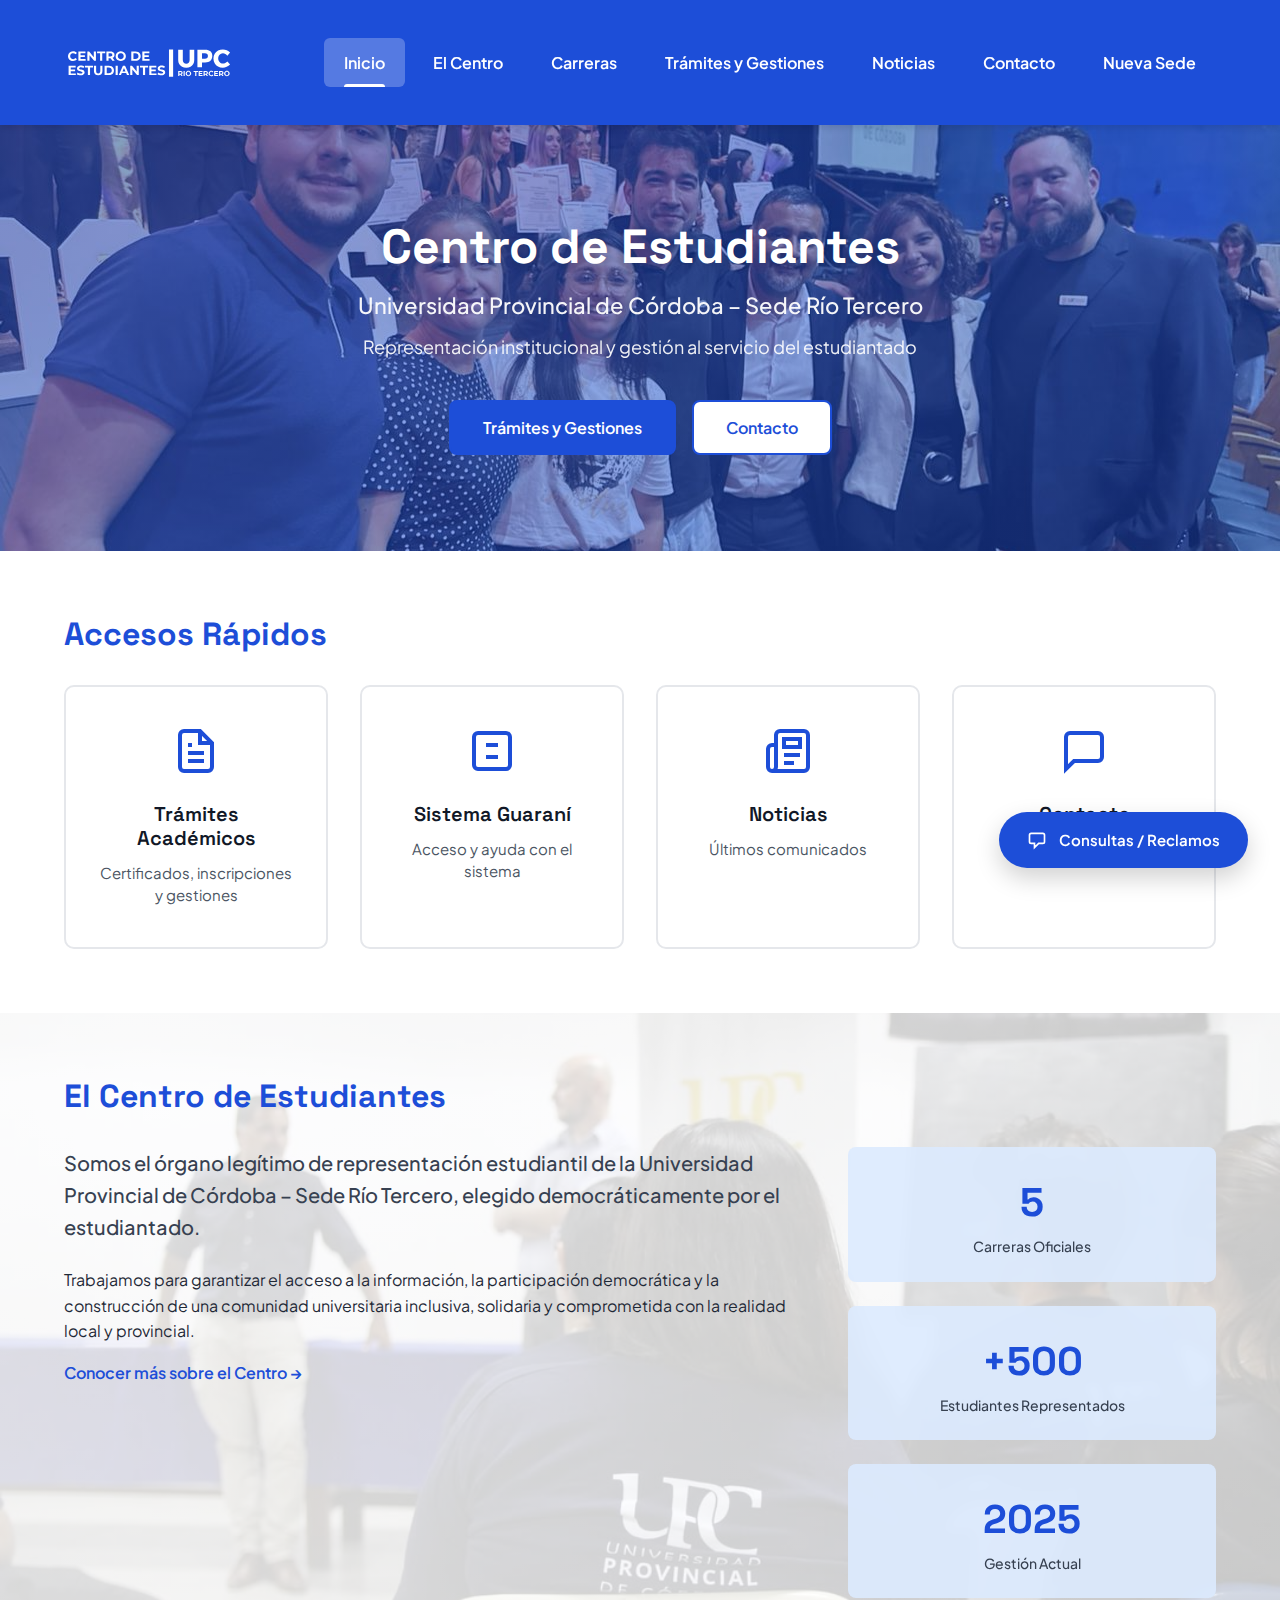
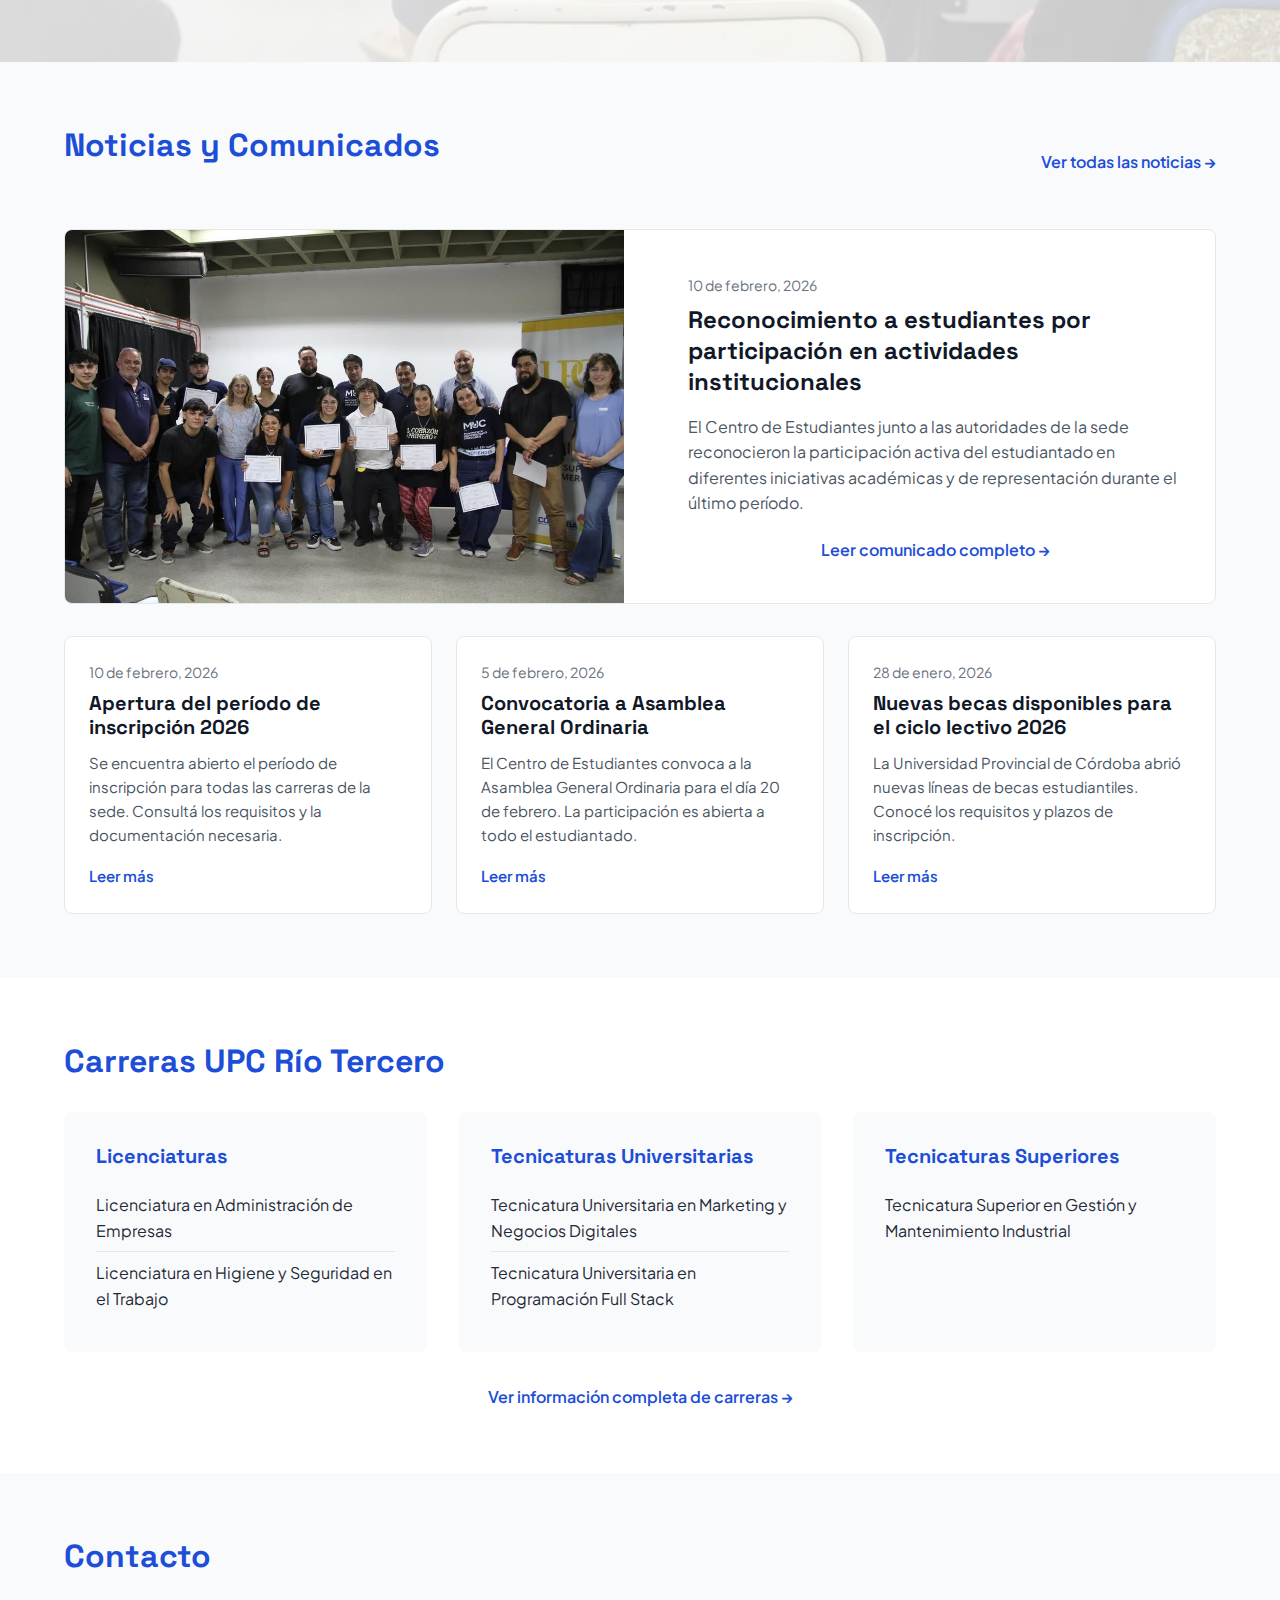
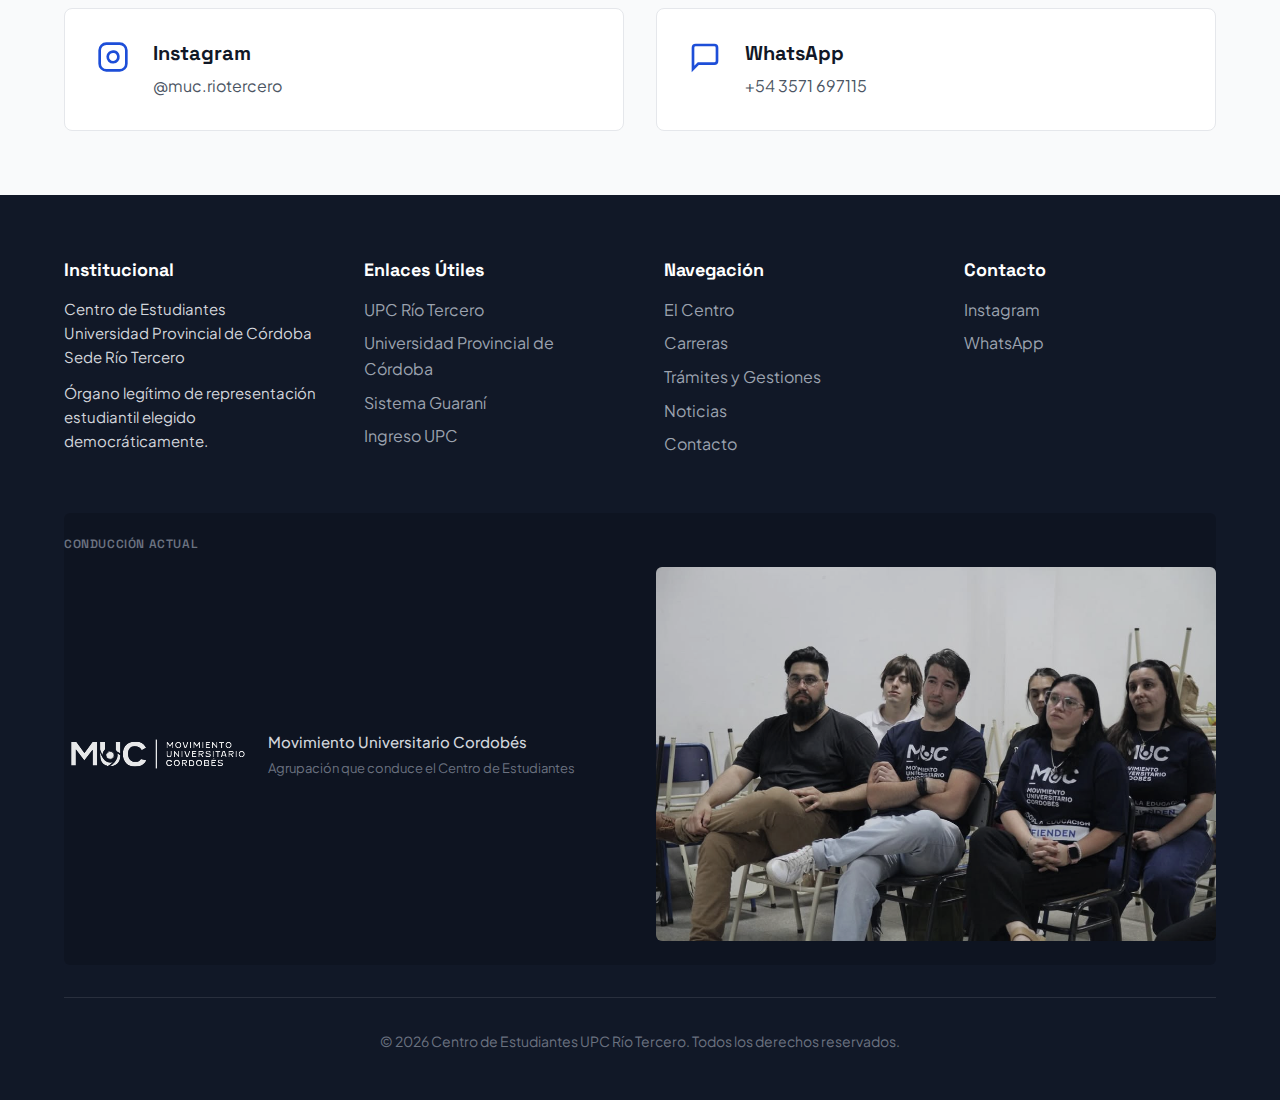
<file: index.html>
<!DOCTYPE html>
<html lang="es">
<head>
    <meta charset="UTF-8">
    <meta name="viewport" content="width=device-width, initial-scale=1.0">
    <meta name="description" content="Centro de Estudiantes de la Universidad Provincial de Córdoba - Sede Río Tercero. Representación institucional y gestión al servicio del estudiantado.">
    <title>Centro de Estudiantes UPC Río Tercero - Inicio</title>
    <link rel="preconnect" href="https://fonts.googleapis.com">
    <link rel="preconnect" href="https://fonts.gstatic.com" crossorigin>
    <link href="https://fonts.googleapis.com/css2?family=Plus+Jakarta+Sans:wght@400;500;600;700;800&family=Space+Grotesk:wght@600;700&display=swap" rel="stylesheet">
    <link rel="stylesheet" href="css/styles.css">
</head>
<body>
    <!-- Header Corregido -->
    <header class="site-header">
        <div class="container">
            <div class="header-content">
                <!-- Logo -->
                <div class="logo-container">
                    <a href="index.html">
                        <img src="images/logo-centro-estudiantes.svg" alt="Centro de Estudiantes UPC Río Tercero" class="logo-principal">
                    </a>
                </div>
                
                <!-- Mobile Menu Toggle -->
                <button class="mobile-menu-toggle" aria-label="Abrir menú de navegación" aria-expanded="false">
                    <span class="hamburger"></span>
                </button>

                <!-- Navegación Principal -->
                <nav class="main-nav" aria-label="Navegación principal">
                    <ul class="nav-list">
                        <li><a href="index.html" class="nav-link active" aria-current="page">Inicio</a></li>
                        <li><a href="el-centro.html" class="nav-link">El Centro</a></li>
                        <li><a href="carreras.html" class="nav-link">Carreras</a></li>
                        <li><a href="tramites.html" class="nav-link">Trámites y Gestiones</a></li>
                        <li><a href="noticias.html" class="nav-link">Noticias</a></li>
                        <li><a href="contacto.html" class="nav-link">Contacto</a></li>
                        <!-- CTA Nueva Sede -->
                        <li><a href="nueva-sede.html" class="nav-link">Nueva Sede</a></li>
                    </ul>
                </nav>
            </div>
        </div>
    </header>

    <!-- Main Content -->
    <main>
        <!-- Hero Section -->
        <section class="hero hero-with-image">
            <div class="hero-overlay"></div>
            <div class="container">
                <div class="hero-content">
                    <h1 class="hero-title">Centro de Estudiantes</h1>
                    <p class="hero-subtitle">Universidad Provincial de Córdoba – Sede Río Tercero</p>
                    <p class="hero-description">Representación institucional y gestión al servicio del estudiantado</p>
                    <div class="hero-actions">
                        <a href="tramites.html" class="btn btn-primary">Trámites y Gestiones</a>
                        <a href="contacto.html" class="btn btn-secondary">Contacto</a>
                    </div>
                </div>
            </div>
        </section>

        <!-- Accesos Rápidos -->
        <section class="quick-access">
            <div class="container">
                <h2 class="section-title">Accesos Rápidos</h2>
                <div class="quick-access-grid">
                    <a href="tramites.html#academicos" class="access-card">
                        <div class="access-icon">
                            <svg width="48" height="48" viewBox="0 0 24 24" fill="none" stroke="currentColor" stroke-width="2">
                                <path d="M14 2H6a2 2 0 0 0-2 2v16a2 2 0 0 0 2 2h12a2 2 0 0 0 2-2V8z"/>
                                <polyline points="14 2 14 8 20 8"/>
                                <line x1="16" y1="13" x2="8" y2="13"/>
                                <line x1="16" y1="17" x2="8" y2="17"/>
                                <polyline points="10 9 9 9 8 9"/>
                            </svg>
                        </div>
                        <h3 class="access-title">Trámites Académicos</h3>
                        <p class="access-description">Certificados, inscripciones y gestiones</p>
                    </a>

                    <a href="tramites.html#guarani" class="access-card">
                        <div class="access-icon">
                            <svg width="48" height="48" viewBox="0 0 24 24" fill="none" stroke="currentColor" stroke-width="2">
                                <rect x="3" y="3" width="18" height="18" rx="2" ry="2"/>
                                <line x1="9" y1="9" x2="15" y2="9"/>
                                <line x1="9" y1="15" x2="15" y2="15"/>
                            </svg>
                        </div>
                        <h3 class="access-title">Sistema Guaraní</h3>
                        <p class="access-description">Acceso y ayuda con el sistema</p>
                    </a>

                    <a href="noticias.html" class="access-card">
                        <div class="access-icon">
                            <svg width="48" height="48" viewBox="0 0 24 24" fill="none" stroke="currentColor" stroke-width="2">
                                <path d="M4 22h16a2 2 0 0 0 2-2V4a2 2 0 0 0-2-2H8a2 2 0 0 0-2 2v16a2 2 0 0 1-2 2Zm0 0a2 2 0 0 1-2-2v-9c0-1.1.9-2 2-2h2"/>
                                <path d="M18 14h-8"/>
                                <path d="M15 18h-5"/>
                                <path d="M10 6h8v4h-8V6Z"/>
                            </svg>
                        </div>
                        <h3 class="access-title">Noticias</h3>
                        <p class="access-description">Últimos comunicados</p>
                    </a>

                    <a href="contacto.html" class="access-card">
                        <div class="access-icon">
                            <svg width="48" height="48" viewBox="0 0 24 24" fill="none" stroke="currentColor" stroke-width="2">
                                <path d="M21 15a2 2 0 0 1-2 2H7l-4 4V5a2 2 0 0 1 2-2h14a2 2 0 0 1 2 2z"/>
                            </svg>
                        </div>
                        <h3 class="access-title">Contacto</h3>
                        <p class="access-description">Canales oficiales</p>
                    </a>
                </div>
            </div>
        </section>

        <!-- Quiénes Somos (Resumen) -->
        <section class="about-summary about-with-image">
            <div class="about-background-overlay"></div>
            <div class="container">
                <h2 class="section-title">El Centro de Estudiantes</h2>
                <div class="about-content">
                    <div class="about-text">
                        <p class="lead">
                            Somos el órgano legítimo de representación estudiantil de la Universidad Provincial de Córdoba – Sede Río Tercero, 
                            elegido democráticamente por el estudiantado.
                        </p>
                        <p>
                            Trabajamos para garantizar el acceso a la información, la participación democrática y la construcción 
                            de una comunidad universitaria inclusiva, solidaria y comprometida con la realidad local y provincial.
                        </p>
                        <a href="el-centro.html" class="btn btn-text">Conocer más sobre el Centro →</a>
                    </div>
                    <div class="about-data">
                        <div class="data-item">
                            <strong class="data-number">5</strong>
                            <span class="data-label">Carreras Oficiales</span>
                        </div>
                        <div class="data-item">
                            <strong class="data-number">+500</strong>
                            <span class="data-label">Estudiantes Representados</span>
                        </div>
                        <div class="data-item">
                            <strong class="data-number">2025</strong>
                            <span class="data-label">Gestión Actual</span>
                        </div>
                    </div>
                </div>
            </div>
        </section>

        <!-- Últimas Noticias -->
        <section class="latest-news">
            <div class="container">
                <div class="section-header">
                    <h2 class="section-title">Noticias y Comunicados</h2>
                    <a href="noticias.html" class="btn btn-text">Ver todas las noticias →</a>
                </div>
                
                <!-- Noticia Destacada con Imagen -->
                <article class="news-featured">
                    <div class="news-featured-image">
                        <img src="images/entrega-certificados.jpg" alt="Entrega de certificados de participación estudiantil">
                    </div>
                    <div class="news-featured-content">
                        <time class="news-date" datetime="2026-02-10">10 de febrero, 2026</time>
                        <h3 class="news-title-large">Reconocimiento a estudiantes por participación en actividades institucionales</h3>
                        <p class="news-excerpt-large">
                            El Centro de Estudiantes junto a las autoridades de la sede reconocieron la participación activa 
                            del estudiantado en diferentes iniciativas académicas y de representación durante el último período.
                        </p>
                        <a href="noticias.html#noticia-1" class="btn btn-text">Leer comunicado completo →</a>
                    </div>
                </article>

                <div class="news-grid">
                    <article class="news-card">
                        <time class="news-date" datetime="2026-02-10">10 de febrero, 2026</time>
                        <h3 class="news-title">Apertura del período de inscripción 2026</h3>
                        <p class="news-excerpt">
                            Se encuentra abierto el período de inscripción para todas las carreras de la sede. 
                            Consultá los requisitos y la documentación necesaria.
                        </p>
                        <a href="noticias.html#noticia-2" class="news-link">Leer más</a>
                    </article>

                    <article class="news-card">
                        <time class="news-date" datetime="2026-02-05">5 de febrero, 2026</time>
                        <h3 class="news-title">Convocatoria a Asamblea General Ordinaria</h3>
                        <p class="news-excerpt">
                            El Centro de Estudiantes convoca a la Asamblea General Ordinaria para el día 20 de febrero. 
                            La participación es abierta a todo el estudiantado.
                        </p>
                        <a href="noticias.html#noticia-3" class="news-link">Leer más</a>
                    </article>

                    <article class="news-card">
                        <time class="news-date" datetime="2026-01-28">28 de enero, 2026</time>
                        <h3 class="news-title">Nuevas becas disponibles para el ciclo lectivo 2026</h3>
                        <p class="news-excerpt">
                            La Universidad Provincial de Córdoba abrió nuevas líneas de becas estudiantiles. 
                            Conocé los requisitos y plazos de inscripción.
                        </p>
                        <a href="noticias.html#noticia-4" class="news-link">Leer más</a>
                    </article>
                </div>
            </div>
        </section>

        <!-- Carreras Overview -->
        <section class="careers-section">
            <div class="container">
                <h2 class="section-title">Carreras UPC Río Tercero</h2>
                <div class="careers-overview">
                    <div class="career-category">
                        <h3 class="category-title">Licenciaturas</h3>
                        <ul class="career-list">
                            <li>Licenciatura en Administración de Empresas</li>
                            <li>Licenciatura en Higiene y Seguridad en el Trabajo</li>
                        </ul>
                    </div>
                    <div class="career-category">
                        <h3 class="category-title">Tecnicaturas Universitarias</h3>
                        <ul class="career-list">
                            <li>Tecnicatura Universitaria en Marketing y Negocios Digitales</li>
                            <li>Tecnicatura Universitaria en Programación Full Stack</li>
                        </ul>
                    </div>
                    <div class="career-category">
                        <h3 class="category-title">Tecnicaturas Superiores</h3>
                        <ul class="career-list">
                            <li>Tecnicatura Superior en Gestión y Mantenimiento Industrial</li>
                        </ul>
                    </div>
                </div>
                <div style="text-align: center; margin-top: 2rem;">
                    <a href="carreras.html" class="btn btn-text">Ver información completa de carreras →</a>
                </div>
            </div>
        </section>

        <!-- Contacto Summary -->
        <section class="contact-summary">
            <div class="container">
                <h2 class="section-title">Contacto</h2>
                <div class="contact-grid">
                    <a href="https://www.instagram.com/muc.riotercero" target="_blank" rel="noopener noreferrer" class="contact-card">
                        <div class="contact-icon">
                            <svg width="32" height="32" viewBox="0 0 24 24" fill="none" stroke="currentColor" stroke-width="2">
                                <rect x="2" y="2" width="20" height="20" rx="5" ry="5"/>
                                <path d="M16 11.37A4 4 0 1 1 12.63 8 4 4 0 0 1 16 11.37z"/>
                                <line x1="17.5" y1="6.5" x2="17.51" y2="6.5"/>
                            </svg>
                        </div>
                        <div class="contact-info">
                            <h3 class="contact-method">Instagram</h3>
                            <p class="contact-detail">@muc.riotercero</p>
                        </div>
                    </a>

                    <a href="https://wa.me/543571697115" target="_blank" rel="noopener noreferrer" class="contact-card">
                        <div class="contact-icon">
                            <svg width="32" height="32" viewBox="0 0 24 24" fill="none" stroke="currentColor" stroke-width="2">
                                <path d="M21 15a2 2 0 0 1-2 2H7l-4 4V5a2 2 0 0 1 2-2h14a2 2 0 0 1 2 2z"/>
                            </svg>
                        </div>
                        <div class="contact-info">
                            <h3 class="contact-method">WhatsApp</h3>
                            <p class="contact-detail">+54 3571 697115</p>
                        </div>
                    </a>
                </div>
            </div>
        </section>
    </main>

    <!-- Footer -->
    <footer class="site-footer">
        <div class="container">
            <div class="footer-content">
                <div class="footer-section">
                    <h3 class="footer-title">Institucional</h3>
                    <p class="footer-text">
                        Centro de Estudiantes<br>
                        Universidad Provincial de Córdoba<br>
                        Sede Río Tercero
                    </p>
                    <p class="footer-text">
                        Órgano legítimo de representación estudiantil elegido democráticamente.
                    </p>
                </div>

                <div class="footer-section">
                    <h3 class="footer-title">Enlaces Útiles</h3>
                    <ul class="footer-links">
                        <li><a href="https://www.upc.edu.ar/sede-rio-tercero/" target="_blank" rel="noopener noreferrer">UPC Río Tercero</a></li>
                        <li><a href="https://www.upc.edu.ar/" target="_blank" rel="noopener noreferrer">Universidad Provincial de Córdoba</a></li>
                        <li><a href="https://upc.psi.unc.edu.ar/autogestion/" target="_blank" rel="noopener noreferrer">Sistema Guaraní</a></li>
                        <li><a href="https://ingreso.upc.edu.ar/" target="_blank" rel="noopener noreferrer">Ingreso UPC</a></li>
                    </ul>
                </div>

                <div class="footer-section">
                    <h3 class="footer-title">Navegación</h3>
                    <ul class="footer-links">
                        <li><a href="el-centro.html">El Centro</a></li>
                        <li><a href="carreras.html">Carreras</a></li>
                        <li><a href="tramites.html">Trámites y Gestiones</a></li>
                        <li><a href="noticias.html">Noticias</a></li>
                        <li><a href="contacto.html">Contacto</a></li>
                    </ul>
                </div>

                <div class="footer-section">
                    <h3 class="footer-title">Contacto</h3>
                    <ul class="footer-links">
                        <li><a href="https://www.instagram.com/muc.riotercero" target="_blank" rel="noopener noreferrer">Instagram</a></li>
                        <li><a href="https://wa.me/543571697115" target="_blank" rel="noopener noreferrer">WhatsApp</a></li>
                    </ul>
                </div>
            </div>

            <div class="footer-governance">
                <div class="governance-content">
                    <h4 class="governance-label">Conducción Actual</h4>
                    <div class="governance-main">
                        <div class="governance-info">
                            <img src="images/logo-muc.svg" alt="MUC" class="logo-conduccion">
                            <div class="governance-text">
                                <p class="governance-name">Movimiento Universitario Cordobés</p>
                                <p class="governance-description">Agrupación que conduce el Centro de Estudiantes</p>
                            </div>
                        </div>
                        <div class="governance-photo">
                            <img src="images/integrantes-conduccion.jpg" alt="Integrantes de la conducción del Centro de Estudiantes">
                        </div>
                    </div>
                </div>
            </div>

            <div class="footer-bottom">
                <p>&copy; 2026 Centro de Estudiantes UPC Río Tercero. Todos los derechos reservados.</p>
            </div>
        </div>
    </footer>

    <!-- Botón Flotante de Consultas/Reclamos -->
    <a href="reclamos.html" class="floating-button">
        <svg fill="none" stroke="currentColor" stroke-width="2" viewBox="0 0 24 24">
            <path d="M8 10h.01M12 10h.01M16 10h.01M9 16H5a2 2 0 01-2-2V6a2 2 0 012-2h14a2 2 0 012 2v8a2 2 0 01-2 2h-5l-5 5v-5z"/>
        </svg>
        <span>Consultas / Reclamos</span>
    </a>

    <script src="js/main.js"></script>
</body>
</html>
</file>
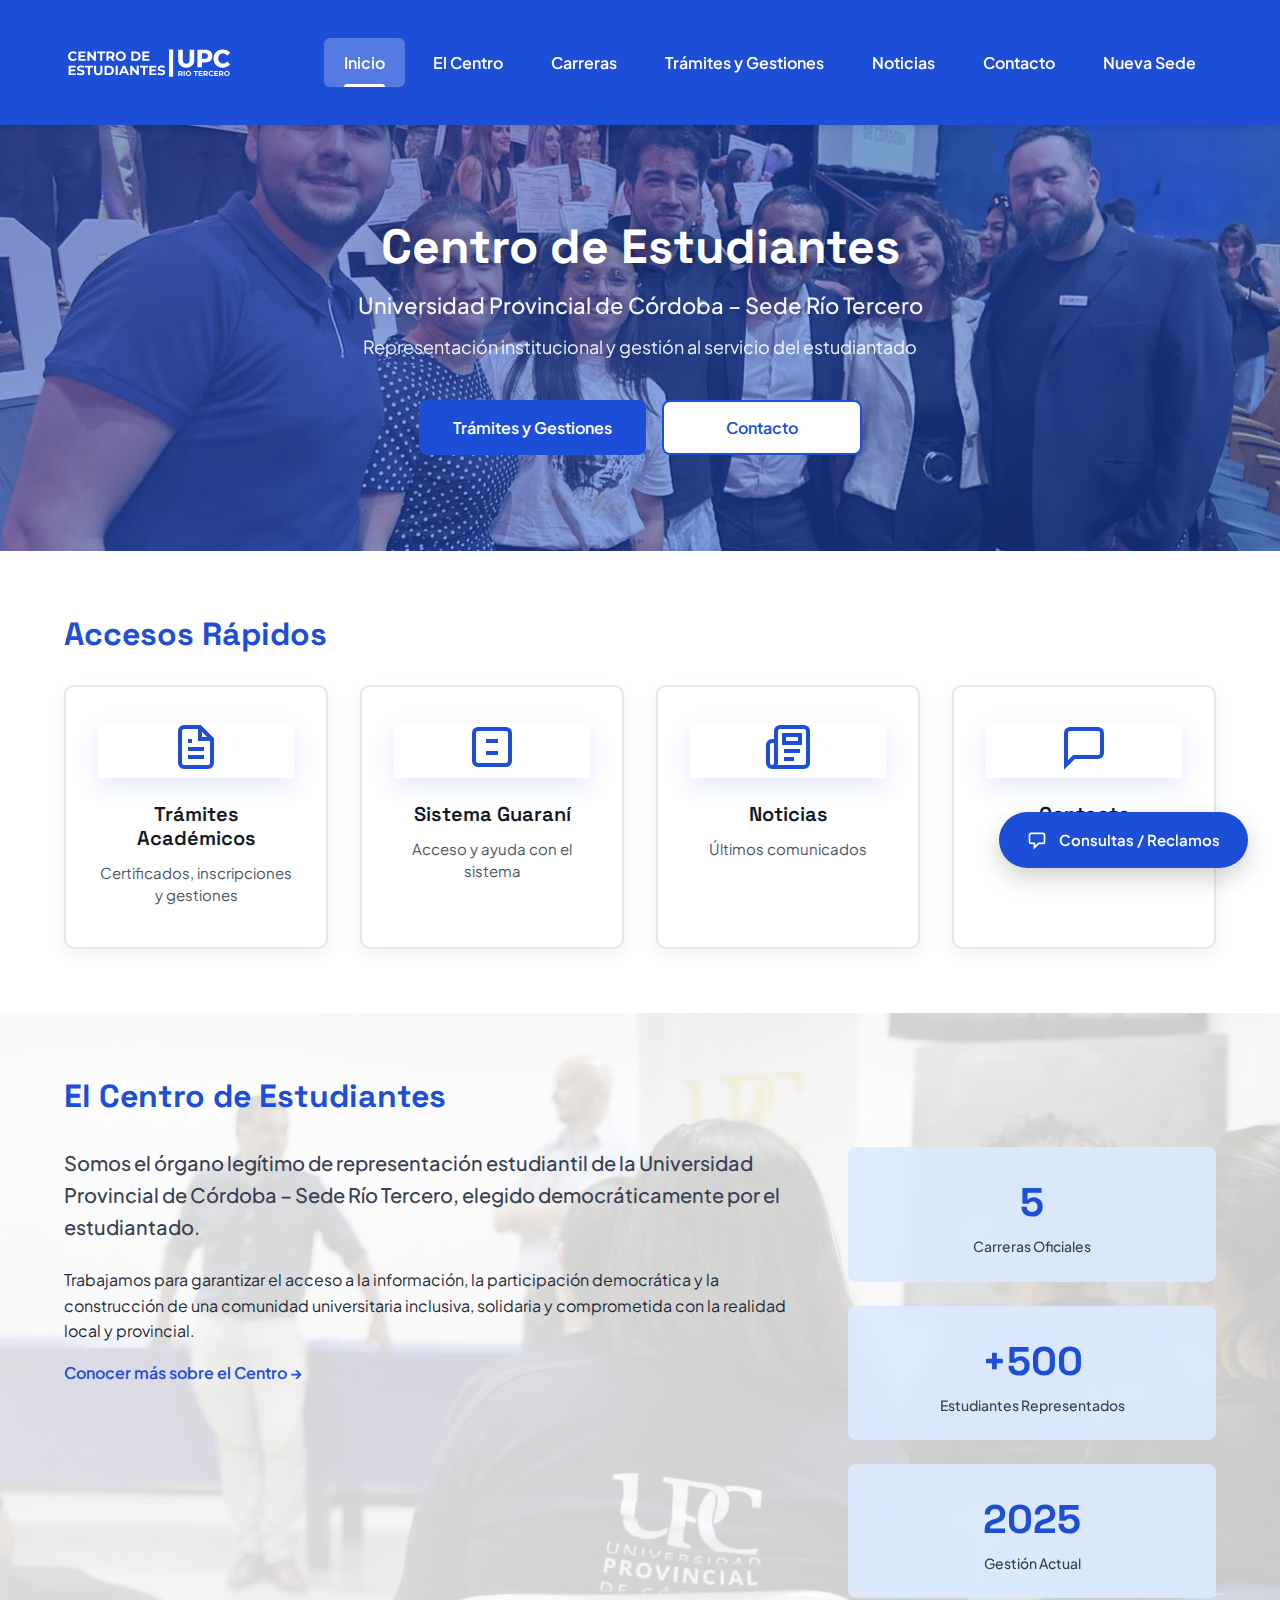
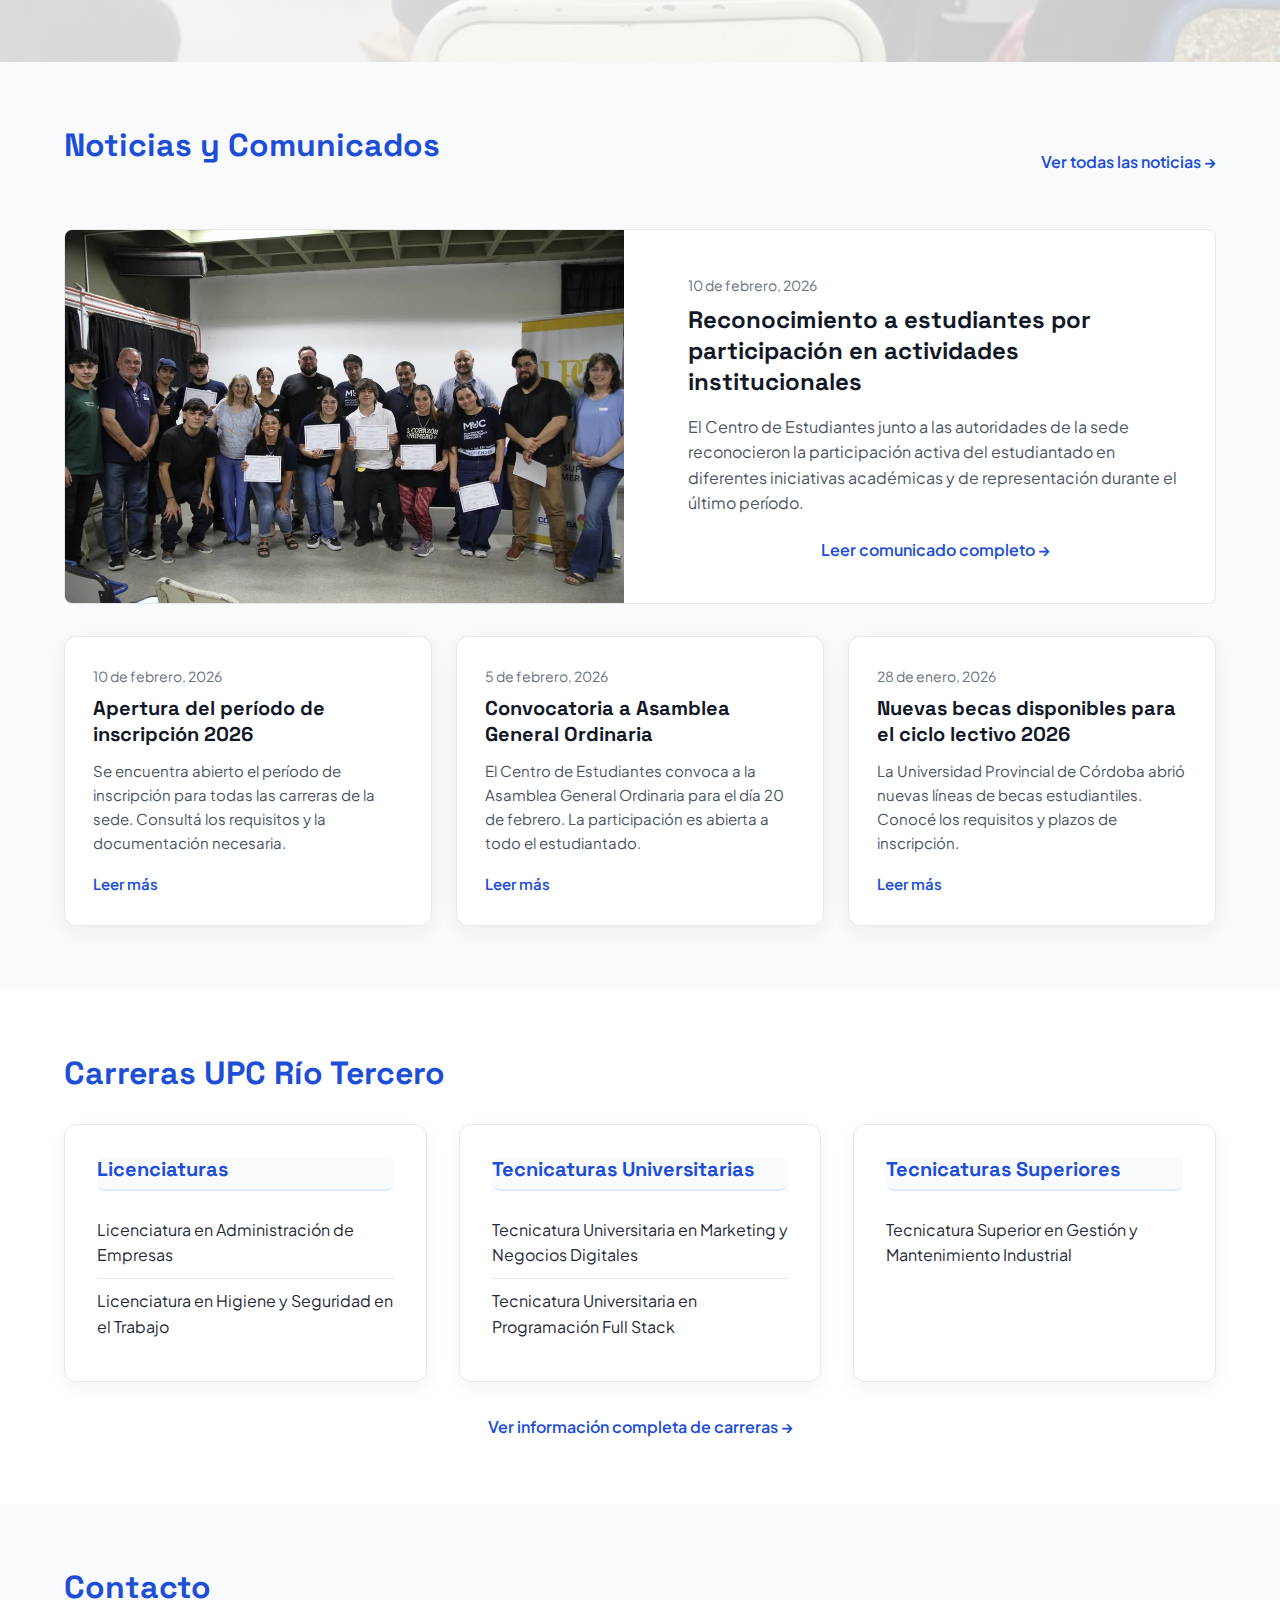
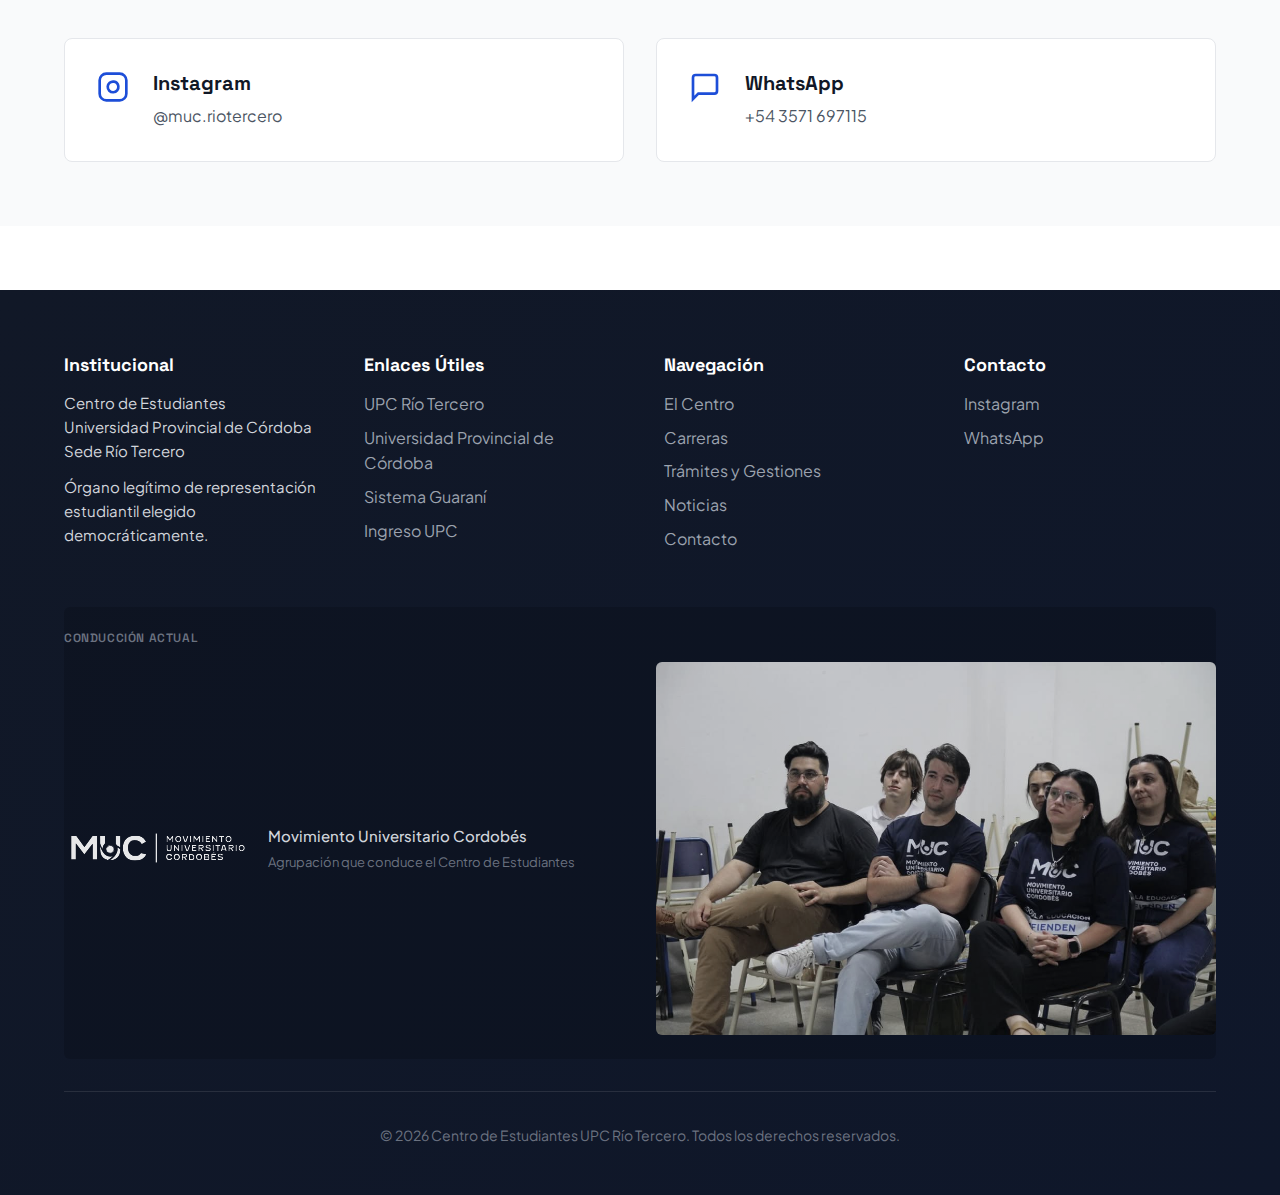
<file: CENTRO-ESTUDIANTES-UPC-SEDE-RIO-TERCERO-main/index.html>
<!DOCTYPE html>
<html lang="es">
<head>
    <meta charset="UTF-8">
    <meta name="viewport" content="width=device-width, initial-scale=1.0">
    <meta name="description" content="Centro de Estudiantes de la Universidad Provincial de Córdoba - Sede Río Tercero. Representación institucional y gestión al servicio del estudiantado.">
    <title>Centro de Estudiantes UPC Río Tercero - Inicio</title>
    <link rel="preconnect" href="https://fonts.googleapis.com">
    <link rel="preconnect" href="https://fonts.gstatic.com" crossorigin>
    <link href="https://fonts.googleapis.com/css2?family=Plus+Jakarta+Sans:wght@400;500;600;700;800&family=Space+Grotesk:wght@600;700&display=swap" rel="stylesheet">
    <link rel="stylesheet" href="css/styles.css">
</head>
<body>
    <!-- Header Corregido -->
    <header class="site-header">
        <div class="container">
            <div class="header-content">
                <!-- Logo -->
                <div class="logo-container">
                    <a href="index.html">
                        <img src="images/logo-centro-estudiantes.svg" alt="Centro de Estudiantes UPC Río Tercero" class="logo-principal">
                    </a>
                </div>
                
                <!-- Mobile Menu Toggle -->
                <button class="mobile-menu-toggle" aria-expanded="false">
                    <span></span>
                    <span></span>
                    <span></span>
                </button>

                <!-- Navegación Principal -->
                <nav class="main-nav" aria-label="Navegación principal">
                    <ul class="nav-list">
                        <li><a href="index.html" class="nav-link active" aria-current="page">Inicio</a></li>
                        <li><a href="el-centro.html" class="nav-link">El Centro</a></li>
                        <li><a href="carreras.html" class="nav-link">Carreras</a></li>
                        <li><a href="tramites.html" class="nav-link">Trámites y Gestiones</a></li>
                        <li><a href="noticias.html" class="nav-link">Noticias</a></li>
                        <li><a href="contacto.html" class="nav-link">Contacto</a></li>
                        <!-- CTA Nueva Sede -->
                        <li><a href="nueva-sede.html" class="nav-link">Nueva Sede</a></li>
                    </ul>
                </nav>
            </div>
        </div>
    </header>

    <!-- Main Content -->
    <main>
        <!-- Hero Section -->
        <section class="hero hero-with-image">
            <div class="hero-overlay"></div>
            <div class="container">
                <div class="hero-content">
                    <h1 class="hero-title">Centro de Estudiantes</h1>
                    <p class="hero-subtitle">Universidad Provincial de Córdoba – Sede Río Tercero</p>
                    <p class="hero-description">Representación institucional y gestión al servicio del estudiantado</p>
                    <div class="hero-actions">
                        <a href="tramites.html" class="btn btn-primary">Trámites y Gestiones</a>
                        <a href="contacto.html" class="btn btn-secondary">Contacto</a>
                    </div>
                </div>
            </div>
        </section>

        <!-- Accesos Rápidos -->
        <section class="quick-access">
            <div class="container">
                <h2 class="section-title">Accesos Rápidos</h2>
                <div class="quick-access-grid">
                    <a href="tramites.html#academicos" class="access-card">
                        <div class="access-icon">
                            <svg width="48" height="48" viewBox="0 0 24 24" fill="none" stroke="currentColor" stroke-width="2">
                                <path d="M14 2H6a2 2 0 0 0-2 2v16a2 2 0 0 0 2 2h12a2 2 0 0 0 2-2V8z"/>
                                <polyline points="14 2 14 8 20 8"/>
                                <line x1="16" y1="13" x2="8" y2="13"/>
                                <line x1="16" y1="17" x2="8" y2="17"/>
                                <polyline points="10 9 9 9 8 9"/>
                            </svg>
                        </div>
                        <h3 class="access-title">Trámites Académicos</h3>
                        <p class="access-description">Certificados, inscripciones y gestiones</p>
                    </a>

                    <a href="tramites.html#guarani" class="access-card">
                        <div class="access-icon">
                            <svg width="48" height="48" viewBox="0 0 24 24" fill="none" stroke="currentColor" stroke-width="2">
                                <rect x="3" y="3" width="18" height="18" rx="2" ry="2"/>
                                <line x1="9" y1="9" x2="15" y2="9"/>
                                <line x1="9" y1="15" x2="15" y2="15"/>
                            </svg>
                        </div>
                        <h3 class="access-title">Sistema Guaraní</h3>
                        <p class="access-description">Acceso y ayuda con el sistema</p>
                    </a>

                    <a href="noticias.html" class="access-card">
                        <div class="access-icon">
                            <svg width="48" height="48" viewBox="0 0 24 24" fill="none" stroke="currentColor" stroke-width="2">
                                <path d="M4 22h16a2 2 0 0 0 2-2V4a2 2 0 0 0-2-2H8a2 2 0 0 0-2 2v16a2 2 0 0 1-2 2Zm0 0a2 2 0 0 1-2-2v-9c0-1.1.9-2 2-2h2"/>
                                <path d="M18 14h-8"/>
                                <path d="M15 18h-5"/>
                                <path d="M10 6h8v4h-8V6Z"/>
                            </svg>
                        </div>
                        <h3 class="access-title">Noticias</h3>
                        <p class="access-description">Últimos comunicados</p>
                    </a>

                    <a href="contacto.html" class="access-card">
                        <div class="access-icon">
                            <svg width="48" height="48" viewBox="0 0 24 24" fill="none" stroke="currentColor" stroke-width="2">
                                <path d="M21 15a2 2 0 0 1-2 2H7l-4 4V5a2 2 0 0 1 2-2h14a2 2 0 0 1 2 2z"/>
                            </svg>
                        </div>
                        <h3 class="access-title">Contacto</h3>
                        <p class="access-description">Canales oficiales</p>
                    </a>
                </div>
            </div>
        </section>

        <!-- Quiénes Somos (Resumen) -->
        <section class="about-summary about-with-image">
            <div class="about-background-overlay"></div>
            <div class="container">
                <h2 class="section-title">El Centro de Estudiantes</h2>
                <div class="about-content">
                    <div class="about-text">
                        <p class="lead">
                            Somos el órgano legítimo de representación estudiantil de la Universidad Provincial de Córdoba – Sede Río Tercero, 
                            elegido democráticamente por el estudiantado.
                        </p>
                        <p>
                            Trabajamos para garantizar el acceso a la información, la participación democrática y la construcción 
                            de una comunidad universitaria inclusiva, solidaria y comprometida con la realidad local y provincial.
                        </p>
                        <a href="el-centro.html" class="btn btn-text">Conocer más sobre el Centro →</a>
                    </div>
                    <div class="about-data">
                        <div class="data-item">
                            <strong class="data-number">5</strong>
                            <span class="data-label">Carreras Oficiales</span>
                        </div>
                        <div class="data-item">
                            <strong class="data-number">+500</strong>
                            <span class="data-label">Estudiantes Representados</span>
                        </div>
                        <div class="data-item">
                            <strong class="data-number">2025</strong>
                            <span class="data-label">Gestión Actual</span>
                        </div>
                    </div>
                </div>
            </div>
        </section>

        <!-- Últimas Noticias -->
        <section class="latest-news">
            <div class="container">
                <div class="section-header">
                    <h2 class="section-title">Noticias y Comunicados</h2>
                    <a href="noticias.html" class="btn btn-text">Ver todas las noticias →</a>
                </div>
                
                <!-- Noticia Destacada con Imagen -->
                <article class="news-featured">
                    <div class="news-featured-image">
                        <img src="images/entrega-certificados.jpg" alt="Entrega de certificados de participación estudiantil">
                    </div>
                    <div class="news-featured-content">
                        <time class="news-date" datetime="2026-02-10">10 de febrero, 2026</time>
                        <h3 class="news-title-large">Reconocimiento a estudiantes por participación en actividades institucionales</h3>
                        <p class="news-excerpt-large">
                            El Centro de Estudiantes junto a las autoridades de la sede reconocieron la participación activa 
                            del estudiantado en diferentes iniciativas académicas y de representación durante el último período.
                        </p>
                        <a href="noticias.html#noticia-1" class="btn btn-text">Leer comunicado completo →</a>
                    </div>
                </article>

                <div class="news-grid">
                    <article class="news-card">
                        <time class="news-date" datetime="2026-02-10">10 de febrero, 2026</time>
                        <h3 class="news-title">Apertura del período de inscripción 2026</h3>
                        <p class="news-excerpt">
                            Se encuentra abierto el período de inscripción para todas las carreras de la sede. 
                            Consultá los requisitos y la documentación necesaria.
                        </p>
                        <a href="noticias.html#noticia-2" class="news-link">Leer más</a>
                    </article>

                    <article class="news-card">
                        <time class="news-date" datetime="2026-02-05">5 de febrero, 2026</time>
                        <h3 class="news-title">Convocatoria a Asamblea General Ordinaria</h3>
                        <p class="news-excerpt">
                            El Centro de Estudiantes convoca a la Asamblea General Ordinaria para el día 20 de febrero. 
                            La participación es abierta a todo el estudiantado.
                        </p>
                        <a href="noticias.html#noticia-3" class="news-link">Leer más</a>
                    </article>

                    <article class="news-card">
                        <time class="news-date" datetime="2026-01-28">28 de enero, 2026</time>
                        <h3 class="news-title">Nuevas becas disponibles para el ciclo lectivo 2026</h3>
                        <p class="news-excerpt">
                            La Universidad Provincial de Córdoba abrió nuevas líneas de becas estudiantiles. 
                            Conocé los requisitos y plazos de inscripción.
                        </p>
                        <a href="noticias.html#noticia-4" class="news-link">Leer más</a>
                    </article>
                </div>
            </div>
        </section>

        <!-- Carreras Overview -->
        <section class="careers-section">
            <div class="container">
                <h2 class="section-title">Carreras UPC Río Tercero</h2>
                <div class="careers-overview">
                    <div class="career-category">
                        <h3 class="category-title">Licenciaturas</h3>
                        <ul class="career-list">
                            <li>Licenciatura en Administración de Empresas</li>
                            <li>Licenciatura en Higiene y Seguridad en el Trabajo</li>
                        </ul>
                    </div>
                    <div class="career-category">
                        <h3 class="category-title">Tecnicaturas Universitarias</h3>
                        <ul class="career-list">
                            <li>Tecnicatura Universitaria en Marketing y Negocios Digitales</li>
                            <li>Tecnicatura Universitaria en Programación Full Stack</li>
                        </ul>
                    </div>
                    <div class="career-category">
                        <h3 class="category-title">Tecnicaturas Superiores</h3>
                        <ul class="career-list">
                            <li>Tecnicatura Superior en Gestión y Mantenimiento Industrial</li>
                        </ul>
                    </div>
                </div>
                <div style="text-align: center; margin-top: 2rem;">
                    <a href="carreras.html" class="btn btn-text">Ver información completa de carreras →</a>
                </div>
            </div>
        </section>

        <!-- Contacto Summary -->
        <section class="contact-summary">
            <div class="container">
                <h2 class="section-title">Contacto</h2>
                <div class="contact-grid">
                    <a href="https://www.instagram.com/muc.riotercero" target="_blank" rel="noopener noreferrer" class="contact-card">
                        <div class="contact-icon">
                            <svg width="32" height="32" viewBox="0 0 24 24" fill="none" stroke="currentColor" stroke-width="2">
                                <rect x="2" y="2" width="20" height="20" rx="5" ry="5"/>
                                <path d="M16 11.37A4 4 0 1 1 12.63 8 4 4 0 0 1 16 11.37z"/>
                                <line x1="17.5" y1="6.5" x2="17.51" y2="6.5"/>
                            </svg>
                        </div>
                        <div class="contact-info">
                            <h3 class="contact-method">Instagram</h3>
                            <p class="contact-detail">@muc.riotercero</p>
                        </div>
                    </a>

                    <a href="https://wa.me/543571697115" target="_blank" rel="noopener noreferrer" class="contact-card">
                        <div class="contact-icon">
                            <svg width="32" height="32" viewBox="0 0 24 24" fill="none" stroke="currentColor" stroke-width="2">
                                <path d="M21 15a2 2 0 0 1-2 2H7l-4 4V5a2 2 0 0 1 2-2h14a2 2 0 0 1 2 2z"/>
                            </svg>
                        </div>
                        <div class="contact-info">
                            <h3 class="contact-method">WhatsApp</h3>
                            <p class="contact-detail">+54 3571 697115</p>
                        </div>
                    </a>
                </div>
            </div>
        </section>
    </main>

    <!-- Footer -->
    <footer class="site-footer">
        <div class="container">
            <div class="footer-content">
                <div class="footer-section">
                    <h3 class="footer-title">Institucional</h3>
                    <p class="footer-text">
                        Centro de Estudiantes<br>
                        Universidad Provincial de Córdoba<br>
                        Sede Río Tercero
                    </p>
                    <p class="footer-text">
                        Órgano legítimo de representación estudiantil elegido democráticamente.
                    </p>
                </div>

                <div class="footer-section">
                    <h3 class="footer-title">Enlaces Útiles</h3>
                    <ul class="footer-links">
                        <li><a href="https://www.upc.edu.ar/sede-rio-tercero/" target="_blank" rel="noopener noreferrer">UPC Río Tercero</a></li>
                        <li><a href="https://www.upc.edu.ar/" target="_blank" rel="noopener noreferrer">Universidad Provincial de Córdoba</a></li>
                        <li><a href="https://upc.psi.unc.edu.ar/autogestion/" target="_blank" rel="noopener noreferrer">Sistema Guaraní</a></li>
                        <li><a href="https://ingreso.upc.edu.ar/" target="_blank" rel="noopener noreferrer">Ingreso UPC</a></li>
                    </ul>
                </div>

                <div class="footer-section">
                    <h3 class="footer-title">Navegación</h3>
                    <ul class="footer-links">
                        <li><a href="el-centro.html">El Centro</a></li>
                        <li><a href="carreras.html">Carreras</a></li>
                        <li><a href="tramites.html">Trámites y Gestiones</a></li>
                        <li><a href="noticias.html">Noticias</a></li>
                        <li><a href="contacto.html">Contacto</a></li>
                    </ul>
                </div>

                <div class="footer-section">
                    <h3 class="footer-title">Contacto</h3>
                    <ul class="footer-links">
                        <li><a href="https://www.instagram.com/muc.riotercero" target="_blank" rel="noopener noreferrer">Instagram</a></li>
                        <li><a href="https://wa.me/543571697115" target="_blank" rel="noopener noreferrer">WhatsApp</a></li>
                    </ul>
                </div>
            </div>

            <div class="footer-governance">
                <div class="governance-content">
                    <h4 class="governance-label">Conducción Actual</h4>
                    <div class="governance-main">
                        <div class="governance-info">
                            <img src="images/logo-muc.svg" alt="MUC" class="logo-conduccion">
                            <div class="governance-text">
                                <p class="governance-name">Movimiento Universitario Cordobés</p>
                                <p class="governance-description">Agrupación que conduce el Centro de Estudiantes</p>
                            </div>
                        </div>
                        <div class="governance-photo">
                            <img src="images/integrantes-conduccion.jpg" alt="Integrantes de la conducción del Centro de Estudiantes">
                        </div>
                    </div>
                </div>
            </div>

            <div class="footer-bottom">
                <p>&copy; 2026 Centro de Estudiantes UPC Río Tercero. Todos los derechos reservados.</p>
            </div>
        </div>
    </footer>

    <!-- Botón Flotante de Consultas/Reclamos -->
    <a href="reclamos.html" class="floating-button">
        <svg fill="none" stroke="currentColor" stroke-width="2" viewBox="0 0 24 24">
            <path d="M8 10h.01M12 10h.01M16 10h.01M9 16H5a2 2 0 01-2-2V6a2 2 0 012-2h14a2 2 0 012 2v8a2 2 0 01-2 2h-5l-5 5v-5z"/>
        </svg>
        <span>Consultas / Reclamos</span>
    </a>

    <script src="js/main.js"></script>
</body>
</html>
</file>
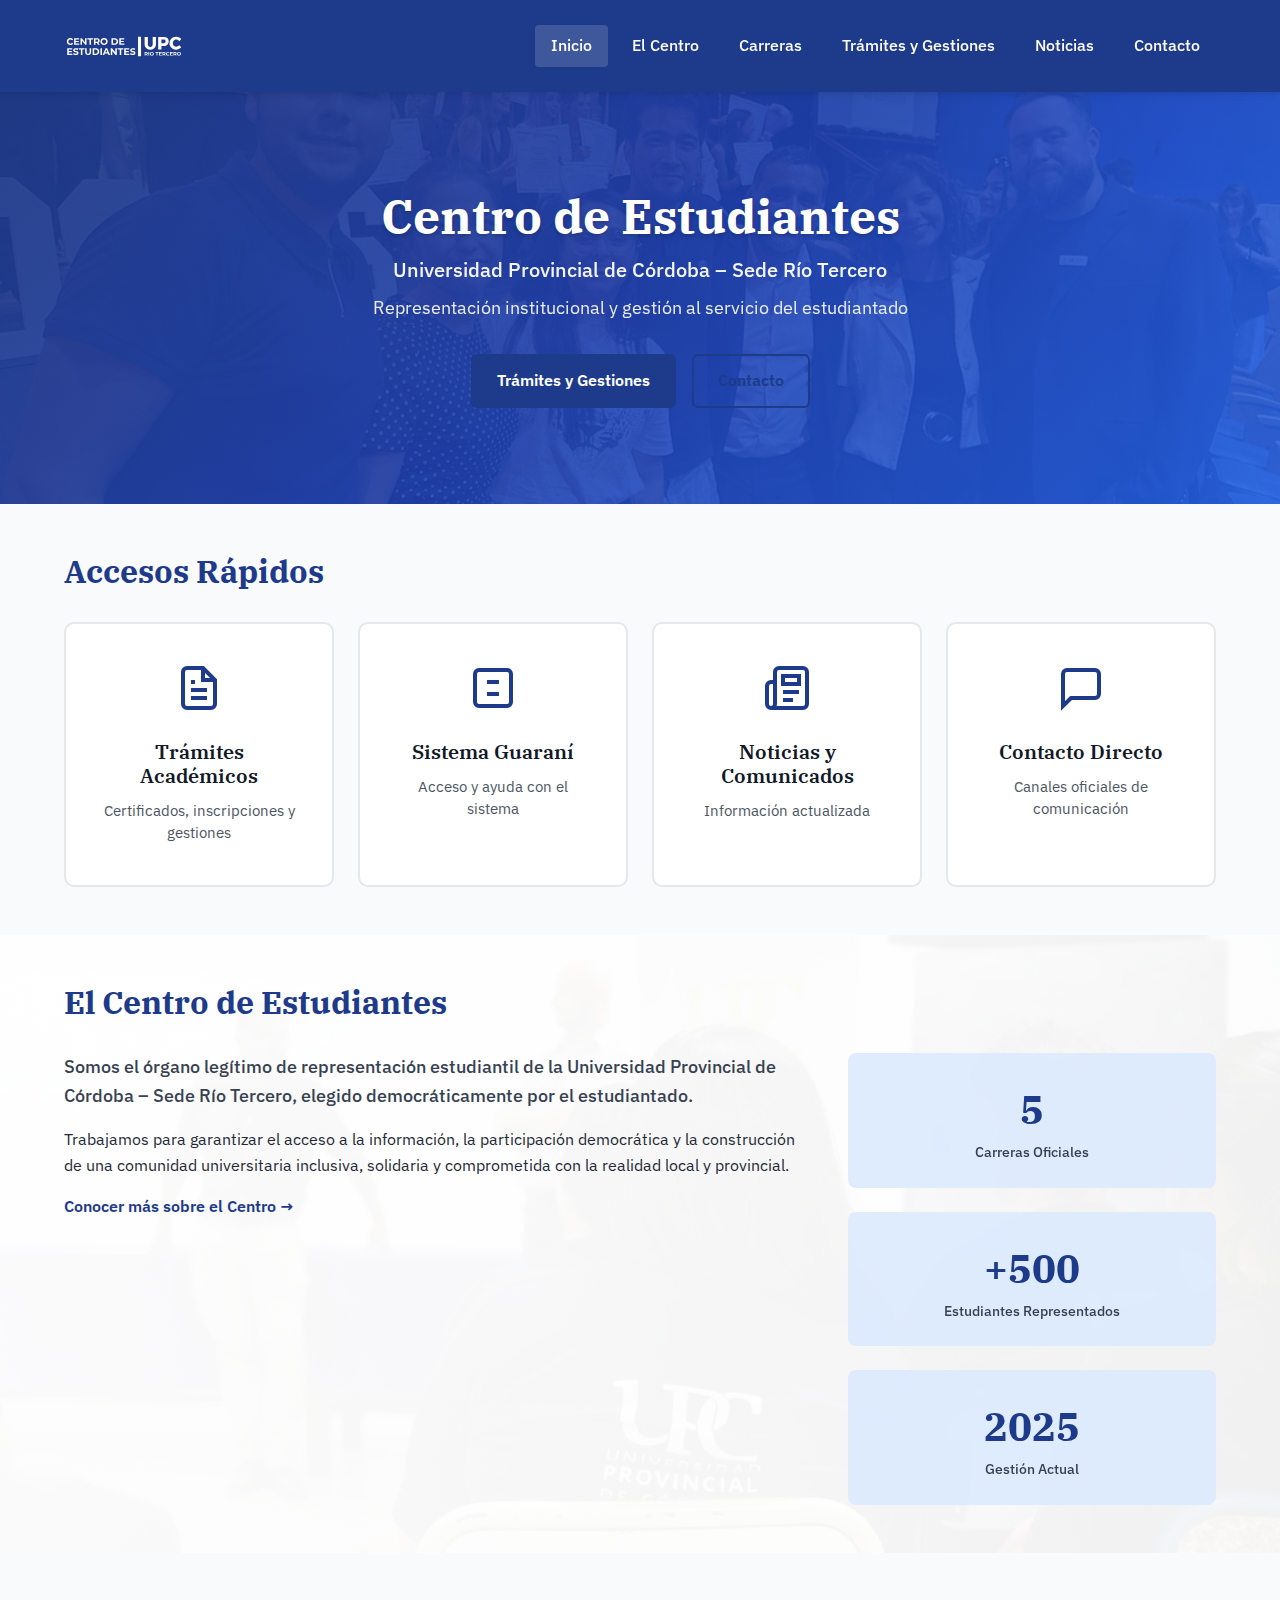
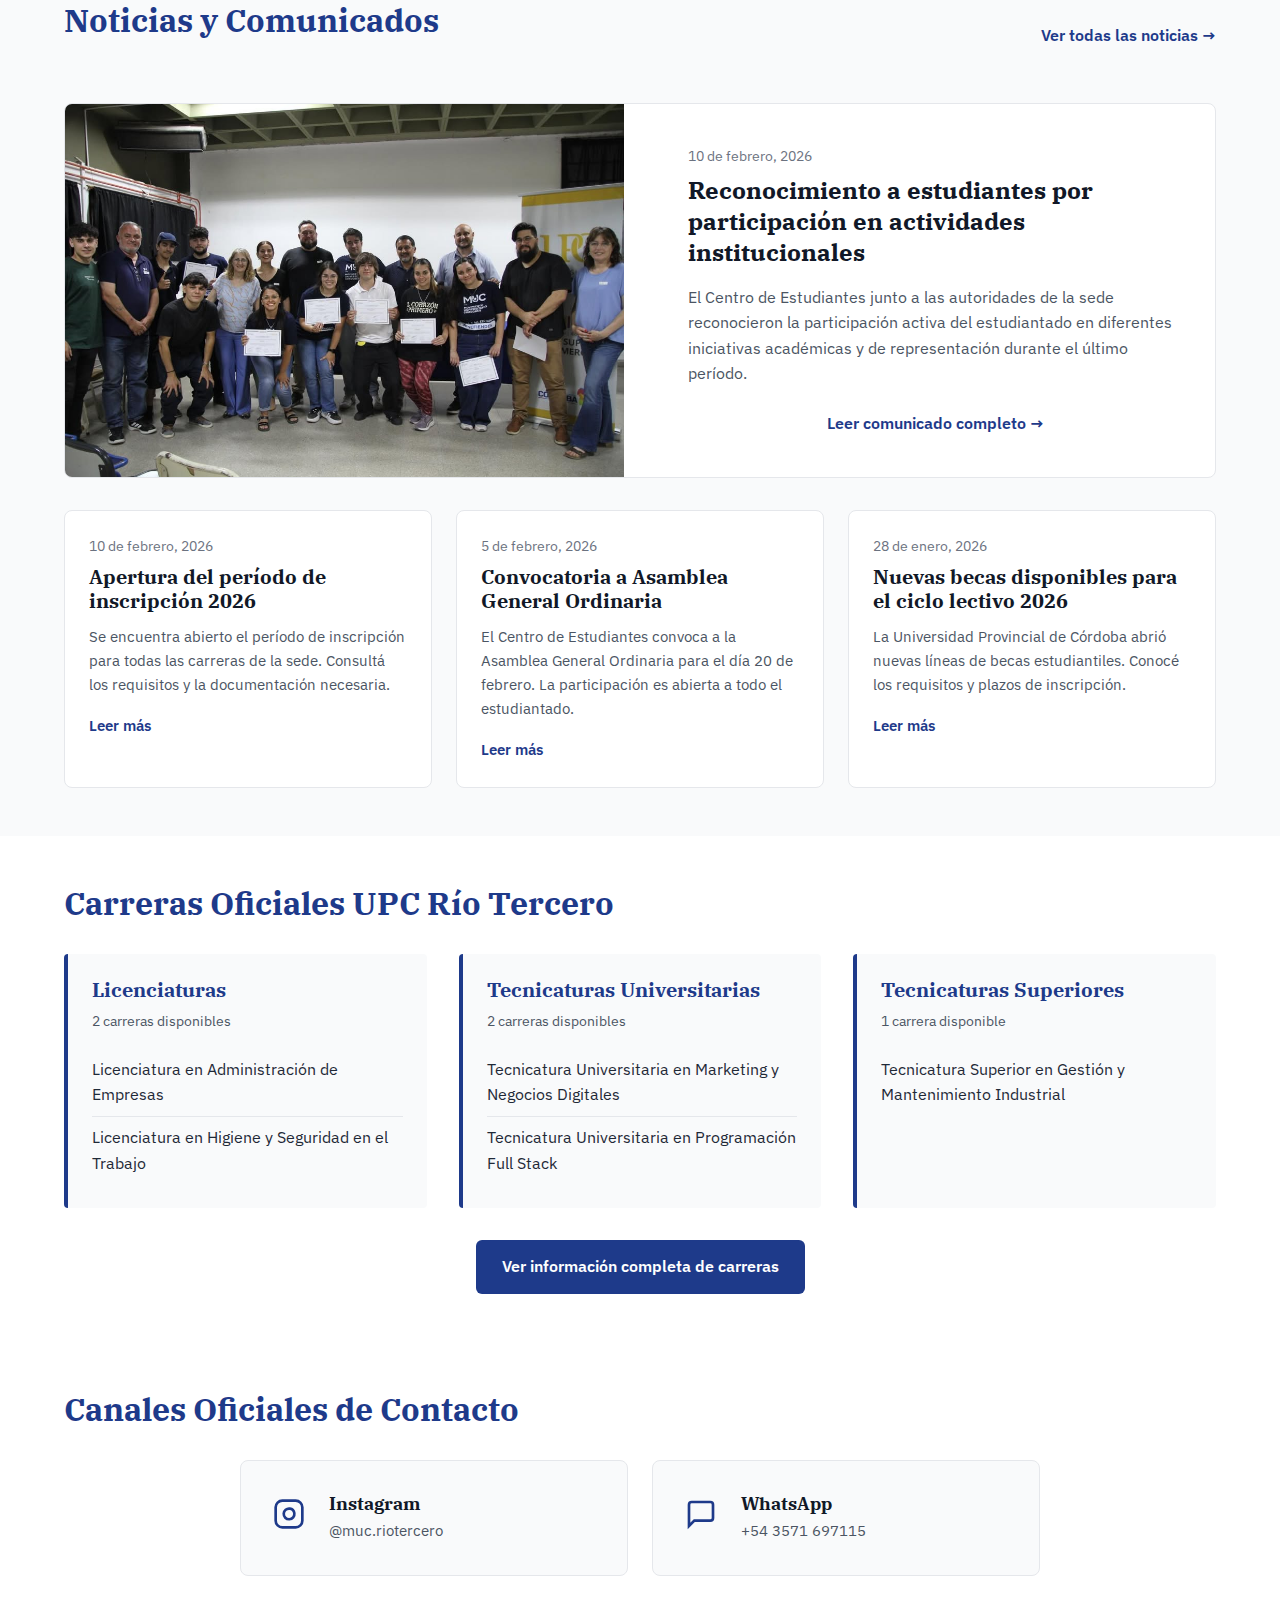
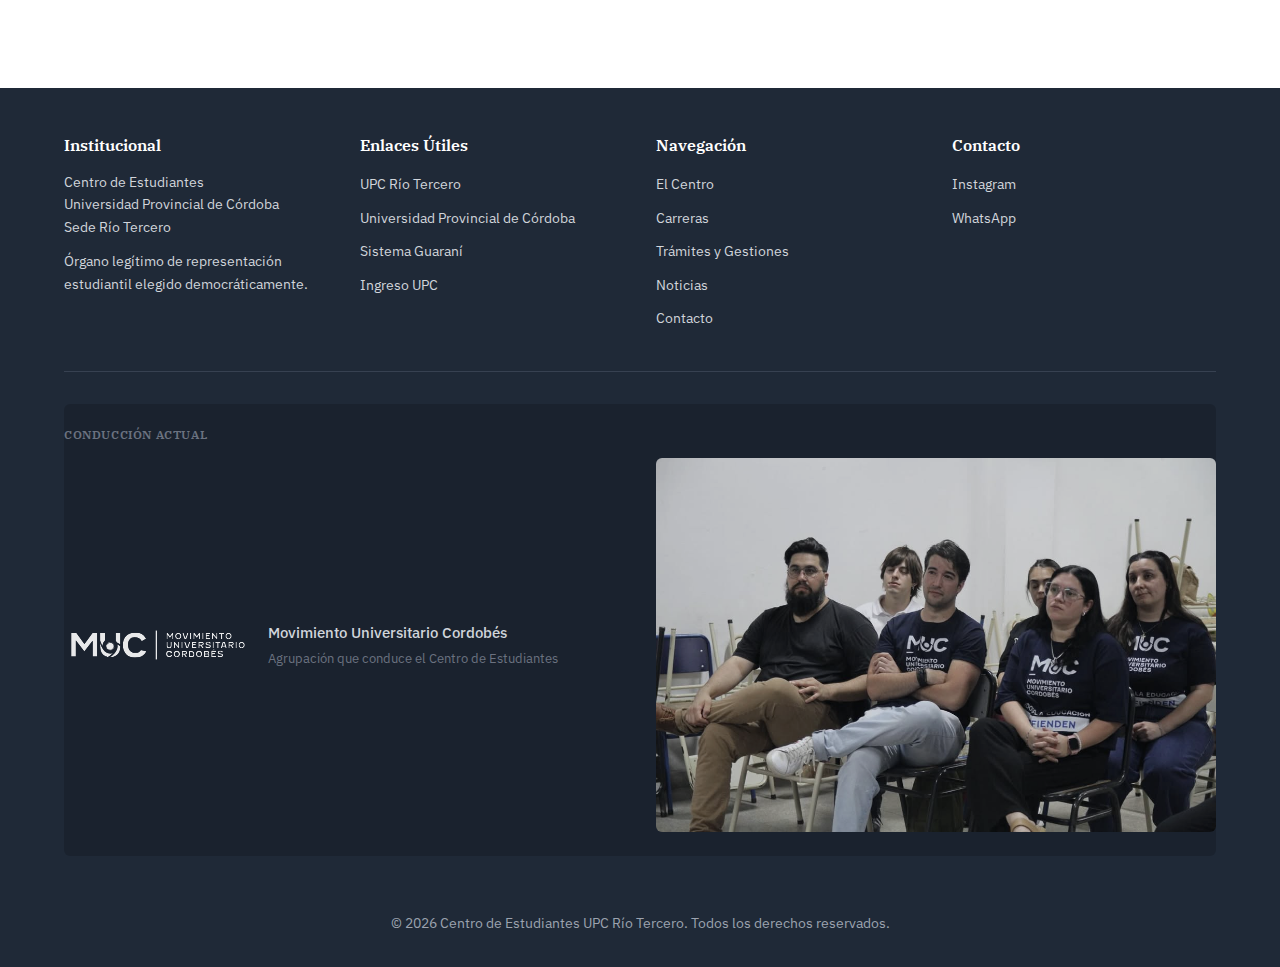
<file: centro-estudiantes-web/index.html>
<!DOCTYPE html>
<html lang="es">
<head>
    <meta charset="UTF-8">
    <meta name="viewport" content="width=device-width, initial-scale=1.0">
    <meta name="description" content="Centro de Estudiantes de la Universidad Provincial de Córdoba - Sede Río Tercero. Representación institucional y gestión al servicio del estudiantado.">
    <title>Centro de Estudiantes UPC Río Tercero - Inicio</title>
    <link rel="preconnect" href="https://fonts.googleapis.com">
    <link rel="preconnect" href="https://fonts.gstatic.com" crossorigin>
    <link href="https://fonts.googleapis.com/css2?family=IBM+Plex+Sans:wght@400;500;600;700&family=IBM+Plex+Serif:wght@600;700&display=swap" rel="stylesheet">
    <link rel="stylesheet" href="css/styles.css">
</head>
<body>
    <!-- Header -->
    <header class="site-header">
        <div class="container">
            <div class="header-content">
                <div class="logo-container">
                    <a href="index.html">
                        <img src="images/logo-centro-estudiantes.svg" alt="Centro de Estudiantes UPC Río Tercero" class="logo-principal">
                    </a>
                </div>
                
                <button class="mobile-menu-toggle" aria-label="Abrir menú de navegación" aria-expanded="false">
                    <span class="hamburger"></span>
                </button>

                <nav class="main-nav" aria-label="Navegación principal">
                    <ul class="nav-list">
                        <li><a href="index.html" class="nav-link active" aria-current="page">Inicio</a></li>
                        <li><a href="el-centro.html" class="nav-link">El Centro</a></li>
                        <li><a href="carreras.html" class="nav-link">Carreras</a></li>
                        <li><a href="tramites.html" class="nav-link">Trámites y Gestiones</a></li>
                        <li><a href="noticias.html" class="nav-link">Noticias</a></li>
                        <li><a href="contacto.html" class="nav-link">Contacto</a></li>
                    </ul>
                </nav>
            </div>
        </div>
    </header>

    <!-- Main Content -->
    <main>
        <!-- Hero Section -->
        <section class="hero hero-with-image">
            <div class="hero-overlay"></div>
            <div class="container">
                <div class="hero-content">
                    <h1 class="hero-title">Centro de Estudiantes</h1>
                    <p class="hero-subtitle">Universidad Provincial de Córdoba – Sede Río Tercero</p>
                    <p class="hero-description">Representación institucional y gestión al servicio del estudiantado</p>
                    <div class="hero-actions">
                        <a href="tramites.html" class="btn btn-primary">Trámites y Gestiones</a>
                        <a href="contacto.html" class="btn btn-secondary">Contacto</a>
                    </div>
                </div>
            </div>
        </section>

        <!-- Accesos Rápidos -->
        <section class="quick-access">
            <div class="container">
                <h2 class="section-title">Accesos Rápidos</h2>
                <div class="quick-access-grid">
                    <a href="tramites.html#academicos" class="access-card">
                        <div class="access-icon">
                            <svg width="48" height="48" viewBox="0 0 24 24" fill="none" stroke="currentColor" stroke-width="2">
                                <path d="M14 2H6a2 2 0 0 0-2 2v16a2 2 0 0 0 2 2h12a2 2 0 0 0 2-2V8z"/>
                                <polyline points="14 2 14 8 20 8"/>
                                <line x1="16" y1="13" x2="8" y2="13"/>
                                <line x1="16" y1="17" x2="8" y2="17"/>
                                <polyline points="10 9 9 9 8 9"/>
                            </svg>
                        </div>
                        <h3 class="access-title">Trámites Académicos</h3>
                        <p class="access-description">Certificados, inscripciones y gestiones</p>
                    </a>

                    <a href="tramites.html#guarani" class="access-card">
                        <div class="access-icon">
                            <svg width="48" height="48" viewBox="0 0 24 24" fill="none" stroke="currentColor" stroke-width="2">
                                <rect x="3" y="3" width="18" height="18" rx="2" ry="2"/>
                                <line x1="9" y1="9" x2="15" y2="9"/>
                                <line x1="9" y1="15" x2="15" y2="15"/>
                            </svg>
                        </div>
                        <h3 class="access-title">Sistema Guaraní</h3>
                        <p class="access-description">Acceso y ayuda con el sistema</p>
                    </a>

                    <a href="noticias.html" class="access-card">
                        <div class="access-icon">
                            <svg width="48" height="48" viewBox="0 0 24 24" fill="none" stroke="currentColor" stroke-width="2">
                                <path d="M4 22h16a2 2 0 0 0 2-2V4a2 2 0 0 0-2-2H8a2 2 0 0 0-2 2v16a2 2 0 0 1-2 2Zm0 0a2 2 0 0 1-2-2v-9c0-1.1.9-2 2-2h2"/>
                                <path d="M18 14h-8"/>
                                <path d="M15 18h-5"/>
                                <path d="M10 6h8v4h-8V6Z"/>
                            </svg>
                        </div>
                        <h3 class="access-title">Noticias y Comunicados</h3>
                        <p class="access-description">Información actualizada</p>
                    </a>

                    <a href="contacto.html" class="access-card">
                        <div class="access-icon">
                            <svg width="48" height="48" viewBox="0 0 24 24" fill="none" stroke="currentColor" stroke-width="2">
                                <path d="M21 15a2 2 0 0 1-2 2H7l-4 4V5a2 2 0 0 1 2-2h14a2 2 0 0 1 2 2z"/>
                            </svg>
                        </div>
                        <h3 class="access-title">Contacto Directo</h3>
                        <p class="access-description">Canales oficiales de comunicación</p>
                    </a>
                </div>
            </div>
        </section>

        <!-- Quiénes Somos (Resumen) -->
        <section class="about-summary about-with-image">
            <div class="about-background-overlay"></div>
            <div class="container">
                <h2 class="section-title">El Centro de Estudiantes</h2>
                <div class="about-content">
                    <div class="about-text">
                        <p class="lead">
                            Somos el órgano legítimo de representación estudiantil de la Universidad Provincial de Córdoba – Sede Río Tercero, 
                            elegido democráticamente por el estudiantado.
                        </p>
                        <p>
                            Trabajamos para garantizar el acceso a la información, la participación democrática y la construcción 
                            de una comunidad universitaria inclusiva, solidaria y comprometida con la realidad local y provincial.
                        </p>
                        <a href="el-centro.html" class="btn btn-text">Conocer más sobre el Centro →</a>
                    </div>
                    <div class="about-data">
                        <div class="data-item">
                            <strong class="data-number">5</strong>
                            <span class="data-label">Carreras Oficiales</span>
                        </div>
                        <div class="data-item">
                            <strong class="data-number">+500</strong>
                            <span class="data-label">Estudiantes Representados</span>
                        </div>
                        <div class="data-item">
                            <strong class="data-number">2025</strong>
                            <span class="data-label">Gestión Actual</span>
                        </div>
                    </div>
                </div>
            </div>
        </section>

        <!-- Últimas Noticias -->
        <section class="latest-news">
            <div class="container">
                <div class="section-header">
                    <h2 class="section-title">Noticias y Comunicados</h2>
                    <a href="noticias.html" class="btn btn-text">Ver todas las noticias →</a>
                </div>
                
                <!-- Noticia Destacada con Imagen -->
                <article class="news-featured">
                    <div class="news-featured-image">
                        <img src="images/entrega-certificados.jpg" alt="Entrega de certificados de participación estudiantil">
                    </div>
                    <div class="news-featured-content">
                        <time class="news-date" datetime="2026-02-10">10 de febrero, 2026</time>
                        <h3 class="news-title-large">Reconocimiento a estudiantes por participación en actividades institucionales</h3>
                        <p class="news-excerpt-large">
                            El Centro de Estudiantes junto a las autoridades de la sede reconocieron la participación activa 
                            del estudiantado en diferentes iniciativas académicas y de representación durante el último período.
                        </p>
                        <a href="noticias.html#noticia-1" class="btn btn-text">Leer comunicado completo →</a>
                    </div>
                </article>

                <div class="news-grid">
                    <article class="news-card">
                        <time class="news-date" datetime="2026-02-10">10 de febrero, 2026</time>
                        <h3 class="news-title">Apertura del período de inscripción 2026</h3>
                        <p class="news-excerpt">
                            Se encuentra abierto el período de inscripción para todas las carreras de la sede. 
                            Consultá los requisitos y la documentación necesaria.
                        </p>
                        <a href="noticias.html#noticia-2" class="news-link">Leer más</a>
                    </article>

                    <article class="news-card">
                        <time class="news-date" datetime="2026-02-05">5 de febrero, 2026</time>
                        <h3 class="news-title">Convocatoria a Asamblea General Ordinaria</h3>
                        <p class="news-excerpt">
                            El Centro de Estudiantes convoca a la Asamblea General Ordinaria para el día 20 de febrero. 
                            La participación es abierta a todo el estudiantado.
                        </p>
                        <a href="noticias.html#noticia-3" class="news-link">Leer más</a>
                    </article>

                    <article class="news-card">
                        <time class="news-date" datetime="2026-01-28">28 de enero, 2026</time>
                        <h3 class="news-title">Nuevas becas disponibles para el ciclo lectivo 2026</h3>
                        <p class="news-excerpt">
                            La Universidad Provincial de Córdoba abrió nuevas líneas de becas estudiantiles. 
                            Conocé los requisitos y plazos de inscripción.
                        </p>
                        <a href="noticias.html#noticia-4" class="news-link">Leer más</a>
                    </article>
                </div>
            </div>
        </section>

        <!-- Carreras -->
        <section class="careers-summary">
            <div class="container">
                <h2 class="section-title">Carreras Oficiales UPC Río Tercero</h2>
                <div class="careers-overview">
                    <div class="career-category">
                        <h3 class="category-title">Licenciaturas</h3>
                        <p class="category-count">2 carreras disponibles</p>
                        <ul class="career-list">
                            <li>Licenciatura en Administración de Empresas</li>
                            <li>Licenciatura en Higiene y Seguridad en el Trabajo</li>
                        </ul>
                    </div>
                    <div class="career-category">
                        <h3 class="category-title">Tecnicaturas Universitarias</h3>
                        <p class="category-count">2 carreras disponibles</p>
                        <ul class="career-list">
                            <li>Tecnicatura Universitaria en Marketing y Negocios Digitales</li>
                            <li>Tecnicatura Universitaria en Programación Full Stack</li>
                        </ul>
                    </div>
                    <div class="career-category">
                        <h3 class="category-title">Tecnicaturas Superiores</h3>
                        <p class="category-count">1 carrera disponible</p>
                        <ul class="career-list">
                            <li>Tecnicatura Superior en Gestión y Mantenimiento Industrial</li>
                        </ul>
                    </div>
                </div>
                <div class="careers-cta">
                    <a href="carreras.html" class="btn btn-primary">Ver información completa de carreras</a>
                </div>
            </div>
        </section>

        <!-- Contacto -->
        <section class="contact-summary">
            <div class="container">
                <h2 class="section-title">Canales Oficiales de Contacto</h2>
                <div class="contact-grid">
                    <a href="https://www.instagram.com/muc.riotercero" target="_blank" rel="noopener noreferrer" class="contact-card">
                        <div class="contact-icon">
                            <svg width="32" height="32" viewBox="0 0 24 24" fill="none" stroke="currentColor" stroke-width="2">
                                <rect x="2" y="2" width="20" height="20" rx="5" ry="5"/>
                                <path d="M16 11.37A4 4 0 1 1 12.63 8 4 4 0 0 1 16 11.37z"/>
                                <line x1="17.5" y1="6.5" x2="17.51" y2="6.5"/>
                            </svg>
                        </div>
                        <div class="contact-info">
                            <h3 class="contact-method">Instagram</h3>
                            <p class="contact-detail">@muc.riotercero</p>
                        </div>
                    </a>

                    <a href="https://wa.me/543571697115" target="_blank" rel="noopener noreferrer" class="contact-card">
                        <div class="contact-icon">
                            <svg width="32" height="32" viewBox="0 0 24 24" fill="none" stroke="currentColor" stroke-width="2">
                                <path d="M21 15a2 2 0 0 1-2 2H7l-4 4V5a2 2 0 0 1 2-2h14a2 2 0 0 1 2 2z"/>
                            </svg>
                        </div>
                        <div class="contact-info">
                            <h3 class="contact-method">WhatsApp</h3>
                            <p class="contact-detail">+54 3571 697115</p>
                        </div>
                    </a>
                </div>
            </div>
        </section>
    </main>

    <!-- Footer -->
    <footer class="site-footer">
        <div class="container">
            <div class="footer-content">
                <div class="footer-section">
                    <h3 class="footer-title">Institucional</h3>
                    <p class="footer-text">
                        Centro de Estudiantes<br>
                        Universidad Provincial de Córdoba<br>
                        Sede Río Tercero
                    </p>
                    <p class="footer-text">
                        Órgano legítimo de representación estudiantil elegido democráticamente.
                    </p>
                </div>

                <div class="footer-section">
                    <h3 class="footer-title">Enlaces Útiles</h3>
                    <ul class="footer-links">
                        <li><a href="https://www.upc.edu.ar/sede-rio-tercero/" target="_blank" rel="noopener noreferrer">UPC Río Tercero</a></li>
                        <li><a href="https://www.upc.edu.ar/" target="_blank" rel="noopener noreferrer">Universidad Provincial de Córdoba</a></li>
                        <li><a href="https://upc.psi.unc.edu.ar/autogestion/" target="_blank" rel="noopener noreferrer">Sistema Guaraní</a></li>
                        <li><a href="https://ingreso.upc.edu.ar/" target="_blank" rel="noopener noreferrer">Ingreso UPC</a></li>
                    </ul>
                </div>

                <div class="footer-section">
                    <h3 class="footer-title">Navegación</h3>
                    <ul class="footer-links">
                        <li><a href="el-centro.html">El Centro</a></li>
                        <li><a href="carreras.html">Carreras</a></li>
                        <li><a href="tramites.html">Trámites y Gestiones</a></li>
                        <li><a href="noticias.html">Noticias</a></li>
                        <li><a href="contacto.html">Contacto</a></li>
                    </ul>
                </div>

                <div class="footer-section">
                    <h3 class="footer-title">Contacto</h3>
                    <ul class="footer-links">
                        <li><a href="https://www.instagram.com/muc.riotercero" target="_blank" rel="noopener noreferrer">Instagram</a></li>
                        <li><a href="https://wa.me/543571697115" target="_blank" rel="noopener noreferrer">WhatsApp</a></li>
                    </ul>
                </div>
            </div>

            <div class="footer-governance">
                <div class="governance-content">
                    <h4 class="governance-label">Conducción Actual</h4>
                    <div class="governance-main">
                        <div class="governance-info">
                            <img src="images/logo-muc.svg" alt="MUC" class="logo-conduccion">
                            <div class="governance-text">
                                <p class="governance-name">Movimiento Universitario Cordobés</p>
                                <p class="governance-description">Agrupación que conduce el Centro de Estudiantes</p>
                            </div>
                        </div>
                        <div class="governance-photo">
                            <img src="images/integrantes-conduccion.jpg" alt="Integrantes de la conducción del Centro de Estudiantes">
                        </div>
                    </div>
                </div>
            </div>

            <div class="footer-bottom">
                <p>&copy; 2026 Centro de Estudiantes UPC Río Tercero. Todos los derechos reservados.</p>
            </div>
        </div>
    </footer>

    <script src="js/main.js"></script>
</body>
</html>
</file>
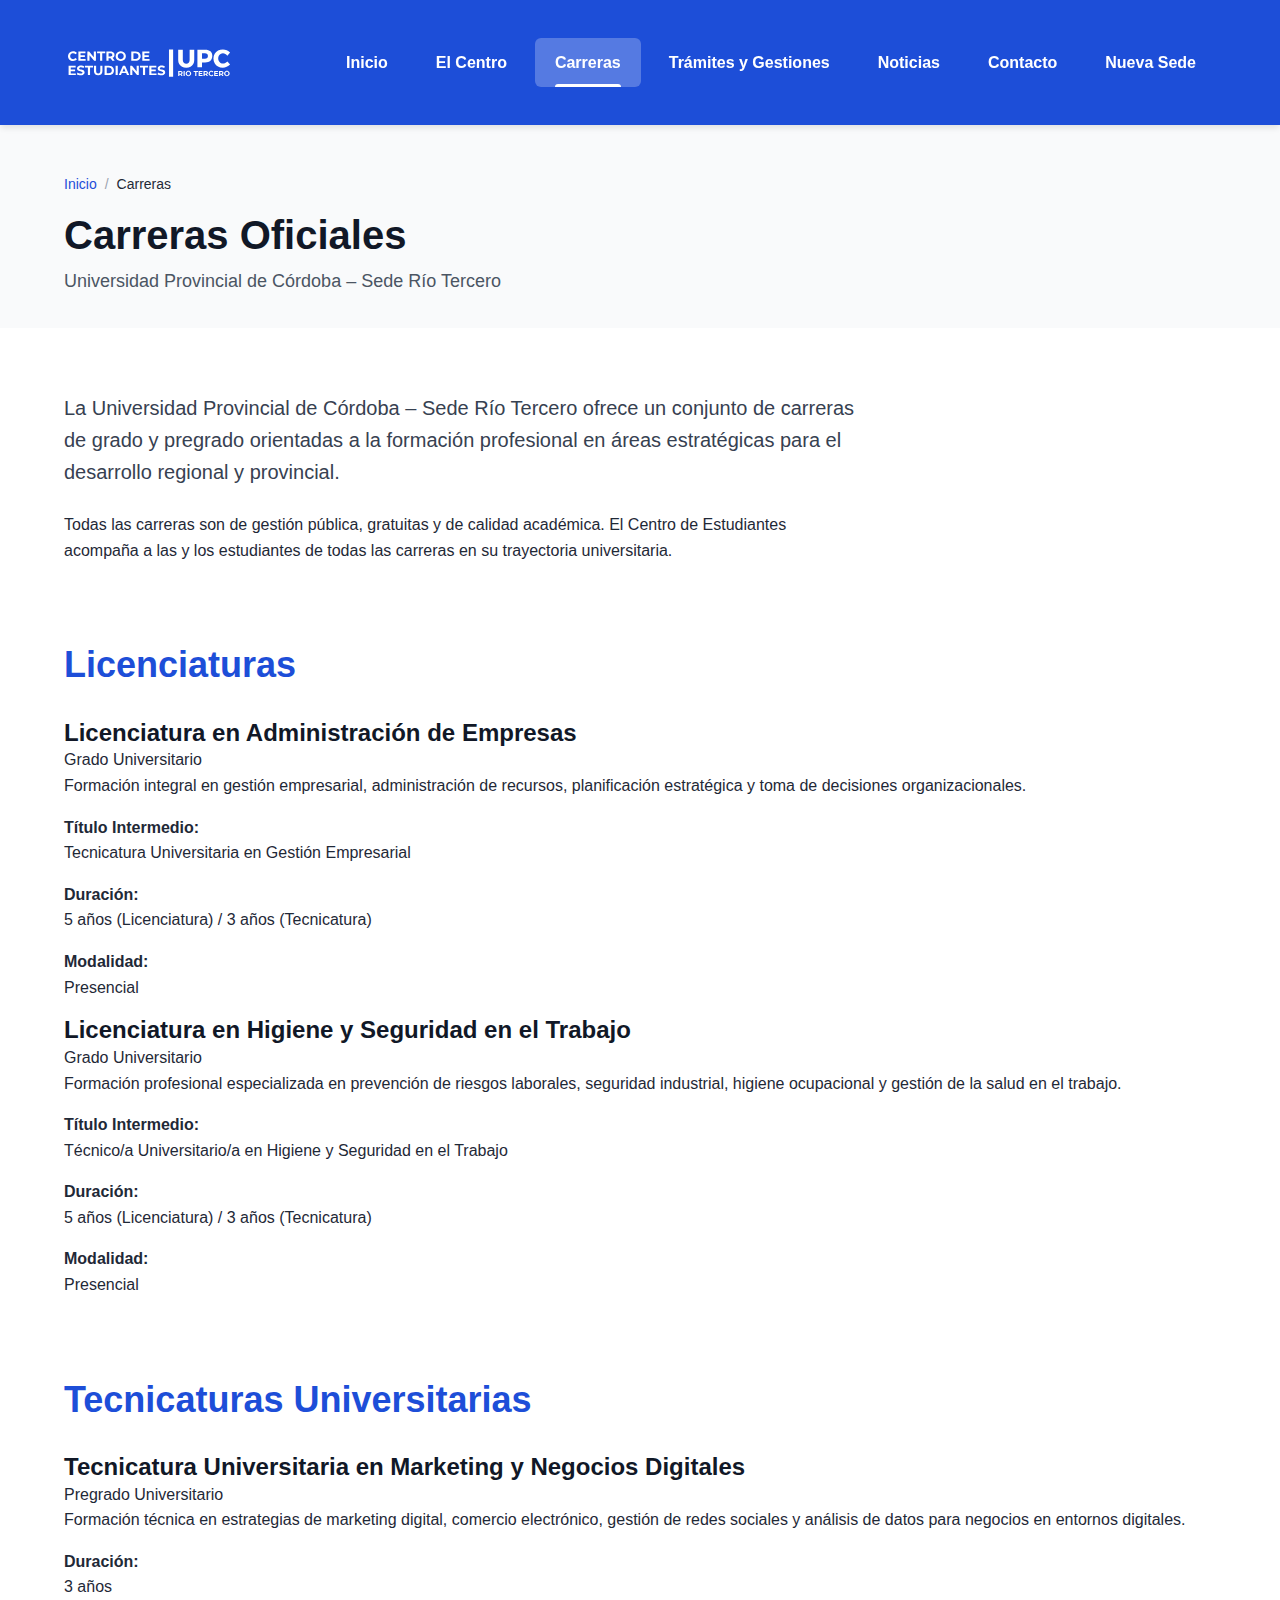
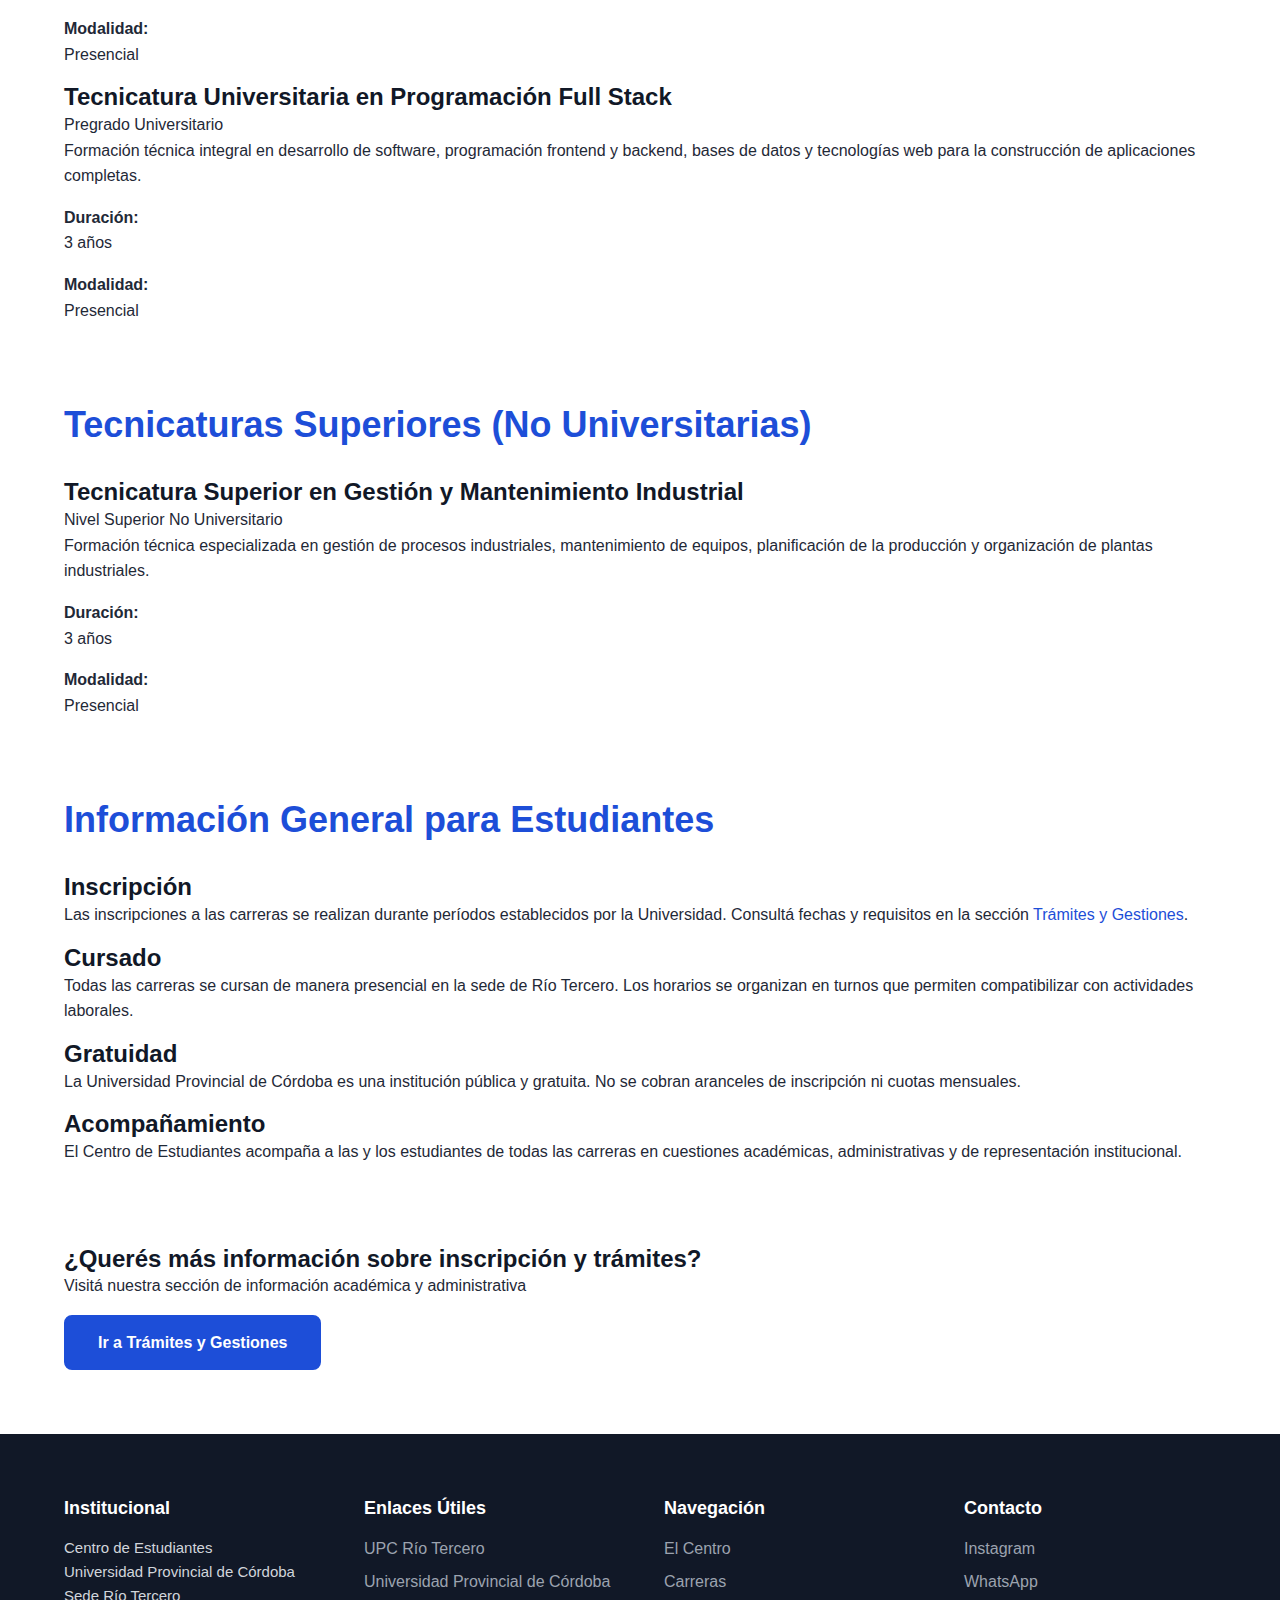
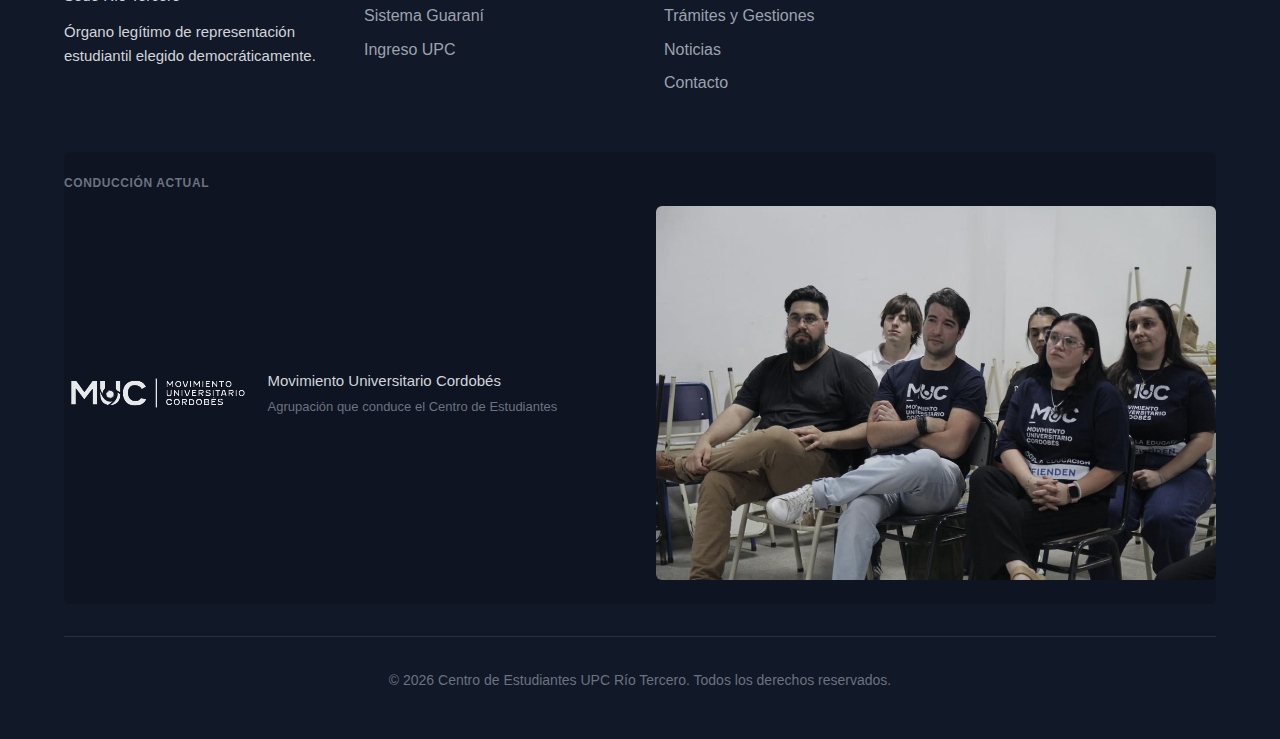
<file: carreras.html>
<!DOCTYPE html>
<html lang="es">
<head>
    <meta charset="UTF-8">
    <meta name="viewport" content="width=device-width, initial-scale=1.0">
    <meta name="description" content="Conocé todas las carreras oficiales de la Universidad Provincial de Córdoba - Sede Río Tercero: licenciaturas, tecnicaturas universitarias y tecnicaturas superiores.">
    <title>Carreras - Centro de Estudiantes UPC Río Tercero</title>
    <link rel="preconnect" href="https://fonts.googleapis.com">
    <link rel="preconnect" href="https://fonts.gstatic.com" crossorigin>
    <link href="https://fonts.googleapis.com/css2?family=IBM+Plex+Sans:wght@400;500;600;700&family=IBM+Plex+Serif:wght@600;700&display=swap" rel="stylesheet">
    <link rel="stylesheet" href="css/styles.css">
</head>
<body>
    <!-- Header -->
    <header class="site-header">
        <div class="container">
            <div class="header-content">
                <div class="logo-container">
                    <a href="index.html">
                        <img src="images/logo-centro-estudiantes.svg" alt="Centro de Estudiantes UPC Río Tercero" class="logo-principal">
                    </a>
                </div>
                
                <button class="mobile-menu-toggle" aria-label="Abrir menú de navegación" aria-expanded="false">
                    <span class="hamburger"></span>
                </button>

                <nav class="main-nav" aria-label="Navegación principal">
                    <ul class="nav-list">
                        <li><a href="index.html" class="nav-link">Inicio</a></li>
                        <li><a href="el-centro.html" class="nav-link">El Centro</a></li>
                        <li><a href="carreras.html" class="nav-link active" aria-current="page">Carreras</a></li>
                        <li><a href="tramites.html" class="nav-link">Trámites y Gestiones</a></li>
                        <li><a href="noticias.html" class="nav-link">Noticias</a></li>
                        <li><a href="contacto.html" class="nav-link">Contacto</a></li>
                        <li><a href="nueva-sede.html" class="nav-link">Nueva Sede</a></li>
                    </ul>
                </nav>
            </div>
        </div>
    </header>

    <!-- Main Content -->
    <main>
        <!-- Page Header -->
        <section class="page-header">
            <div class="container">
                <nav class="breadcrumb" aria-label="Ruta de navegación">
                    <ol>
                        <li><a href="index.html">Inicio</a></li>
                        <li aria-current="page">Carreras</li>
                    </ol>
                </nav>
                <h1 class="page-title">Carreras Oficiales</h1>
                <p class="page-description">Universidad Provincial de Córdoba – Sede Río Tercero</p>
            </div>
        </section>

        <!-- Carreras Content -->
        <section class="page-content">
            <div class="container">
                <div class="content-section">
                    <div class="content-text">
                        <p class="lead">
                            La Universidad Provincial de Córdoba – Sede Río Tercero ofrece un conjunto de carreras de grado y pregrado 
                            orientadas a la formación profesional en áreas estratégicas para el desarrollo regional y provincial.
                        </p>
                        <p>
                            Todas las carreras son de gestión pública, gratuitas y de calidad académica. El Centro de Estudiantes 
                            acompaña a las y los estudiantes de todas las carreras en su trayectoria universitaria.
                        </p>
                    </div>
                </div>

                <!-- Licenciaturas -->
                <div class="content-section">
                    <h2 class="content-title">Licenciaturas</h2>
                    <div class="career-detailed-grid">
                        <div class="career-detailed-card">
                            <div class="career-header">
                                <h3 class="career-name">Licenciatura en Administración de Empresas</h3>
                                <span class="career-type">Grado Universitario</span>
                            </div>
                            <div class="career-body">
                                <p class="career-description">
                                    Formación integral en gestión empresarial, administración de recursos, planificación estratégica 
                                    y toma de decisiones organizacionales.
                                </p>
                                <div class="career-info">
                                    <div class="info-item">
                                        <strong>Título Intermedio:</strong>
                                        <p>Tecnicatura Universitaria en Gestión Empresarial</p>
                                    </div>
                                    <div class="info-item">
                                        <strong>Duración:</strong>
                                        <p>5 años (Licenciatura) / 3 años (Tecnicatura)</p>
                                    </div>
                                    <div class="info-item">
                                        <strong>Modalidad:</strong>
                                        <p>Presencial</p>
                                    </div>
                                </div>
                            </div>
                        </div>

                        <div class="career-detailed-card">
                            <div class="career-header">
                                <h3 class="career-name">Licenciatura en Higiene y Seguridad en el Trabajo</h3>
                                <span class="career-type">Grado Universitario</span>
                            </div>
                            <div class="career-body">
                                <p class="career-description">
                                    Formación profesional especializada en prevención de riesgos laborales, seguridad industrial, 
                                    higiene ocupacional y gestión de la salud en el trabajo.
                                </p>
                                <div class="career-info">
                                    <div class="info-item">
                                        <strong>Título Intermedio:</strong>
                                        <p>Técnico/a Universitario/a en Higiene y Seguridad en el Trabajo</p>
                                    </div>
                                    <div class="info-item">
                                        <strong>Duración:</strong>
                                        <p>5 años (Licenciatura) / 3 años (Tecnicatura)</p>
                                    </div>
                                    <div class="info-item">
                                        <strong>Modalidad:</strong>
                                        <p>Presencial</p>
                                    </div>
                                </div>
                            </div>
                        </div>
                    </div>
                </div>

                <!-- Tecnicaturas Universitarias -->
                <div class="content-section">
                    <h2 class="content-title">Tecnicaturas Universitarias</h2>
                    <div class="career-detailed-grid">
                        <div class="career-detailed-card">
                            <div class="career-header">
                                <h3 class="career-name">Tecnicatura Universitaria en Marketing y Negocios Digitales</h3>
                                <span class="career-type">Pregrado Universitario</span>
                            </div>
                            <div class="career-body">
                                <p class="career-description">
                                    Formación técnica en estrategias de marketing digital, comercio electrónico, gestión de redes sociales 
                                    y análisis de datos para negocios en entornos digitales.
                                </p>
                                <div class="career-info">
                                    <div class="info-item">
                                        <strong>Duración:</strong>
                                        <p>3 años</p>
                                    </div>
                                    <div class="info-item">
                                        <strong>Modalidad:</strong>
                                        <p>Presencial</p>
                                    </div>
                                </div>
                            </div>
                        </div>

                        <div class="career-detailed-card">
                            <div class="career-header">
                                <h3 class="career-name">Tecnicatura Universitaria en Programación Full Stack</h3>
                                <span class="career-type">Pregrado Universitario</span>
                            </div>
                            <div class="career-body">
                                <p class="career-description">
                                    Formación técnica integral en desarrollo de software, programación frontend y backend, bases de datos 
                                    y tecnologías web para la construcción de aplicaciones completas.
                                </p>
                                <div class="career-info">
                                    <div class="info-item">
                                        <strong>Duración:</strong>
                                        <p>3 años</p>
                                    </div>
                                    <div class="info-item">
                                        <strong>Modalidad:</strong>
                                        <p>Presencial</p>
                                    </div>
                                </div>
                            </div>
                        </div>
                    </div>
                </div>

                <!-- Tecnicaturas Superiores -->
                <div class="content-section">
                    <h2 class="content-title">Tecnicaturas Superiores (No Universitarias)</h2>
                    <div class="career-detailed-grid">
                        <div class="career-detailed-card">
                            <div class="career-header">
                                <h3 class="career-name">Tecnicatura Superior en Gestión y Mantenimiento Industrial</h3>
                                <span class="career-type">Nivel Superior No Universitario</span>
                            </div>
                            <div class="career-body">
                                <p class="career-description">
                                    Formación técnica especializada en gestión de procesos industriales, mantenimiento de equipos, 
                                    planificación de la producción y organización de plantas industriales.
                                </p>
                                <div class="career-info">
                                    <div class="info-item">
                                        <strong>Duración:</strong>
                                        <p>3 años</p>
                                    </div>
                                    <div class="info-item">
                                        <strong>Modalidad:</strong>
                                        <p>Presencial</p>
                                    </div>
                                </div>
                            </div>
                        </div>
                    </div>
                </div>

                <!-- Información General -->
                <div class="content-section">
                    <h2 class="content-title">Información General para Estudiantes</h2>
                    <div class="info-boxes-grid">
                        <div class="info-box">
                            <h3>Inscripción</h3>
                            <p>
                                Las inscripciones a las carreras se realizan durante períodos establecidos por la Universidad. 
                                Consultá fechas y requisitos en la sección <a href="tramites.html">Trámites y Gestiones</a>.
                            </p>
                        </div>
                        <div class="info-box">
                            <h3>Cursado</h3>
                            <p>
                                Todas las carreras se cursan de manera presencial en la sede de Río Tercero. Los horarios se 
                                organizan en turnos que permiten compatibilizar con actividades laborales.
                            </p>
                        </div>
                        <div class="info-box">
                            <h3>Gratuidad</h3>
                            <p>
                                La Universidad Provincial de Córdoba es una institución pública y gratuita. No se cobran aranceles 
                                de inscripción ni cuotas mensuales.
                            </p>
                        </div>
                        <div class="info-box">
                            <h3>Acompañamiento</h3>
                            <p>
                                El Centro de Estudiantes acompaña a las y los estudiantes de todas las carreras en cuestiones académicas, 
                                administrativas y de representación institucional.
                            </p>
                        </div>
                    </div>
                </div>

                <!-- CTA Final -->
                <div class="content-cta">
                    <h3>¿Querés más información sobre inscripción y trámites?</h3>
                    <p>Visitá nuestra sección de información académica y administrativa</p>
                    <a href="tramites.html" class="btn btn-primary">Ir a Trámites y Gestiones</a>
                </div>
            </div>
        </section>
    </main>

    <!-- Footer -->
    <footer class="site-footer">
        <div class="container">
            <div class="footer-content">
                <div class="footer-section">
                    <h3 class="footer-title">Institucional</h3>
                    <p class="footer-text">
                        Centro de Estudiantes<br>
                        Universidad Provincial de Córdoba<br>
                        Sede Río Tercero
                    </p>
                    <p class="footer-text">
                        Órgano legítimo de representación estudiantil elegido democráticamente.
                    </p>
                </div>

                <div class="footer-section">
                    <h3 class="footer-title">Enlaces Útiles</h3>
                    <ul class="footer-links">
                        <li><a href="https://www.upc.edu.ar/sede-rio-tercero/" target="_blank" rel="noopener noreferrer">UPC Río Tercero</a></li>
                        <li><a href="https://www.upc.edu.ar/" target="_blank" rel="noopener noreferrer">Universidad Provincial de Córdoba</a></li>
                        <li><a href="https://upc.psi.unc.edu.ar/autogestion/" target="_blank" rel="noopener noreferrer">Sistema Guaraní</a></li>
                        <li><a href="https://ingreso.upc.edu.ar/" target="_blank" rel="noopener noreferrer">Ingreso UPC</a></li>
                    </ul>
                </div>

                <div class="footer-section">
                    <h3 class="footer-title">Navegación</h3>
                    <ul class="footer-links">
                        <li><a href="el-centro.html">El Centro</a></li>
                        <li><a href="carreras.html">Carreras</a></li>
                        <li><a href="tramites.html">Trámites y Gestiones</a></li>
                        <li><a href="noticias.html">Noticias</a></li>
                        <li><a href="contacto.html">Contacto</a></li>
                    </ul>
                </div>

                <div class="footer-section">
                    <h3 class="footer-title">Contacto</h3>
                    <ul class="footer-links">
                        <li><a href="https://www.instagram.com/muc.riotercero" target="_blank" rel="noopener noreferrer">Instagram</a></li>
                        <li><a href="https://wa.me/543571697115" target="_blank" rel="noopener noreferrer">WhatsApp</a></li>
                    </ul>
                </div>
            </div>

            <div class="footer-governance">
                <div class="governance-content">
                    <h4 class="governance-label">Conducción Actual</h4>
                    <div class="governance-main">
                        <div class="governance-info">
                            <img src="images/logo-muc.svg" alt="MUC" class="logo-conduccion">
                            <div class="governance-text">
                                <p class="governance-name">Movimiento Universitario Cordobés</p>
                                <p class="governance-description">Agrupación que conduce el Centro de Estudiantes</p>
                            </div>
                        </div>
                        <div class="governance-photo">
                            <img src="images/integrantes-conduccion.jpg" alt="Integrantes de la conducción del Centro de Estudiantes">
                        </div>
                    </div>
                </div>
            </div>

            <div class="footer-bottom">
                <p>&copy; 2026 Centro de Estudiantes UPC Río Tercero. Todos los derechos reservados.</p>
            </div>
        </div>
    </footer>

    <script src="js/main.js"></script>
</body>
</html>
</file>
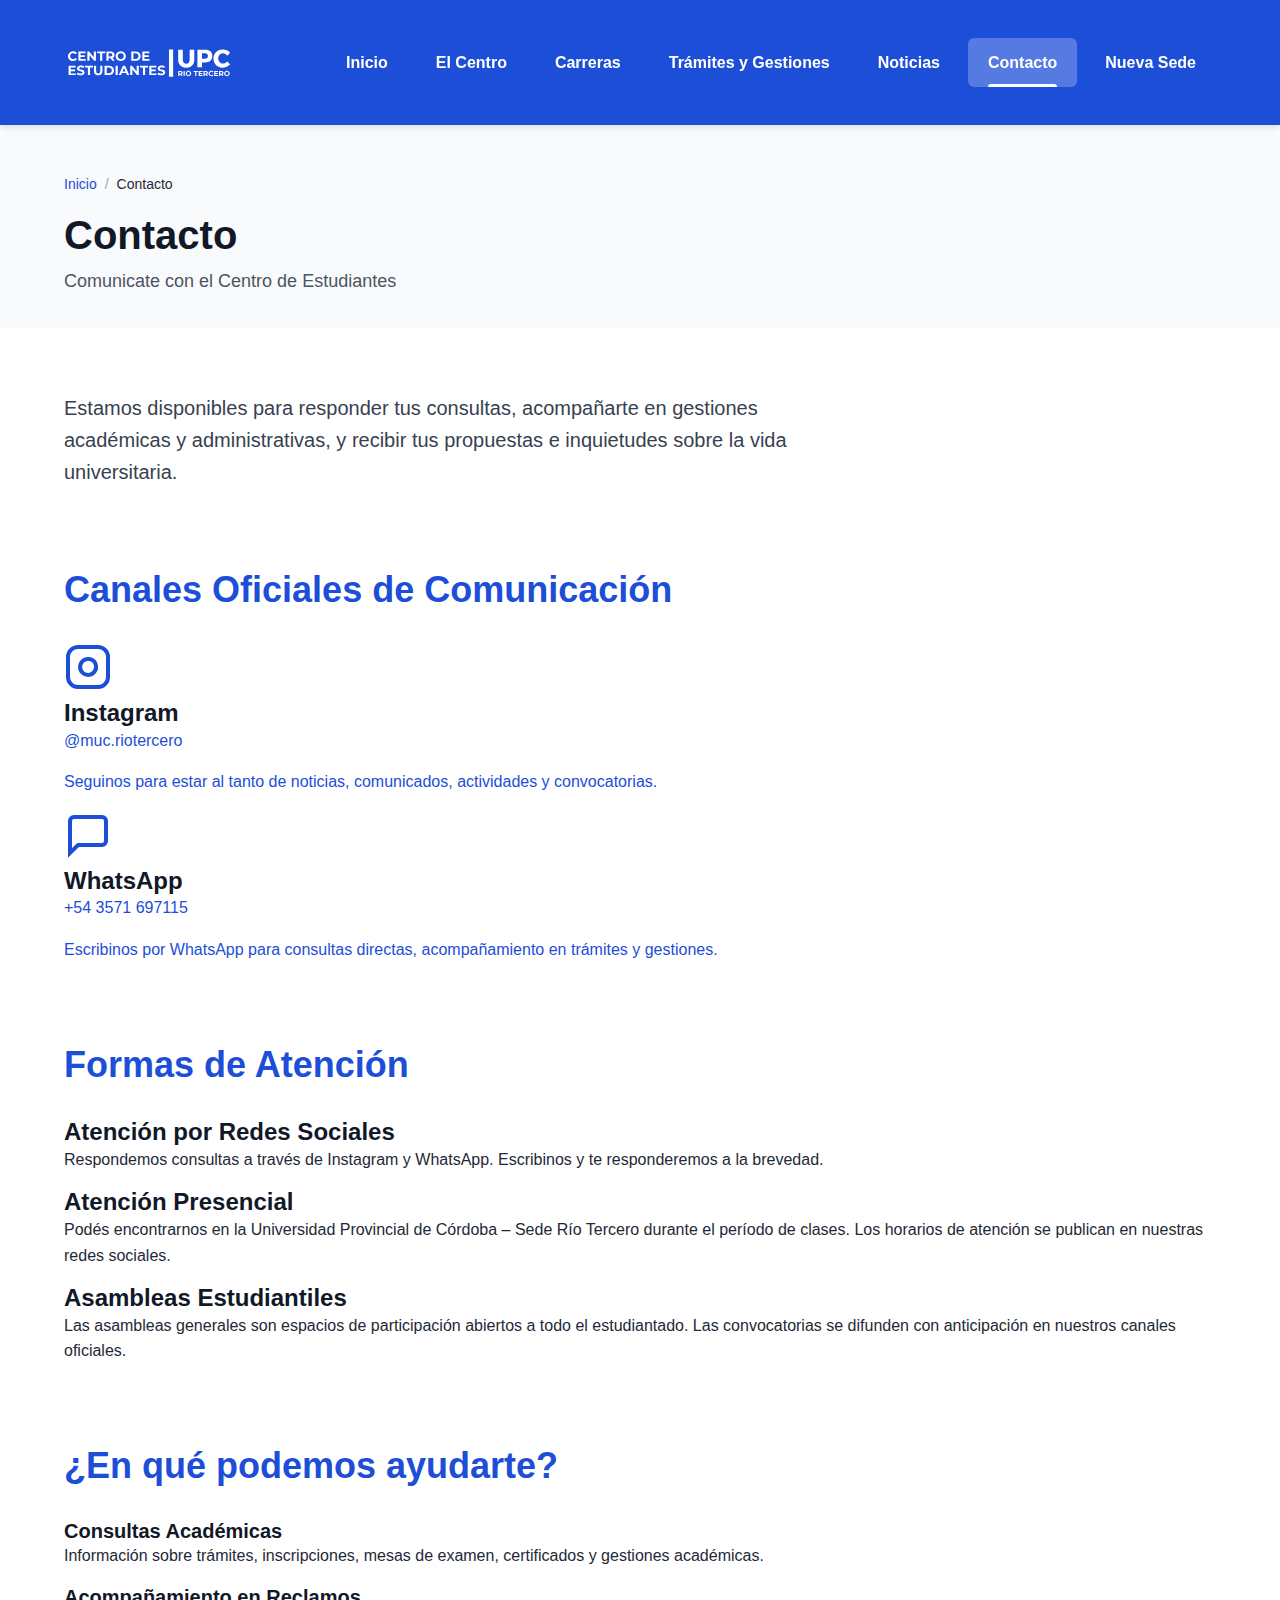
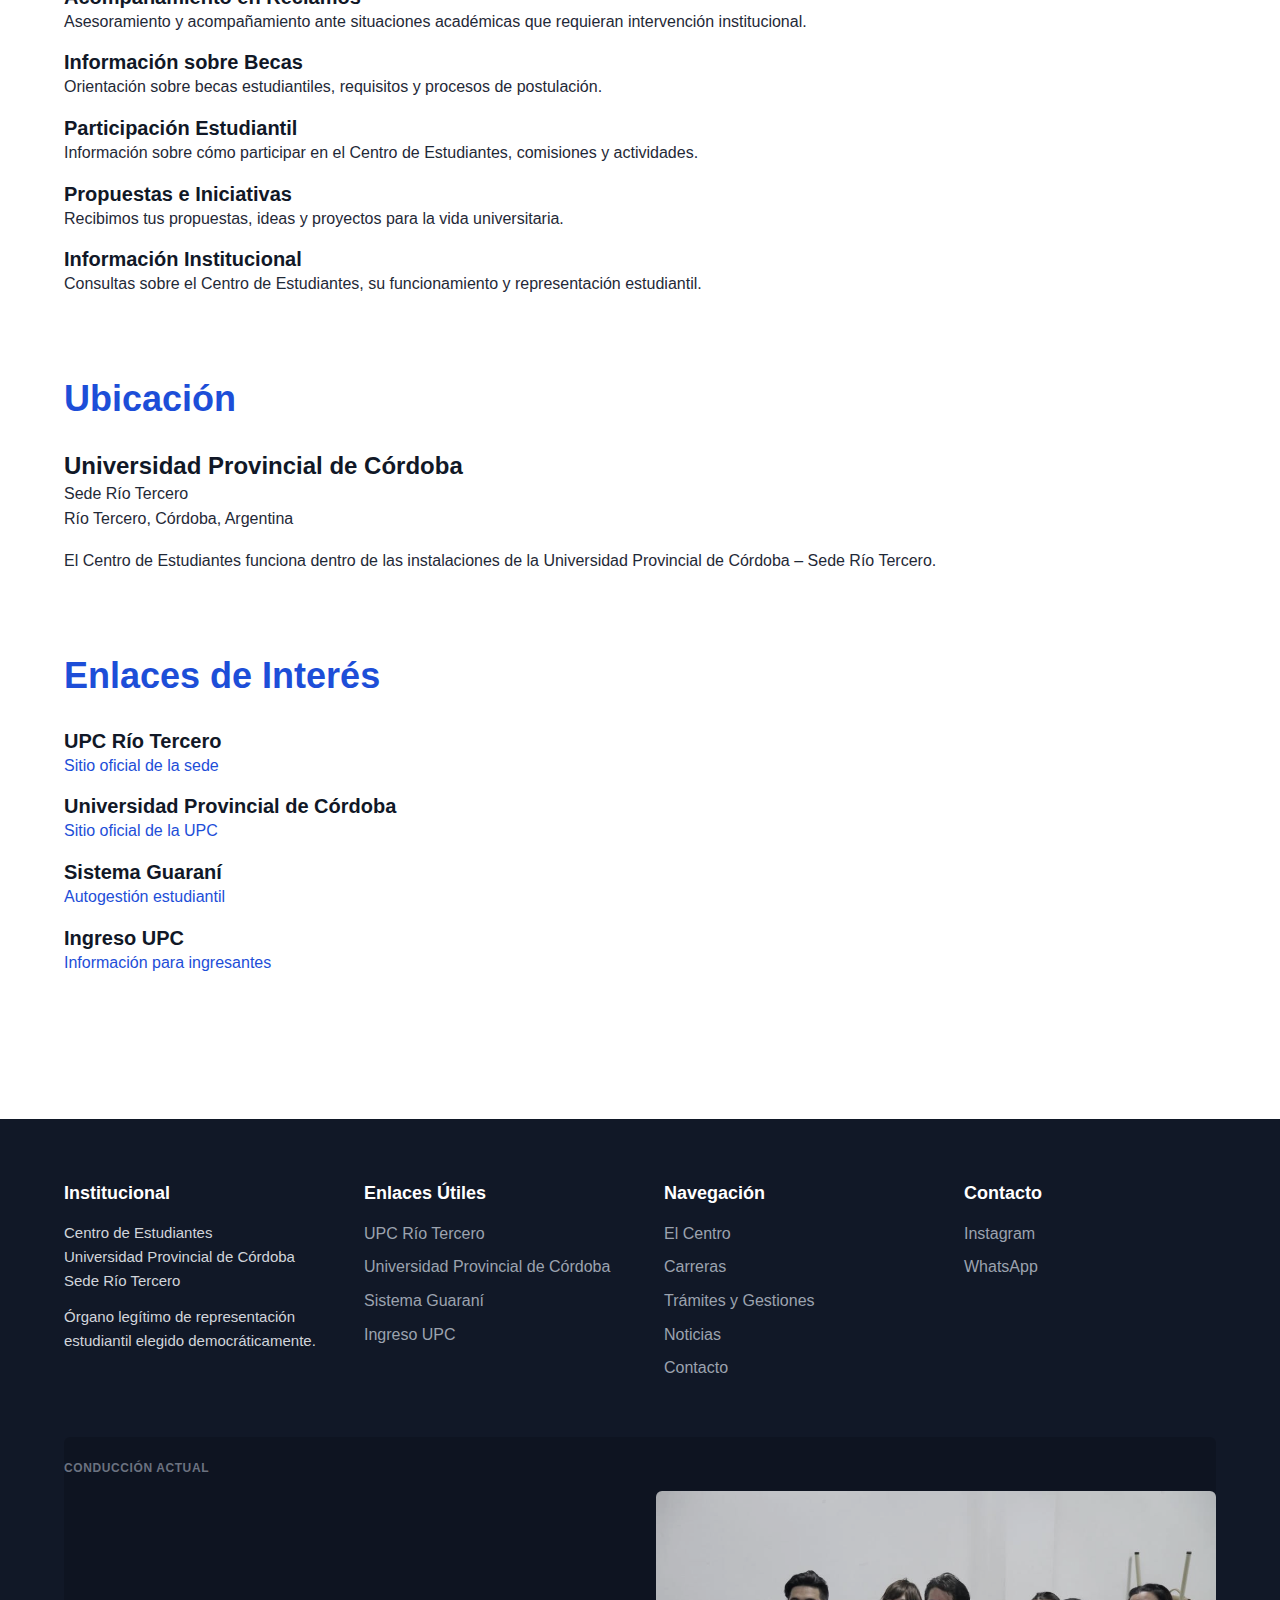
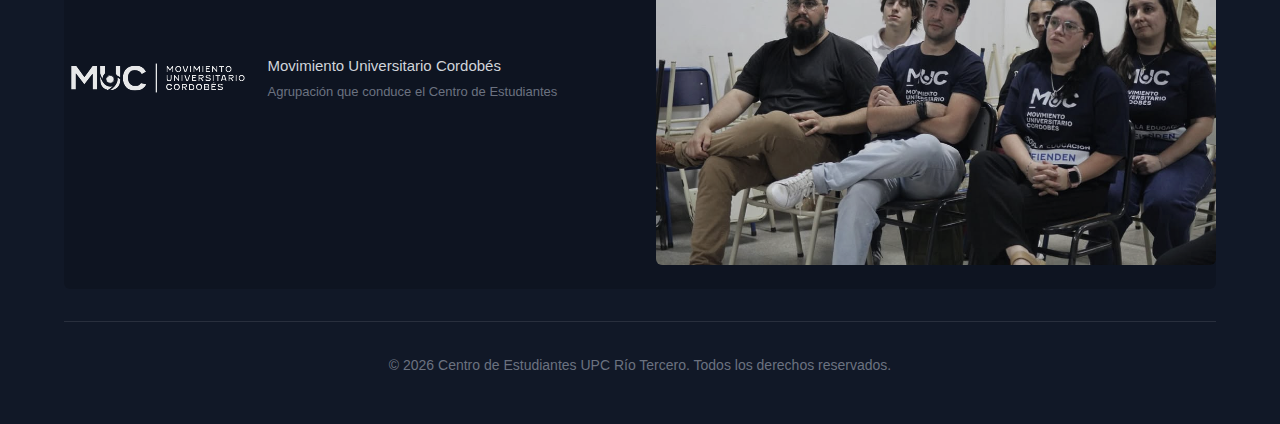
<file: contacto.html>
<!DOCTYPE html>
<html lang="es">
<head>
    <meta charset="UTF-8">
    <meta name="viewport" content="width=device-width, initial-scale=1.0">
    <meta name="description" content="Contactá al Centro de Estudiantes UPC Río Tercero. Canales oficiales: Instagram, WhatsApp. Horarios de atención y formas de comunicación.">
    <title>Contacto - Centro de Estudiantes UPC Río Tercero</title>
    <link rel="preconnect" href="https://fonts.googleapis.com">
    <link rel="preconnect" href="https://fonts.gstatic.com" crossorigin>
    <link href="https://fonts.googleapis.com/css2?family=IBM+Plex+Sans:wght@400;500;600;700&family=IBM+Plex+Serif:wght@600;700&display=swap" rel="stylesheet">
    <link rel="stylesheet" href="css/styles.css">
</head>
<body>
    <header class="site-header">
        <div class="container">
            <div class="header-content">
                <div class="logo-container">
                    <a href="index.html">
                        <img src="images/logo-centro-estudiantes.svg" alt="Centro de Estudiantes UPC Río Tercero" class="logo-principal">
                    </a>
                </div>
                <button class="mobile-menu-toggle" aria-label="Abrir menú de navegación" aria-expanded="false">
                    <span class="hamburger"></span>
                </button>
                <nav class="main-nav" aria-label="Navegación principal">
                    <ul class="nav-list">
                        <li><a href="index.html" class="nav-link">Inicio</a></li>
                        <li><a href="el-centro.html" class="nav-link">El Centro</a></li>
                        <li><a href="carreras.html" class="nav-link">Carreras</a></li>
                        <li><a href="tramites.html" class="nav-link">Trámites y Gestiones</a></li>
                        <li><a href="noticias.html" class="nav-link">Noticias</a></li>
                        <li><a href="contacto.html" class="nav-link active" aria-current="page">Contacto</a></li>
                        <li><a href="nueva-sede.html" class="nav-link">Nueva Sede</a></li>
                    </ul>
                </nav>
            </div>
        </div>
    </header>

    <main>
        <section class="page-header">
            <div class="container">
                <nav class="breadcrumb" aria-label="Ruta de navegación">
                    <ol>
                        <li><a href="index.html">Inicio</a></li>
                        <li aria-current="page">Contacto</li>
                    </ol>
                </nav>
                <h1 class="page-title">Contacto</h1>
                <p class="page-description">Comunicate con el Centro de Estudiantes</p>
            </div>
        </section>

        <section class="page-content">
            <div class="container">
                <div class="content-section">
                    <div class="content-text">
                        <p class="lead">
                            Estamos disponibles para responder tus consultas, acompañarte en gestiones académicas y administrativas, 
                            y recibir tus propuestas e inquietudes sobre la vida universitaria.
                        </p>
                    </div>
                </div>

                <!-- Canales Oficiales -->
                <div class="content-section">
                    <h2 class="content-title">Canales Oficiales de Comunicación</h2>
                    <div class="contact-channels-grid">
                        <a href="https://www.instagram.com/muc.riotercero" target="_blank" rel="noopener noreferrer" class="contact-channel-card">
                            <div class="channel-icon">
                                <svg width="48" height="48" viewBox="0 0 24 24" fill="none" stroke="currentColor" stroke-width="2">
                                    <rect x="2" y="2" width="20" height="20" rx="5" ry="5"/>
                                    <path d="M16 11.37A4 4 0 1 1 12.63 8 4 4 0 0 1 16 11.37z"/>
                                    <line x1="17.5" y1="6.5" x2="17.51" y2="6.5"/>
                                </svg>
                            </div>
                            <div class="channel-info">
                                <h3>Instagram</h3>
                                <p class="channel-handle">@muc.riotercero</p>
                                <p class="channel-description">
                                    Seguinos para estar al tanto de noticias, comunicados, actividades y convocatorias.
                                </p>
                            </div>
                        </a>

                        <a href="https://wa.me/543571697115" target="_blank" rel="noopener noreferrer" class="contact-channel-card">
                            <div class="channel-icon">
                                <svg width="48" height="48" viewBox="0 0 24 24" fill="none" stroke="currentColor" stroke-width="2">
                                    <path d="M21 15a2 2 0 0 1-2 2H7l-4 4V5a2 2 0 0 1 2-2h14a2 2 0 0 1 2 2z"/>
                                </svg>
                            </div>
                            <div class="channel-info">
                                <h3>WhatsApp</h3>
                                <p class="channel-handle">+54 3571 697115</p>
                                <p class="channel-description">
                                    Escribinos por WhatsApp para consultas directas, acompañamiento en trámites y gestiones.
                                </p>
                            </div>
                        </a>
                    </div>
                </div>

                <!-- Horarios y Formas de Atención -->
                <div class="content-section">
                    <h2 class="content-title">Formas de Atención</h2>
                    <div class="attention-types-grid">
                        <div class="attention-card">
                            <h3>Atención por Redes Sociales</h3>
                            <p>
                                Respondemos consultas a través de Instagram y WhatsApp. Escribinos y te responderemos 
                                a la brevedad.
                            </p>
                        </div>
                        <div class="attention-card">
                            <h3>Atención Presencial</h3>
                            <p>
                                Podés encontrarnos en la Universidad Provincial de Córdoba – Sede Río Tercero durante 
                                el período de clases. Los horarios de atención se publican en nuestras redes sociales.
                            </p>
                        </div>
                        <div class="attention-card">
                            <h3>Asambleas Estudiantiles</h3>
                            <p>
                                Las asambleas generales son espacios de participación abiertos a todo el estudiantado. 
                                Las convocatorias se difunden con anticipación en nuestros canales oficiales.
                            </p>
                        </div>
                    </div>
                </div>

                <!-- Motivos de Consulta -->
                <div class="content-section">
                    <h2 class="content-title">¿En qué podemos ayudarte?</h2>
                    <div class="help-topics-grid">
                        <div class="help-topic">
                            <h4>Consultas Académicas</h4>
                            <p>Información sobre trámites, inscripciones, mesas de examen, certificados y gestiones académicas.</p>
                        </div>
                        <div class="help-topic">
                            <h4>Acompañamiento en Reclamos</h4>
                            <p>Asesoramiento y acompañamiento ante situaciones académicas que requieran intervención institucional.</p>
                        </div>
                        <div class="help-topic">
                            <h4>Información sobre Becas</h4>
                            <p>Orientación sobre becas estudiantiles, requisitos y procesos de postulación.</p>
                        </div>
                        <div class="help-topic">
                            <h4>Participación Estudiantil</h4>
                            <p>Información sobre cómo participar en el Centro de Estudiantes, comisiones y actividades.</p>
                        </div>
                        <div class="help-topic">
                            <h4>Propuestas e Iniciativas</h4>
                            <p>Recibimos tus propuestas, ideas y proyectos para la vida universitaria.</p>
                        </div>
                        <div class="help-topic">
                            <h4>Información Institucional</h4>
                            <p>Consultas sobre el Centro de Estudiantes, su funcionamiento y representación estudiantil.</p>
                        </div>
                    </div>
                </div>

                <!-- Ubicación -->
                <div class="content-section">
                    <h2 class="content-title">Ubicación</h2>
                    <div class="location-info">
                        <div class="location-text">
                            <h3>Universidad Provincial de Córdoba</h3>
                            <p class="location-address">Sede Río Tercero<br>Río Tercero, Córdoba, Argentina</p>
                            <p>
                                El Centro de Estudiantes funciona dentro de las instalaciones de la Universidad Provincial de Córdoba – Sede Río Tercero.
                            </p>
                        </div>
                    </div>
                </div>

                <!-- CTA Enlaces Útiles -->
                <div class="content-section">
                    <h2 class="content-title">Enlaces de Interés</h2>
                    <div class="useful-links-grid">
                        <a href="https://www.upc.edu.ar/sede-rio-tercero/" target="_blank" rel="noopener noreferrer" class="useful-link-card">
                            <h4>UPC Río Tercero</h4>
                            <p>Sitio oficial de la sede</p>
                        </a>
                        <a href="https://www.upc.edu.ar/" target="_blank" rel="noopener noreferrer" class="useful-link-card">
                            <h4>Universidad Provincial de Córdoba</h4>
                            <p>Sitio oficial de la UPC</p>
                        </a>
                        <a href="https://upc.psi.unc.edu.ar/autogestion/" target="_blank" rel="noopener noreferrer" class="useful-link-card">
                            <h4>Sistema Guaraní</h4>
                            <p>Autogestión estudiantil</p>
                        </a>
                        <a href="https://ingreso.upc.edu.ar/" target="_blank" rel="noopener noreferrer" class="useful-link-card">
                            <h4>Ingreso UPC</h4>
                            <p>Información para ingresantes</p>
                        </a>
                    </div>
                </div>
            </div>
        </section>
    </main>

    <footer class="site-footer">
        <div class="container">
            <div class="footer-content">
                <div class="footer-section">
                    <h3 class="footer-title">Institucional</h3>
                    <p class="footer-text">
                        Centro de Estudiantes<br>
                        Universidad Provincial de Córdoba<br>
                        Sede Río Tercero
                    </p>
                    <p class="footer-text">
                        Órgano legítimo de representación estudiantil elegido democráticamente.
                    </p>
                </div>
                <div class="footer-section">
                    <h3 class="footer-title">Enlaces Útiles</h3>
                    <ul class="footer-links">
                        <li><a href="https://www.upc.edu.ar/sede-rio-tercero/" target="_blank" rel="noopener noreferrer">UPC Río Tercero</a></li>
                        <li><a href="https://www.upc.edu.ar/" target="_blank" rel="noopener noreferrer">Universidad Provincial de Córdoba</a></li>
                        <li><a href="https://upc.psi.unc.edu.ar/autogestion/" target="_blank" rel="noopener noreferrer">Sistema Guaraní</a></li>
                        <li><a href="https://ingreso.upc.edu.ar/" target="_blank" rel="noopener noreferrer">Ingreso UPC</a></li>
                    </ul>
                </div>
                <div class="footer-section">
                    <h3 class="footer-title">Navegación</h3>
                    <ul class="footer-links">
                        <li><a href="el-centro.html">El Centro</a></li>
                        <li><a href="carreras.html">Carreras</a></li>
                        <li><a href="tramites.html">Trámites y Gestiones</a></li>
                        <li><a href="noticias.html">Noticias</a></li>
                        <li><a href="contacto.html">Contacto</a></li>
                    </ul>
                </div>
                <div class="footer-section">
                    <h3 class="footer-title">Contacto</h3>
                    <ul class="footer-links">
                        <li><a href="https://www.instagram.com/muc.riotercero" target="_blank" rel="noopener noreferrer">Instagram</a></li>
                        <li><a href="https://wa.me/543571697115" target="_blank" rel="noopener noreferrer">WhatsApp</a></li>
                    </ul>
                </div>
            </div>
            <div class="footer-governance">
                <div class="governance-content">
                    <h4 class="governance-label">Conducción Actual</h4>
                    <div class="governance-main">
                        <div class="governance-info">
                            <img src="images/logo-muc.svg" alt="MUC" class="logo-conduccion">
                            <div class="governance-text">
                                <p class="governance-name">Movimiento Universitario Cordobés</p>
                                <p class="governance-description">Agrupación que conduce el Centro de Estudiantes</p>
                            </div>
                        </div>
                        <div class="governance-photo">
                            <img src="images/integrantes-conduccion.jpg" alt="Integrantes de la conducción del Centro de Estudiantes">
                        </div>
                    </div>
                </div>
            </div>
            <div class="footer-bottom">
                <p>&copy; 2026 Centro de Estudiantes UPC Río Tercero. Todos los derechos reservados.</p>
            </div>
        </div>
    </footer>

    <script src="js/main.js"></script>
</body>
</html>
</file>
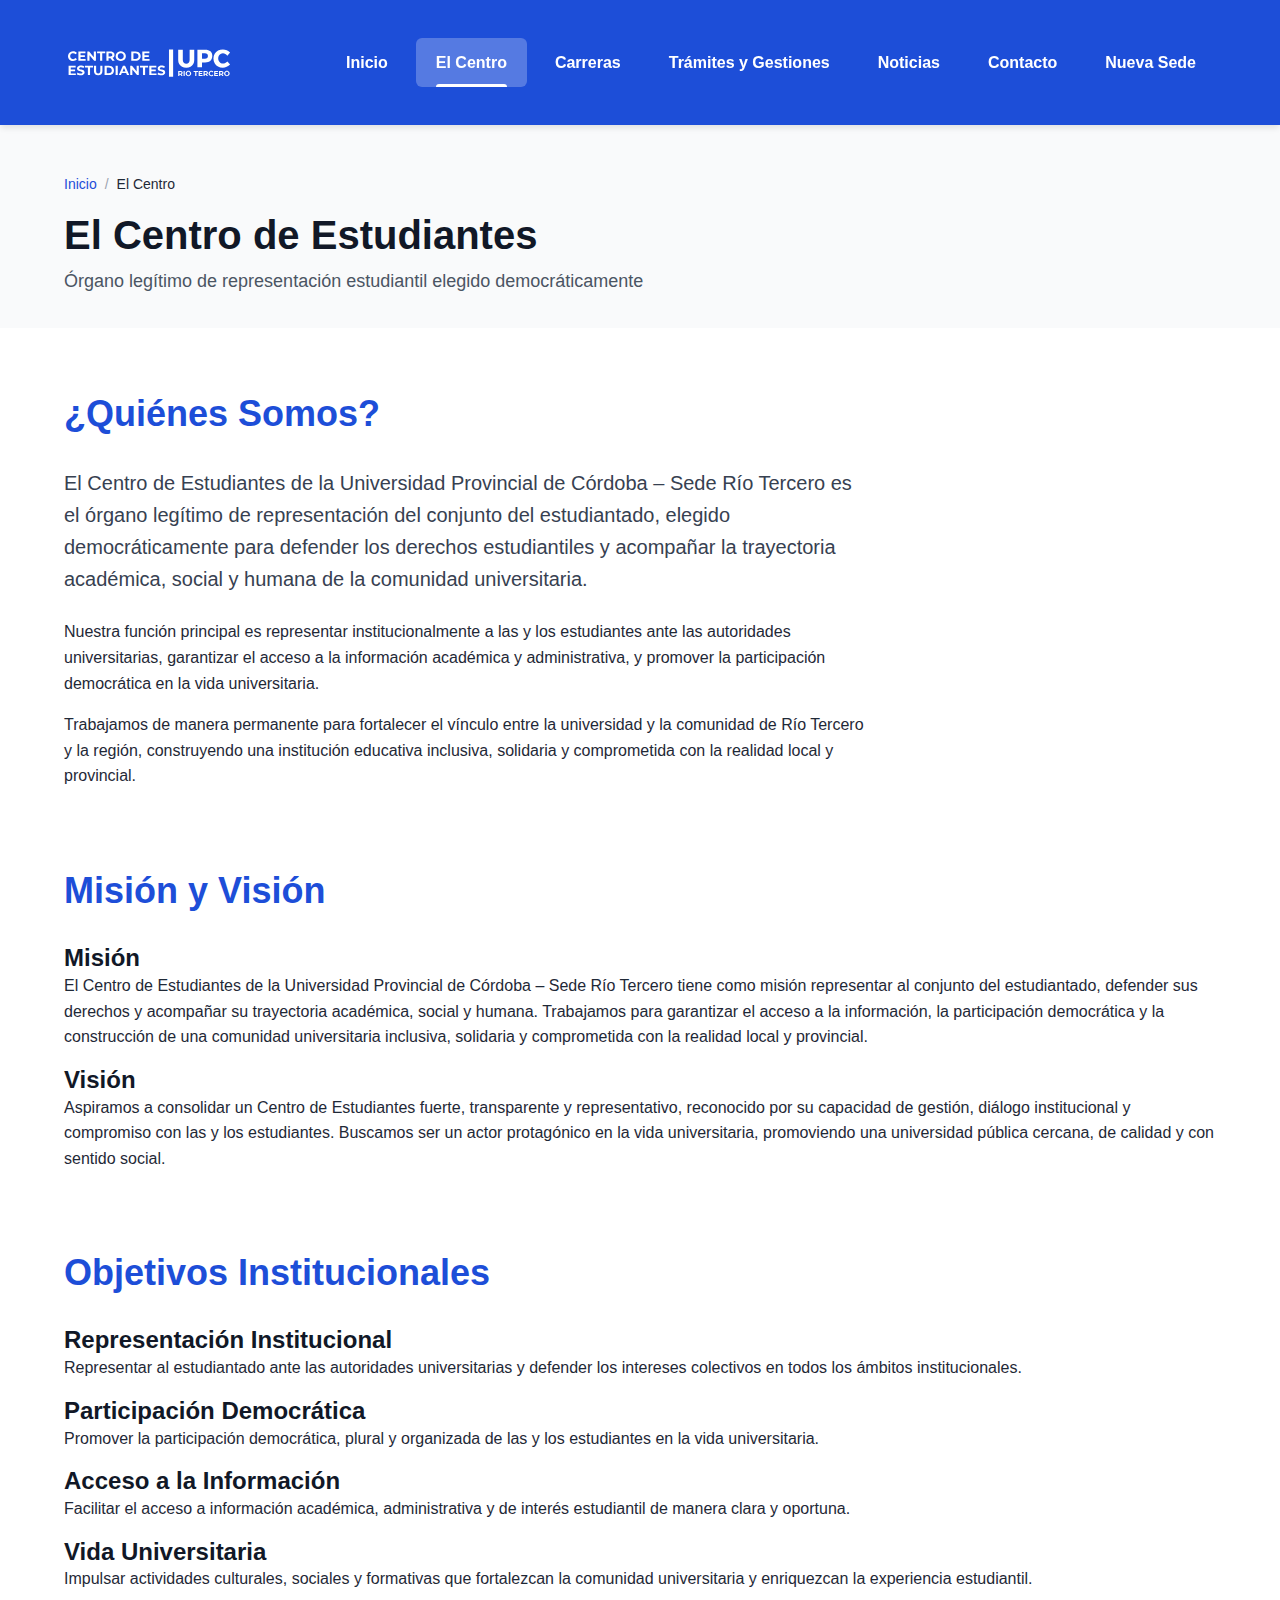
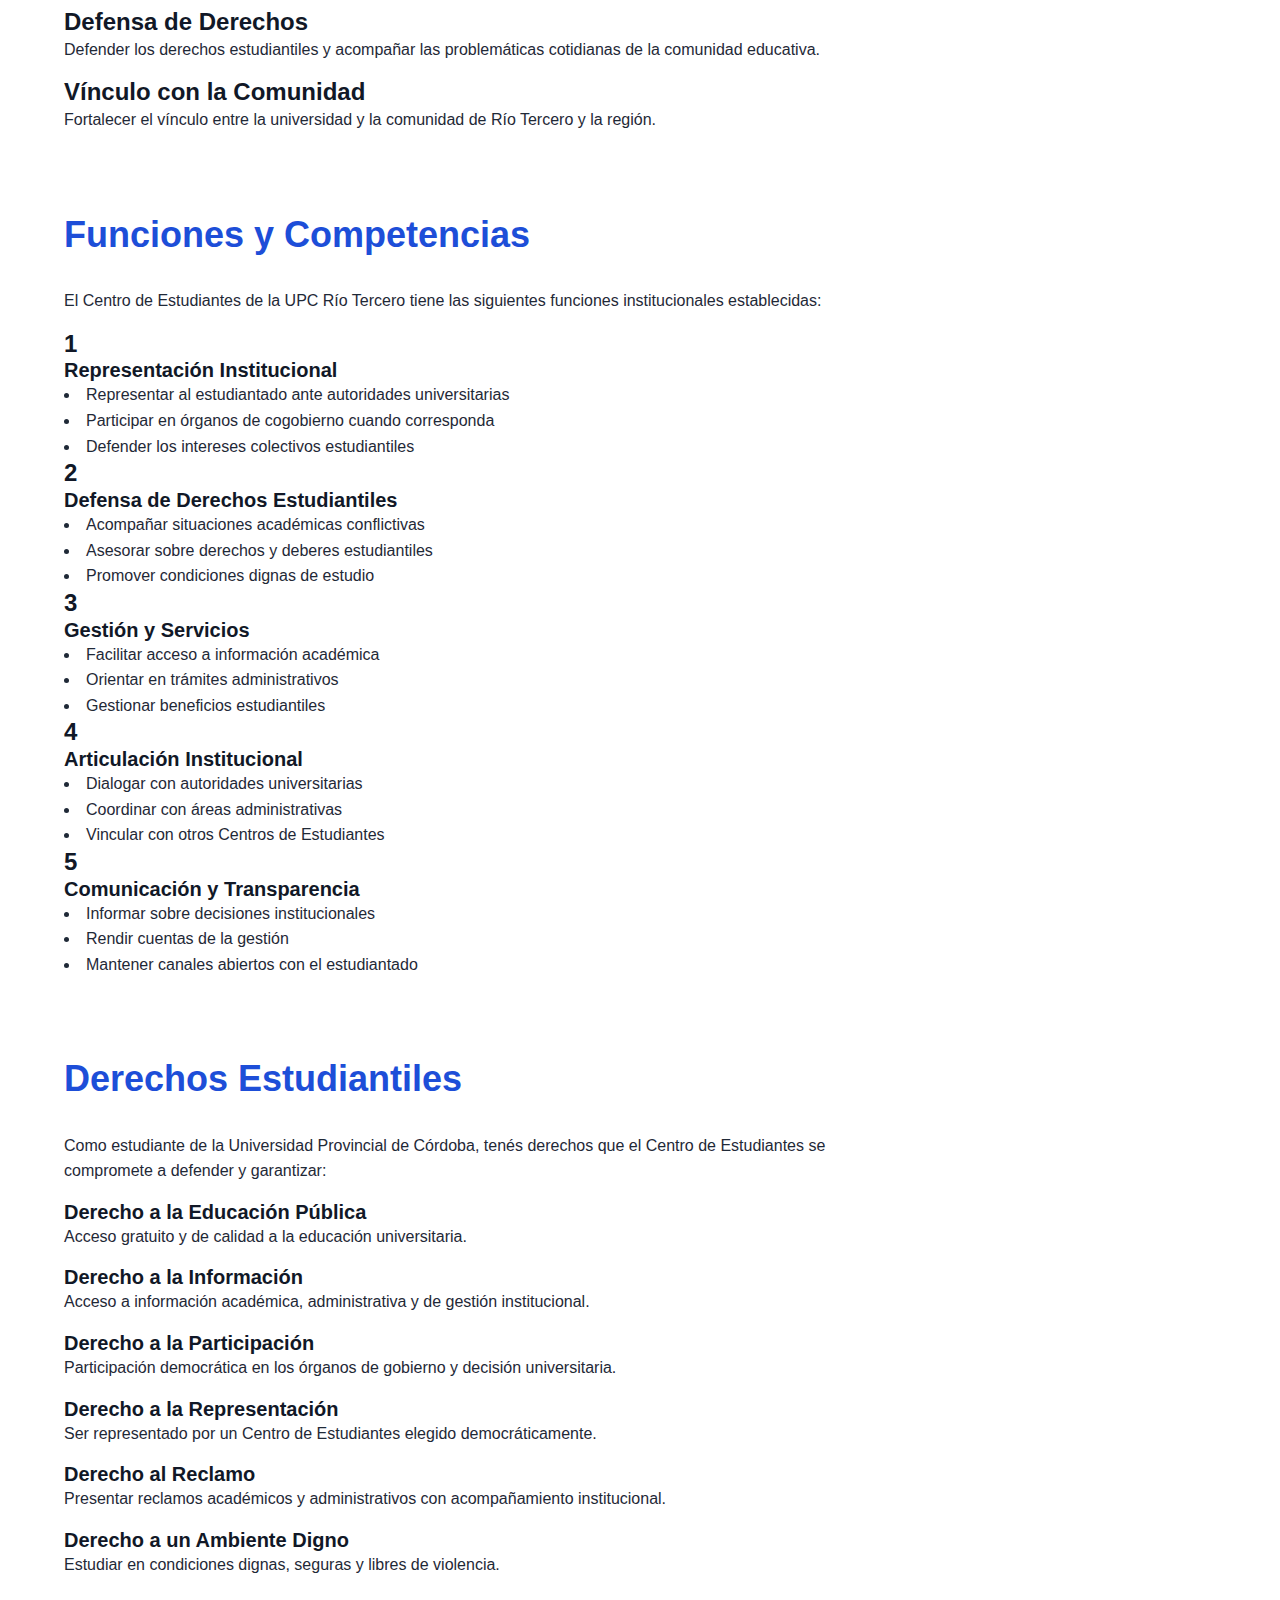
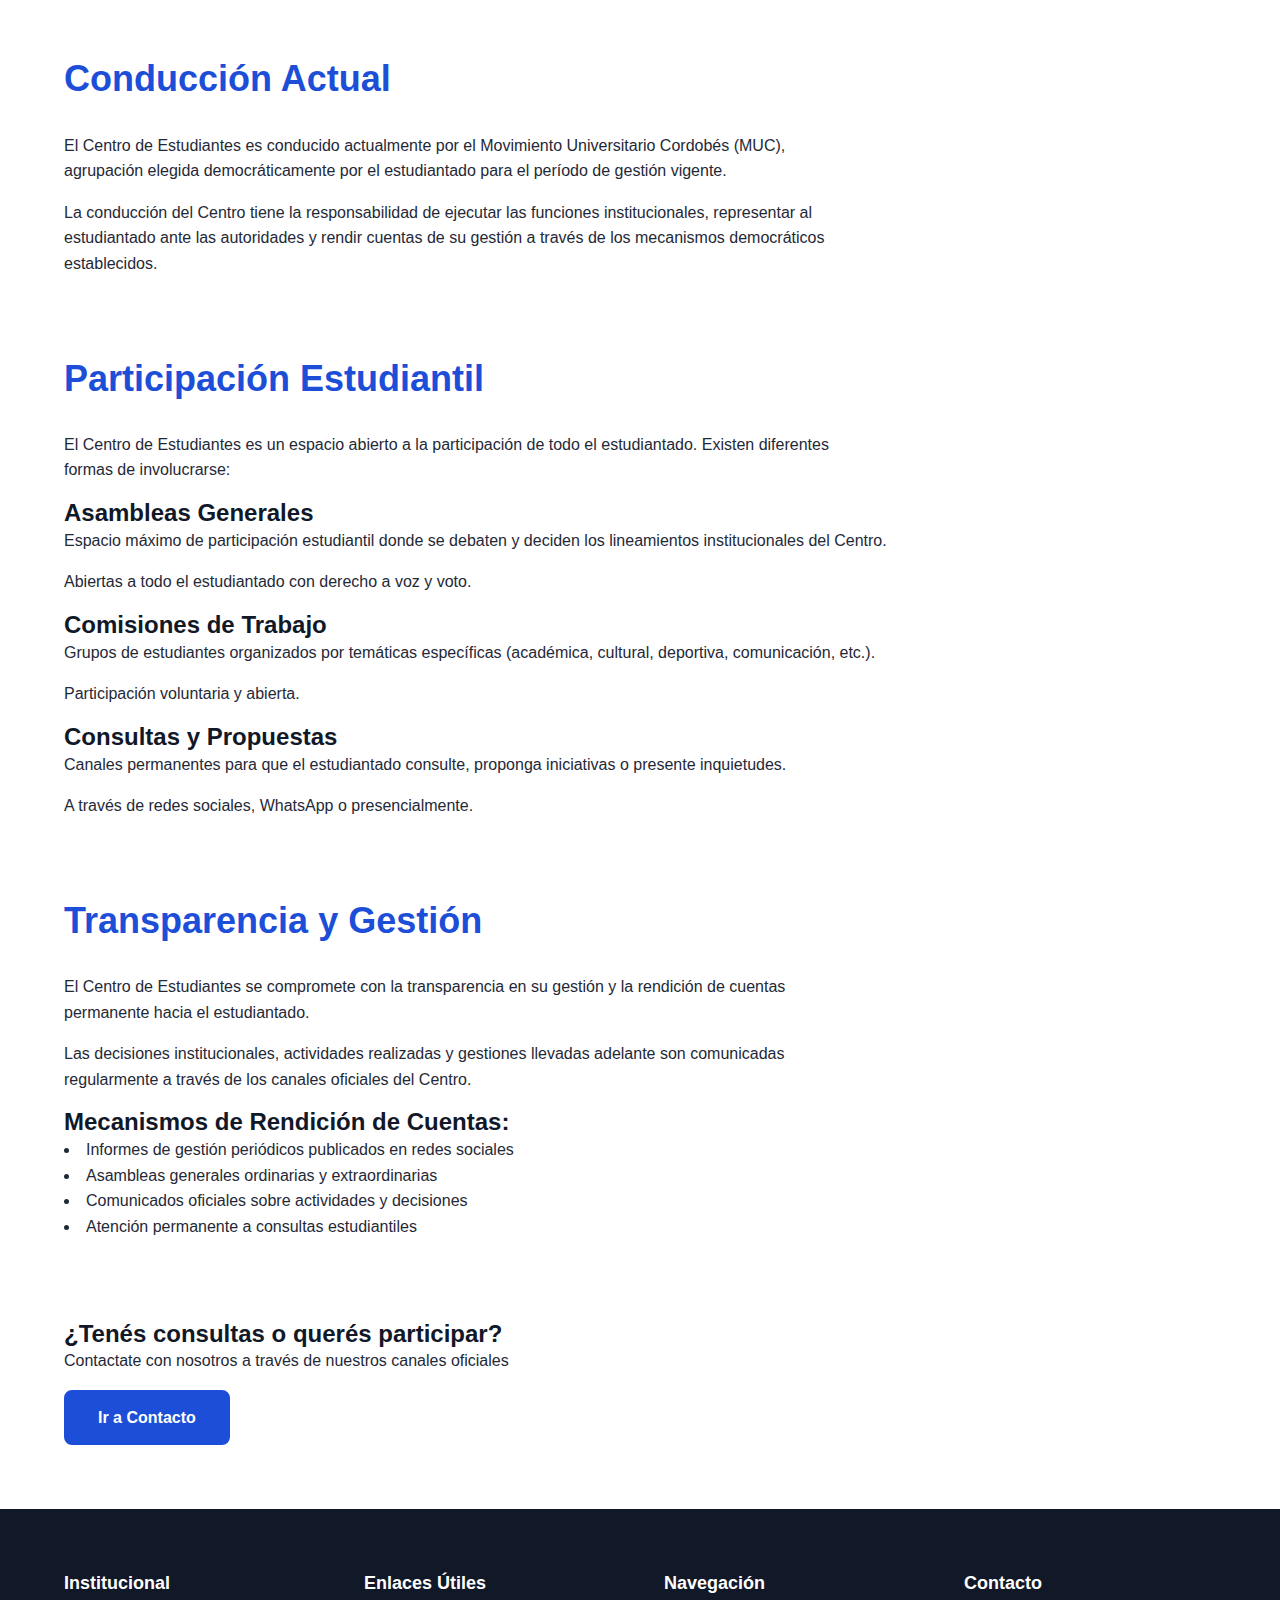
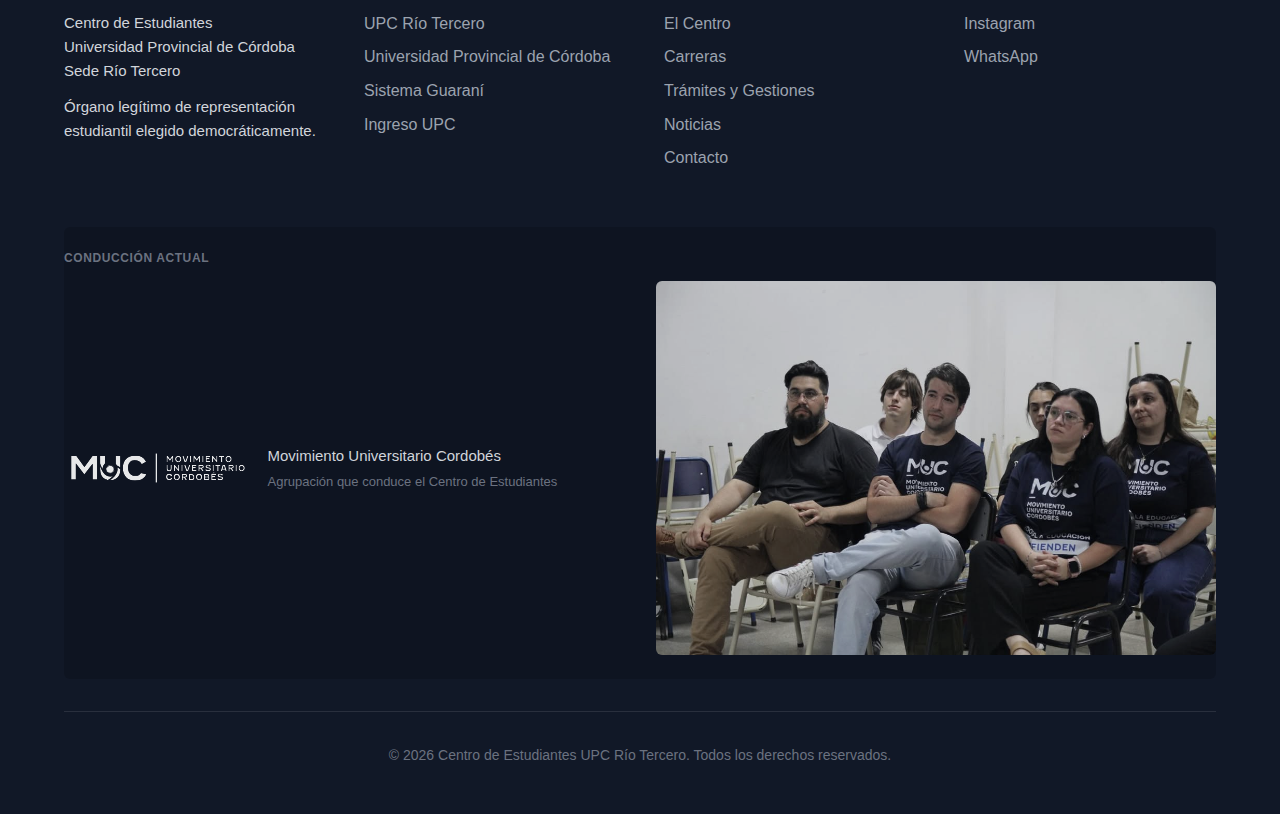
<file: el-centro.html>
<!DOCTYPE html>
<html lang="es">
<head>
    <meta charset="UTF-8">
    <meta name="viewport" content="width=device-width, initial-scale=1.0">
    <meta name="description" content="Conocé al Centro de Estudiantes de la UPC Río Tercero: misión, visión, objetivos, funciones, conducción actual y cómo participar.">
    <title>El Centro - Centro de Estudiantes UPC Río Tercero</title>
    <link rel="preconnect" href="https://fonts.googleapis.com">
    <link rel="preconnect" href="https://fonts.gstatic.com" crossorigin>
    <link href="https://fonts.googleapis.com/css2?family=IBM+Plex+Sans:wght@400;500;600;700&family=IBM+Plex+Serif:wght@600;700&display=swap" rel="stylesheet">
    <link rel="stylesheet" href="css/styles.css">
</head>
<body>
    <!-- Header -->
    <header class="site-header">
        <div class="container">
            <div class="header-content">
                <div class="logo-container">
                    <a href="index.html">
                        <img src="images/logo-centro-estudiantes.svg" alt="Centro de Estudiantes UPC Río Tercero" class="logo-principal">
                    </a>
                </div>
                
                <button class="mobile-menu-toggle" aria-label="Abrir menú de navegación" aria-expanded="false">
                    <span class="hamburger"></span>
                </button>

                <nav class="main-nav" aria-label="Navegación principal">
                    <ul class="nav-list">
                        <li><a href="index.html" class="nav-link">Inicio</a></li>
                        <li><a href="el-centro.html" class="nav-link active" aria-current="page">El Centro</a></li>
                        <li><a href="carreras.html" class="nav-link">Carreras</a></li>
                        <li><a href="tramites.html" class="nav-link">Trámites y Gestiones</a></li>
                        <li><a href="noticias.html" class="nav-link">Noticias</a></li>
                        <li><a href="contacto.html" class="nav-link">Contacto</a></li>
                        <li><a href="nueva-sede.html" class="nav-link">Nueva Sede</a></li>
                    </ul>
                </nav>
            </div>
        </div>
    </header>

    <!-- Main Content -->
    <main>
        <!-- Page Header -->
        <section class="page-header">
            <div class="container">
                <nav class="breadcrumb" aria-label="Ruta de navegación">
                    <ol>
                        <li><a href="index.html">Inicio</a></li>
                        <li aria-current="page">El Centro</li>
                    </ol>
                </nav>
                <h1 class="page-title">El Centro de Estudiantes</h1>
                <p class="page-description">Órgano legítimo de representación estudiantil elegido democráticamente</p>
            </div>
        </section>

        <!-- Quiénes Somos -->
        <section class="page-content">
            <div class="container">
                <div class="content-section">
                    <h2 class="content-title">¿Quiénes Somos?</h2>
                    <div class="content-text">
                        <p class="lead">
                            El Centro de Estudiantes de la Universidad Provincial de Córdoba – Sede Río Tercero es el órgano 
                            legítimo de representación del conjunto del estudiantado, elegido democráticamente para defender 
                            los derechos estudiantiles y acompañar la trayectoria académica, social y humana de la comunidad universitaria.
                        </p>
                        <p>
                            Nuestra función principal es representar institucionalmente a las y los estudiantes ante las autoridades 
                            universitarias, garantizar el acceso a la información académica y administrativa, y promover la participación 
                            democrática en la vida universitaria.
                        </p>
                        <p>
                            Trabajamos de manera permanente para fortalecer el vínculo entre la universidad y la comunidad de Río Tercero 
                            y la región, construyendo una institución educativa inclusiva, solidaria y comprometida con la realidad local y provincial.
                        </p>
                    </div>
                </div>

                <!-- Misión y Visión -->
                <div class="content-section">
                    <h2 class="content-title">Misión y Visión</h2>
                    <div class="mission-vision-grid">
                        <div class="mission-box">
                            <h3 class="box-title">Misión</h3>
                            <p>
                                El Centro de Estudiantes de la Universidad Provincial de Córdoba – Sede Río Tercero tiene como misión 
                                representar al conjunto del estudiantado, defender sus derechos y acompañar su trayectoria académica, 
                                social y humana. Trabajamos para garantizar el acceso a la información, la participación democrática 
                                y la construcción de una comunidad universitaria inclusiva, solidaria y comprometida con la realidad 
                                local y provincial.
                            </p>
                        </div>
                        <div class="vision-box">
                            <h3 class="box-title">Visión</h3>
                            <p>
                                Aspiramos a consolidar un Centro de Estudiantes fuerte, transparente y representativo, reconocido 
                                por su capacidad de gestión, diálogo institucional y compromiso con las y los estudiantes. Buscamos 
                                ser un actor protagónico en la vida universitaria, promoviendo una universidad pública cercana, 
                                de calidad y con sentido social.
                            </p>
                        </div>
                    </div>
                </div>

                <!-- Objetivos -->
                <div class="content-section">
                    <h2 class="content-title">Objetivos Institucionales</h2>
                    <div class="objectives-list">
                        <div class="objective-item">
                            <h3 class="objective-title">Representación Institucional</h3>
                            <p>Representar al estudiantado ante las autoridades universitarias y defender los intereses colectivos en todos los ámbitos institucionales.</p>
                        </div>
                        <div class="objective-item">
                            <h3 class="objective-title">Participación Democrática</h3>
                            <p>Promover la participación democrática, plural y organizada de las y los estudiantes en la vida universitaria.</p>
                        </div>
                        <div class="objective-item">
                            <h3 class="objective-title">Acceso a la Información</h3>
                            <p>Facilitar el acceso a información académica, administrativa y de interés estudiantil de manera clara y oportuna.</p>
                        </div>
                        <div class="objective-item">
                            <h3 class="objective-title">Vida Universitaria</h3>
                            <p>Impulsar actividades culturales, sociales y formativas que fortalezcan la comunidad universitaria y enriquezcan la experiencia estudiantil.</p>
                        </div>
                        <div class="objective-item">
                            <h3 class="objective-title">Defensa de Derechos</h3>
                            <p>Defender los derechos estudiantiles y acompañar las problemáticas cotidianas de la comunidad educativa.</p>
                        </div>
                        <div class="objective-item">
                            <h3 class="objective-title">Vínculo con la Comunidad</h3>
                            <p>Fortalecer el vínculo entre la universidad y la comunidad de Río Tercero y la región.</p>
                        </div>
                    </div>
                </div>

                <!-- Funciones y Competencias -->
                <div class="content-section">
                    <h2 class="content-title">Funciones y Competencias</h2>
                    <div class="content-text">
                        <p>
                            El Centro de Estudiantes de la UPC Río Tercero tiene las siguientes funciones institucionales establecidas:
                        </p>
                    </div>
                    <div class="functions-grid">
                        <div class="function-card">
                            <h3 class="function-number">1</h3>
                            <h4 class="function-title">Representación Institucional</h4>
                            <ul class="function-list">
                                <li>Representar al estudiantado ante autoridades universitarias</li>
                                <li>Participar en órganos de cogobierno cuando corresponda</li>
                                <li>Defender los intereses colectivos estudiantiles</li>
                            </ul>
                        </div>
                        <div class="function-card">
                            <h3 class="function-number">2</h3>
                            <h4 class="function-title">Defensa de Derechos Estudiantiles</h4>
                            <ul class="function-list">
                                <li>Acompañar situaciones académicas conflictivas</li>
                                <li>Asesorar sobre derechos y deberes estudiantiles</li>
                                <li>Promover condiciones dignas de estudio</li>
                            </ul>
                        </div>
                        <div class="function-card">
                            <h3 class="function-number">3</h3>
                            <h4 class="function-title">Gestión y Servicios</h4>
                            <ul class="function-list">
                                <li>Facilitar acceso a información académica</li>
                                <li>Orientar en trámites administrativos</li>
                                <li>Gestionar beneficios estudiantiles</li>
                            </ul>
                        </div>
                        <div class="function-card">
                            <h3 class="function-number">4</h3>
                            <h4 class="function-title">Articulación Institucional</h4>
                            <ul class="function-list">
                                <li>Dialogar con autoridades universitarias</li>
                                <li>Coordinar con áreas administrativas</li>
                                <li>Vincular con otros Centros de Estudiantes</li>
                            </ul>
                        </div>
                        <div class="function-card">
                            <h3 class="function-number">5</h3>
                            <h4 class="function-title">Comunicación y Transparencia</h4>
                            <ul class="function-list">
                                <li>Informar sobre decisiones institucionales</li>
                                <li>Rendir cuentas de la gestión</li>
                                <li>Mantener canales abiertos con el estudiantado</li>
                            </ul>
                        </div>
                    </div>
                </div>

                <!-- Derechos Estudiantiles -->
                <div class="content-section">
                    <h2 class="content-title">Derechos Estudiantiles</h2>
                    <div class="content-text">
                        <p>
                            Como estudiante de la Universidad Provincial de Córdoba, tenés derechos que el Centro de Estudiantes 
                            se compromete a defender y garantizar:
                        </p>
                    </div>
                    <div class="rights-grid">
                        <div class="right-item">
                            <h4>Derecho a la Educación Pública</h4>
                            <p>Acceso gratuito y de calidad a la educación universitaria.</p>
                        </div>
                        <div class="right-item">
                            <h4>Derecho a la Información</h4>
                            <p>Acceso a información académica, administrativa y de gestión institucional.</p>
                        </div>
                        <div class="right-item">
                            <h4>Derecho a la Participación</h4>
                            <p>Participación democrática en los órganos de gobierno y decisión universitaria.</p>
                        </div>
                        <div class="right-item">
                            <h4>Derecho a la Representación</h4>
                            <p>Ser representado por un Centro de Estudiantes elegido democráticamente.</p>
                        </div>
                        <div class="right-item">
                            <h4>Derecho al Reclamo</h4>
                            <p>Presentar reclamos académicos y administrativos con acompañamiento institucional.</p>
                        </div>
                        <div class="right-item">
                            <h4>Derecho a un Ambiente Digno</h4>
                            <p>Estudiar en condiciones dignas, seguras y libres de violencia.</p>
                        </div>
                    </div>
                </div>

                <!-- Conducción Actual -->
                <div class="content-section">
                    <h2 class="content-title">Conducción Actual</h2>
                    <div class="content-text">
                        <p>
                            El Centro de Estudiantes es conducido actualmente por el Movimiento Universitario Cordobés (MUC), 
                            agrupación elegida democráticamente por el estudiantado para el período de gestión vigente.
                        </p>
                        <p>
                            La conducción del Centro tiene la responsabilidad de ejecutar las funciones institucionales, representar 
                            al estudiantado ante las autoridades y rendir cuentas de su gestión a través de los mecanismos democráticos establecidos.
                        </p>
                    </div>
                </div>

                <!-- Participación Estudiantil -->
                <div class="content-section">
                    <h2 class="content-title">Participación Estudiantil</h2>
                    <div class="content-text">
                        <p>
                            El Centro de Estudiantes es un espacio abierto a la participación de todo el estudiantado. 
                            Existen diferentes formas de involucrarse:
                        </p>
                    </div>
                    <div class="participation-options">
                        <div class="participation-card">
                            <h3>Asambleas Generales</h3>
                            <p>Espacio máximo de participación estudiantil donde se debaten y deciden los lineamientos institucionales del Centro.</p>
                            <p class="participation-detail">Abiertas a todo el estudiantado con derecho a voz y voto.</p>
                        </div>
                        <div class="participation-card">
                            <h3>Comisiones de Trabajo</h3>
                            <p>Grupos de estudiantes organizados por temáticas específicas (académica, cultural, deportiva, comunicación, etc.).</p>
                            <p class="participation-detail">Participación voluntaria y abierta.</p>
                        </div>
                        <div class="participation-card">
                            <h3>Consultas y Propuestas</h3>
                            <p>Canales permanentes para que el estudiantado consulte, proponga iniciativas o presente inquietudes.</p>
                            <p class="participation-detail">A través de redes sociales, WhatsApp o presencialmente.</p>
                        </div>
                    </div>
                </div>

                <!-- Transparencia y Gestión -->
                <div class="content-section">
                    <h2 class="content-title">Transparencia y Gestión</h2>
                    <div class="content-text">
                        <p>
                            El Centro de Estudiantes se compromete con la transparencia en su gestión y la rendición de cuentas 
                            permanente hacia el estudiantado.
                        </p>
                        <p>
                            Las decisiones institucionales, actividades realizadas y gestiones llevadas adelante son comunicadas 
                            regularmente a través de los canales oficiales del Centro.
                        </p>
                    </div>
                    <div class="transparency-info">
                        <h3>Mecanismos de Rendición de Cuentas:</h3>
                        <ul>
                            <li>Informes de gestión periódicos publicados en redes sociales</li>
                            <li>Asambleas generales ordinarias y extraordinarias</li>
                            <li>Comunicados oficiales sobre actividades y decisiones</li>
                            <li>Atención permanente a consultas estudiantiles</li>
                        </ul>
                    </div>
                </div>

                <!-- CTA Final -->
                <div class="content-cta">
                    <h3>¿Tenés consultas o querés participar?</h3>
                    <p>Contactate con nosotros a través de nuestros canales oficiales</p>
                    <a href="contacto.html" class="btn btn-primary">Ir a Contacto</a>
                </div>
            </div>
        </section>
    </main>

    <!-- Footer -->
    <footer class="site-footer">
        <div class="container">
            <div class="footer-content">
                <div class="footer-section">
                    <h3 class="footer-title">Institucional</h3>
                    <p class="footer-text">
                        Centro de Estudiantes<br>
                        Universidad Provincial de Córdoba<br>
                        Sede Río Tercero
                    </p>
                    <p class="footer-text">
                        Órgano legítimo de representación estudiantil elegido democráticamente.
                    </p>
                </div>

                <div class="footer-section">
                    <h3 class="footer-title">Enlaces Útiles</h3>
                    <ul class="footer-links">
                        <li><a href="https://www.upc.edu.ar/sede-rio-tercero/" target="_blank" rel="noopener noreferrer">UPC Río Tercero</a></li>
                        <li><a href="https://www.upc.edu.ar/" target="_blank" rel="noopener noreferrer">Universidad Provincial de Córdoba</a></li>
                        <li><a href="https://upc.psi.unc.edu.ar/autogestion/" target="_blank" rel="noopener noreferrer">Sistema Guaraní</a></li>
                        <li><a href="https://ingreso.upc.edu.ar/" target="_blank" rel="noopener noreferrer">Ingreso UPC</a></li>
                    </ul>
                </div>

                <div class="footer-section">
                    <h3 class="footer-title">Navegación</h3>
                    <ul class="footer-links">
                        <li><a href="el-centro.html">El Centro</a></li>
                        <li><a href="carreras.html">Carreras</a></li>
                        <li><a href="tramites.html">Trámites y Gestiones</a></li>
                        <li><a href="noticias.html">Noticias</a></li>
                        <li><a href="contacto.html">Contacto</a></li>
                    </ul>
                </div>

                <div class="footer-section">
                    <h3 class="footer-title">Contacto</h3>
                    <ul class="footer-links">
                        <li><a href="https://www.instagram.com/muc.riotercero" target="_blank" rel="noopener noreferrer">Instagram</a></li>
                        <li><a href="https://wa.me/543571697115" target="_blank" rel="noopener noreferrer">WhatsApp</a></li>
                    </ul>
                </div>
            </div>

            <div class="footer-governance">
                <div class="governance-content">
                    <h4 class="governance-label">Conducción Actual</h4>
                    <div class="governance-main">
                        <div class="governance-info">
                            <img src="images/logo-muc.svg" alt="MUC" class="logo-conduccion">
                            <div class="governance-text">
                                <p class="governance-name">Movimiento Universitario Cordobés</p>
                                <p class="governance-description">Agrupación que conduce el Centro de Estudiantes</p>
                            </div>
                        </div>
                        <div class="governance-photo">
                            <img src="images/integrantes-conduccion.jpg" alt="Integrantes de la conducción del Centro de Estudiantes">
                        </div>
                    </div>
                </div>
            </div>

            <div class="footer-bottom">
                <p>&copy; 2026 Centro de Estudiantes UPC Río Tercero. Todos los derechos reservados.</p>
            </div>
        </div>
    </footer>

    <script src="js/main.js"></script>
</body>
</html>
</file>
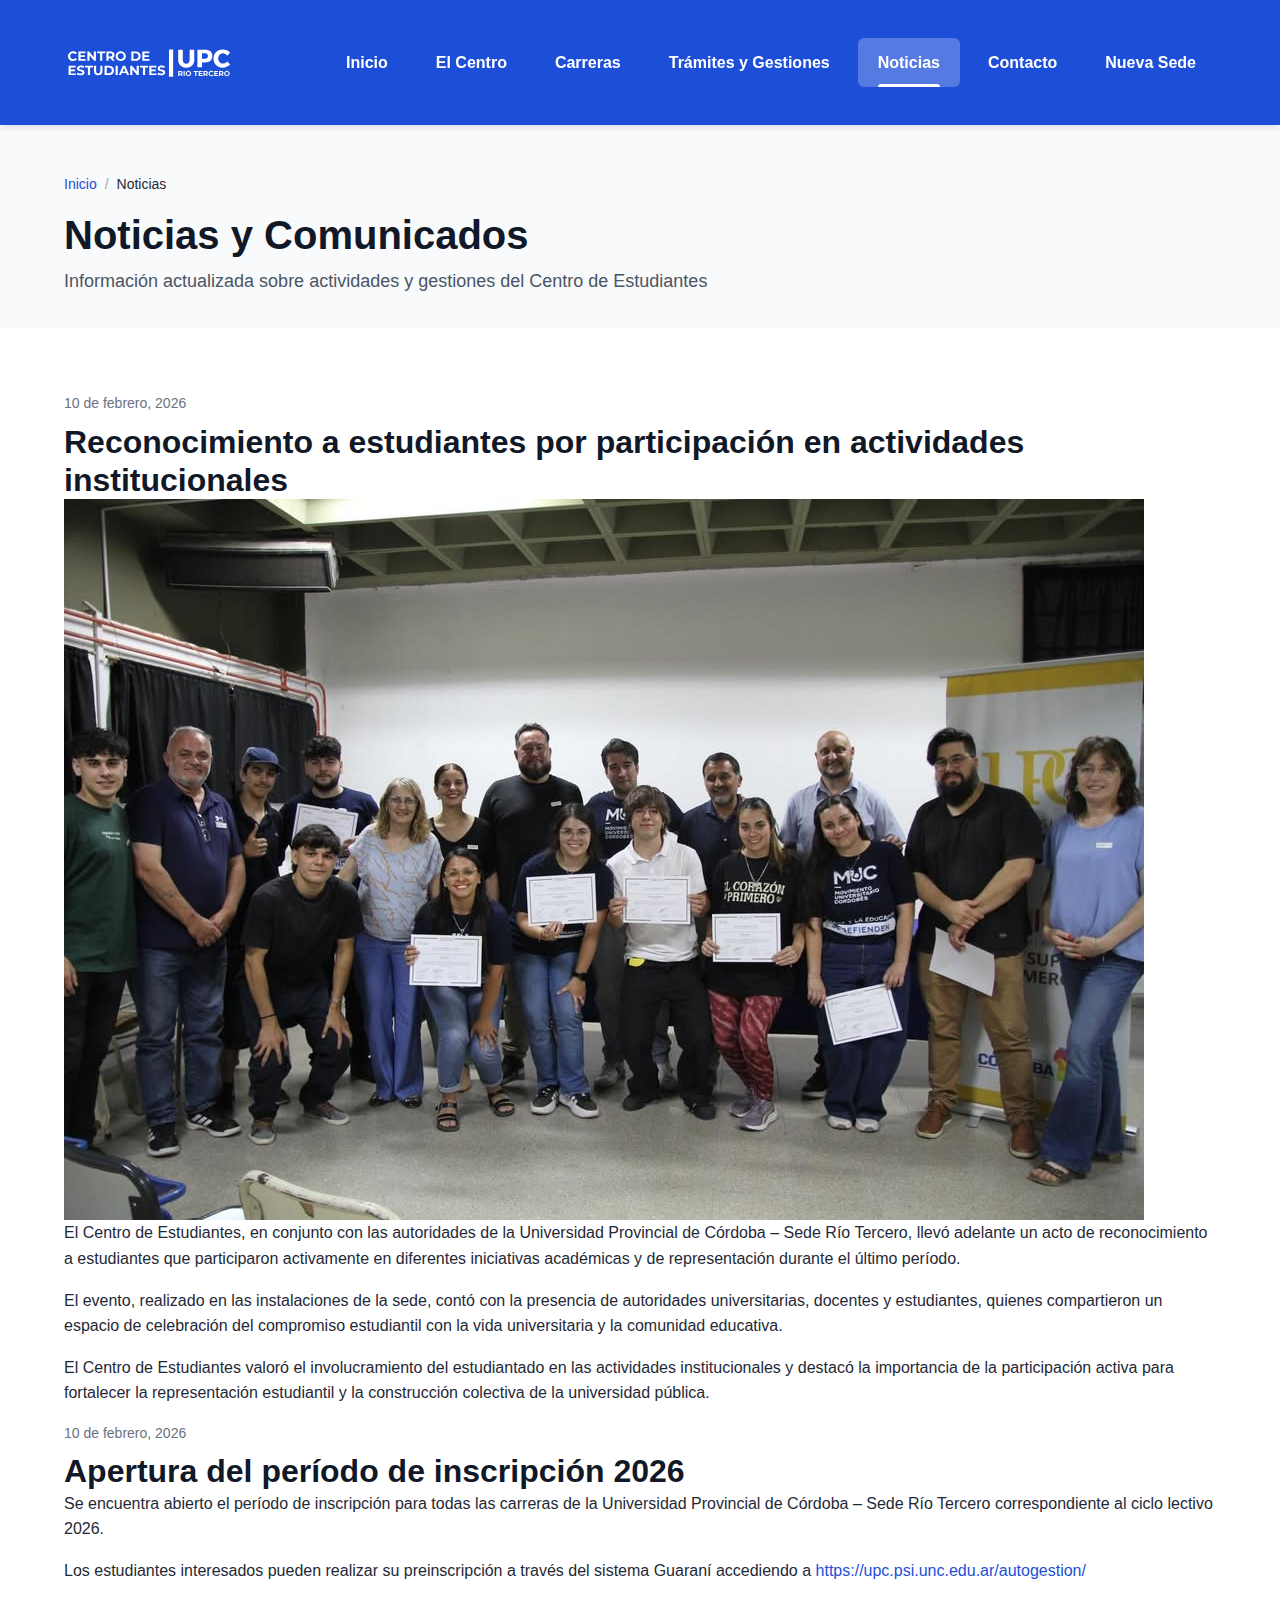
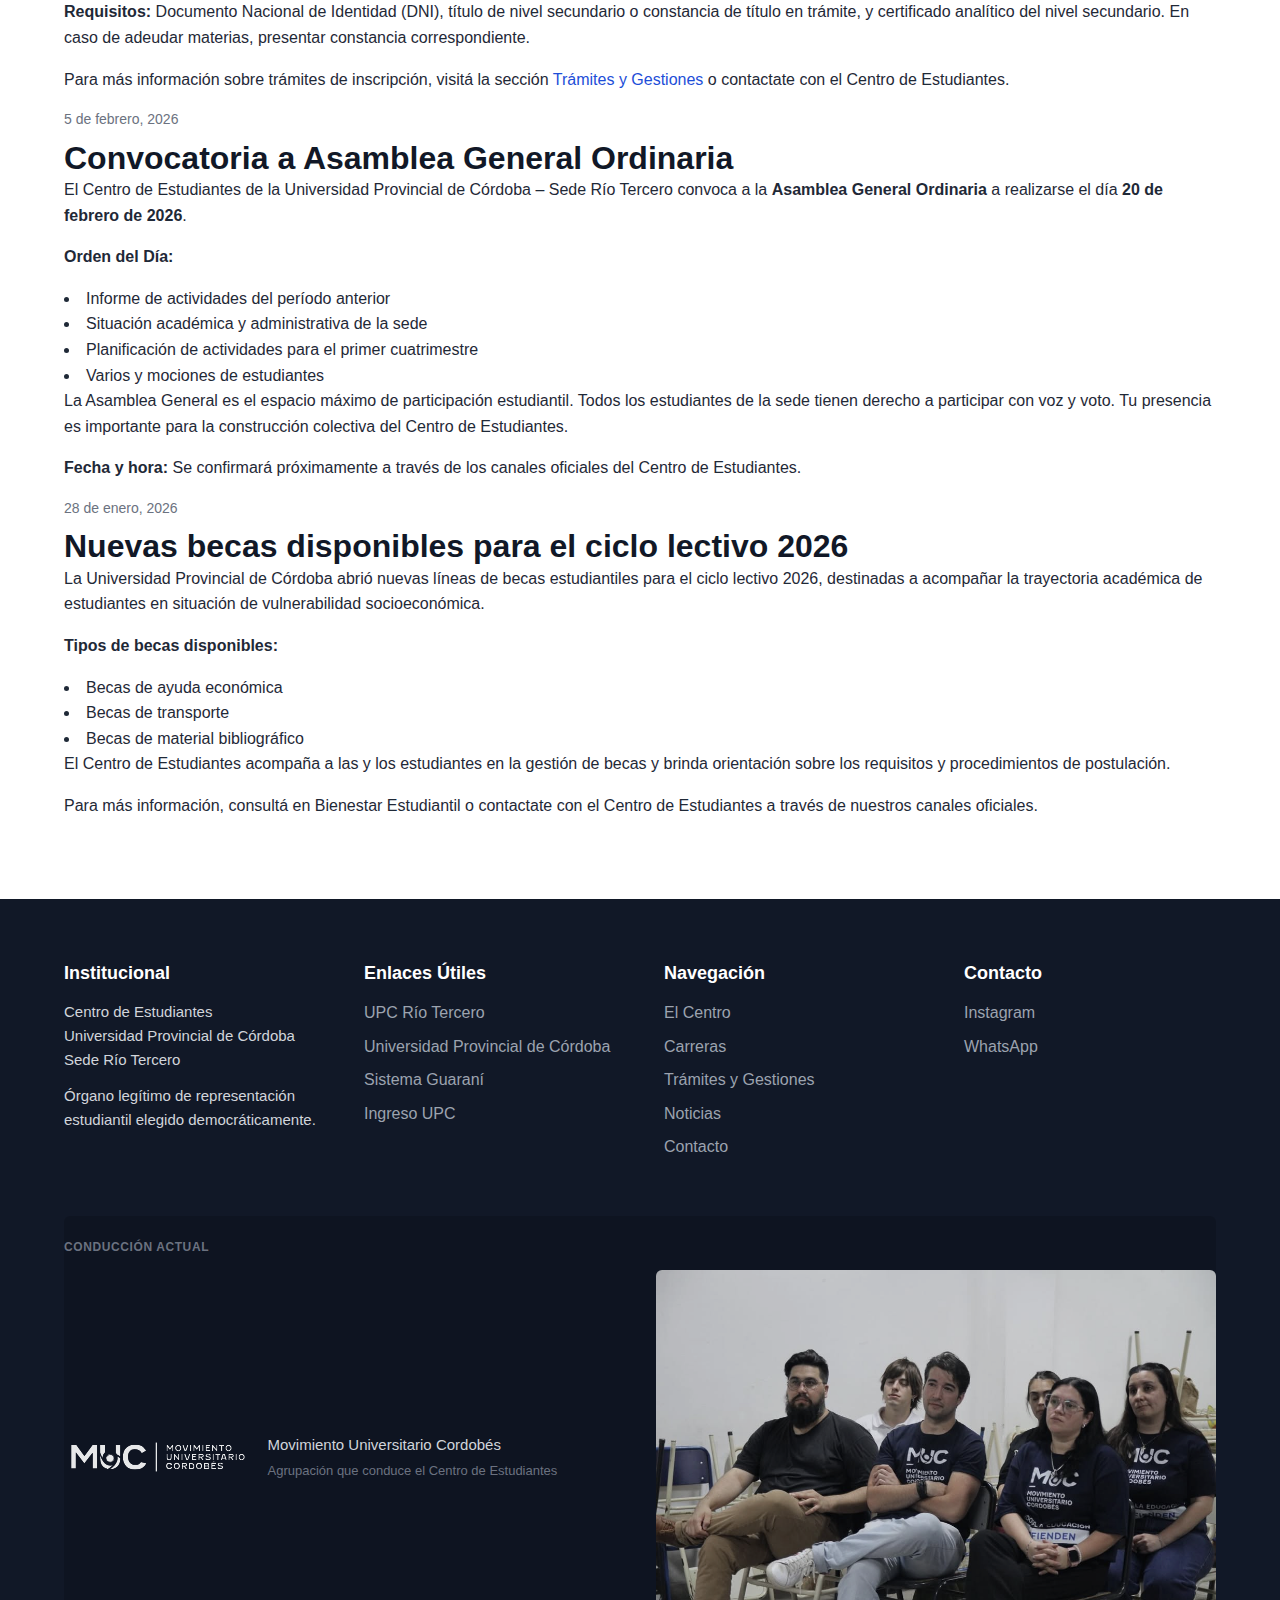
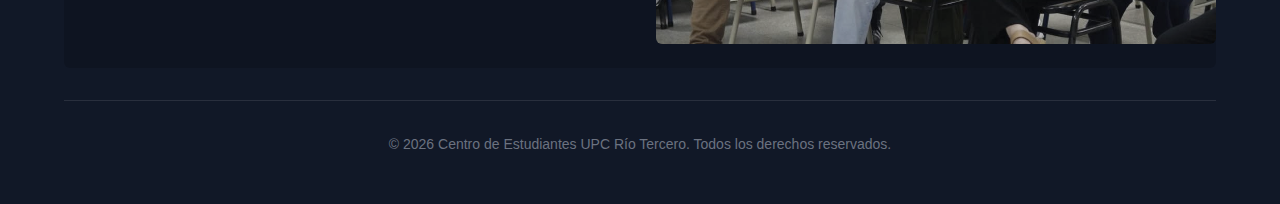
<file: noticias.html>
<!DOCTYPE html>
<html lang="es">
<head>
    <meta charset="UTF-8">
    <meta name="viewport" content="width=device-width, initial-scale=1.0">
    <meta name="description" content="Noticias, comunicados oficiales y actividades del Centro de Estudiantes UPC Río Tercero.">
    <title>Noticias - Centro de Estudiantes UPC Río Tercero</title>
    <link rel="preconnect" href="https://fonts.googleapis.com">
    <link rel="preconnect" href="https://fonts.gstatic.com" crossorigin>
    <link href="https://fonts.googleapis.com/css2?family=IBM+Plex+Sans:wght@400;500;600;700&family=IBM+Plex+Serif:wght@600;700&display=swap" rel="stylesheet">
    <link rel="stylesheet" href="css/styles.css">
</head>
<body>
    <header class="site-header">
        <div class="container">
            <div class="header-content">
                <div class="logo-container">
                    <a href="index.html">
                        <img src="images/logo-centro-estudiantes.svg" alt="Centro de Estudiantes UPC Río Tercero" class="logo-principal">
                    </a>
                </div>
                <button class="mobile-menu-toggle" aria-label="Abrir menú de navegación" aria-expanded="false">
                    <span class="hamburger"></span>
                </button>
                <nav class="main-nav" aria-label="Navegación principal">
                    <ul class="nav-list">
                        <li><a href="index.html" class="nav-link">Inicio</a></li>
                        <li><a href="el-centro.html" class="nav-link">El Centro</a></li>
                        <li><a href="carreras.html" class="nav-link">Carreras</a></li>
                        <li><a href="tramites.html" class="nav-link">Trámites y Gestiones</a></li>
                        <li><a href="noticias.html" class="nav-link active" aria-current="page">Noticias</a></li>
                        <li><a href="contacto.html" class="nav-link">Contacto</a></li>
                        <li><a href="nueva-sede.html" class="nav-link">Nueva Sede</a></li>
                    </ul>
                </nav>
            </div>
        </div>
    </header>

    <main>
        <section class="page-header">
            <div class="container">
                <nav class="breadcrumb" aria-label="Ruta de navegación">
                    <ol>
                        <li><a href="index.html">Inicio</a></li>
                        <li aria-current="page">Noticias</li>
                    </ol>
                </nav>
                <h1 class="page-title">Noticias y Comunicados</h1>
                <p class="page-description">Información actualizada sobre actividades y gestiones del Centro de Estudiantes</p>
            </div>
        </section>

        <section class="page-content">
            <div class="container">
                <div class="news-full-list">
                    <article class="news-full-item" id="noticia-1">
                        <time class="news-date" datetime="2026-02-10">10 de febrero, 2026</time>
                        <h2 class="news-full-title">Reconocimiento a estudiantes por participación en actividades institucionales</h2>
                        <div class="news-full-image">
                            <img src="images/entrega-certificados.jpg" alt="Entrega de certificados de participación estudiantil">
                        </div>
                        <div class="news-full-content">
                            <p>
                                El Centro de Estudiantes, en conjunto con las autoridades de la Universidad Provincial de Córdoba – Sede Río Tercero, 
                                llevó adelante un acto de reconocimiento a estudiantes que participaron activamente en diferentes iniciativas 
                                académicas y de representación durante el último período.
                            </p>
                            <p>
                                El evento, realizado en las instalaciones de la sede, contó con la presencia de autoridades universitarias, 
                                docentes y estudiantes, quienes compartieron un espacio de celebración del compromiso estudiantil con la vida 
                                universitaria y la comunidad educativa.
                            </p>
                            <p>
                                El Centro de Estudiantes valoró el involucramiento del estudiantado en las actividades institucionales y 
                                destacó la importancia de la participación activa para fortalecer la representación estudiantil y la construcción 
                                colectiva de la universidad pública.
                            </p>
                        </div>
                    </article>

                    <article class="news-full-item" id="noticia-2">
                        <time class="news-date" datetime="2026-02-10">10 de febrero, 2026</time>
                        <h2 class="news-full-title">Apertura del período de inscripción 2026</h2>
                        <div class="news-full-content">
                            <p>
                                Se encuentra abierto el período de inscripción para todas las carreras de la Universidad Provincial de Córdoba – 
                                Sede Río Tercero correspondiente al ciclo lectivo 2026.
                            </p>
                            <p>
                                Los estudiantes interesados pueden realizar su preinscripción a través del sistema Guaraní accediendo a 
                                <a href="https://upc.psi.unc.edu.ar/autogestion/" target="_blank" rel="noopener noreferrer">https://upc.psi.unc.edu.ar/autogestion/</a>
                            </p>
                            <p>
                                <strong>Requisitos:</strong> Documento Nacional de Identidad (DNI), título de nivel secundario o constancia 
                                de título en trámite, y certificado analítico del nivel secundario. En caso de adeudar materias, presentar 
                                constancia correspondiente.
                            </p>
                            <p>
                                Para más información sobre trámites de inscripción, visitá la sección <a href="tramites.html">Trámites y Gestiones</a> 
                                o contactate con el Centro de Estudiantes.
                            </p>
                        </div>
                    </article>

                    <article class="news-full-item" id="noticia-3">
                        <time class="news-date" datetime="2026-02-05">5 de febrero, 2026</time>
                        <h2 class="news-full-title">Convocatoria a Asamblea General Ordinaria</h2>
                        <div class="news-full-content">
                            <p>
                                El Centro de Estudiantes de la Universidad Provincial de Córdoba – Sede Río Tercero convoca a la 
                                <strong>Asamblea General Ordinaria</strong> a realizarse el día <strong>20 de febrero de 2026</strong>.
                            </p>
                            <p>
                                <strong>Orden del Día:</strong>
                            </p>
                            <ul>
                                <li>Informe de actividades del período anterior</li>
                                <li>Situación académica y administrativa de la sede</li>
                                <li>Planificación de actividades para el primer cuatrimestre</li>
                                <li>Varios y mociones de estudiantes</li>
                            </ul>
                            <p>
                                La Asamblea General es el espacio máximo de participación estudiantil. Todos los estudiantes de la sede 
                                tienen derecho a participar con voz y voto. Tu presencia es importante para la construcción colectiva 
                                del Centro de Estudiantes.
                            </p>
                            <p>
                                <strong>Fecha y hora:</strong> Se confirmará próximamente a través de los canales oficiales del Centro de Estudiantes.
                            </p>
                        </div>
                    </article>

                    <article class="news-full-item" id="noticia-4">
                        <time class="news-date" datetime="2026-01-28">28 de enero, 2026</time>
                        <h2 class="news-full-title">Nuevas becas disponibles para el ciclo lectivo 2026</h2>
                        <div class="news-full-content">
                            <p>
                                La Universidad Provincial de Córdoba abrió nuevas líneas de becas estudiantiles para el ciclo lectivo 2026, 
                                destinadas a acompañar la trayectoria académica de estudiantes en situación de vulnerabilidad socioeconómica.
                            </p>
                            <p>
                                <strong>Tipos de becas disponibles:</strong>
                            </p>
                            <ul>
                                <li>Becas de ayuda económica</li>
                                <li>Becas de transporte</li>
                                <li>Becas de material bibliográfico</li>
                            </ul>
                            <p>
                                El Centro de Estudiantes acompaña a las y los estudiantes en la gestión de becas y brinda orientación 
                                sobre los requisitos y procedimientos de postulación.
                            </p>
                            <p>
                                Para más información, consultá en Bienestar Estudiantil o contactate con el Centro de Estudiantes a través 
                                de nuestros canales oficiales.
                            </p>
                        </div>
                    </article>
                </div>
            </div>
        </section>
    </main>

    <footer class="site-footer">
        <div class="container">
            <div class="footer-content">
                <div class="footer-section">
                    <h3 class="footer-title">Institucional</h3>
                    <p class="footer-text">
                        Centro de Estudiantes<br>
                        Universidad Provincial de Córdoba<br>
                        Sede Río Tercero
                    </p>
                    <p class="footer-text">
                        Órgano legítimo de representación estudiantil elegido democráticamente.
                    </p>
                </div>
                <div class="footer-section">
                    <h3 class="footer-title">Enlaces Útiles</h3>
                    <ul class="footer-links">
                        <li><a href="https://www.upc.edu.ar/sede-rio-tercero/" target="_blank" rel="noopener noreferrer">UPC Río Tercero</a></li>
                        <li><a href="https://www.upc.edu.ar/" target="_blank" rel="noopener noreferrer">Universidad Provincial de Córdoba</a></li>
                        <li><a href="https://upc.psi.unc.edu.ar/autogestion/" target="_blank" rel="noopener noreferrer">Sistema Guaraní</a></li>
                        <li><a href="https://ingreso.upc.edu.ar/" target="_blank" rel="noopener noreferrer">Ingreso UPC</a></li>
                    </ul>
                </div>
                <div class="footer-section">
                    <h3 class="footer-title">Navegación</h3>
                    <ul class="footer-links">
                        <li><a href="el-centro.html">El Centro</a></li>
                        <li><a href="carreras.html">Carreras</a></li>
                        <li><a href="tramites.html">Trámites y Gestiones</a></li>
                        <li><a href="noticias.html">Noticias</a></li>
                        <li><a href="contacto.html">Contacto</a></li>
                    </ul>
                </div>
                <div class="footer-section">
                    <h3 class="footer-title">Contacto</h3>
                    <ul class="footer-links">
                        <li><a href="https://www.instagram.com/muc.riotercero" target="_blank" rel="noopener noreferrer">Instagram</a></li>
                        <li><a href="https://wa.me/543571697115" target="_blank" rel="noopener noreferrer">WhatsApp</a></li>
                    </ul>
                </div>
            </div>
            <div class="footer-governance">
                <div class="governance-content">
                    <h4 class="governance-label">Conducción Actual</h4>
                    <div class="governance-main">
                        <div class="governance-info">
                            <img src="images/logo-muc.svg" alt="MUC" class="logo-conduccion">
                            <div class="governance-text">
                                <p class="governance-name">Movimiento Universitario Cordobés</p>
                                <p class="governance-description">Agrupación que conduce el Centro de Estudiantes</p>
                            </div>
                        </div>
                        <div class="governance-photo">
                            <img src="images/integrantes-conduccion.jpg" alt="Integrantes de la conducción del Centro de Estudiantes">
                        </div>
                    </div>
                </div>
            </div>
            <div class="footer-bottom">
                <p>&copy; 2026 Centro de Estudiantes UPC Río Tercero. Todos los derechos reservados.</p>
            </div>
        </div>
    </footer>

    <script src="js/main.js"></script>
</body>
</html>
</file>
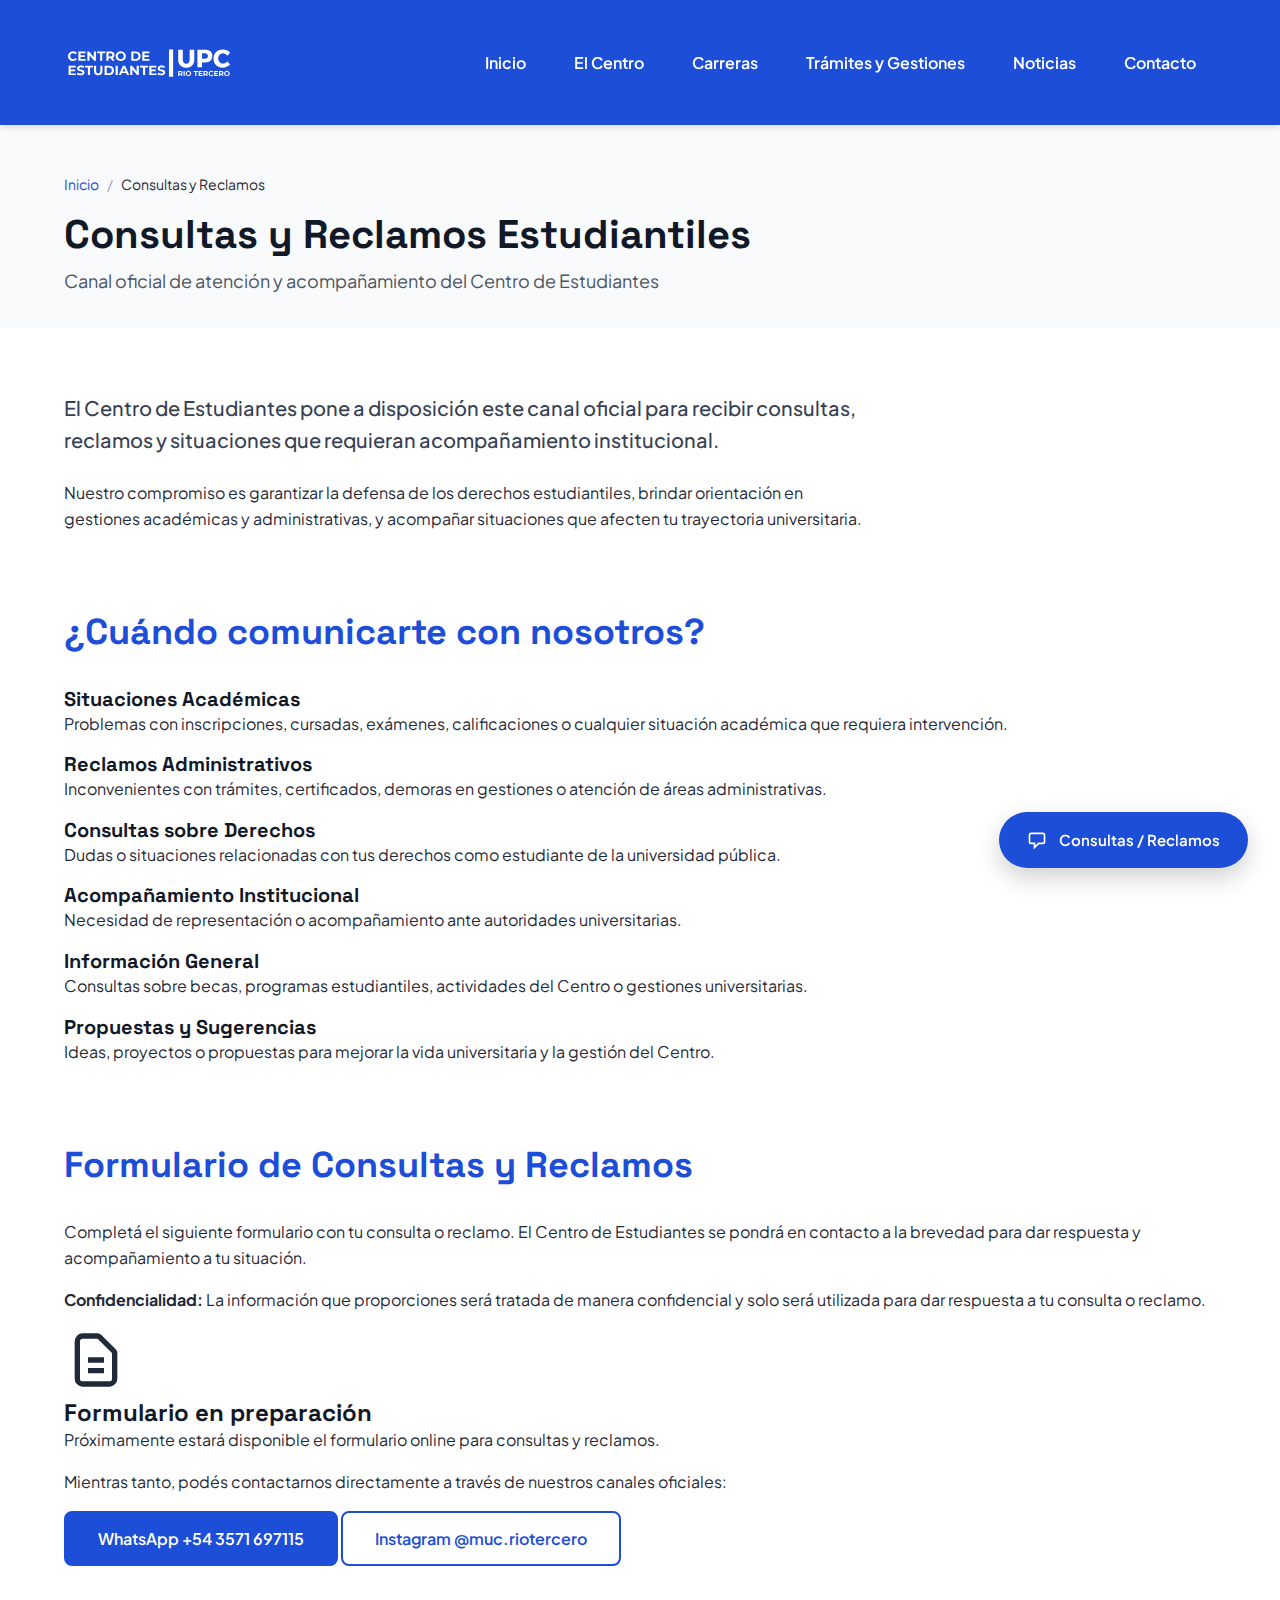
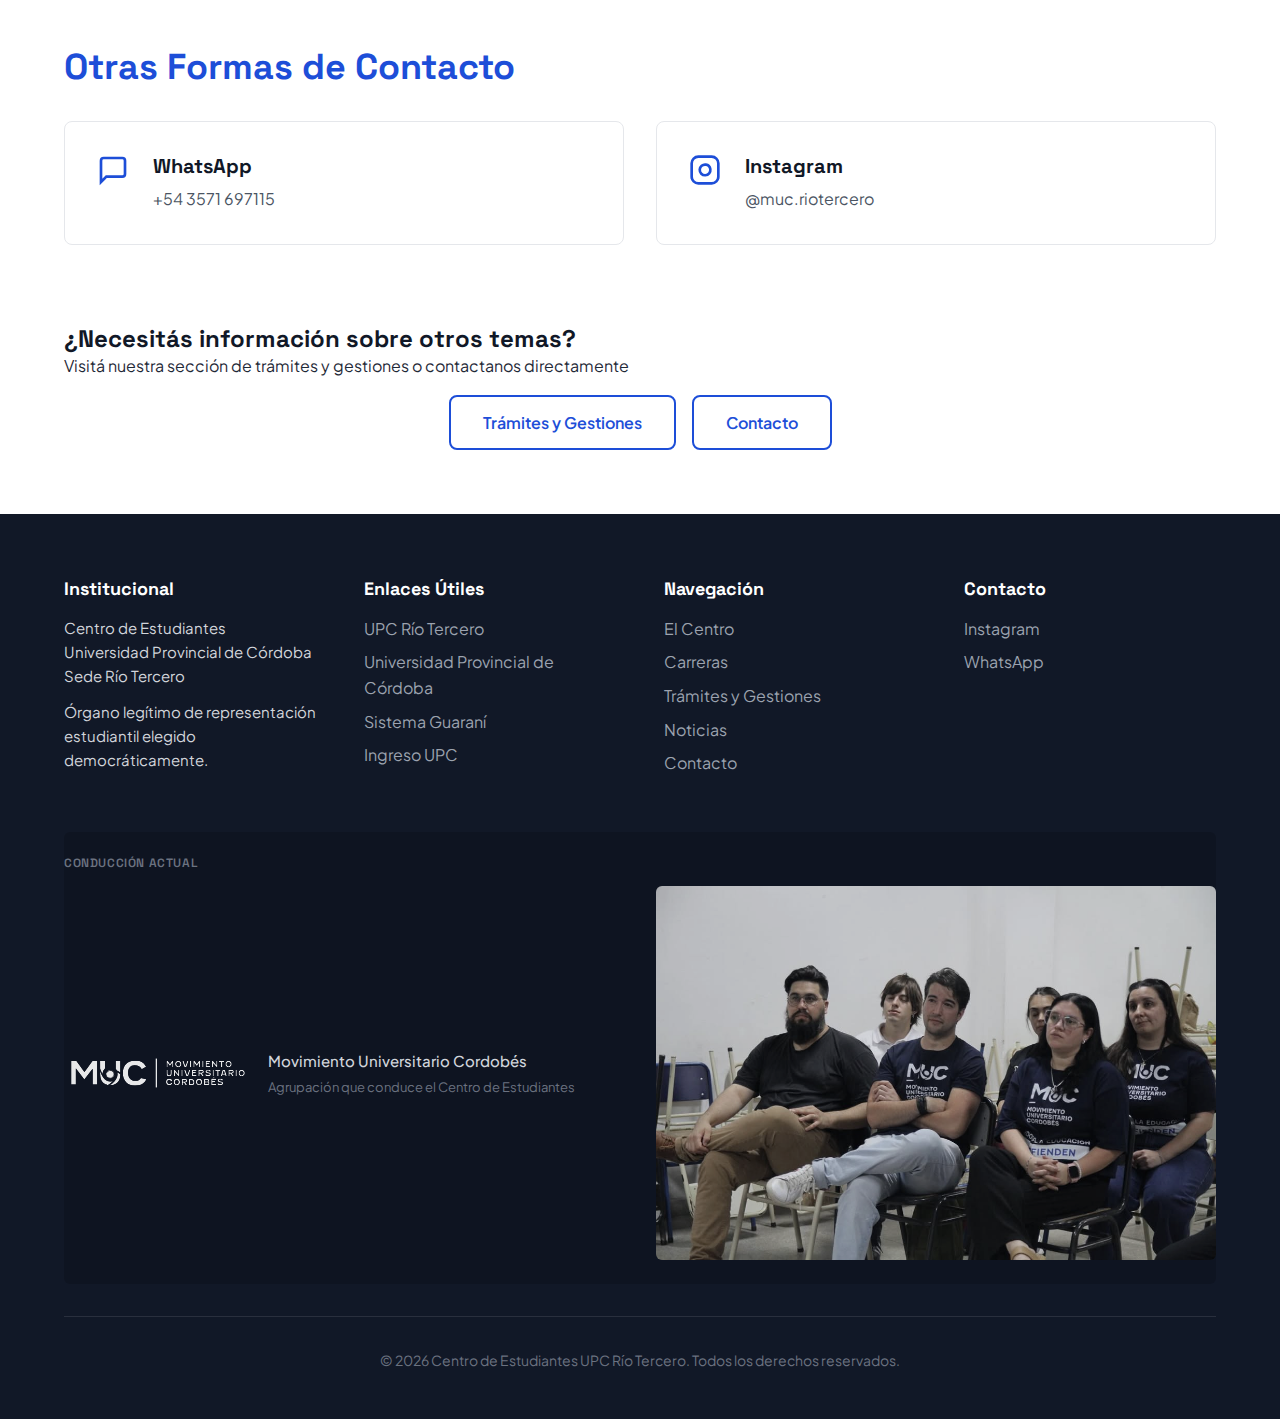
<file: reclamos.html>
<!DOCTYPE html>
<html lang="es">
<head>
    <meta charset="UTF-8">
    <meta name="viewport" content="width=device-width, initial-scale=1.0">
    <meta name="description" content="Canal de consultas y reclamos estudiantiles del Centro de Estudiantes UPC Río Tercero. Atención, acompañamiento y gestión de situaciones académicas.">
    <title>Consultas y Reclamos - Centro de Estudiantes UPC Río Tercero</title>
    <link rel="preconnect" href="https://fonts.googleapis.com">
    <link rel="preconnect" href="https://fonts.gstatic.com" crossorigin>
    <link href="https://fonts.googleapis.com/css2?family=Plus+Jakarta+Sans:wght@400;500;600;700;800&family=Space+Grotesk:wght@600;700&display=swap" rel="stylesheet">
    <link rel="stylesheet" href="css/styles.css">
</head>
<body>
    <header class="site-header">
        <div class="container">
            <div class="header-content">
                <div class="logo-container">
                    <a href="index.html">
                        <img src="images/logo-centro-estudiantes.svg" alt="Centro de Estudiantes UPC Río Tercero" class="logo-principal">
                    </a>
                </div>
                <button class="mobile-menu-toggle" aria-label="Abrir menú de navegación" aria-expanded="false">
                    <span class="hamburger"></span>
                </button>
                <nav class="main-nav" aria-label="Navegación principal">
                    <ul class="nav-list">
                        <li><a href="index.html" class="nav-link">Inicio</a></li>
                        <li><a href="el-centro.html" class="nav-link">El Centro</a></li>
                        <li><a href="carreras.html" class="nav-link">Carreras</a></li>
                        <li><a href="tramites.html" class="nav-link">Trámites y Gestiones</a></li>
                        <li><a href="noticias.html" class="nav-link">Noticias</a></li>
                        <li><a href="contacto.html" class="nav-link">Contacto</a></li>
                    </ul>
                </nav>
            </div>
        </div>
    </header>

    <main>
        <section class="page-header">
            <div class="container">
                <nav class="breadcrumb" aria-label="Ruta de navegación">
                    <ol>
                        <li><a href="index.html">Inicio</a></li>
                        <li aria-current="page">Consultas y Reclamos</li>
                    </ol>
                </nav>
                <h1 class="page-title">Consultas y Reclamos Estudiantiles</h1>
                <p class="page-description">Canal oficial de atención y acompañamiento del Centro de Estudiantes</p>
            </div>
        </section>

        <section class="page-content">
            <div class="container">
                <div class="content-section">
                    <div class="content-text">
                        <p class="lead">
                            El Centro de Estudiantes pone a disposición este canal oficial para recibir consultas, reclamos 
                            y situaciones que requieran acompañamiento institucional.
                        </p>
                        <p>
                            Nuestro compromiso es garantizar la defensa de los derechos estudiantiles, brindar orientación 
                            en gestiones académicas y administrativas, y acompañar situaciones que afecten tu trayectoria universitaria.
                        </p>
                    </div>
                </div>

                <div class="content-section">
                    <h2 class="content-title">¿Cuándo comunicarte con nosotros?</h2>
                    <div class="help-topics-grid">
                        <div class="help-topic">
                            <h4>Situaciones Académicas</h4>
                            <p>Problemas con inscripciones, cursadas, exámenes, calificaciones o cualquier situación académica que requiera intervención.</p>
                        </div>
                        <div class="help-topic">
                            <h4>Reclamos Administrativos</h4>
                            <p>Inconvenientes con trámites, certificados, demoras en gestiones o atención de áreas administrativas.</p>
                        </div>
                        <div class="help-topic">
                            <h4>Consultas sobre Derechos</h4>
                            <p>Dudas o situaciones relacionadas con tus derechos como estudiante de la universidad pública.</p>
                        </div>
                        <div class="help-topic">
                            <h4>Acompañamiento Institucional</h4>
                            <p>Necesidad de representación o acompañamiento ante autoridades universitarias.</p>
                        </div>
                        <div class="help-topic">
                            <h4>Información General</h4>
                            <p>Consultas sobre becas, programas estudiantiles, actividades del Centro o gestiones universitarias.</p>
                        </div>
                        <div class="help-topic">
                            <h4>Propuestas y Sugerencias</h4>
                            <p>Ideas, proyectos o propuestas para mejorar la vida universitaria y la gestión del Centro.</p>
                        </div>
                    </div>
                </div>

                <div class="content-section">
                    <h2 class="content-title">Formulario de Consultas y Reclamos</h2>
                    <div class="form-container">
                        <div class="form-intro">
                            <p>
                                Completá el siguiente formulario con tu consulta o reclamo. El Centro de Estudiantes 
                                se pondrá en contacto a la brevedad para dar respuesta y acompañamiento a tu situación.
                            </p>
                            <p>
                                <strong>Confidencialidad:</strong> La información que proporciones será tratada de manera 
                                confidencial y solo será utilizada para dar respuesta a tu consulta o reclamo.
                            </p>
                        </div>
                        
                        <!-- Espacio preparado para Google Forms u otro formulario -->
                        <div class="form-placeholder">
                            <div class="placeholder-message">
                                <svg width="64" height="64" viewBox="0 0 24 24" fill="none" stroke="currentColor" stroke-width="2">
                                    <path d="M9 12h6m-6 4h6m2 5H7a2 2 0 01-2-2V5a2 2 0 012-2h5.586a1 1 0 01.707.293l5.414 5.414a1 1 0 01.293.707V19a2 2 0 01-2 2z"/>
                                </svg>
                                <h3>Formulario en preparación</h3>
                                <p>
                                    Próximamente estará disponible el formulario online para consultas y reclamos.
                                </p>
                                <p>
                                    Mientras tanto, podés contactarnos directamente a través de nuestros canales oficiales:
                                </p>
                                <div class="temp-contact">
                                    <a href="https://wa.me/543571697115" class="btn btn-primary" target="_blank" rel="noopener noreferrer">
                                        WhatsApp +54 3571 697115
                                    </a>
                                    <a href="https://www.instagram.com/muc.riotercero" class="btn btn-secondary" target="_blank" rel="noopener noreferrer">
                                        Instagram @muc.riotercero
                                    </a>
                                </div>
                            </div>
                        </div>
                        
                        <!-- 
                        INSTRUCCIONES PARA AGREGAR GOOGLE FORMS:
                        
                        1. Creá tu formulario en Google Forms
                        2. Hacé clic en "Enviar" y seleccioná el ícono "<>"
                        3. Copiá el código iframe
                        4. Reemplazá todo el div con class="form-placeholder" por el iframe de Google Forms
                        
                        Ejemplo:
                        <iframe src="https://docs.google.com/forms/d/e/TU_ID_DE_FORMULARIO/viewform?embedded=true" 
                                width="100%" 
                                height="1200" 
                                frameborder="0" 
                                marginheight="0" 
                                marginwidth="0">
                            Cargando…
                        </iframe>
                        -->
                    </div>
                </div>

                <div class="content-section">
                    <h2 class="content-title">Otras Formas de Contacto</h2>
                    <div class="contact-grid">
                        <a href="https://wa.me/543571697115" target="_blank" rel="noopener noreferrer" class="contact-card">
                            <div class="contact-icon">
                                <svg width="32" height="32" viewBox="0 0 24 24" fill="none" stroke="currentColor" stroke-width="2">
                                    <path d="M21 15a2 2 0 0 1-2 2H7l-4 4V5a2 2 0 0 1 2-2h14a2 2 0 0 1 2 2z"/>
                                </svg>
                            </div>
                            <div class="contact-info">
                                <h3 class="contact-method">WhatsApp</h3>
                                <p class="contact-detail">+54 3571 697115</p>
                            </div>
                        </a>

                        <a href="https://www.instagram.com/muc.riotercero" target="_blank" rel="noopener noreferrer" class="contact-card">
                            <div class="contact-icon">
                                <svg width="32" height="32" viewBox="0 0 24 24" fill="none" stroke="currentColor" stroke-width="2">
                                    <rect x="2" y="2" width="20" height="20" rx="5" ry="5"/>
                                    <path d="M16 11.37A4 4 0 1 1 12.63 8 4 4 0 0 1 16 11.37z"/>
                                    <line x1="17.5" y1="6.5" x2="17.51" y2="6.5"/>
                                </svg>
                            </div>
                            <div class="contact-info">
                                <h3 class="contact-method">Instagram</h3>
                                <p class="contact-detail">@muc.riotercero</p>
                            </div>
                        </a>
                    </div>
                </div>

                <div class="content-cta">
                    <h3>¿Necesitás información sobre otros temas?</h3>
                    <p>Visitá nuestra sección de trámites y gestiones o contactanos directamente</p>
                    <div style="display: flex; gap: 1rem; justify-content: center; flex-wrap: wrap;">
                        <a href="tramites.html" class="btn btn-secondary">Trámites y Gestiones</a>
                        <a href="contacto.html" class="btn btn-secondary">Contacto</a>
                    </div>
                </div>
            </div>
        </section>
    </main>

    <footer class="site-footer">
        <div class="container">
            <div class="footer-content">
                <div class="footer-section">
                    <h3 class="footer-title">Institucional</h3>
                    <p class="footer-text">
                        Centro de Estudiantes<br>
                        Universidad Provincial de Córdoba<br>
                        Sede Río Tercero
                    </p>
                    <p class="footer-text">
                        Órgano legítimo de representación estudiantil elegido democráticamente.
                    </p>
                </div>
                <div class="footer-section">
                    <h3 class="footer-title">Enlaces Útiles</h3>
                    <ul class="footer-links">
                        <li><a href="https://www.upc.edu.ar/sede-rio-tercero/" target="_blank" rel="noopener noreferrer">UPC Río Tercero</a></li>
                        <li><a href="https://www.upc.edu.ar/" target="_blank" rel="noopener noreferrer">Universidad Provincial de Córdoba</a></li>
                        <li><a href="https://upc.psi.unc.edu.ar/autogestion/" target="_blank" rel="noopener noreferrer">Sistema Guaraní</a></li>
                        <li><a href="https://ingreso.upc.edu.ar/" target="_blank" rel="noopener noreferrer">Ingreso UPC</a></li>
                    </ul>
                </div>
                <div class="footer-section">
                    <h3 class="footer-title">Navegación</h3>
                    <ul class="footer-links">
                        <li><a href="el-centro.html">El Centro</a></li>
                        <li><a href="carreras.html">Carreras</a></li>
                        <li><a href="tramites.html">Trámites y Gestiones</a></li>
                        <li><a href="noticias.html">Noticias</a></li>
                        <li><a href="contacto.html">Contacto</a></li>
                    </ul>
                </div>
                <div class="footer-section">
                    <h3 class="footer-title">Contacto</h3>
                    <ul class="footer-links">
                        <li><a href="https://www.instagram.com/muc.riotercero" target="_blank" rel="noopener noreferrer">Instagram</a></li>
                        <li><a href="https://wa.me/543571697115" target="_blank" rel="noopener noreferrer">WhatsApp</a></li>
                    </ul>
                </div>
            </div>
            <div class="footer-governance">
                <div class="governance-content">
                    <h4 class="governance-label">Conducción Actual</h4>
                    <div class="governance-main">
                        <div class="governance-info">
                            <img src="images/logo-muc.svg" alt="MUC" class="logo-conduccion">
                            <div class="governance-text">
                                <p class="governance-name">Movimiento Universitario Cordobés</p>
                                <p class="governance-description">Agrupación que conduce el Centro de Estudiantes</p>
                            </div>
                        </div>
                        <div class="governance-photo">
                            <img src="images/integrantes-conduccion.jpg" alt="Integrantes de la conducción del Centro de Estudiantes">
                        </div>
                    </div>
                </div>
            </div>
            <div class="footer-bottom">
                <p>&copy; 2026 Centro de Estudiantes UPC Río Tercero. Todos los derechos reservados.</p>
            </div>
        </div>
    </footer>

    <a href="reclamos.html" class="floating-button">
        <svg fill="none" stroke="currentColor" stroke-width="2" viewBox="0 0 24 24">
            <path d="M8 10h.01M12 10h.01M16 10h.01M9 16H5a2 2 0 01-2-2V6a2 2 0 012-2h14a2 2 0 012 2v8a2 2 0 01-2 2h-5l-5 5v-5z"/>
        </svg>
        <span>Consultas / Reclamos</span>
    </a>

    <script src="js/main.js"></script>
</body>
</html>
</file>
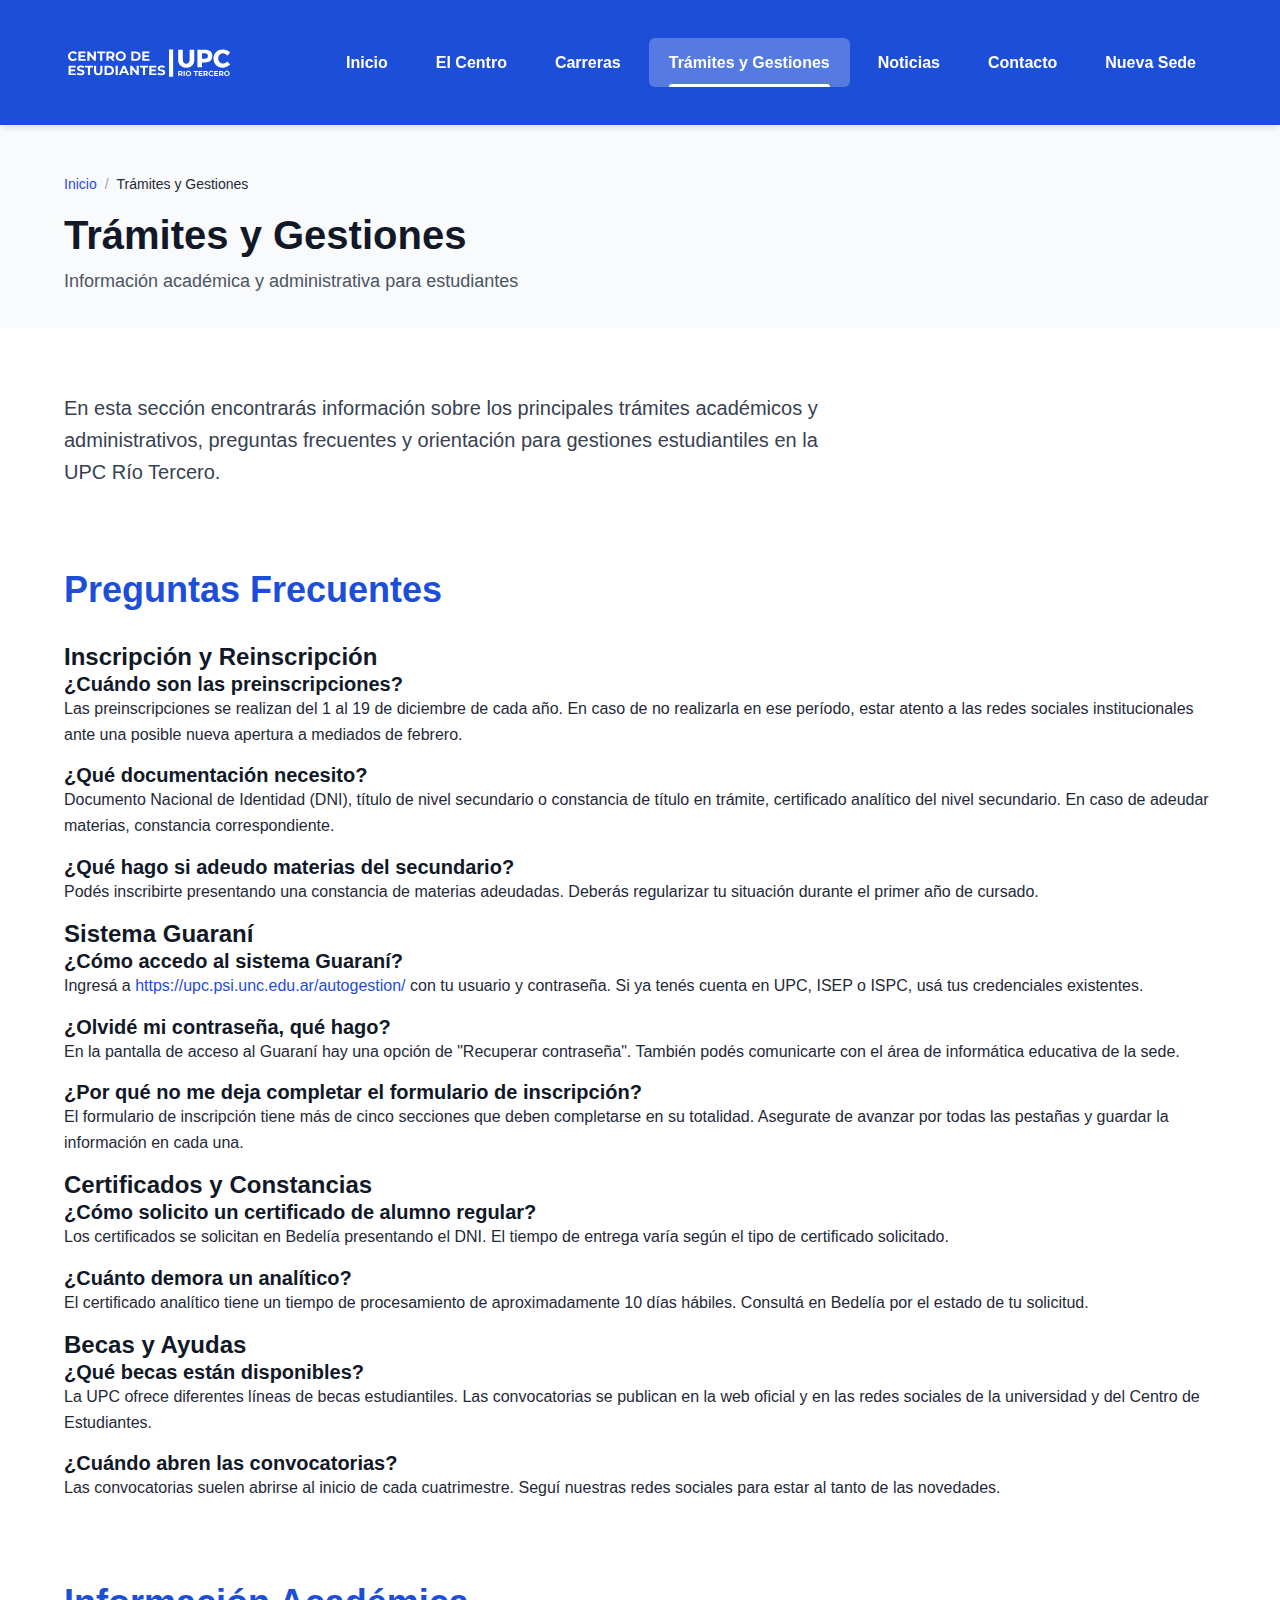
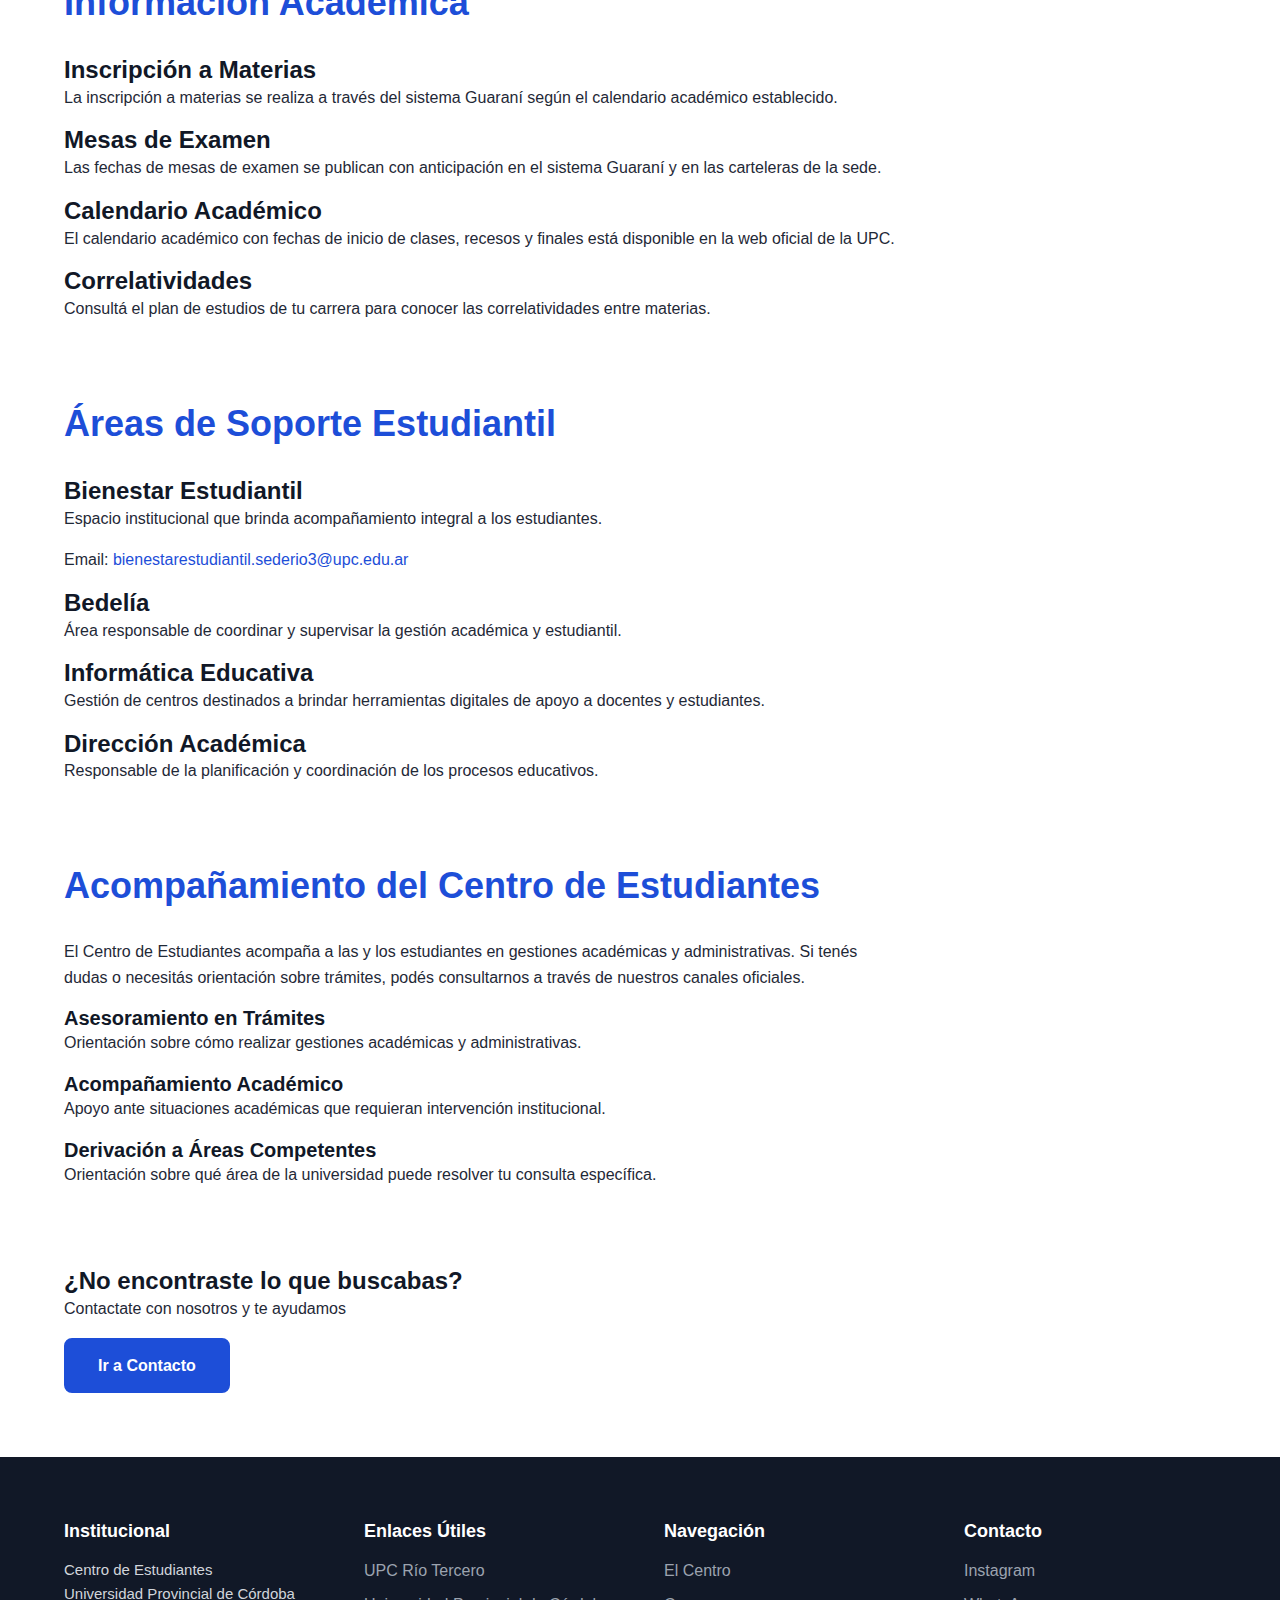
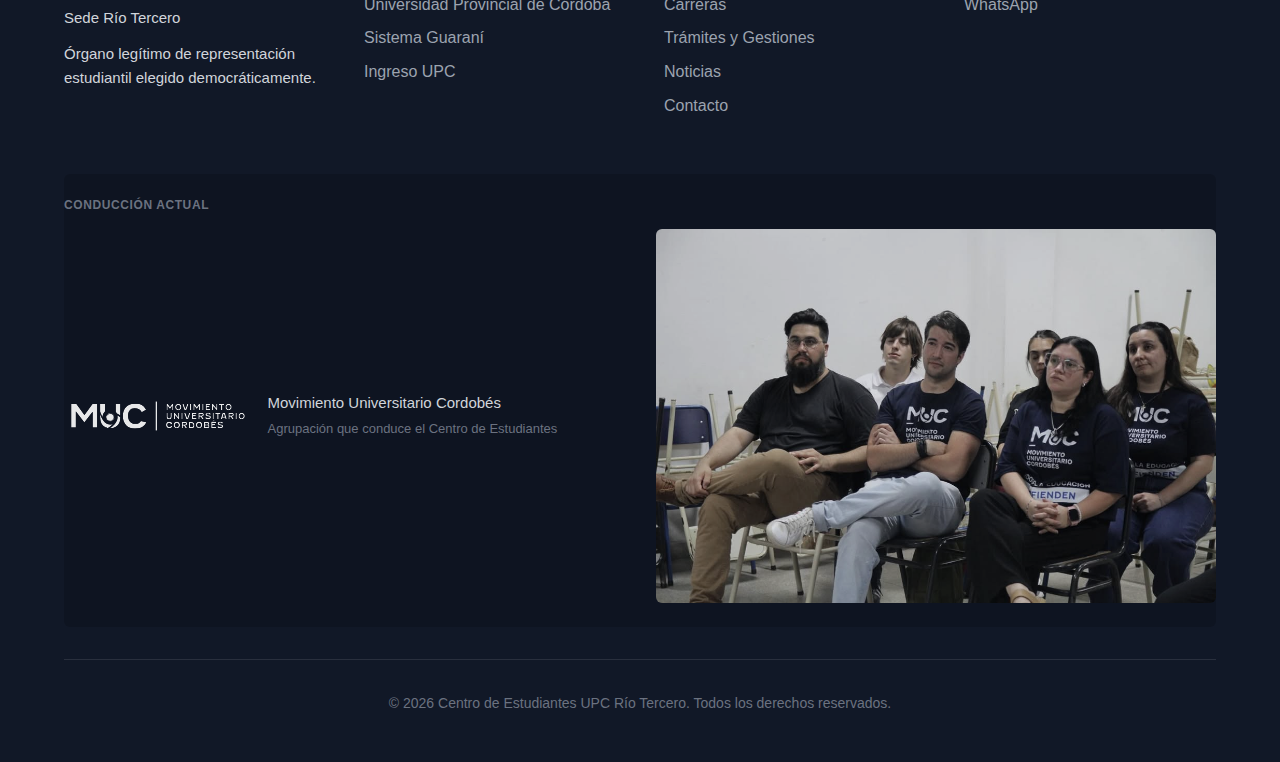
<file: tramites.html>
<!DOCTYPE html>
<html lang="es">
<head>
    <meta charset="UTF-8">
    <meta name="viewport" content="width=device-width, initial-scale=1.0">
    <meta name="description" content="Información sobre trámites académicos y administrativos de la UPC Río Tercero. Preguntas frecuentes, Sistema Guaraní, becas y gestiones estudiantiles.">
    <title>Trámites y Gestiones - Centro de Estudiantes UPC Río Tercero</title>
    <link rel="preconnect" href="https://fonts.googleapis.com">
    <link rel="preconnect" href="https://fonts.gstatic.com" crossorigin>
    <link href="https://fonts.googleapis.com/css2?family=IBM+Plex+Sans:wght@400;500;600;700&family=IBM+Plex+Serif:wght@600;700&display=swap" rel="stylesheet">
    <link rel="stylesheet" href="css/styles.css">
</head>
<body>
    <header class="site-header">
        <div class="container">
            <div class="header-content">
                <div class="logo-container">
                    <a href="index.html">
                        <img src="images/logo-centro-estudiantes.svg" alt="Centro de Estudiantes UPC Río Tercero" class="logo-principal">
                    </a>
                </div>
                <button class="mobile-menu-toggle" aria-label="Abrir menú de navegación" aria-expanded="false">
                    <span class="hamburger"></span>
                </button>
                <nav class="main-nav" aria-label="Navegación principal">
                    <ul class="nav-list">
                        <li><a href="index.html" class="nav-link">Inicio</a></li>
                        <li><a href="el-centro.html" class="nav-link">El Centro</a></li>
                        <li><a href="carreras.html" class="nav-link">Carreras</a></li>
                        <li><a href="tramites.html" class="nav-link active" aria-current="page">Trámites y Gestiones</a></li>
                        <li><a href="noticias.html" class="nav-link">Noticias</a></li>
                        <li><a href="contacto.html" class="nav-link">Contacto</a></li>
                        <li><a href="nueva-sede.html" class="nav-link">Nueva Sede</a></li>
                    </ul>
                </nav>
            </div>
        </div>
    </header>

    <main>
        <section class="page-header">
            <div class="container">
                <nav class="breadcrumb" aria-label="Ruta de navegación">
                    <ol>
                        <li><a href="index.html">Inicio</a></li>
                        <li aria-current="page">Trámites y Gestiones</li>
                    </ol>
                </nav>
                <h1 class="page-title">Trámites y Gestiones</h1>
                <p class="page-description">Información académica y administrativa para estudiantes</p>
            </div>
        </section>

        <section class="page-content">
            <div class="container">
                <div class="content-section">
                    <div class="content-text">
                        <p class="lead">
                            En esta sección encontrarás información sobre los principales trámites académicos y administrativos, 
                            preguntas frecuentes y orientación para gestiones estudiantiles en la UPC Río Tercero.
                        </p>
                    </div>
                </div>

                <!-- Preguntas Frecuentes -->
                <div class="content-section" id="faq">
                    <h2 class="content-title">Preguntas Frecuentes</h2>
                    <div class="faq-container">
                        <div class="faq-category">
                            <h3 class="faq-category-title">Inscripción y Reinscripción</h3>
                            <div class="faq-item">
                                <h4 class="faq-question">¿Cuándo son las preinscripciones?</h4>
                                <p class="faq-answer">
                                    Las preinscripciones se realizan del 1 al 19 de diciembre de cada año. En caso de no realizarla 
                                    en ese período, estar atento a las redes sociales institucionales ante una posible nueva apertura 
                                    a mediados de febrero.
                                </p>
                            </div>
                            <div class="faq-item">
                                <h4 class="faq-question">¿Qué documentación necesito?</h4>
                                <p class="faq-answer">
                                    Documento Nacional de Identidad (DNI), título de nivel secundario o constancia de título en trámite, 
                                    certificado analítico del nivel secundario. En caso de adeudar materias, constancia correspondiente.
                                </p>
                            </div>
                            <div class="faq-item">
                                <h4 class="faq-question">¿Qué hago si adeudo materias del secundario?</h4>
                                <p class="faq-answer">
                                    Podés inscribirte presentando una constancia de materias adeudadas. Deberás regularizar tu situación 
                                    durante el primer año de cursado.
                                </p>
                            </div>
                        </div>

                        <div class="faq-category">
                            <h3 class="faq-category-title">Sistema Guaraní</h3>
                            <div class="faq-item">
                                <h4 class="faq-question">¿Cómo accedo al sistema Guaraní?</h4>
                                <p class="faq-answer">
                                    Ingresá a <a href="https://upc.psi.unc.edu.ar/autogestion/" target="_blank" rel="noopener noreferrer">https://upc.psi.unc.edu.ar/autogestion/</a> 
                                    con tu usuario y contraseña. Si ya tenés cuenta en UPC, ISEP o ISPC, usá tus credenciales existentes.
                                </p>
                            </div>
                            <div class="faq-item">
                                <h4 class="faq-question">¿Olvidé mi contraseña, qué hago?</h4>
                                <p class="faq-answer">
                                    En la pantalla de acceso al Guaraní hay una opción de "Recuperar contraseña". También podés comunicarte 
                                    con el área de informática educativa de la sede.
                                </p>
                            </div>
                            <div class="faq-item">
                                <h4 class="faq-question">¿Por qué no me deja completar el formulario de inscripción?</h4>
                                <p class="faq-answer">
                                    El formulario de inscripción tiene más de cinco secciones que deben completarse en su totalidad. 
                                    Asegurate de avanzar por todas las pestañas y guardar la información en cada una.
                                </p>
                            </div>
                        </div>

                        <div class="faq-category">
                            <h3 class="faq-category-title">Certificados y Constancias</h3>
                            <div class="faq-item">
                                <h4 class="faq-question">¿Cómo solicito un certificado de alumno regular?</h4>
                                <p class="faq-answer">
                                    Los certificados se solicitan en Bedelía presentando el DNI. El tiempo de entrega varía según el tipo 
                                    de certificado solicitado.
                                </p>
                            </div>
                            <div class="faq-item">
                                <h4 class="faq-question">¿Cuánto demora un analítico?</h4>
                                <p class="faq-answer">
                                    El certificado analítico tiene un tiempo de procesamiento de aproximadamente 10 días hábiles. 
                                    Consultá en Bedelía por el estado de tu solicitud.
                                </p>
                            </div>
                        </div>

                        <div class="faq-category">
                            <h3 class="faq-category-title">Becas y Ayudas</h3>
                            <div class="faq-item">
                                <h4 class="faq-question">¿Qué becas están disponibles?</h4>
                                <p class="faq-answer">
                                    La UPC ofrece diferentes líneas de becas estudiantiles. Las convocatorias se publican en la web oficial 
                                    y en las redes sociales de la universidad y del Centro de Estudiantes.
                                </p>
                            </div>
                            <div class="faq-item">
                                <h4 class="faq-question">¿Cuándo abren las convocatorias?</h4>
                                <p class="faq-answer">
                                    Las convocatorias suelen abrirse al inicio de cada cuatrimestre. Seguí nuestras redes sociales para 
                                    estar al tanto de las novedades.
                                </p>
                            </div>
                        </div>
                    </div>
                </div>

                <!-- Información Académica -->
                <div class="content-section" id="academicos">
                    <h2 class="content-title">Información Académica</h2>
                    <div class="info-boxes-grid">
                        <div class="info-box">
                            <h3>Inscripción a Materias</h3>
                            <p>La inscripción a materias se realiza a través del sistema Guaraní según el calendario académico establecido.</p>
                        </div>
                        <div class="info-box">
                            <h3>Mesas de Examen</h3>
                            <p>Las fechas de mesas de examen se publican con anticipación en el sistema Guaraní y en las carteleras de la sede.</p>
                        </div>
                        <div class="info-box">
                            <h3>Calendario Académico</h3>
                            <p>El calendario académico con fechas de inicio de clases, recesos y finales está disponible en la web oficial de la UPC.</p>
                        </div>
                        <div class="info-box">
                            <h3>Correlatividades</h3>
                            <p>Consultá el plan de estudios de tu carrera para conocer las correlatividades entre materias.</p>
                        </div>
                    </div>
                </div>

                <!-- Áreas de Soporte -->
                <div class="content-section">
                    <h2 class="content-title">Áreas de Soporte Estudiantil</h2>
                    <div class="support-areas-grid">
                        <div class="support-card">
                            <h3>Bienestar Estudiantil</h3>
                            <p>Espacio institucional que brinda acompañamiento integral a los estudiantes.</p>
                            <p class="support-contact">Email: <a href="mailto:bienestarestudiantil.sederio3@upc.edu.ar">bienestarestudiantil.sederio3@upc.edu.ar</a></p>
                        </div>
                        <div class="support-card">
                            <h3>Bedelía</h3>
                            <p>Área responsable de coordinar y supervisar la gestión académica y estudiantil.</p>
                        </div>
                        <div class="support-card">
                            <h3>Informática Educativa</h3>
                            <p>Gestión de centros destinados a brindar herramientas digitales de apoyo a docentes y estudiantes.</p>
                        </div>
                        <div class="support-card">
                            <h3>Dirección Académica</h3>
                            <p>Responsable de la planificación y coordinación de los procesos educativos.</p>
                        </div>
                    </div>
                </div>

                <!-- Acompañamiento del Centro -->
                <div class="content-section">
                    <h2 class="content-title">Acompañamiento del Centro de Estudiantes</h2>
                    <div class="content-text">
                        <p>
                            El Centro de Estudiantes acompaña a las y los estudiantes en gestiones académicas y administrativas. 
                            Si tenés dudas o necesitás orientación sobre trámites, podés consultarnos a través de nuestros canales oficiales.
                        </p>
                    </div>
                    <div class="accompaniment-options">
                        <div class="accompaniment-card">
                            <h4>Asesoramiento en Trámites</h4>
                            <p>Orientación sobre cómo realizar gestiones académicas y administrativas.</p>
                        </div>
                        <div class="accompaniment-card">
                            <h4>Acompañamiento Académico</h4>
                            <p>Apoyo ante situaciones académicas que requieran intervención institucional.</p>
                        </div>
                        <div class="accompaniment-card">
                            <h4>Derivación a Áreas Competentes</h4>
                            <p>Orientación sobre qué área de la universidad puede resolver tu consulta específica.</p>
                        </div>
                    </div>
                </div>

                <div class="content-cta">
                    <h3>¿No encontraste lo que buscabas?</h3>
                    <p>Contactate con nosotros y te ayudamos</p>
                    <a href="contacto.html" class="btn btn-primary">Ir a Contacto</a>
                </div>
            </div>
        </section>
    </main>

    <footer class="site-footer">
        <div class="container">
            <div class="footer-content">
                <div class="footer-section">
                    <h3 class="footer-title">Institucional</h3>
                    <p class="footer-text">
                        Centro de Estudiantes<br>
                        Universidad Provincial de Córdoba<br>
                        Sede Río Tercero
                    </p>
                    <p class="footer-text">
                        Órgano legítimo de representación estudiantil elegido democráticamente.
                    </p>
                </div>
                <div class="footer-section">
                    <h3 class="footer-title">Enlaces Útiles</h3>
                    <ul class="footer-links">
                        <li><a href="https://www.upc.edu.ar/sede-rio-tercero/" target="_blank" rel="noopener noreferrer">UPC Río Tercero</a></li>
                        <li><a href="https://www.upc.edu.ar/" target="_blank" rel="noopener noreferrer">Universidad Provincial de Córdoba</a></li>
                        <li><a href="https://upc.psi.unc.edu.ar/autogestion/" target="_blank" rel="noopener noreferrer">Sistema Guaraní</a></li>
                        <li><a href="https://ingreso.upc.edu.ar/" target="_blank" rel="noopener noreferrer">Ingreso UPC</a></li>
                    </ul>
                </div>
                <div class="footer-section">
                    <h3 class="footer-title">Navegación</h3>
                    <ul class="footer-links">
                        <li><a href="el-centro.html">El Centro</a></li>
                        <li><a href="carreras.html">Carreras</a></li>
                        <li><a href="tramites.html">Trámites y Gestiones</a></li>
                        <li><a href="noticias.html">Noticias</a></li>
                        <li><a href="contacto.html">Contacto</a></li>
                    </ul>
                </div>
                <div class="footer-section">
                    <h3 class="footer-title">Contacto</h3>
                    <ul class="footer-links">
                        <li><a href="https://www.instagram.com/muc.riotercero" target="_blank" rel="noopener noreferrer">Instagram</a></li>
                        <li><a href="https://wa.me/543571697115" target="_blank" rel="noopener noreferrer">WhatsApp</a></li>
                    </ul>
                </div>
            </div>
            <div class="footer-governance">
                <div class="governance-content">
                    <h4 class="governance-label">Conducción Actual</h4>
                    <div class="governance-main">
                        <div class="governance-info">
                            <img src="images/logo-muc.svg" alt="MUC" class="logo-conduccion">
                            <div class="governance-text">
                                <p class="governance-name">Movimiento Universitario Cordobés</p>
                                <p class="governance-description">Agrupación que conduce el Centro de Estudiantes</p>
                            </div>
                        </div>
                        <div class="governance-photo">
                            <img src="images/integrantes-conduccion.jpg" alt="Integrantes de la conducción del Centro de Estudiantes">
                        </div>
                    </div>
                </div>
            </div>
            <div class="footer-bottom">
                <p>&copy; 2026 Centro de Estudiantes UPC Río Tercero. Todos los derechos reservados.</p>
            </div>
        </div>
    </footer>

    <script src="js/main.js"></script>
</body>
</html>
</file>
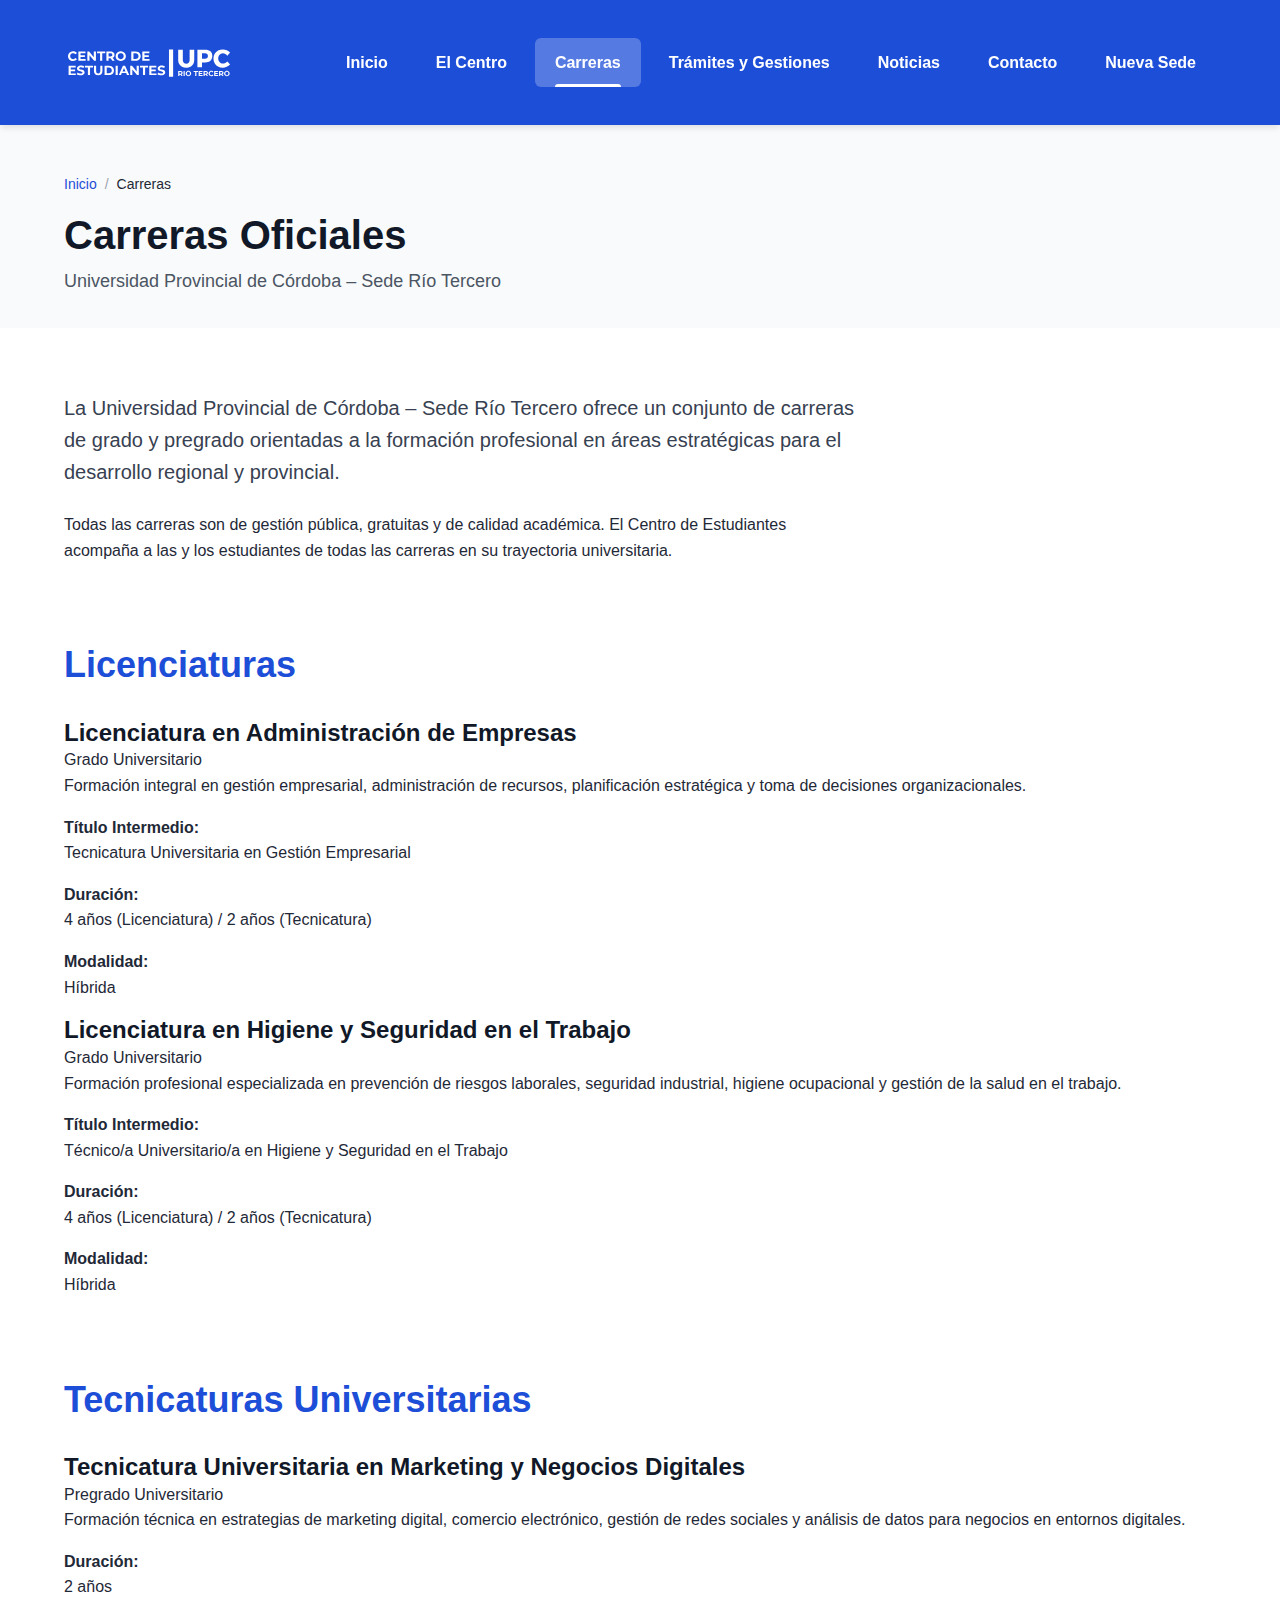
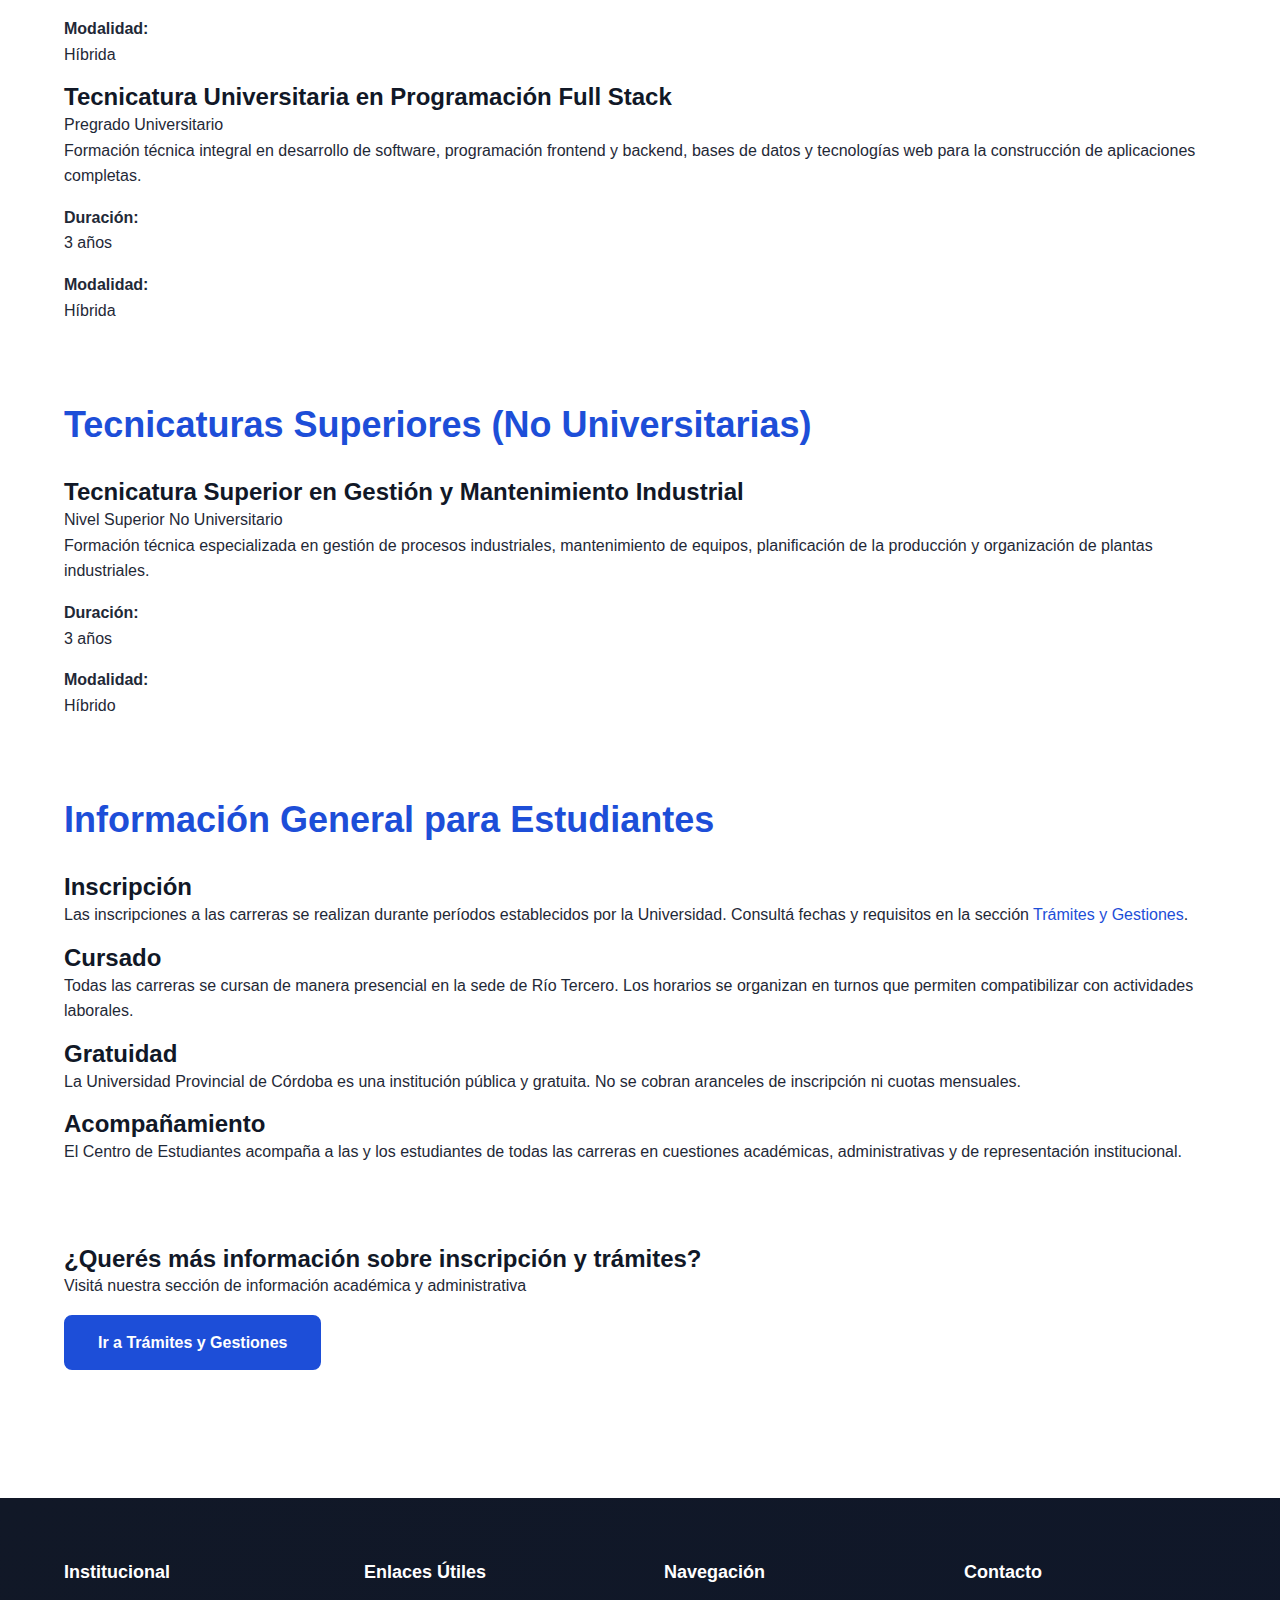
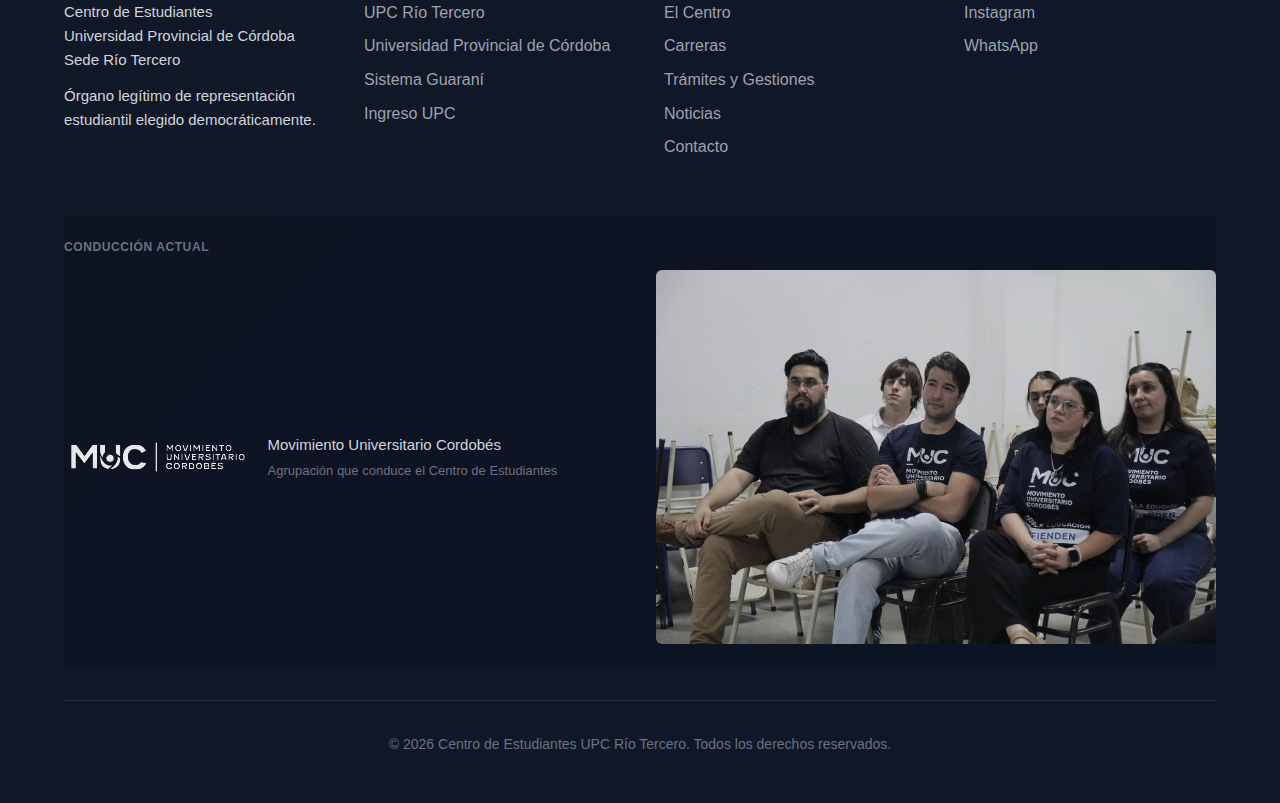
<file: CENTRO-ESTUDIANTES-UPC-SEDE-RIO-TERCERO-main/carreras.html>
<!DOCTYPE html>
<html lang="es">
<head>
    <meta charset="UTF-8">
    <meta name="viewport" content="width=device-width, initial-scale=1.0">
    <meta name="description" content="Conocé todas las carreras oficiales de la Universidad Provincial de Córdoba - Sede Río Tercero: licenciaturas, tecnicaturas universitarias y tecnicaturas superiores.">
    <title>Carreras - Centro de Estudiantes UPC Río Tercero</title>
    <link rel="preconnect" href="https://fonts.googleapis.com">
    <link rel="preconnect" href="https://fonts.gstatic.com" crossorigin>
    <link href="https://fonts.googleapis.com/css2?family=IBM+Plex+Sans:wght@400;500;600;700&family=IBM+Plex+Serif:wght@600;700&display=swap" rel="stylesheet">
    <link rel="stylesheet" href="css/styles.css">
</head>
<body>
    <!-- Header -->
    <header class="site-header">
        <div class="container">
            <div class="header-content">
                <div class="logo-container">
                    <a href="index.html">
                        <img src="images/logo-centro-estudiantes.svg" alt="Centro de Estudiantes UPC Río Tercero" class="logo-principal">
                    </a>
                </div>
                
                <button class="mobile-menu-toggle" aria-expanded="false">
                    <span></span>
                    <span></span>
                    <span></span>
                </button>

                <nav class="main-nav" aria-label="Navegación principal">
                    <ul class="nav-list">
                        <li><a href="index.html" class="nav-link">Inicio</a></li>
                        <li><a href="el-centro.html" class="nav-link">El Centro</a></li>
                        <li><a href="carreras.html" class="nav-link active" aria-current="page">Carreras</a></li>
                        <li><a href="tramites.html" class="nav-link">Trámites y Gestiones</a></li>
                        <li><a href="noticias.html" class="nav-link">Noticias</a></li>
                        <li><a href="contacto.html" class="nav-link">Contacto</a></li>
                        <li><a href="nueva-sede.html" class="nav-link">Nueva Sede</a></li>
                    </ul>
                </nav>
            </div>
        </div>
    </header>

    <!-- Main Content -->
    <main>
        <!-- Page Header -->
        <section class="page-header">
            <div class="container">
                <nav class="breadcrumb" aria-label="Ruta de navegación">
                    <ol>
                        <li><a href="index.html">Inicio</a></li>
                        <li aria-current="page">Carreras</li>
                    </ol>
                </nav>
                <h1 class="page-title">Carreras Oficiales</h1>
                <p class="page-description">Universidad Provincial de Córdoba – Sede Río Tercero</p>
            </div>
        </section>

        <!-- Carreras Content -->
        <section class="page-content">
            <div class="container">
                <div class="content-section">
                    <div class="content-text">
                        <p class="lead">
                            La Universidad Provincial de Córdoba – Sede Río Tercero ofrece un conjunto de carreras de grado y pregrado 
                            orientadas a la formación profesional en áreas estratégicas para el desarrollo regional y provincial.
                        </p>
                        <p>
                            Todas las carreras son de gestión pública, gratuitas y de calidad académica. El Centro de Estudiantes 
                            acompaña a las y los estudiantes de todas las carreras en su trayectoria universitaria.
                        </p>
                    </div>
                </div>

                <!-- Licenciaturas -->
                <div class="content-section">
                    <h2 class="content-title">Licenciaturas</h2>
                    <div class="career-detailed-grid">
                        <div class="career-detailed-card">
                            <div class="career-header">
                                <h3 class="career-name">Licenciatura en Administración de Empresas</h3>
                                <span class="career-type">Grado Universitario</span>
                            </div>
                            <div class="career-body">
                                <p class="career-description">
                                    Formación integral en gestión empresarial, administración de recursos, planificación estratégica 
                                    y toma de decisiones organizacionales.
                                </p>
                                <div class="career-info">
                                    <div class="info-item">
                                        <strong>Título Intermedio:</strong>
                                        <p>Tecnicatura Universitaria en Gestión Empresarial</p>
                                    </div>
                                    <div class="info-item">
                                        <strong>Duración:</strong>
                                        <p>4 años (Licenciatura) / 2 años (Tecnicatura)</p>
                                    </div>
                                    <div class="info-item">
                                        <strong>Modalidad:</strong>
                                        <p>Híbrida</p>
                                    </div>
                                </div>
                            </div>
                        </div>

                        <div class="career-detailed-card">
                            <div class="career-header">
                                <h3 class="career-name">Licenciatura en Higiene y Seguridad en el Trabajo</h3>
                                <span class="career-type">Grado Universitario</span>
                            </div>
                            <div class="career-body">
                                <p class="career-description">
                                    Formación profesional especializada en prevención de riesgos laborales, seguridad industrial, 
                                    higiene ocupacional y gestión de la salud en el trabajo.
                                </p>
                                <div class="career-info">
                                    <div class="info-item">
                                        <strong>Título Intermedio:</strong>
                                        <p>Técnico/a Universitario/a en Higiene y Seguridad en el Trabajo</p>
                                    </div>
                                    <div class="info-item">
                                        <strong>Duración:</strong>
                                        <p>4 años (Licenciatura) / 2 años (Tecnicatura)</p>
                                    </div>
                                    <div class="info-item">
                                        <strong>Modalidad:</strong>
                                        <p>Híbrida</p>
                                    </div>
                                </div>
                            </div>
                        </div>
                    </div>
                </div>

                <!-- Tecnicaturas Universitarias -->
                <div class="content-section">
                    <h2 class="content-title">Tecnicaturas Universitarias</h2>
                    <div class="career-detailed-grid">
                        <div class="career-detailed-card">
                            <div class="career-header">
                                <h3 class="career-name">Tecnicatura Universitaria en Marketing y Negocios Digitales</h3>
                                <span class="career-type">Pregrado Universitario</span>
                            </div>
                            <div class="career-body">
                                <p class="career-description">
                                    Formación técnica en estrategias de marketing digital, comercio electrónico, gestión de redes sociales 
                                    y análisis de datos para negocios en entornos digitales.
                                </p>
                                <div class="career-info">
                                    <div class="info-item">
                                        <strong>Duración:</strong>
                                        <p>2 años</p>
                                    </div>
                                    <div class="info-item">
                                        <strong>Modalidad:</strong>
                                        <p>Híbrida</p>
                                    </div>
                                </div>
                            </div>
                        </div>

                        <div class="career-detailed-card">
                            <div class="career-header">
                                <h3 class="career-name">Tecnicatura Universitaria en Programación Full Stack</h3>
                                <span class="career-type">Pregrado Universitario</span>
                            </div>
                            <div class="career-body">
                                <p class="career-description">
                                    Formación técnica integral en desarrollo de software, programación frontend y backend, bases de datos 
                                    y tecnologías web para la construcción de aplicaciones completas.
                                </p>
                                <div class="career-info">
                                    <div class="info-item">
                                        <strong>Duración:</strong>
                                        <p>3 años</p>
                                    </div>
                                    <div class="info-item">
                                        <strong>Modalidad:</strong>
                                        <p>Híbrida</p>
                                    </div>
                                </div>
                            </div>
                        </div>
                    </div>
                </div>

                <!-- Tecnicaturas Superiores -->
                <div class="content-section">
                    <h2 class="content-title">Tecnicaturas Superiores (No Universitarias)</h2>
                    <div class="career-detailed-grid">
                        <div class="career-detailed-card">
                            <div class="career-header">
                                <h3 class="career-name">Tecnicatura Superior en Gestión y Mantenimiento Industrial</h3>
                                <span class="career-type">Nivel Superior No Universitario</span>
                            </div>
                            <div class="career-body">
                                <p class="career-description">
                                    Formación técnica especializada en gestión de procesos industriales, mantenimiento de equipos, 
                                    planificación de la producción y organización de plantas industriales.
                                </p>
                                <div class="career-info">
                                    <div class="info-item">
                                        <strong>Duración:</strong>
                                        <p>3 años</p>
                                    </div>
                                    <div class="info-item">
                                        <strong>Modalidad:</strong>
                                        <p>Híbrido</p>
                                    </div>
                                </div>
                            </div>
                        </div>
                    </div>
                </div>

                <!-- Información General -->
                <div class="content-section">
                    <h2 class="content-title">Información General para Estudiantes</h2>
                    <div class="info-boxes-grid">
                        <div class="info-box">
                            <h3>Inscripción</h3>
                            <p>
                                Las inscripciones a las carreras se realizan durante períodos establecidos por la Universidad. 
                                Consultá fechas y requisitos en la sección <a href="tramites.html">Trámites y Gestiones</a>.
                            </p>
                        </div>
                        <div class="info-box">
                            <h3>Cursado</h3>
                            <p>
                                Todas las carreras se cursan de manera presencial en la sede de Río Tercero. Los horarios se 
                                organizan en turnos que permiten compatibilizar con actividades laborales.
                            </p>
                        </div>
                        <div class="info-box">
                            <h3>Gratuidad</h3>
                            <p>
                                La Universidad Provincial de Córdoba es una institución pública y gratuita. No se cobran aranceles 
                                de inscripción ni cuotas mensuales.
                            </p>
                        </div>
                        <div class="info-box">
                            <h3>Acompañamiento</h3>
                            <p>
                                El Centro de Estudiantes acompaña a las y los estudiantes de todas las carreras en cuestiones académicas, 
                                administrativas y de representación institucional.
                            </p>
                        </div>
                    </div>
                </div>

                <!-- CTA Final -->
                <div class="content-cta">
                    <h3>¿Querés más información sobre inscripción y trámites?</h3>
                    <p>Visitá nuestra sección de información académica y administrativa</p>
                    <a href="tramites.html" class="btn btn-primary">Ir a Trámites y Gestiones</a>
                </div>
            </div>
        </section>
    </main>

    <!-- Footer -->
    <footer class="site-footer">
        <div class="container">
            <div class="footer-content">
                <div class="footer-section">
                    <h3 class="footer-title">Institucional</h3>
                    <p class="footer-text">
                        Centro de Estudiantes<br>
                        Universidad Provincial de Córdoba<br>
                        Sede Río Tercero
                    </p>
                    <p class="footer-text">
                        Órgano legítimo de representación estudiantil elegido democráticamente.
                    </p>
                </div>

                <div class="footer-section">
                    <h3 class="footer-title">Enlaces Útiles</h3>
                    <ul class="footer-links">
                        <li><a href="https://www.upc.edu.ar/sede-rio-tercero/" target="_blank" rel="noopener noreferrer">UPC Río Tercero</a></li>
                        <li><a href="https://www.upc.edu.ar/" target="_blank" rel="noopener noreferrer">Universidad Provincial de Córdoba</a></li>
                        <li><a href="https://upc.psi.unc.edu.ar/autogestion/" target="_blank" rel="noopener noreferrer">Sistema Guaraní</a></li>
                        <li><a href="https://ingreso.upc.edu.ar/" target="_blank" rel="noopener noreferrer">Ingreso UPC</a></li>
                    </ul>
                </div>

                <div class="footer-section">
                    <h3 class="footer-title">Navegación</h3>
                    <ul class="footer-links">
                        <li><a href="el-centro.html">El Centro</a></li>
                        <li><a href="carreras.html">Carreras</a></li>
                        <li><a href="tramites.html">Trámites y Gestiones</a></li>
                        <li><a href="noticias.html">Noticias</a></li>
                        <li><a href="contacto.html">Contacto</a></li>
                    </ul>
                </div>

                <div class="footer-section">
                    <h3 class="footer-title">Contacto</h3>
                    <ul class="footer-links">
                        <li><a href="https://www.instagram.com/muc.riotercero" target="_blank" rel="noopener noreferrer">Instagram</a></li>
                        <li><a href="https://wa.me/543571697115" target="_blank" rel="noopener noreferrer">WhatsApp</a></li>
                    </ul>
                </div>
            </div>

            <div class="footer-governance">
                <div class="governance-content">
                    <h4 class="governance-label">Conducción Actual</h4>
                    <div class="governance-main">
                        <div class="governance-info">
                            <img src="images/logo-muc.svg" alt="MUC" class="logo-conduccion">
                            <div class="governance-text">
                                <p class="governance-name">Movimiento Universitario Cordobés</p>
                                <p class="governance-description">Agrupación que conduce el Centro de Estudiantes</p>
                            </div>
                        </div>
                        <div class="governance-photo">
                            <img src="images/integrantes-conduccion.jpg" alt="Integrantes de la conducción del Centro de Estudiantes">
                        </div>
                    </div>
                </div>
            </div>

            <div class="footer-bottom">
                <p>&copy; 2026 Centro de Estudiantes UPC Río Tercero. Todos los derechos reservados.</p>
            </div>
        </div>
    </footer>

    <script src="js/main.js"></script>
</body>
</html>
</file>
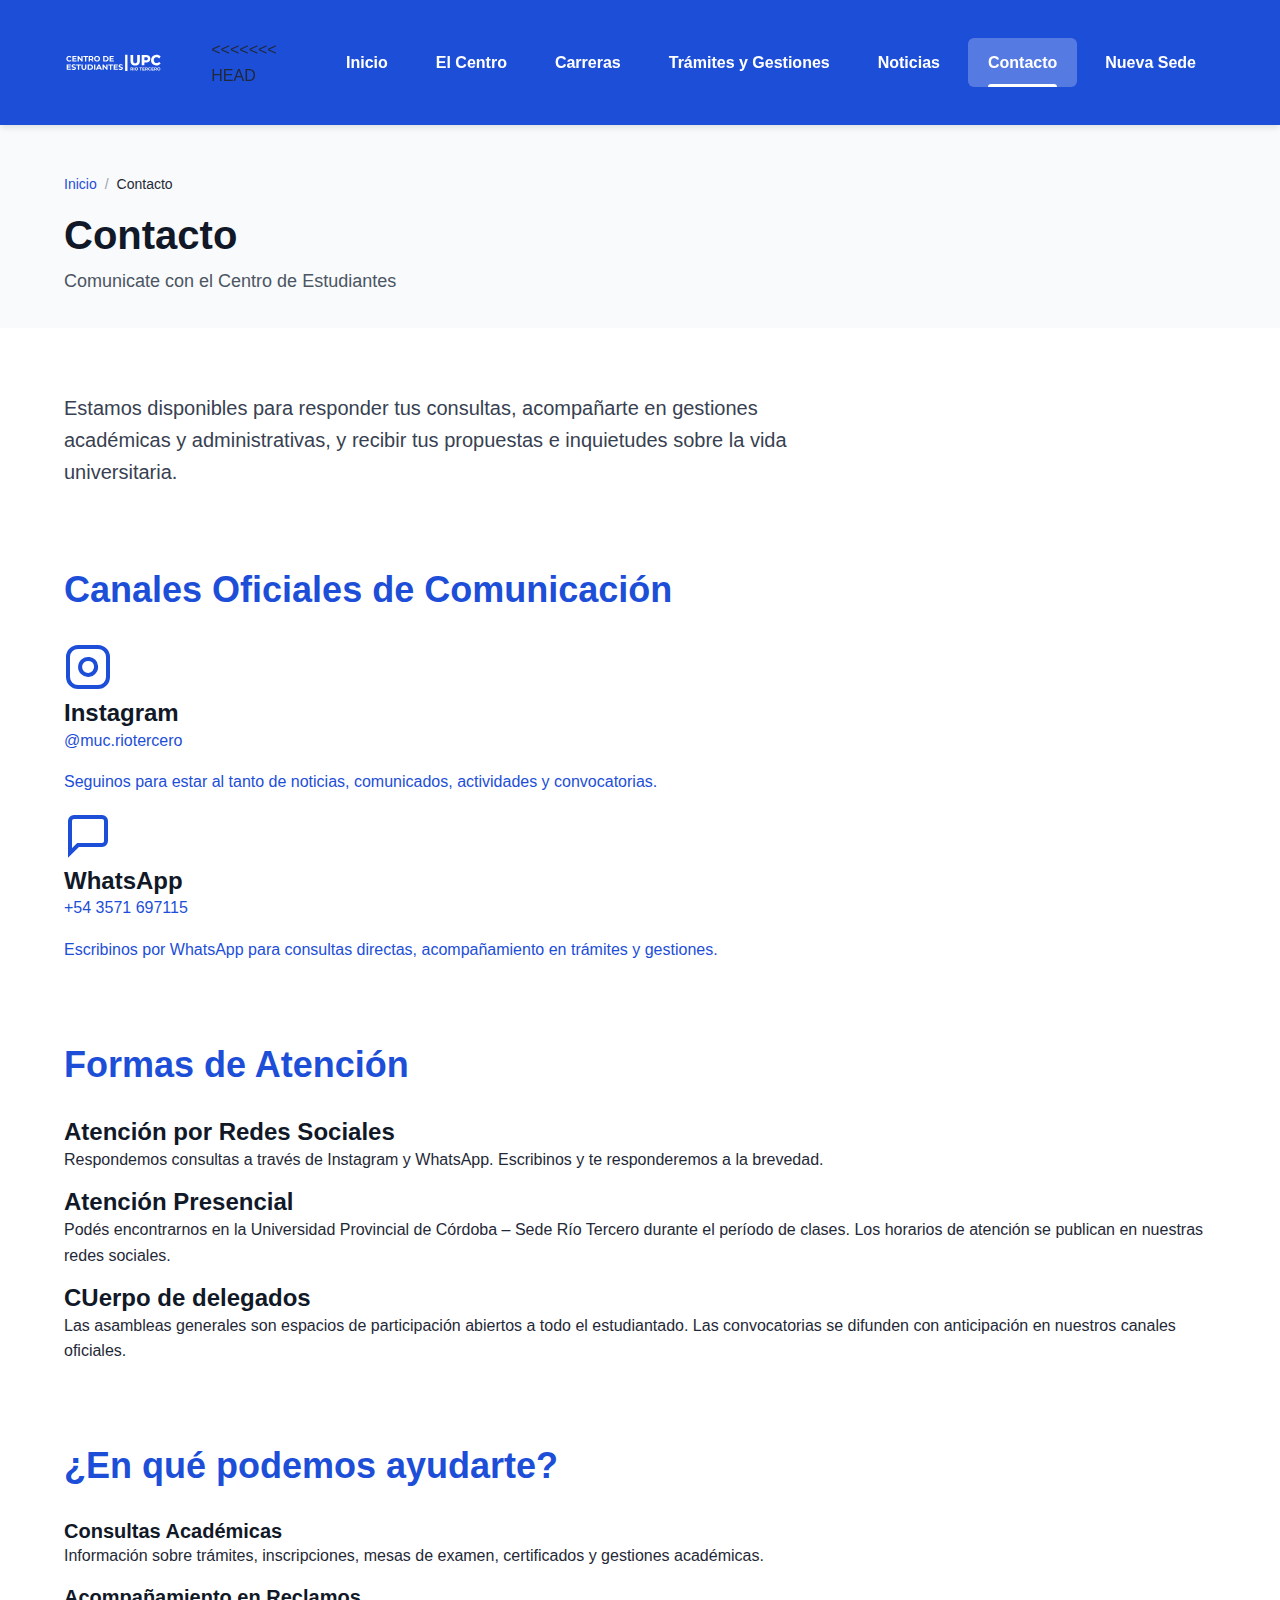
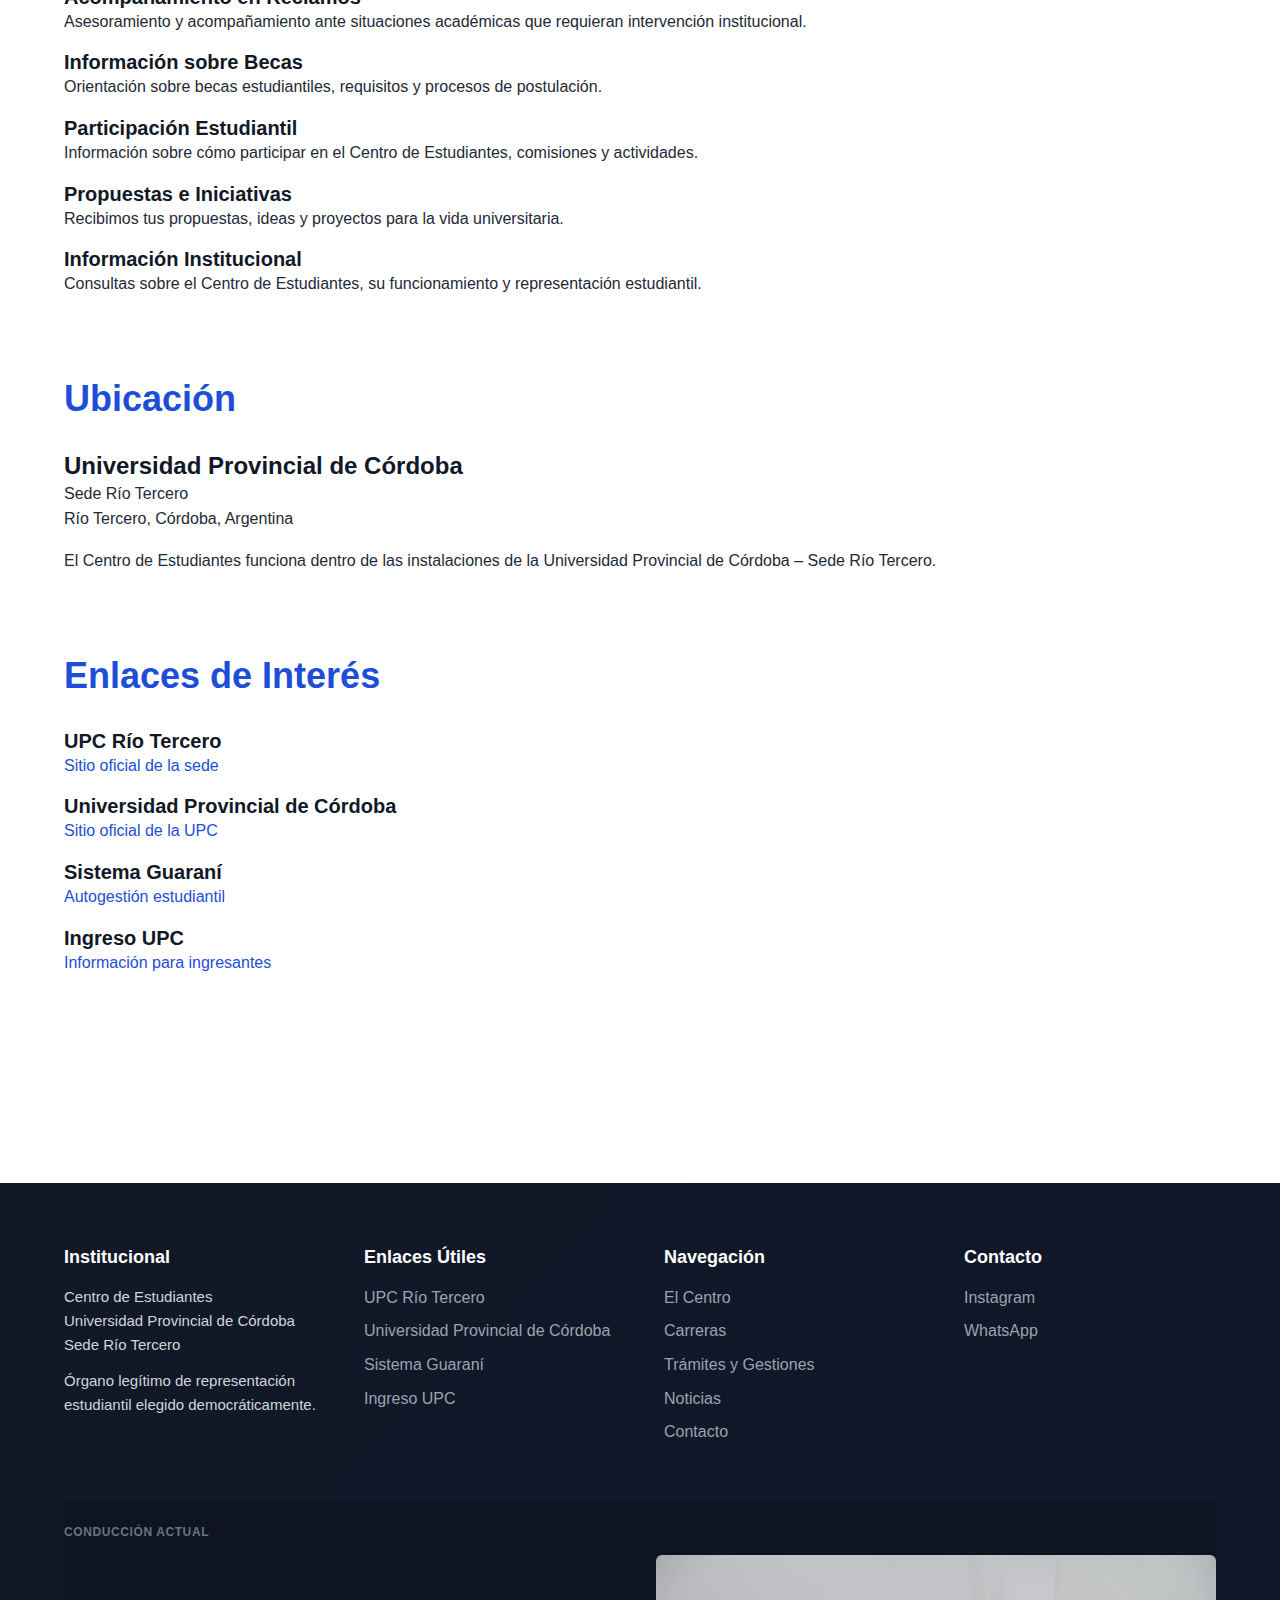
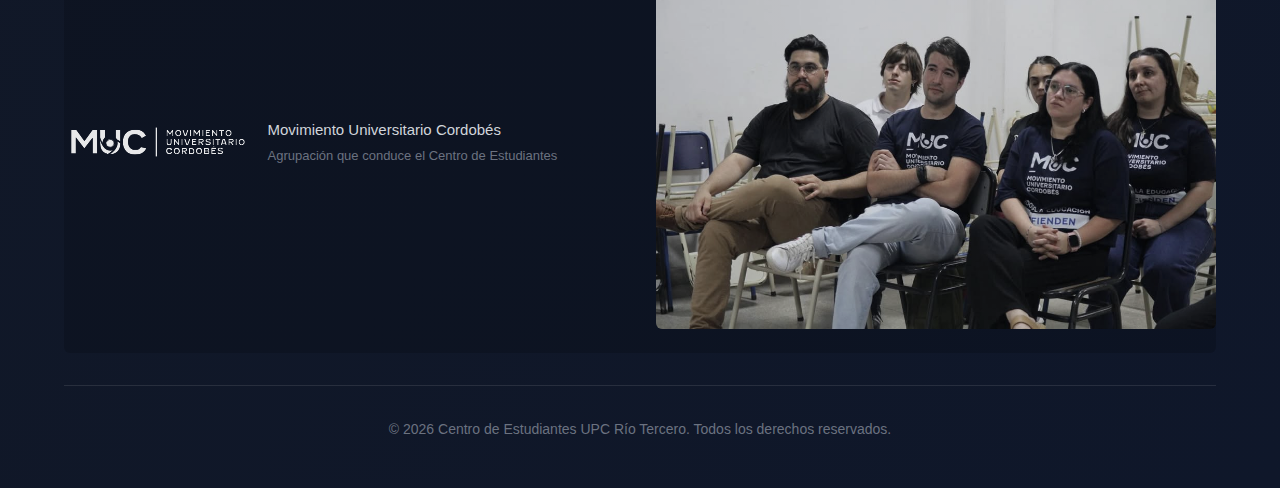
<file: CENTRO-ESTUDIANTES-UPC-SEDE-RIO-TERCERO-main/contacto.html>
<!DOCTYPE html>
<html lang="es">
<head>
    <meta charset="UTF-8">
    <meta name="viewport" content="width=device-width, initial-scale=1.0">
    <meta name="description" content="Contactá al Centro de Estudiantes UPC Río Tercero. Canales oficiales: Instagram, WhatsApp. Horarios de atención y formas de comunicación.">
    <title>Contacto - Centro de Estudiantes UPC Río Tercero</title>
    <link rel="preconnect" href="https://fonts.googleapis.com">
    <link rel="preconnect" href="https://fonts.gstatic.com" crossorigin>
    <link href="https://fonts.googleapis.com/css2?family=IBM+Plex+Sans:wght@400;500;600;700&family=IBM+Plex+Serif:wght@600;700&display=swap" rel="stylesheet">
    <link rel="stylesheet" href="css/styles.css">
</head>
<body>
    <header class="site-header">
        <div class="container">
            <div class="header-content">
                <div class="logo-container">
                    <a href="index.html">
                        <img src="images/logo-centro-estudiantes.svg" alt="Centro de Estudiantes UPC Río Tercero" class="logo-principal">
                    </a>
                </div>
<<<<<<< HEAD
                <button class="mobile-menu-toggle" aria-expanded="false">
                    <span></span>
                    <span></span>
                    <span></span>
=======
                <button class="mobile-menu-toggle" aria-label="Abrir menú de navegación" aria-expanded="false">
                    <span></span>
                    <span></span>
                    <span></span>
                    <span class="hamburger"></span>
>>>>>>> abcb87cabe1e2ee6663beb9c99a37a5d7f9d0822
                </button>
                <nav class="main-nav" aria-label="Navegación principal">
                    <ul class="nav-list">
                        <li><a href="index.html" class="nav-link">Inicio</a></li>
                        <li><a href="el-centro.html" class="nav-link">El Centro</a></li>
                        <li><a href="carreras.html" class="nav-link">Carreras</a></li>
                        <li><a href="tramites.html" class="nav-link">Trámites y Gestiones</a></li>
                        <li><a href="noticias.html" class="nav-link">Noticias</a></li>
                        <li><a href="contacto.html" class="nav-link active" aria-current="page">Contacto</a></li>
                        <li><a href="nueva-sede.html" class="nav-link">Nueva Sede</a></li>
                    </ul>
                </nav>
            </div>
        </div>
    </header>

    <main>
        <section class="page-header">
            <div class="container">
                <nav class="breadcrumb" aria-label="Ruta de navegación">
                    <ol>
                        <li><a href="index.html">Inicio</a></li>
                        <li aria-current="page">Contacto</li>
                    </ol>
                </nav>
                <h1 class="page-title">Contacto</h1>
                <p class="page-description">Comunicate con el Centro de Estudiantes</p>
            </div>
        </section>

        <section class="page-content">
            <div class="container">
                <div class="content-section">
                    <div class="content-text">
                        <p class="lead">
                            Estamos disponibles para responder tus consultas, acompañarte en gestiones académicas y administrativas, 
                            y recibir tus propuestas e inquietudes sobre la vida universitaria.
                        </p>
                    </div>
                </div>

                <!-- Canales Oficiales -->
                <div class="content-section">
                    <h2 class="content-title">Canales Oficiales de Comunicación</h2>
                    <div class="contact-channels-grid">
                        <a href="https://www.instagram.com/muc.riotercero" target="_blank" rel="noopener noreferrer" class="contact-channel-card">
                            <div class="channel-icon">
                                <svg width="48" height="48" viewBox="0 0 24 24" fill="none" stroke="currentColor" stroke-width="2">
                                    <rect x="2" y="2" width="20" height="20" rx="5" ry="5"/>
                                    <path d="M16 11.37A4 4 0 1 1 12.63 8 4 4 0 0 1 16 11.37z"/>
                                    <line x1="17.5" y1="6.5" x2="17.51" y2="6.5"/>
                                </svg>
                            </div>
                            <div class="channel-info">
                                <h3>Instagram</h3>
                                <p class="channel-handle">@muc.riotercero</p>
                                <p class="channel-description">
                                    Seguinos para estar al tanto de noticias, comunicados, actividades y convocatorias.
                                </p>
                            </div>
                        </a>

                        <a href="https://wa.me/543571697115" target="_blank" rel="noopener noreferrer" class="contact-channel-card">
                            <div class="channel-icon">
                                <svg width="48" height="48" viewBox="0 0 24 24" fill="none" stroke="currentColor" stroke-width="2">
                                    <path d="M21 15a2 2 0 0 1-2 2H7l-4 4V5a2 2 0 0 1 2-2h14a2 2 0 0 1 2 2z"/>
                                </svg>
                            </div>
                            <div class="channel-info">
                                <h3>WhatsApp</h3>
                                <p class="channel-handle">+54 3571 697115</p>
                                <p class="channel-description">
                                    Escribinos por WhatsApp para consultas directas, acompañamiento en trámites y gestiones.
                                </p>
                            </div>
                        </a>
                    </div>
                </div>

                <!-- Horarios y Formas de Atención -->
                <div class="content-section">
                    <h2 class="content-title">Formas de Atención</h2>
                    <div class="attention-types-grid">
                        <div class="attention-card">
                            <h3>Atención por Redes Sociales</h3>
                            <p>
                                Respondemos consultas a través de Instagram y WhatsApp. Escribinos y te responderemos 
                                a la brevedad.
                            </p>
                        </div>
                        <div class="attention-card">
                            <h3>Atención Presencial</h3>
                            <p>
                                Podés encontrarnos en la Universidad Provincial de Córdoba – Sede Río Tercero durante 
                                el período de clases. Los horarios de atención se publican en nuestras redes sociales.
                            </p>
                        </div>
                        <div class="attention-card">
                            <h3>CUerpo de delegados</h3>
                            <p>
                                Las asambleas generales son espacios de participación abiertos a todo el estudiantado. 
                                Las convocatorias se difunden con anticipación en nuestros canales oficiales.
                            </p>
                        </div>
                    </div>
                </div>

                <!-- Motivos de Consulta -->
                <div class="content-section">
                    <h2 class="content-title">¿En qué podemos ayudarte?</h2>
                    <div class="help-topics-grid">
                        <div class="help-topic">
                            <h4>Consultas Académicas</h4>
                            <p>Información sobre trámites, inscripciones, mesas de examen, certificados y gestiones académicas.</p>
                        </div>
                        <div class="help-topic">
                            <h4>Acompañamiento en Reclamos</h4>
                            <p>Asesoramiento y acompañamiento ante situaciones académicas que requieran intervención institucional.</p>
                        </div>
                        <div class="help-topic">
                            <h4>Información sobre Becas</h4>
                            <p>Orientación sobre becas estudiantiles, requisitos y procesos de postulación.</p>
                        </div>
                        <div class="help-topic">
                            <h4>Participación Estudiantil</h4>
                            <p>Información sobre cómo participar en el Centro de Estudiantes, comisiones y actividades.</p>
                        </div>
                        <div class="help-topic">
                            <h4>Propuestas e Iniciativas</h4>
                            <p>Recibimos tus propuestas, ideas y proyectos para la vida universitaria.</p>
                        </div>
                        <div class="help-topic">
                            <h4>Información Institucional</h4>
                            <p>Consultas sobre el Centro de Estudiantes, su funcionamiento y representación estudiantil.</p>
                        </div>
                    </div>
                </div>

                <!-- Ubicación -->
                <div class="content-section">
                    <h2 class="content-title">Ubicación</h2>
                    <div class="location-info">
                        <div class="location-text">
                            <h3>Universidad Provincial de Córdoba</h3>
                            <p class="location-address">Sede Río Tercero<br>Río Tercero, Córdoba, Argentina</p>
                            <p>
                                El Centro de Estudiantes funciona dentro de las instalaciones de la Universidad Provincial de Córdoba – Sede Río Tercero.
                            </p>
                        </div>
                    </div>
                </div>

                <!-- CTA Enlaces Útiles -->
                <div class="content-section">
                    <h2 class="content-title">Enlaces de Interés</h2>
                    <div class="useful-links-grid">
                        <a href="https://www.upc.edu.ar/sede-rio-tercero/" target="_blank" rel="noopener noreferrer" class="useful-link-card">
                            <h4>UPC Río Tercero</h4>
                            <p>Sitio oficial de la sede</p>
                        </a>
                        <a href="https://www.upc.edu.ar/" target="_blank" rel="noopener noreferrer" class="useful-link-card">
                            <h4>Universidad Provincial de Córdoba</h4>
                            <p>Sitio oficial de la UPC</p>
                        </a>
                        <a href="https://upc.psi.unc.edu.ar/autogestion/" target="_blank" rel="noopener noreferrer" class="useful-link-card">
                            <h4>Sistema Guaraní</h4>
                            <p>Autogestión estudiantil</p>
                        </a>
                        <a href="https://ingreso.upc.edu.ar/" target="_blank" rel="noopener noreferrer" class="useful-link-card">
                            <h4>Ingreso UPC</h4>
                            <p>Información para ingresantes</p>
                        </a>
                    </div>
                </div>
            </div>
        </section>
    </main>

    <footer class="site-footer">
        <div class="container">
            <div class="footer-content">
                <div class="footer-section">
                    <h3 class="footer-title">Institucional</h3>
                    <p class="footer-text">
                        Centro de Estudiantes<br>
                        Universidad Provincial de Córdoba<br>
                        Sede Río Tercero
                    </p>
                    <p class="footer-text">
                        Órgano legítimo de representación estudiantil elegido democráticamente.
                    </p>
                </div>
                <div class="footer-section">
                    <h3 class="footer-title">Enlaces Útiles</h3>
                    <ul class="footer-links">
                        <li><a href="https://www.upc.edu.ar/sede-rio-tercero/" target="_blank" rel="noopener noreferrer">UPC Río Tercero</a></li>
                        <li><a href="https://www.upc.edu.ar/" target="_blank" rel="noopener noreferrer">Universidad Provincial de Córdoba</a></li>
                        <li><a href="https://upc.psi.unc.edu.ar/autogestion/" target="_blank" rel="noopener noreferrer">Sistema Guaraní</a></li>
                        <li><a href="https://ingreso.upc.edu.ar/" target="_blank" rel="noopener noreferrer">Ingreso UPC</a></li>
                    </ul>
                </div>
                <div class="footer-section">
                    <h3 class="footer-title">Navegación</h3>
                    <ul class="footer-links">
                        <li><a href="el-centro.html">El Centro</a></li>
                        <li><a href="carreras.html">Carreras</a></li>
                        <li><a href="tramites.html">Trámites y Gestiones</a></li>
                        <li><a href="noticias.html">Noticias</a></li>
                        <li><a href="contacto.html">Contacto</a></li>
                    </ul>
                </div>
                <div class="footer-section">
                    <h3 class="footer-title">Contacto</h3>
                    <ul class="footer-links">
                        <li><a href="https://www.instagram.com/muc.riotercero" target="_blank" rel="noopener noreferrer">Instagram</a></li>
                        <li><a href="https://wa.me/543571697115" target="_blank" rel="noopener noreferrer">WhatsApp</a></li>
                    </ul>
                </div>
            </div>
            <div class="footer-governance">
                <div class="governance-content">
                    <h4 class="governance-label">Conducción Actual</h4>
                    <div class="governance-main">
                        <div class="governance-info">
                            <img src="images/logo-muc.svg" alt="MUC" class="logo-conduccion">
                            <div class="governance-text">
                                <p class="governance-name">Movimiento Universitario Cordobés</p>
                                <p class="governance-description">Agrupación que conduce el Centro de Estudiantes</p>
                            </div>
                        </div>
                        <div class="governance-photo">
                            <img src="images/integrantes-conduccion.jpg" alt="Integrantes de la conducción del Centro de Estudiantes">
                        </div>
                    </div>
                </div>
            </div>
            <div class="footer-bottom">
                <p>&copy; 2026 Centro de Estudiantes UPC Río Tercero. Todos los derechos reservados.</p>
            </div>
        </div>
    </footer>

    <script src="js/main.js"></script>
</body>
</html>
</file>
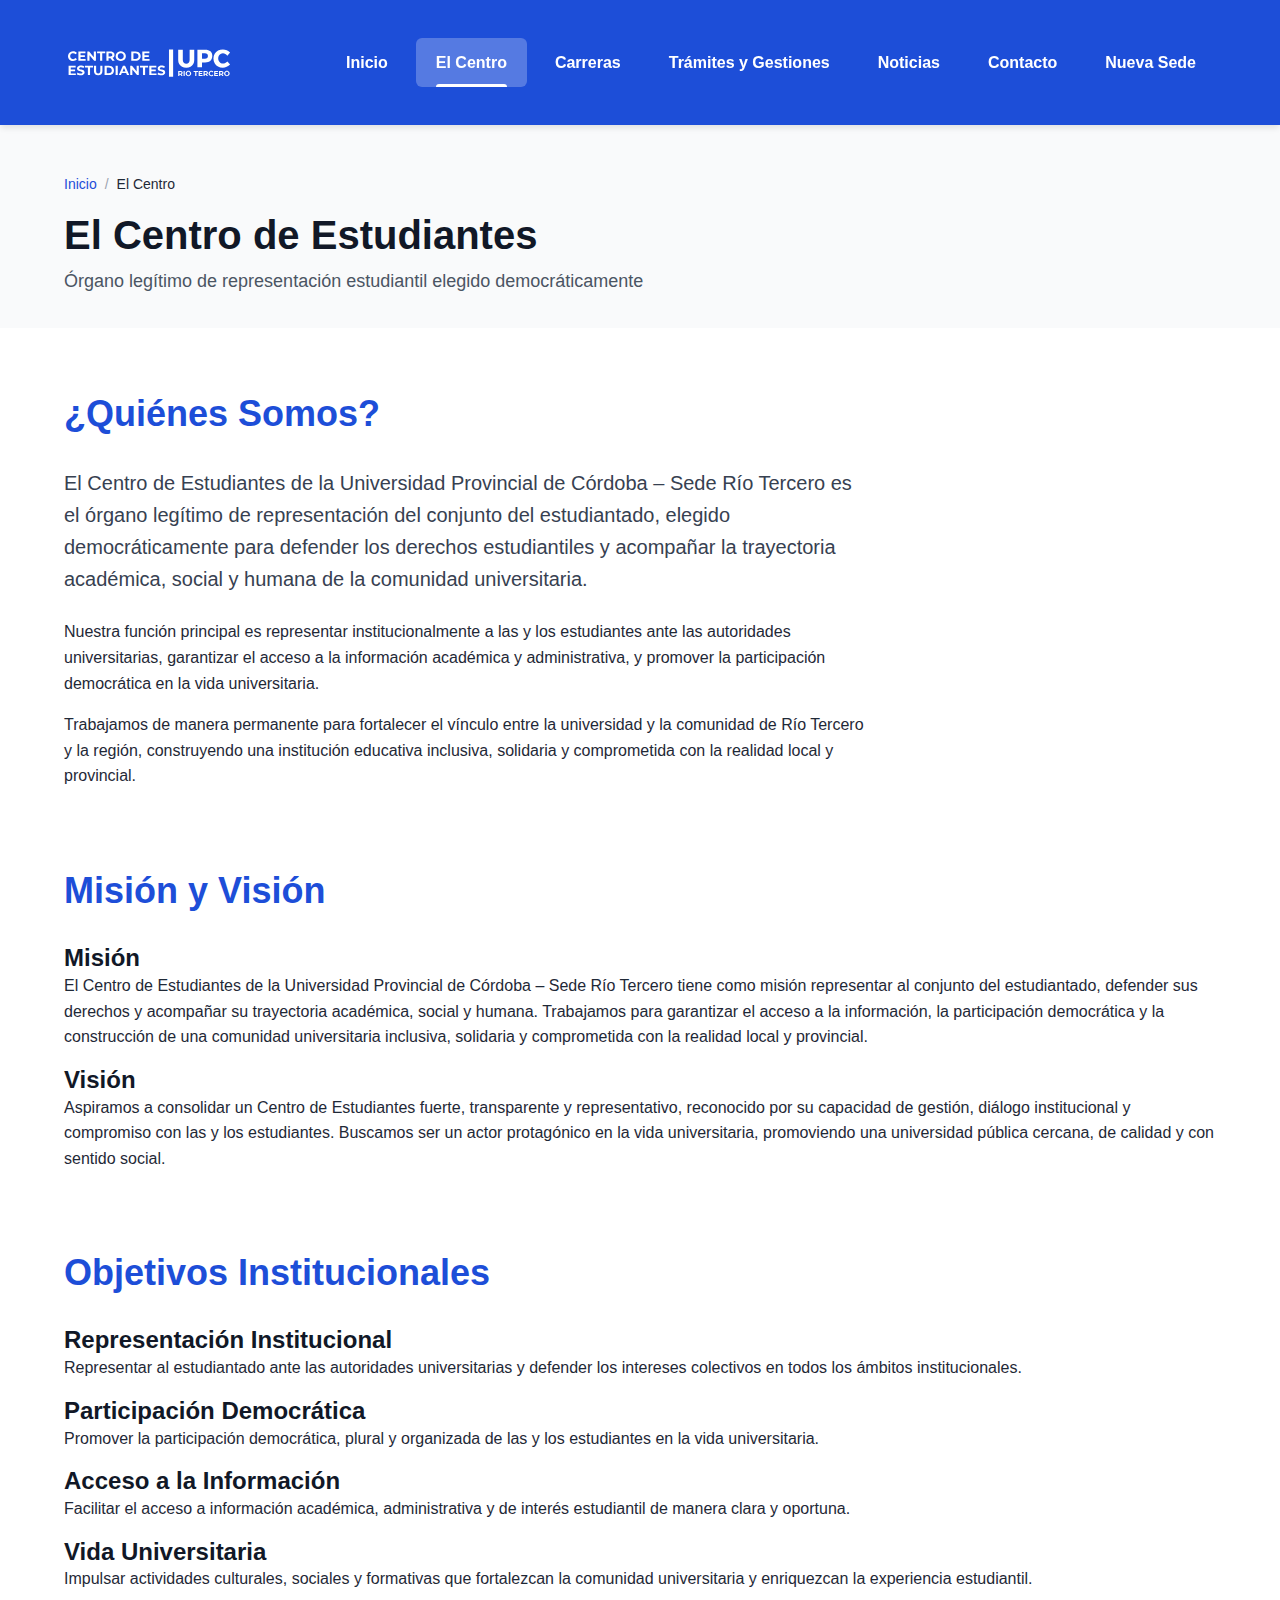
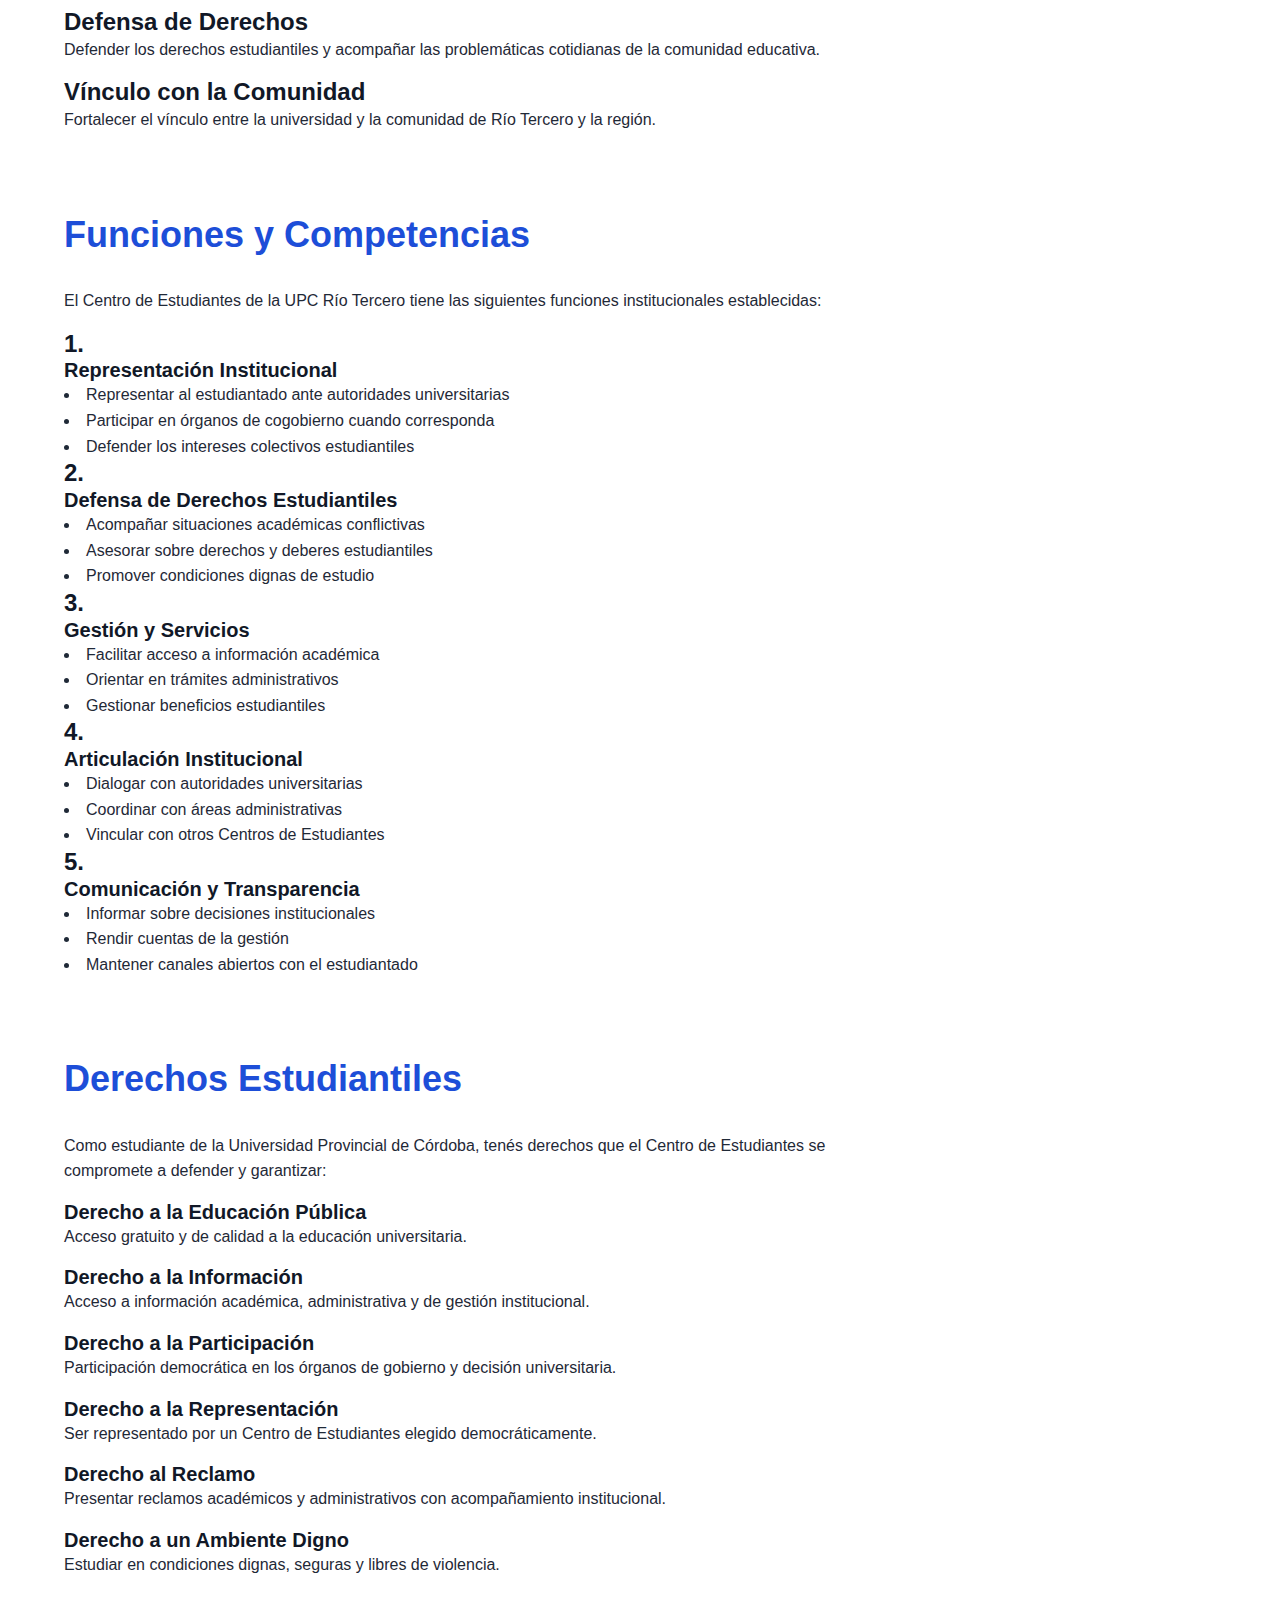
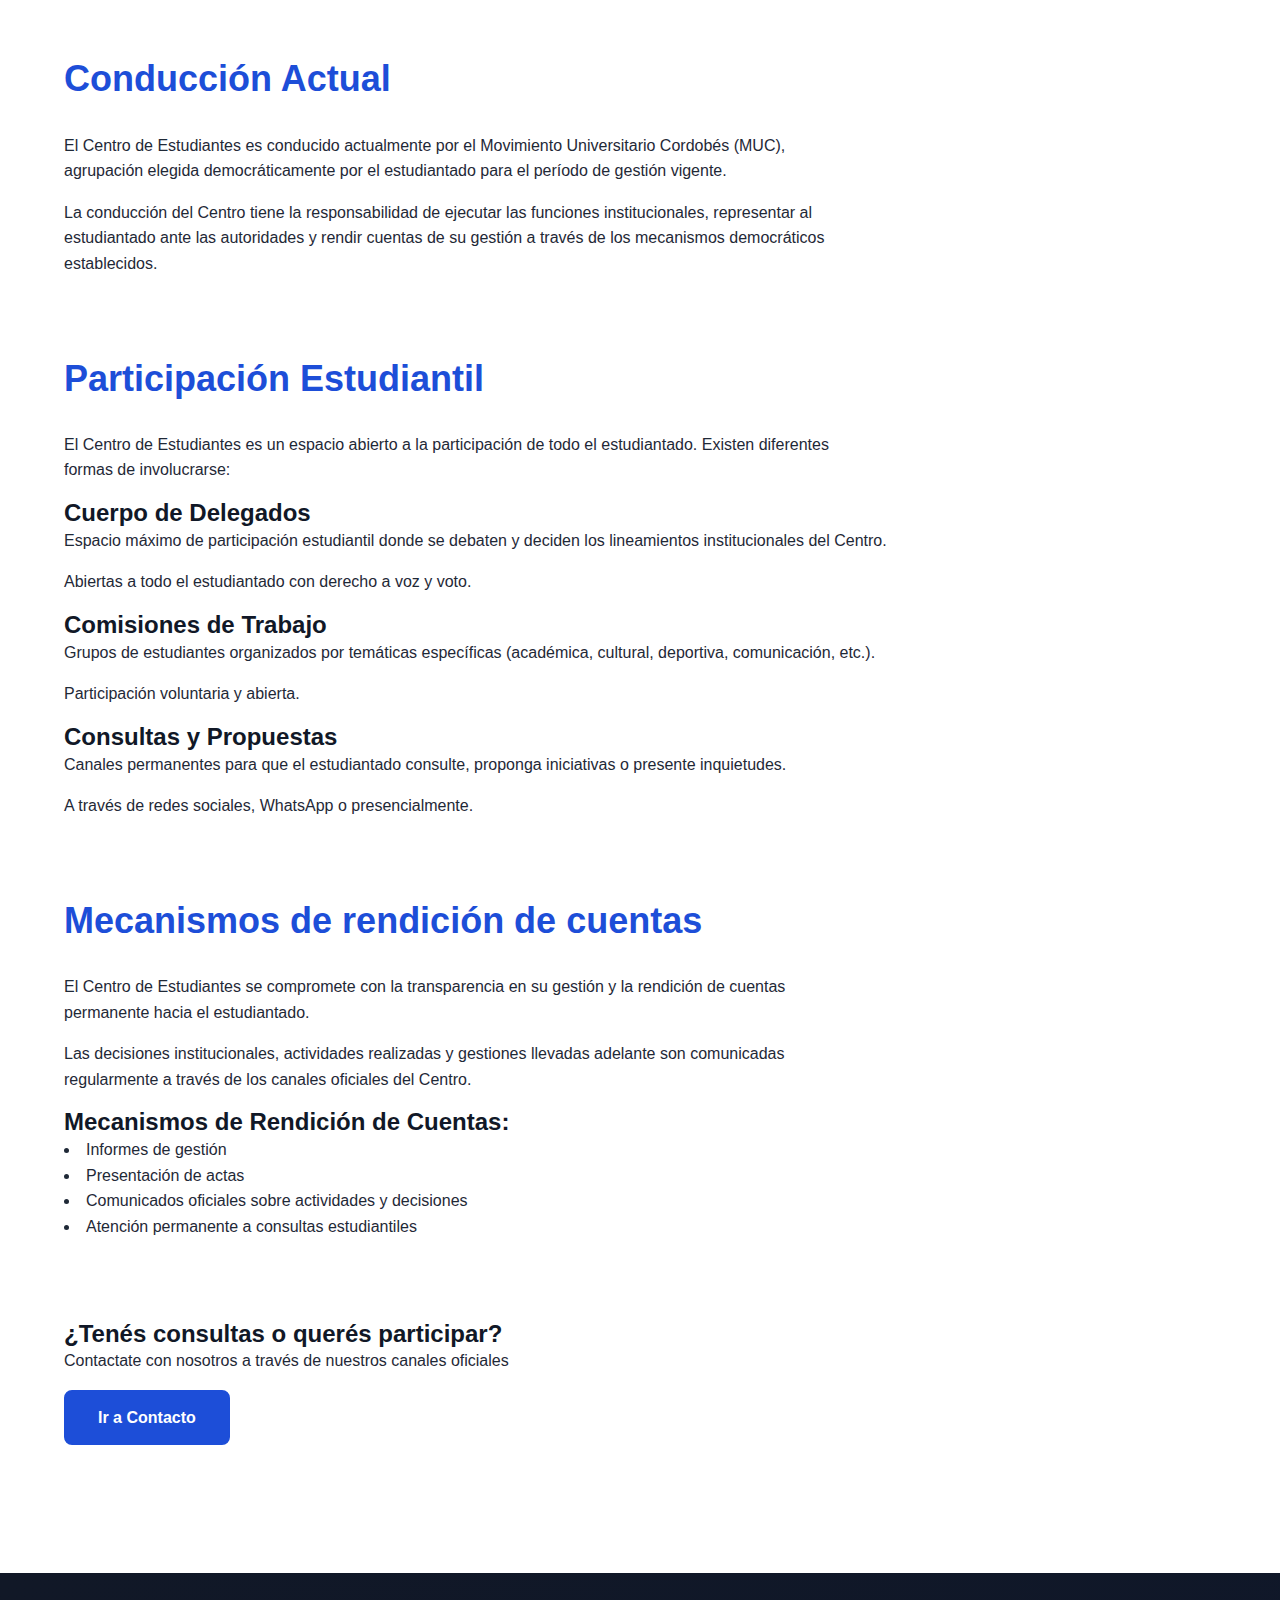
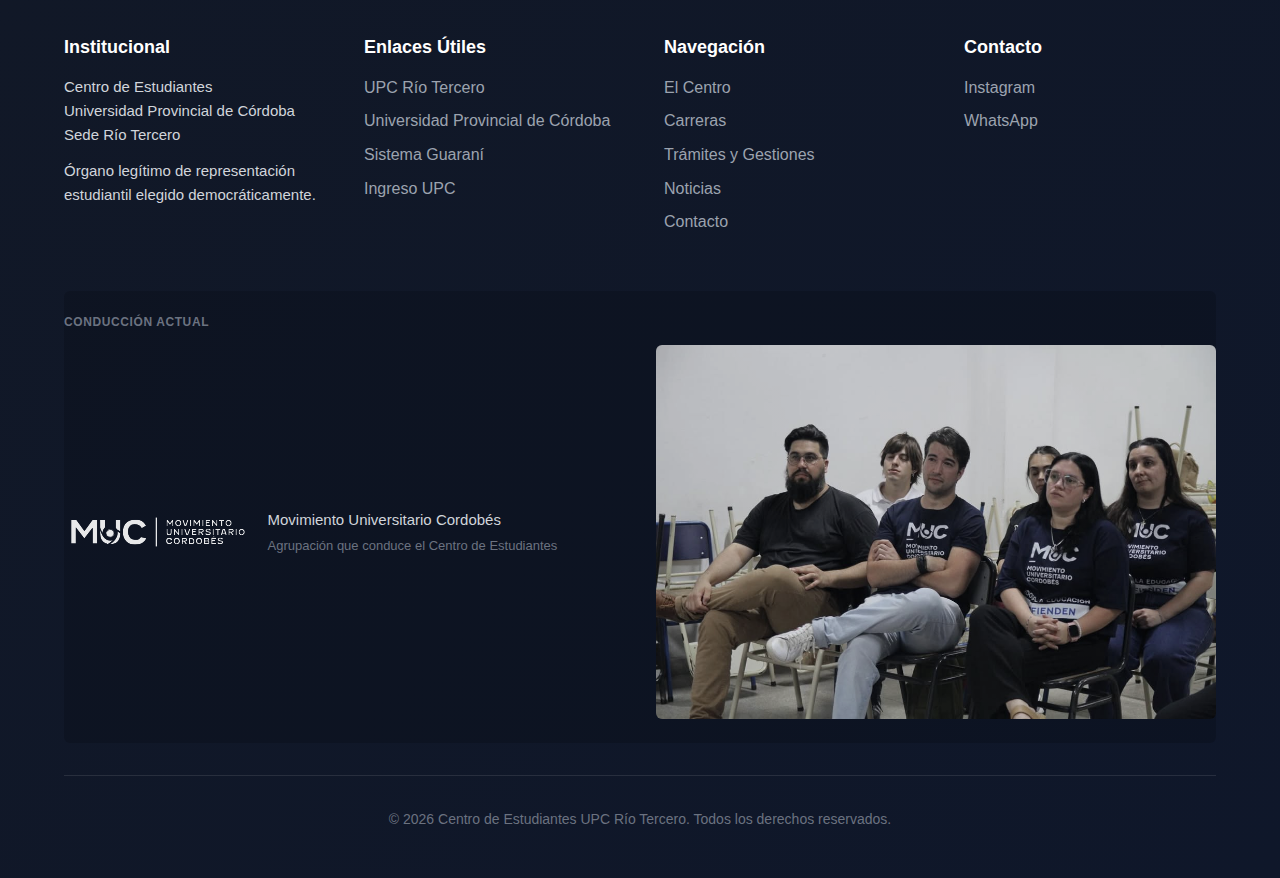
<file: CENTRO-ESTUDIANTES-UPC-SEDE-RIO-TERCERO-main/el-centro.html>
<!DOCTYPE html>
<html lang="es">
<head>
    <meta charset="UTF-8">
    <meta name="viewport" content="width=device-width, initial-scale=1.0">
    <meta name="description" content="Conocé al Centro de Estudiantes de la UPC Río Tercero: misión, visión, objetivos, funciones, conducción actual y cómo participar.">
    <title>El Centro - Centro de Estudiantes UPC Río Tercero</title>
    <link rel="preconnect" href="https://fonts.googleapis.com">
    <link rel="preconnect" href="https://fonts.gstatic.com" crossorigin>
    <link href="https://fonts.googleapis.com/css2?family=IBM+Plex+Sans:wght@400;500;600;700&family=IBM+Plex+Serif:wght@600;700&display=swap" rel="stylesheet">
    <link rel="stylesheet" href="css/styles.css">
</head>
<body>
    <!-- Header -->
    <header class="site-header">
        <div class="container">
            <div class="header-content">
                <div class="logo-container">
                    <a href="index.html">
                        <img src="images/logo-centro-estudiantes.svg" alt="Centro de Estudiantes UPC Río Tercero" class="logo-principal">
                    </a>
                </div>
                
                <button class="mobile-menu-toggle" aria-expanded="false">
                    <span></span>
                    <span></span>
                    <span></span>
                </button>

                <nav class="main-nav" aria-label="Navegación principal">
                    <ul class="nav-list">
                        <li><a href="index.html" class="nav-link">Inicio</a></li>
                        <li><a href="el-centro.html" class="nav-link active" aria-current="page">El Centro</a></li>
                        <li><a href="carreras.html" class="nav-link">Carreras</a></li>
                        <li><a href="tramites.html" class="nav-link">Trámites y Gestiones</a></li>
                        <li><a href="noticias.html" class="nav-link">Noticias</a></li>
                        <li><a href="contacto.html" class="nav-link">Contacto</a></li>
                        <li><a href="nueva-sede.html" class="nav-link">Nueva Sede</a></li>
                    </ul>
                </nav>
            </div>
        </div>
    </header>

    <!-- Main Content -->
    <main>
        <!-- Page Header -->
        <section class="page-header">
            <div class="container">
                <nav class="breadcrumb" aria-label="Ruta de navegación">
                    <ol>
                        <li><a href="index.html">Inicio</a></li>
                        <li aria-current="page">El Centro</li>
                    </ol>
                </nav>
                <h1 class="page-title">El Centro de Estudiantes</h1>
                <p class="page-description">Órgano legítimo de representación estudiantil elegido democráticamente</p>
            </div>
        </section>

        <!-- Quiénes Somos -->
        <section class="page-content">
            <div class="container">
                <div class="content-section">
                    <h2 class="content-title">¿Quiénes Somos?</h2>
                    <div class="content-text">
                        <p class="lead">
                            El Centro de Estudiantes de la Universidad Provincial de Córdoba – Sede Río Tercero es el órgano 
                            legítimo de representación del conjunto del estudiantado, elegido democráticamente para defender 
                            los derechos estudiantiles y acompañar la trayectoria académica, social y humana de la comunidad universitaria.
                        </p>
                        <p>
                            Nuestra función principal es representar institucionalmente a las y los estudiantes ante las autoridades 
                            universitarias, garantizar el acceso a la información académica y administrativa, y promover la participación 
                            democrática en la vida universitaria.
                        </p>
                        <p>
                            Trabajamos de manera permanente para fortalecer el vínculo entre la universidad y la comunidad de Río Tercero 
                            y la región, construyendo una institución educativa inclusiva, solidaria y comprometida con la realidad local y provincial.
                        </p>
                    </div>
                </div>

                <!-- Misión y Visión -->
                <div class="content-section">
                    <h2 class="content-title">Misión y Visión</h2>
                    <div class="mission-vision-grid">
                        <div class="mission-box">
                            <h3 class="box-title">Misión</h3>
                            <p>
                                El Centro de Estudiantes de la Universidad Provincial de Córdoba – Sede Río Tercero tiene como misión 
                                representar al conjunto del estudiantado, defender sus derechos y acompañar su trayectoria académica, 
                                social y humana. Trabajamos para garantizar el acceso a la información, la participación democrática 
                                y la construcción de una comunidad universitaria inclusiva, solidaria y comprometida con la realidad 
                                local y provincial.
                            </p>
                        </div>
                        <div class="vision-box">
                            <h3 class="box-title">Visión</h3>
                            <p>
                                Aspiramos a consolidar un Centro de Estudiantes fuerte, transparente y representativo, reconocido 
                                por su capacidad de gestión, diálogo institucional y compromiso con las y los estudiantes. Buscamos 
                                ser un actor protagónico en la vida universitaria, promoviendo una universidad pública cercana, 
                                de calidad y con sentido social.
                            </p>
                        </div>
                    </div>
                </div>

                <!-- Objetivos -->
                <div class="content-section">
                    <h2 class="content-title">Objetivos Institucionales</h2>
                    <div class="objectives-list">
                        <div class="objective-item">
                            <h3 class="objective-title">Representación Institucional</h3>
                            <p>Representar al estudiantado ante las autoridades universitarias y defender los intereses colectivos en todos los ámbitos institucionales.</p>
                        </div>
                        <div class="objective-item">
                            <h3 class="objective-title">Participación Democrática</h3>
                            <p>Promover la participación democrática, plural y organizada de las y los estudiantes en la vida universitaria.</p>
                        </div>
                        <div class="objective-item">
                            <h3 class="objective-title">Acceso a la Información</h3>
                            <p>Facilitar el acceso a información académica, administrativa y de interés estudiantil de manera clara y oportuna.</p>
                        </div>
                        <div class="objective-item">
                            <h3 class="objective-title">Vida Universitaria</h3>
                            <p>Impulsar actividades culturales, sociales y formativas que fortalezcan la comunidad universitaria y enriquezcan la experiencia estudiantil.</p>
                        </div>
                        <div class="objective-item">
                            <h3 class="objective-title">Defensa de Derechos</h3>
                            <p>Defender los derechos estudiantiles y acompañar las problemáticas cotidianas de la comunidad educativa.</p>
                        </div>
                        <div class="objective-item">
                            <h3 class="objective-title">Vínculo con la Comunidad</h3>
                            <p>Fortalecer el vínculo entre la universidad y la comunidad de Río Tercero y la región.</p>
                        </div>
                    </div>
                </div>

                <!-- Funciones y Competencias -->
                <div class="content-section">
                    <h2 class="content-title">Funciones y Competencias</h2>
                    <div class="content-text">
                        <p>
                            El Centro de Estudiantes de la UPC Río Tercero tiene las siguientes funciones institucionales establecidas:
                        </p>
                    </div>
                    <div class="functions-grid">
                        <div class="function-card">
                            <div class="function-header">
                                <h3 class="function-number">1.</h3>
                                <h4 class="function-title">Representación Institucional</h4>
                            </div>
                            <ul class="function-list">
                                <li>Representar al estudiantado ante autoridades universitarias</li>
                                <li>Participar en órganos de cogobierno cuando corresponda</li>
                                <li>Defender los intereses colectivos estudiantiles</li>
                            </ul>
                        </div>
                        <div class="function-card">
                            <div class="function-header">
                                <h3 class="function-number">2.</h3>
                                <h4 class="function-title">Defensa de Derechos Estudiantiles</h4>
                            </div>
                            <ul class="function-list">
                                <li>Acompañar situaciones académicas conflictivas</li>
                                <li>Asesorar sobre derechos y deberes estudiantiles</li>
                                <li>Promover condiciones dignas de estudio</li>
                            </ul>
                        </div>
                        <div class="function-card">
                            <div class="function-header">
                                <h3 class="function-number">3.</h3>
                                <h4 class="function-title">Gestión y Servicios</h4>
                            </div>
                            <ul class="function-list">
                                <li>Facilitar acceso a información académica</li>
                                <li>Orientar en trámites administrativos</li>
                                <li>Gestionar beneficios estudiantiles</li>
                            </ul>
                        </div>
                        <div class="function-card">
                            <div class="function-header">
                                <h3 class="function-number">4.</h3>
                                <h4 class="function-title">Articulación Institucional</h4>
                            </div>
                            <ul class="function-list">
                                <li>Dialogar con autoridades universitarias</li>
                                <li>Coordinar con áreas administrativas</li>
                                <li>Vincular con otros Centros de Estudiantes</li>
                            </ul>
                        </div>
                        <div class="function-card">
                            <div class="function-header">
                                <h3 class="function-number">5.</h3>
                                <h4 class="function-title">Comunicación y Transparencia</h4>
                            </div>
                            <ul class="function-list">
                                <li>Informar sobre decisiones institucionales</li>
                                <li>Rendir cuentas de la gestión</li>
                                <li>Mantener canales abiertos con el estudiantado</li>
                            </ul>
                        </div>
                    </div>
                </div>

                <!-- Derechos Estudiantiles -->
                <div class="content-section">
                    <h2 class="content-title">Derechos Estudiantiles</h2>
                    <div class="content-text">
                        <p>
                            Como estudiante de la Universidad Provincial de Córdoba, tenés derechos que el Centro de Estudiantes 
                            se compromete a defender y garantizar:
                        </p>
                    </div>
                    <div class="rights-grid">
                        <div class="right-item">
                            <h4>Derecho a la Educación Pública</h4>
                            <p>Acceso gratuito y de calidad a la educación universitaria.</p>
                        </div>
                        <div class="right-item">
                            <h4>Derecho a la Información</h4>
                            <p>Acceso a información académica, administrativa y de gestión institucional.</p>
                        </div>
                        <div class="right-item">
                            <h4>Derecho a la Participación</h4>
                            <p>Participación democrática en los órganos de gobierno y decisión universitaria.</p>
                        </div>
                        <div class="right-item">
                            <h4>Derecho a la Representación</h4>
                            <p>Ser representado por un Centro de Estudiantes elegido democráticamente.</p>
                        </div>
                        <div class="right-item">
                            <h4>Derecho al Reclamo</h4>
                            <p>Presentar reclamos académicos y administrativos con acompañamiento institucional.</p>
                        </div>
                        <div class="right-item">
                            <h4>Derecho a un Ambiente Digno</h4>
                            <p>Estudiar en condiciones dignas, seguras y libres de violencia.</p>
                        </div>
                    </div>
                </div>

                <!-- Conducción Actual -->
                <div class="content-section">
                    <h2 class="content-title">Conducción Actual</h2>
                    <div class="content-text">
                        <p>
                            El Centro de Estudiantes es conducido actualmente por el Movimiento Universitario Cordobés (MUC), 
                            agrupación elegida democráticamente por el estudiantado para el período de gestión vigente.
                        </p>
                        <p>
                            La conducción del Centro tiene la responsabilidad de ejecutar las funciones institucionales, representar 
                            al estudiantado ante las autoridades y rendir cuentas de su gestión a través de los mecanismos democráticos establecidos.
                        </p>
                    </div>
                </div>

                <!-- Participación Estudiantil -->
                <div class="content-section">
                    <h2 class="content-title">Participación Estudiantil</h2>
                    <div class="content-text">
                        <p>
                            El Centro de Estudiantes es un espacio abierto a la participación de todo el estudiantado. 
                            Existen diferentes formas de involucrarse:
                        </p>
                    </div>
                    <div class="participation-options">
                        <div class="participation-card">
                            <h3>Cuerpo de Delegados</h3>
                            <p>Espacio máximo de participación estudiantil donde se debaten y deciden los lineamientos institucionales del Centro.</p>
                            <p class="participation-detail">Abiertas a todo el estudiantado con derecho a voz y voto.</p>
                        </div>
                        <div class="participation-card">
                            <h3>Comisiones de Trabajo</h3>
                            <p>Grupos de estudiantes organizados por temáticas específicas (académica, cultural, deportiva, comunicación, etc.).</p>
                            <p class="participation-detail">Participación voluntaria y abierta.</p>
                        </div>
                        <div class="participation-card">
                            <h3>Consultas y Propuestas</h3>
                            <p>Canales permanentes para que el estudiantado consulte, proponga iniciativas o presente inquietudes.</p>
                            <p class="participation-detail">A través de redes sociales, WhatsApp o presencialmente.</p>
                        </div>
                    </div>
                </div>

                <!-- Transparencia y Gestión -->
                <div class="content-section">
                    <h2 class="content-title">Mecanismos de rendición de cuentas</h2>
                    <div class="content-text">
                        <p>
                            El Centro de Estudiantes se compromete con la transparencia en su gestión y la rendición de cuentas 
                            permanente hacia el estudiantado.
                        </p>
                        <p>
                            Las decisiones institucionales, actividades realizadas y gestiones llevadas adelante son comunicadas 
                            regularmente a través de los canales oficiales del Centro.
                        </p>
                    </div>
                    <div class="transparency-info">
                        <h3>Mecanismos de Rendición de Cuentas:</h3>
                        <ul>
                            <li>Informes de gestión</li>
                            <li>Presentación de actas</li>
                            <li>Comunicados oficiales sobre actividades y decisiones</li>
                            <li>Atención permanente a consultas estudiantiles</li>
                        </ul>
                    </div>
                </div>

                <!-- CTA Final -->
                <div class="content-cta">
                    <h3>¿Tenés consultas o querés participar?</h3>
                    <p>Contactate con nosotros a través de nuestros canales oficiales</p>
                    <a href="contacto.html" class="btn btn-primary">Ir a Contacto</a>
                </div>
            </div>
        </section>
    </main>

    <!-- Footer -->
    <footer class="site-footer">
        <div class="container">
            <div class="footer-content">
                <div class="footer-section">
                    <h3 class="footer-title">Institucional</h3>
                    <p class="footer-text">
                        Centro de Estudiantes<br>
                        Universidad Provincial de Córdoba<br>
                        Sede Río Tercero
                    </p>
                    <p class="footer-text">
                        Órgano legítimo de representación estudiantil elegido democráticamente.
                    </p>
                </div>

                <div class="footer-section">
                    <h3 class="footer-title">Enlaces Útiles</h3>
                    <ul class="footer-links">
                        <li><a href="https://www.upc.edu.ar/sede-rio-tercero/" target="_blank" rel="noopener noreferrer">UPC Río Tercero</a></li>
                        <li><a href="https://www.upc.edu.ar/" target="_blank" rel="noopener noreferrer">Universidad Provincial de Córdoba</a></li>
                        <li><a href="https://upc.psi.unc.edu.ar/autogestion/" target="_blank" rel="noopener noreferrer">Sistema Guaraní</a></li>
                        <li><a href="https://ingreso.upc.edu.ar/" target="_blank" rel="noopener noreferrer">Ingreso UPC</a></li>
                    </ul>
                </div>

                <div class="footer-section">
                    <h3 class="footer-title">Navegación</h3>
                    <ul class="footer-links">
                        <li><a href="el-centro.html">El Centro</a></li>
                        <li><a href="carreras.html">Carreras</a></li>
                        <li><a href="tramites.html">Trámites y Gestiones</a></li>
                        <li><a href="noticias.html">Noticias</a></li>
                        <li><a href="contacto.html">Contacto</a></li>
                    </ul>
                </div>

                <div class="footer-section">
                    <h3 class="footer-title">Contacto</h3>
                    <ul class="footer-links">
                        <li><a href="https://www.instagram.com/muc.riotercero" target="_blank" rel="noopener noreferrer">Instagram</a></li>
                        <li><a href="https://wa.me/543571697115" target="_blank" rel="noopener noreferrer">WhatsApp</a></li>
                    </ul>
                </div>
            </div>

            <div class="footer-governance">
                <div class="governance-content">
                    <h4 class="governance-label">Conducción Actual</h4>
                    <div class="governance-main">
                        <div class="governance-info">
                            <img src="images/logo-muc.svg" alt="MUC" class="logo-conduccion">
                            <div class="governance-text">
                                <p class="governance-name">Movimiento Universitario Cordobés</p>
                                <p class="governance-description">Agrupación que conduce el Centro de Estudiantes</p>
                            </div>
                        </div>
                        <div class="governance-photo">
                            <img src="images/integrantes-conduccion.jpg" alt="Integrantes de la conducción del Centro de Estudiantes">
                        </div>
                    </div>
                </div>
            </div>

            <div class="footer-bottom">
                <p>&copy; 2026 Centro de Estudiantes UPC Río Tercero. Todos los derechos reservados.</p>
            </div>
        </div>
    </footer>

    <script src="js/main.js"></script>
</body>
</html>
</file>
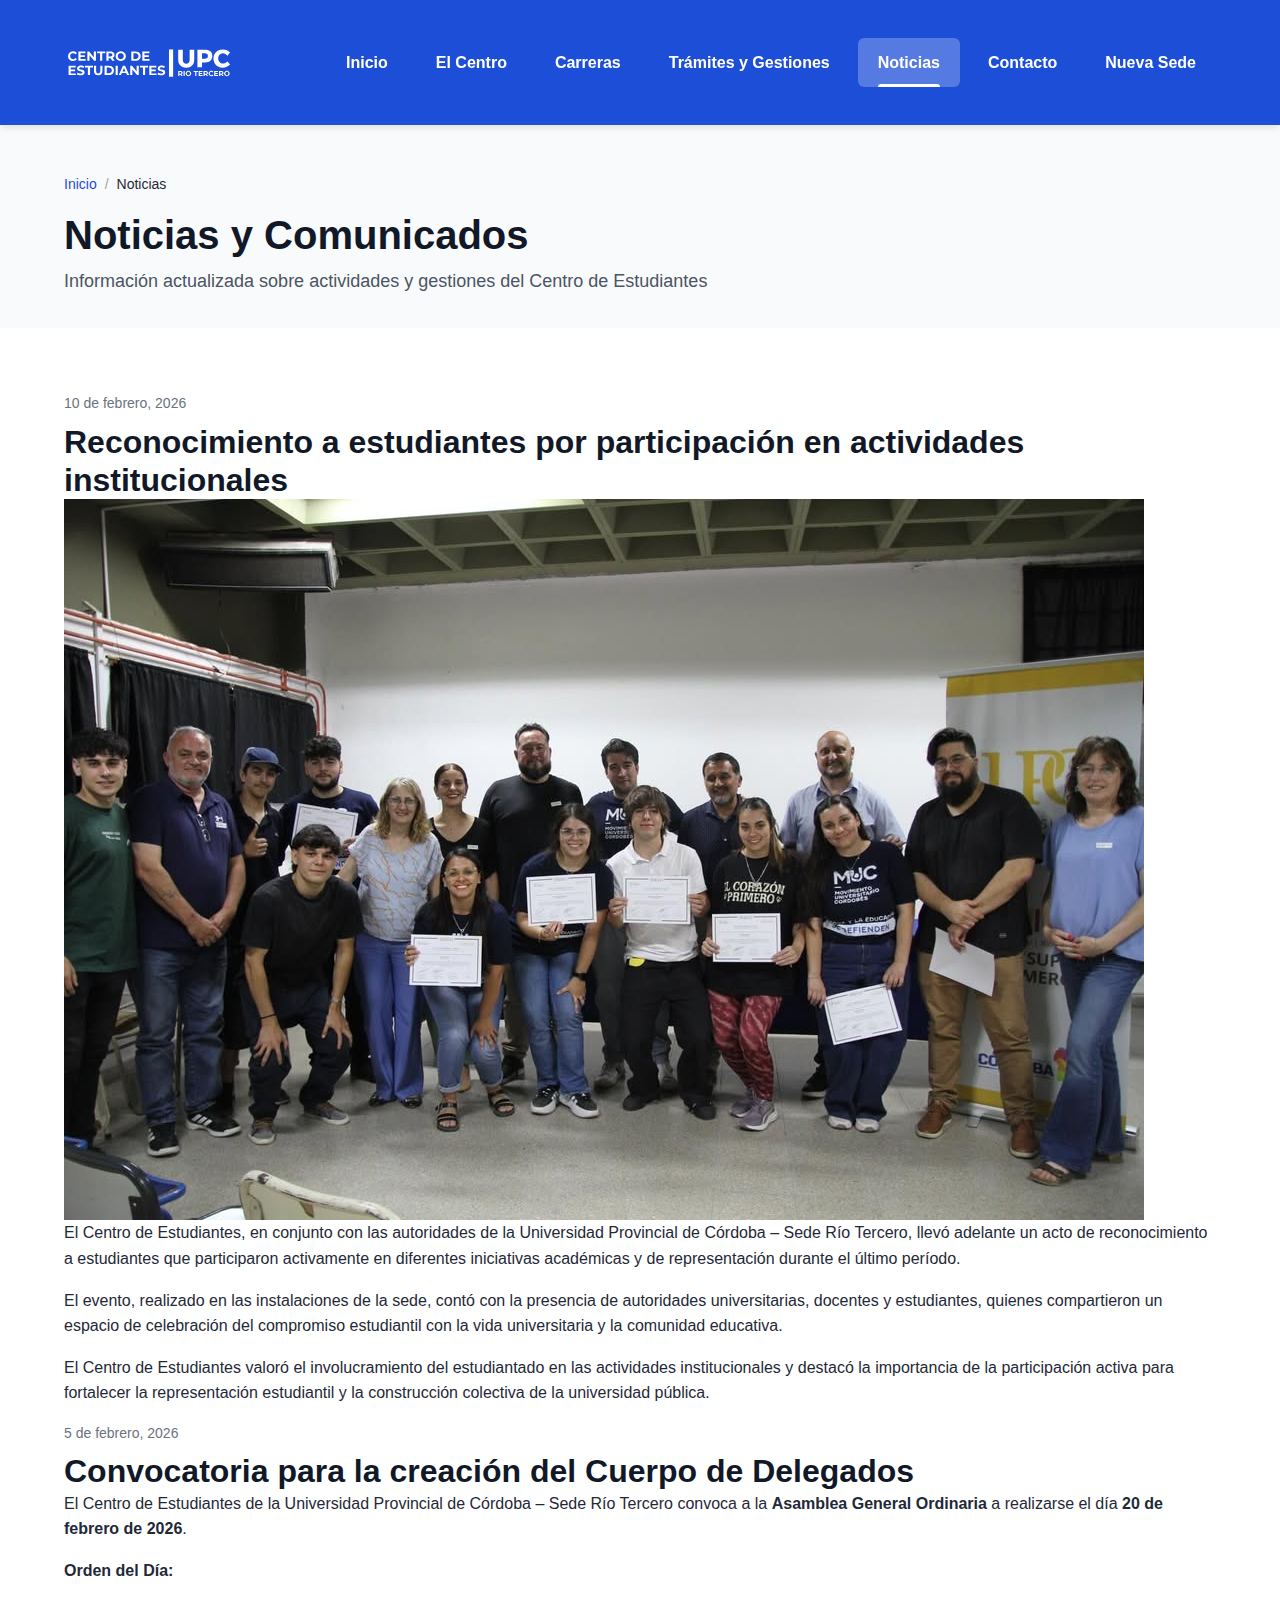
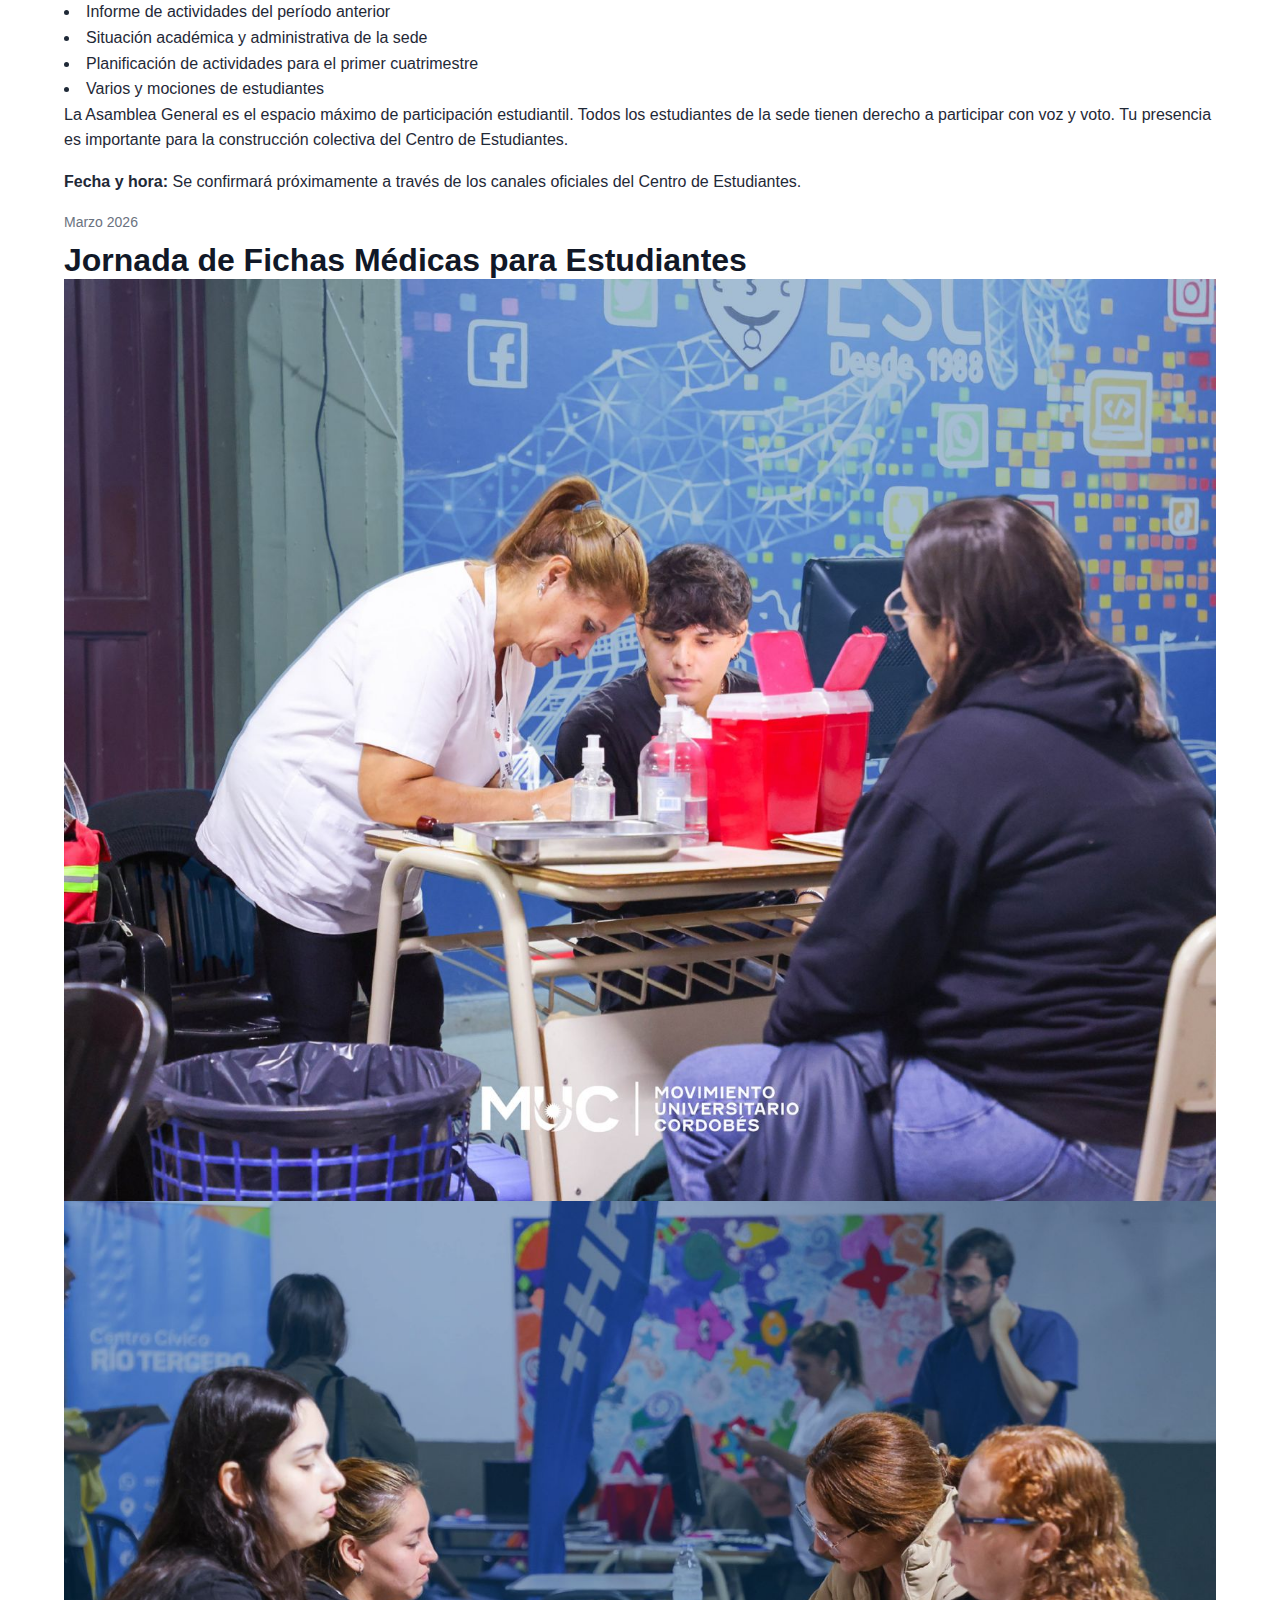
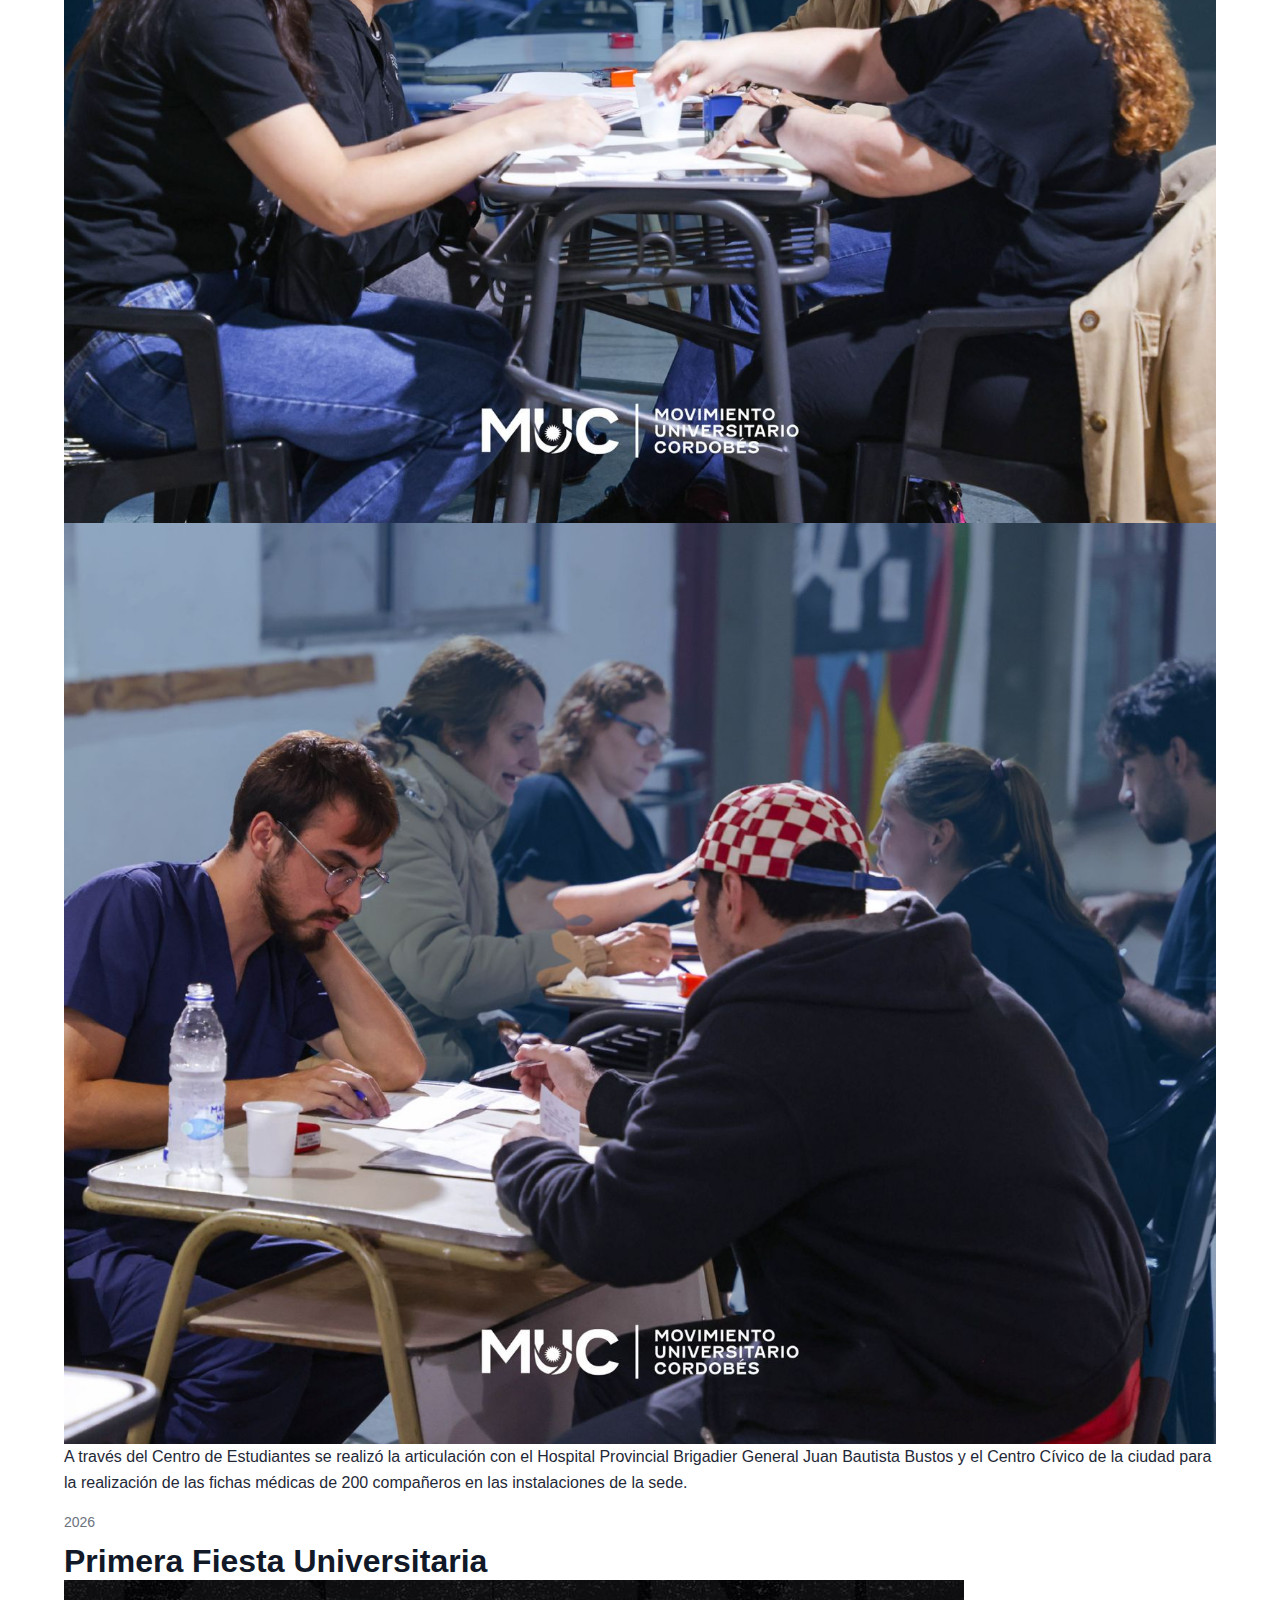
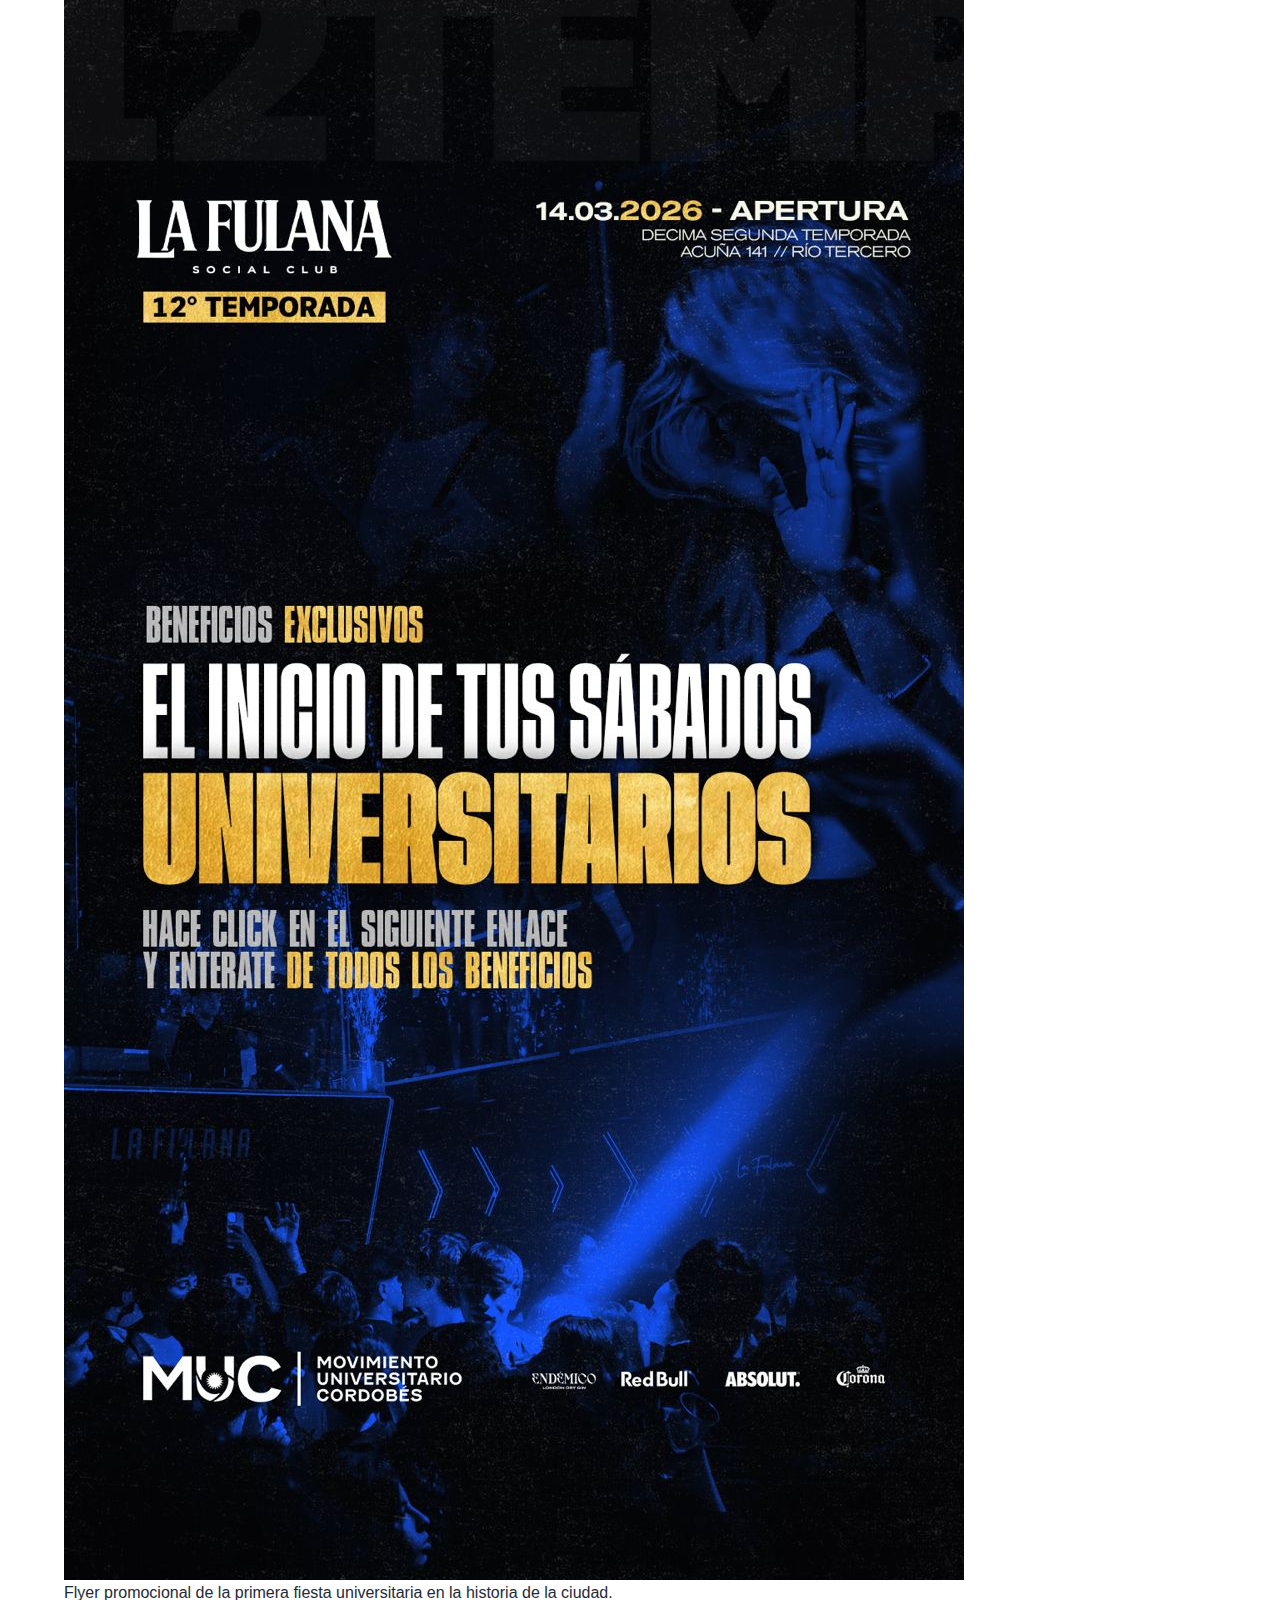
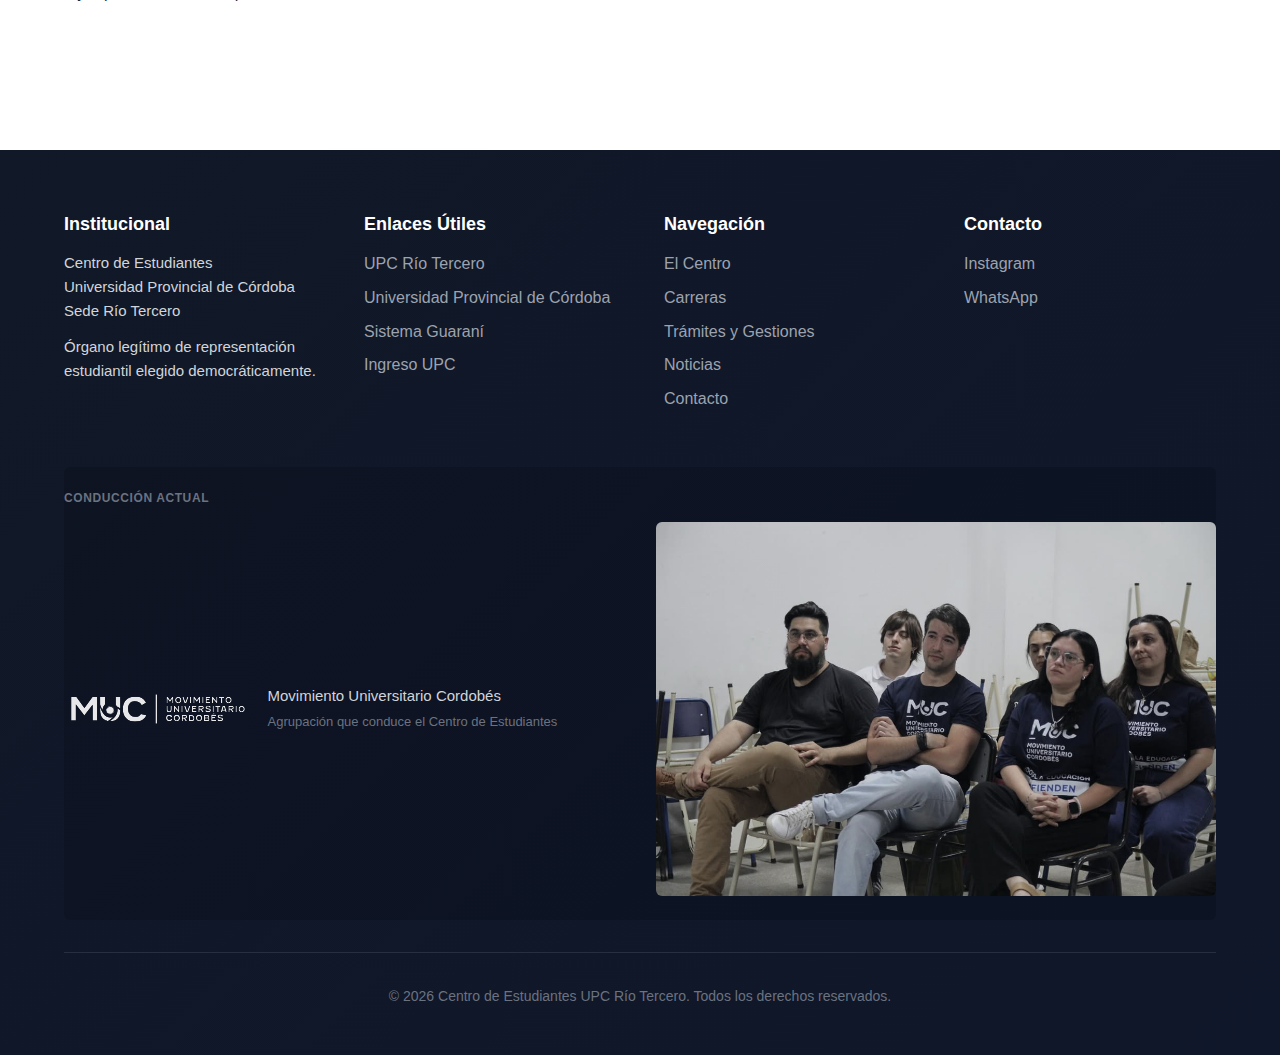
<file: CENTRO-ESTUDIANTES-UPC-SEDE-RIO-TERCERO-main/noticias.html>
<!DOCTYPE html>
<html lang="es">
<head>
    <meta charset="UTF-8">
    <meta name="viewport" content="width=device-width, initial-scale=1.0">
    <meta name="description" content="Noticias, comunicados oficiales y actividades del Centro de Estudiantes UPC Río Tercero.">
    <title>Noticias - Centro de Estudiantes UPC Río Tercero</title>
    <link rel="preconnect" href="https://fonts.googleapis.com">
    <link rel="preconnect" href="https://fonts.gstatic.com" crossorigin>
    <link href="https://fonts.googleapis.com/css2?family=IBM+Plex+Sans:wght@400;500;600;700&family=IBM+Plex+Serif:wght@600;700&display=swap" rel="stylesheet">
    <link rel="stylesheet" href="css/styles.css">
</head>
<body>
    <header class="site-header">
        <div class="container">
            <div class="header-content">
                <div class="logo-container">
                    <a href="index.html">
                        <img src="images/logo-centro-estudiantes.svg" alt="Centro de Estudiantes UPC Río Tercero" class="logo-principal">
                    </a>
                </div>
                <button class="mobile-menu-toggle" aria-expanded="false">
                    <span></span>
                    <span></span>
                    <span></span>
                </button>
                <nav class="main-nav" aria-label="Navegación principal">
                    <ul class="nav-list">
                        <li><a href="index.html" class="nav-link">Inicio</a></li>
                        <li><a href="el-centro.html" class="nav-link">El Centro</a></li>
                        <li><a href="carreras.html" class="nav-link">Carreras</a></li>
                        <li><a href="tramites.html" class="nav-link">Trámites y Gestiones</a></li>
                        <li><a href="noticias.html" class="nav-link active" aria-current="page">Noticias</a></li>
                        <li><a href="contacto.html" class="nav-link">Contacto</a></li>
                        <li><a href="nueva-sede.html" class="nav-link">Nueva Sede</a></li>
                    </ul>
                </nav>
            </div>
        </div>
    </header>

    <main>
        <section class="page-header">
            <div class="container">
                <nav class="breadcrumb" aria-label="Ruta de navegación">
                    <ol>
                        <li><a href="index.html">Inicio</a></li>
                        <li aria-current="page">Noticias</li>
                    </ol>
                </nav>
                <h1 class="page-title">Noticias y Comunicados</h1>
                <p class="page-description">Información actualizada sobre actividades y gestiones del Centro de Estudiantes</p>
            </div>
        </section>

        <section class="page-content">
            <div class="container">
                <div class="news-full-list">
                    <article class="news-full-item" id="noticia-1">
                        <time class="news-date" datetime="2026-02-10">10 de febrero, 2026</time>
                        <h2 class="news-full-title">Reconocimiento a estudiantes por participación en actividades institucionales</h2>
                        <div class="news-full-image">
                            <img src="images/entrega-certificados.jpg" alt="Entrega de certificados de participación estudiantil">
                        </div>
                        <div class="news-full-content">
                            <p>
                                El Centro de Estudiantes, en conjunto con las autoridades de la Universidad Provincial de Córdoba – Sede Río Tercero, 
                                llevó adelante un acto de reconocimiento a estudiantes que participaron activamente en diferentes iniciativas 
                                académicas y de representación durante el último período.
                            </p>
                            <p>
                                El evento, realizado en las instalaciones de la sede, contó con la presencia de autoridades universitarias, 
                                docentes y estudiantes, quienes compartieron un espacio de celebración del compromiso estudiantil con la vida 
                                universitaria y la comunidad educativa.
                            </p>
                            <p>
                                El Centro de Estudiantes valoró el involucramiento del estudiantado en las actividades institucionales y 
                                destacó la importancia de la participación activa para fortalecer la representación estudiantil y la construcción 
                                colectiva de la universidad pública.
                            </p>
                        </div>
                    </article>

                    <article class="news-full-item" id="noticia-3">
                        <time class="news-date" datetime="2026-02-05">5 de febrero, 2026</time>
                        <h2 class="news-full-title">Convocatoria para la creación del Cuerpo de Delegados</h2>
                        <div class="news-full-content">
                            <p>
                                El Centro de Estudiantes de la Universidad Provincial de Córdoba – Sede Río Tercero convoca a la 
                                <strong>Asamblea General Ordinaria</strong> a realizarse el día <strong>20 de febrero de 2026</strong>.
                            </p>
                            <p>
                                <strong>Orden del Día:</strong>
                            </p>
                            <ul>
                                <li>Informe de actividades del período anterior</li>
                                <li>Situación académica y administrativa de la sede</li>
                                <li>Planificación de actividades para el primer cuatrimestre</li>
                                <li>Varios y mociones de estudiantes</li>
                            </ul>
                            <p>
                                La Asamblea General es el espacio máximo de participación estudiantil. Todos los estudiantes de la sede 
                                tienen derecho a participar con voz y voto. Tu presencia es importante para la construcción colectiva 
                                del Centro de Estudiantes.
                            </p>
                            <p>
                                <strong>Fecha y hora:</strong> Se confirmará próximamente a través de los canales oficiales del Centro de Estudiantes.
                            </p>
                        </div>
                    </article>
                    <article class="news-full-item" id="noticia-fichas">
                        <time class="news-date">Marzo 2026</time>
                        <h2 class="news-full-title">Jornada de Fichas Médicas para Estudiantes</h2>
                        <div class="news-full-image-grid">
                            <img src="images/ficha-medica1.jpg" alt="Estudiantes realizando fichas médicas">
                            <img src="images/ficha-medica2.jpg" alt="Atención médica en la sede">
                            <img src="images/ficha-medica3.jpg" alt="Jornada de salud estudiantil">
                        </div>
                        <div class="news-full-content">
                            <p>
                                A través del Centro de Estudiantes se realizó la articulación con el Hospital Provincial 
                                Brigadier General Juan Bautista Bustos y el Centro Cívico de la ciudad para la realización 
                                de las fichas médicas de 200 compañeros en las instalaciones de la sede.
                            </p>
                        </div>
                    </article>
                    <article class="news-full-item" id="noticia-fiesta">
                        <time class="news-date">2026</time>
                        <h2 class="news-full-title">Primera Fiesta Universitaria</h2>
                        <div class="news-full-image">
                            <img src="images/Fiesta-ingreso.jpg" alt="Flyer promocional de la fiesta universitaria">
                        </div>
                        <p class="flyer-caption">
                            Flyer promocional de la primera fiesta universitaria en la historia de la ciudad.
                        </p>
                    </article>
                </div>
            </div>
        </section>
    </main>

    <footer class="site-footer">
        <div class="container">
            <div class="footer-content">
                <div class="footer-section">
                    <h3 class="footer-title">Institucional</h3>
                    <p class="footer-text">
                        Centro de Estudiantes<br>
                        Universidad Provincial de Córdoba<br>
                        Sede Río Tercero
                    </p>
                    <p class="footer-text">
                        Órgano legítimo de representación estudiantil elegido democráticamente.
                    </p>
                </div>
                <div class="footer-section">
                    <h3 class="footer-title">Enlaces Útiles</h3>
                    <ul class="footer-links">
                        <li><a href="https://www.upc.edu.ar/sede-rio-tercero/" target="_blank" rel="noopener noreferrer">UPC Río Tercero</a></li>
                        <li><a href="https://www.upc.edu.ar/" target="_blank" rel="noopener noreferrer">Universidad Provincial de Córdoba</a></li>
                        <li><a href="https://upc.psi.unc.edu.ar/autogestion/" target="_blank" rel="noopener noreferrer">Sistema Guaraní</a></li>
                        <li><a href="https://ingreso.upc.edu.ar/" target="_blank" rel="noopener noreferrer">Ingreso UPC</a></li>
                    </ul>
                </div>
                <div class="footer-section">
                    <h3 class="footer-title">Navegación</h3>
                    <ul class="footer-links">
                        <li><a href="el-centro.html">El Centro</a></li>
                        <li><a href="carreras.html">Carreras</a></li>
                        <li><a href="tramites.html">Trámites y Gestiones</a></li>
                        <li><a href="noticias.html">Noticias</a></li>
                        <li><a href="contacto.html">Contacto</a></li>
                    </ul>
                </div>
                <div class="footer-section">
                    <h3 class="footer-title">Contacto</h3>
                    <ul class="footer-links">
                        <li><a href="https://www.instagram.com/muc.riotercero" target="_blank" rel="noopener noreferrer">Instagram</a></li>
                        <li><a href="https://wa.me/543571697115" target="_blank" rel="noopener noreferrer">WhatsApp</a></li>
                    </ul>
                </div>
            </div>
            <div class="footer-governance">
                <div class="governance-content">
                    <h4 class="governance-label">Conducción Actual</h4>
                    <div class="governance-main">
                        <div class="governance-info">
                            <img src="images/logo-muc.svg" alt="MUC" class="logo-conduccion">
                            <div class="governance-text">
                                <p class="governance-name">Movimiento Universitario Cordobés</p>
                                <p class="governance-description">Agrupación que conduce el Centro de Estudiantes</p>
                            </div>
                        </div>
                        <div class="governance-photo">
                            <img src="images/integrantes-conduccion.jpg" alt="Integrantes de la conducción del Centro de Estudiantes">
                        </div>
                    </div>
                </div>
            </div>
            <div class="footer-bottom">
                <p>&copy; 2026 Centro de Estudiantes UPC Río Tercero. Todos los derechos reservados.</p>
            </div>
        </div>
    </footer>

    <script src="js/main.js"></script>
</body>
</html>
</file>
<file: css/styles.css>
/* ===================================
   Variables CSS
   =================================== */
:root {
    /* Colores institucionales */
    --primary-blue: #1d4ed8;
    --secondary-blue: #2563eb;
    --dark-blue: #1e40af;
    --light-blue: #dbeafe;
    
    /* Grises */
    --gray-900: #111827;
    --gray-800: #1f2937;
    --gray-700: #374151;
    --gray-600: #4b5563;
    --gray-500: #6b7280;
    --gray-400: #9ca3af;
    --gray-300: #d1d5db;
    --gray-200: #e5e7eb;
    --gray-100: #f3f4f6;
    --gray-50: #f9fafb;
    
    /* Colores base */
    --white: #ffffff;
    --black: #000000;
    
    /* Tipografía */
    --font-sans: 'Plus Jakarta Sans', -apple-system, BlinkMacSystemFont, 'Segoe UI', sans-serif;
    --font-display: 'Space Grotesk', -apple-system, BlinkMacSystemFont, 'Segoe UI', sans-serif;
    
    /* Espaciado */
    --spacing-xs: 0.5rem;
    --spacing-sm: 1rem;
    --spacing-md: 1.5rem;
    --spacing-lg: 2rem;
    --spacing-xl: 3rem;
    --spacing-2xl: 4rem;
    
    /* Transiciones */
    --transition-base: 200ms ease;
    --transition-slow: 300ms ease;
    
    /* Sombras */
    --shadow-sm: 0 1px 2px 0 rgb(0 0 0 / 0.05);
    --shadow-md: 0 4px 6px -1px rgb(0 0 0 / 0.1);
    --shadow-lg: 0 10px 15px -3px rgb(0 0 0 / 0.1);
}

/* ===================================
   Reset y Base
   =================================== */
*, *::before, *::after {
    box-sizing: border-box;
    margin: 0;
    padding: 0;
}

html {
    font-size: 16px;
    scroll-behavior: smooth;
}

body {
    font-family: var(--font-sans);
    color: var(--gray-800);
    line-height: 1.6;
    background-color: var(--white);
}

h1, h2, h3, h4, h5, h6 {
    font-family: var(--font-display);
    font-weight: 700;
    line-height: 1.2;
    color: var(--gray-900);
}

h1 { font-size: 2.5rem; }
h2 { font-size: 2rem; }
h3 { font-size: 1.5rem; }
h4 { font-size: 1.25rem; }
h5 { font-size: 1.125rem; }
h6 { font-size: 1rem; }

p {
    margin-bottom: 1rem;
}

a {
    color: var(--primary-blue);
    text-decoration: none;
    transition: color var(--transition-base);
}

a:hover {
    color: var(--secondary-blue);
}

img {
    max-width: 100%;
    height: auto;
    display: block;
}

ul, ol {
    list-style-position: inside;
}

/* ===================================
   Utilidades
   =================================== */
.container {
    width: 100%;
    max-width: 1200px;
    margin: 0 auto;
    padding: 0 1.5rem;
}

.section-title {
    font-size: 2rem;
    margin-bottom: var(--spacing-lg);
    color: var(--primary-blue);
}

.section-header {
    display: flex;
    justify-content: space-between;
    align-items: center;
    margin-bottom: var(--spacing-lg);
}

/* ===================================
   Botones
   =================================== */
.btn {
    display: inline-block;
    padding: 1rem 2rem;
    font-family: var(--font-sans);
    font-size: 1rem;
    font-weight: 600;
    text-align: center;
    text-decoration: none;
    border: 2px solid transparent;
    border-radius: 8px;
    cursor: pointer;
    transition: all 0.25s ease;
    line-height: 1.2;
}

.btn-primary {
    background-color: var(--primary-blue);
    color: var(--white);
    border-color: var(--primary-blue);
}

.btn-primary:hover {
    background-color: var(--secondary-blue);
    color: var(--white);
    border-color: var(--secondary-blue);
    transform: translateY(-2px);
    box-shadow: 0 8px 20px rgba(29, 78, 216, 0.25);
}

.btn-secondary {
    background-color: var(--white);
    color: var(--primary-blue);
    border-color: var(--primary-blue);
}

.btn-secondary:hover {
    background-color: #f1f5ff;
    color: var(--primary-blue);
    border-color: var(--primary-blue);
    transform: translateY(-2px);
    box-shadow: 0 8px 20px rgba(29, 78, 216, 0.15);
}

.btn-text {
    padding: 0;
    background: none;
    border: none;
    color: var(--primary-blue);
    font-weight: 600;
}

.btn-text:hover {
    color: var(--secondary-blue);
    text-decoration: underline;
}

/* ===================================
   Header CORREGIDO
   =================================== */
.site-header {
    background-color: var(--primary-blue);
    padding: 1.25rem 0;
    position: sticky;
    top: 0;
    z-index: 1000;
    box-shadow: var(--shadow-md);
}

.header-content {
    display: flex;
    justify-content: space-between;
    align-items: center;
    gap: 2rem;
}

/* Logo Principal */
.logo-principal {
    height: 85px;
    width: auto;
}

/* Navegación - Mobile First CORREGIDO */
.main-nav {
    display: none; /* Oculto en mobile, visible en desktop via media query */
}

.nav-list {
    display: flex;
    gap: 0.5rem;
    list-style: none;
    margin: 0;
    padding: 0;
    align-items: center;
}

.nav-link {
    display: block;
    padding: 0.75rem 1.25rem;
    color: var(--white);
    font-weight: 600;
    border-radius: 6px;
    transition: all var(--transition-base);
    position: relative;
    white-space: nowrap;
}

.nav-link:hover {
    background-color: rgba(255, 255, 255, 0.2);
    color: var(--white);
}

.nav-link.active {
    background-color: rgba(255, 255, 255, 0.25);
    color: var(--white);
}

.nav-link.active::after {
    content: '';
    position: absolute;
    bottom: 0;
    left: 1.25rem;
    right: 1.25rem;
    height: 3px;
    background-color: var(--white);
    border-radius: 3px 3px 0 0;
}

/* CTA Nueva Sede en Header */
.btn-cta-header {
    display: inline-block;
    padding: 0.625rem 1.25rem;
    background-color: var(--white);
    color: var(--primary-blue);
    font-weight: 700;
    font-size: 0.9375rem;
    border: 2px solid var(--white);
    border-radius: 6px;
    transition: all 0.25s ease;
    white-space: nowrap;
}

.btn-cta-header:hover {
    background-color: transparent;
    color: var(--white);
    border-color: var(--white);
}

/* Mobile Menu Toggle */
.mobile-menu-toggle {
    display: block;
    background: none;
    border: none;
    cursor: pointer;
    padding: 0.5rem;
    z-index: 1001;
}

.hamburger {
    display: block;
    width: 24px;
    height: 2px;
    background-color: var(--white);
    position: relative;
    transition: all 0.3s ease;
}

.hamburger::before,
.hamburger::after {
    content: '';
    position: absolute;
    width: 24px;
    height: 2px;
    background-color: var(--white);
    transition: all 0.3s ease;
}

.hamburger::before {
    top: -7px;
}

.hamburger::after {
    bottom: -7px;
}

.mobile-menu-toggle[aria-expanded="true"] .hamburger {
    background-color: transparent;
}

.mobile-menu-toggle[aria-expanded="true"] .hamburger::before {
    top: 0;
    transform: rotate(45deg);
}

.mobile-menu-toggle[aria-expanded="true"] .hamburger::after {
    bottom: 0;
    transform: rotate(-45deg);
}

/* Desktop Navigation - CORREGIDO */
@media (min-width: 768px) {
    .main-nav {
        display: block; /* CRÍTICO: Visible en desktop */
    }
    
    .mobile-menu-toggle {
        display: none;
    }
    
    .header-content {
        gap: 3rem;
    }
}

/* Mobile Navigation */
@media (max-width: 767px) {
    .main-nav {
        display: block; /* CRÍTICO: Siempre visible en DOM */
        position: fixed;
        top: 0;
        right: -100%; /* Oculto fuera de pantalla */
        width: 80%;
        max-width: 320px;
        height: 100vh;
        background-color: var(--primary-blue);
        padding: 5rem 2rem 2rem;
        transition: right 0.3s ease;
        overflow-y: auto;
        box-shadow: -4px 0 10px rgba(0, 0, 0, 0.1);
        z-index: 1000; /* AGREGADO: Por encima del contenido */
    }
    
    .main-nav.active {
        right: 0; /* Entra en pantalla */
    }
    
    .nav-list {
        flex-direction: column;
        gap: 0.5rem;
        align-items: stretch;
    }
    
    .nav-link {
        width: 100%;
        text-align: left;
    }
}

/* ===================================
   Hero Section
   =================================== */
.hero {
    background-color: var(--primary-blue);
    color: var(--white);
    padding: 4rem 0;
    text-align: center;
    position: relative;
}

.hero-with-image {
    background-image: url('../images/acto-colacion.jpg');
    background-size: cover;
    background-position: center;
    background-repeat: no-repeat;
    padding: 6rem 0;
}

.hero-overlay {
    position: absolute;
    top: 0;
    left: 0;
    right: 0;
    bottom: 0;
    background: linear-gradient(135deg, 
        rgba(29, 78, 216, 0.55) 0%, 
        rgba(29, 78, 216, 0.48) 100%);
    z-index: 1;
}

.hero-content {
    max-width: 800px;
    margin: 0 auto;
    position: relative;
    z-index: 2;
}

.hero-title {
    font-size: 3rem;
    font-weight: 700;
    line-height: 1.1;
    margin-bottom: 1rem;
    color: var(--white);
    text-shadow: 0 2px 8px rgba(0, 0, 0, 0.15);
}

.hero-subtitle {
    font-size: 1.375rem;
    margin-bottom: 0.75rem;
    opacity: 0.95;
    font-family: var(--font-sans);
    font-weight: 500;
    line-height: 1.4;
}

.hero-description {
    font-size: 1.125rem;
    margin-bottom: 2.5rem;
    opacity: 0.92;
    line-height: 1.5;
    max-width: 600px;
    margin-left: auto;
    margin-right: auto;
}

.hero-actions {
    display: flex;
    gap: 1rem;
    justify-content: center;
    flex-wrap: wrap;
}

/* ===================================
   Secciones
   =================================== */
section {
    padding: var(--spacing-2xl) 0;
}

.quick-access {
    background-color: var(--white);
}

.quick-access-grid {
    display: grid;
    grid-template-columns: repeat(auto-fit, minmax(250px, 1fr));
    gap: var(--spacing-lg);
}

.access-card {
    background-color: var(--white);
    padding: 2.5rem 2rem;
    border: 2px solid var(--gray-200);
    border-radius: 10px;
    text-align: center;
    transition: all 0.25s ease;
}

.access-card:hover {
    border-color: var(--primary-blue);
    box-shadow: 0 8px 24px rgba(29, 78, 216, 0.12);
    transform: translateY(-4px);
}

.access-icon {
    margin-bottom: 1.25rem;
    color: var(--primary-blue);
}

.access-title {
    font-size: 1.25rem;
    margin-bottom: 0.75rem;
    color: var(--gray-900);
    font-weight: 600;
}

.access-description {
    font-size: 0.9375rem;
    color: var(--gray-600);
    margin: 0;
    line-height: 1.5;
}

/* About Summary */
.about-summary {
    position: relative;
}

.about-with-image {
    background-image: url('../images/dorso-remera-upc.jpg');
    background-size: cover;
    background-position: center;
    background-repeat: no-repeat;
}

.about-background-overlay {
    position: absolute;
    top: 0;
    left: 0;
    right: 0;
    bottom: 0;
    background: linear-gradient(to right, 
        rgba(255, 255, 255, 0.85) 0%, 
        rgba(255, 255, 255, 0.78) 100%);
    z-index: 1;
}

.about-summary .container {
    position: relative;
    z-index: 2;
}

.about-content {
    display: grid;
    grid-template-columns: 2fr 1fr;
    gap: 3rem;
    align-items: start;
}

.about-text .lead {
    font-size: 1.25rem;
    font-weight: 500;
    color: var(--gray-700);
    margin-bottom: 1.5rem;
    line-height: 1.6;
}

.about-data {
    display: flex;
    flex-direction: column;
    gap: 1.5rem;
}

.data-item {
    text-align: center;
    padding: 1.5rem;
    background-color: rgba(219, 234, 254, 0.9);
    border-radius: 8px;
    backdrop-filter: blur(4px);
}

.data-number {
    display: block;
    font-size: 2.5rem;
    font-weight: 700;
    color: var(--primary-blue);
    font-family: var(--font-display);
}

.data-label {
    display: block;
    font-size: 0.875rem;
    color: var(--gray-700);
    font-weight: 500;
}

/* Latest News */
.latest-news {
    background-color: var(--gray-50);
}

.news-featured {
    display: grid;
    grid-template-columns: 1fr 1fr;
    gap: 2rem;
    background-color: var(--white);
    border: 1px solid var(--gray-200);
    border-radius: 8px;
    overflow: hidden;
    margin-bottom: 2rem;
}

.news-featured-image {
    height: 100%;
    min-height: 300px;
}

.news-featured-image img {
    width: 100%;
    height: 100%;
    object-fit: cover;
}

.news-featured-content {
    padding: 2rem;
    display: flex;
    flex-direction: column;
    justify-content: center;
}

.news-title-large {
    font-size: 1.5rem;
    margin-bottom: 1rem;
    color: var(--gray-900);
    line-height: 1.3;
}

.news-excerpt-large {
    font-size: 1rem;
    color: var(--gray-600);
    margin-bottom: 1.5rem;
    line-height: 1.6;
}

.news-grid {
    display: grid;
    grid-template-columns: repeat(auto-fill, minmax(320px, 1fr));
    gap: 1.5rem;
}

.news-card {
    background-color: var(--white);
    padding: 1.5rem;
    border: 1px solid var(--gray-200);
    border-radius: 8px;
}

.news-date {
    display: block;
    font-size: 0.875rem;
    color: var(--gray-500);
    margin-bottom: 0.5rem;
}

.news-title {
    font-size: 1.25rem;
    margin-bottom: 0.75rem;
    color: var(--gray-900);
}

.news-excerpt {
    font-size: 0.9375rem;
    color: var(--gray-600);
    margin-bottom: 1rem;
}

.news-link {
    font-weight: 600;
    font-size: 0.9375rem;
}

/* Careers Section */
.careers-section {
    background-color: var(--white);
}

.careers-overview {
    display: grid;
    grid-template-columns: repeat(auto-fit, minmax(300px, 1fr));
    gap: 2rem;
}

.career-category {
    padding: 2rem;
    background-color: var(--gray-50);
    border-radius: 8px;
}

.category-title {
    font-size: 1.25rem;
    margin-bottom: 1rem;
    color: var(--primary-blue);
}

.career-list {
    list-style: none;
    padding: 0;
}

.career-list li {
    padding: 0.5rem 0;
    border-bottom: 1px solid var(--gray-200);
}

.career-list li:last-child {
    border-bottom: none;
}

/* Contact Summary */
.contact-summary {
    background-color: var(--gray-50);
}

.contact-grid {
    display: grid;
    grid-template-columns: repeat(auto-fit, minmax(300px, 1fr));
    gap: 2rem;
}

.contact-card {
    display: flex;
    gap: 1.5rem;
    padding: 2rem;
    background-color: var(--white);
    border: 1px solid var(--gray-200);
    border-radius: 8px;
    transition: all 0.25s ease;
}

.contact-card:hover {
    border-color: var(--primary-blue);
    box-shadow: var(--shadow-md);
}

.contact-icon {
    flex-shrink: 0;
    color: var(--primary-blue);
}

.contact-method {
    font-size: 1.25rem;
    margin-bottom: 0.5rem;
    color: var(--gray-900);
}

.contact-detail {
    color: var(--gray-600);
    margin: 0;
}

/* ===================================
   Footer
   =================================== */
.site-footer {
    background-color: var(--gray-900);
    color: var(--gray-300);
    padding: var(--spacing-2xl) 0 var(--spacing-lg);
}

.footer-content {
    display: grid;
    grid-template-columns: repeat(auto-fit, minmax(250px, 1fr));
    gap: var(--spacing-xl);
    margin-bottom: var(--spacing-xl);
}

.footer-title {
    font-size: 1.125rem;
    color: var(--white);
    margin-bottom: var(--spacing-sm);
}

.footer-text {
    font-size: 0.9375rem;
    line-height: 1.6;
    margin-bottom: 0.75rem;
}

.footer-links {
    list-style: none;
    padding: 0;
}

.footer-links li {
    margin-bottom: 0.5rem;
}

.footer-links a {
    color: var(--gray-400);
    transition: color var(--transition-base);
}

.footer-links a:hover {
    color: var(--white);
}

/* Footer Governance */
.footer-governance {
    padding: 1.5rem 0;
    background-color: rgba(0, 0, 0, 0.15);
    border-radius: 6px;
    margin-bottom: 2rem;
}

.governance-content {
    max-width: 100%;
}

.governance-main {
    display: grid;
    grid-template-columns: 1fr 1fr;
    gap: 2rem;
    align-items: center;
}

.governance-label {
    font-size: 0.75rem;
    text-transform: uppercase;
    letter-spacing: 0.05em;
    color: var(--gray-500);
    margin-bottom: 1rem;
    font-weight: 600;
}

.governance-info {
    display: flex;
    align-items: center;
    gap: 1rem;
}

.logo-conduccion {
    height: 40px;
    width: auto;
    flex-shrink: 0;
    opacity: 0.9;
}

.governance-name {
    font-size: 0.9375rem;
    font-weight: 500;
    color: var(--gray-300);
    margin-bottom: 0.25rem;
}

.governance-description {
    font-size: 0.8125rem;
    color: var(--gray-500);
    margin: 0;
    font-weight: 400;
}

.governance-photo {
    border-radius: 6px;
    overflow: hidden;
    opacity: 0.85;
}

.governance-photo img {
    width: 100%;
    height: auto;
    display: block;
    filter: grayscale(20%);
}

.footer-bottom {
    text-align: center;
    padding-top: var(--spacing-lg);
    border-top: 1px solid rgba(255, 255, 255, 0.1);
    color: var(--gray-500);
    font-size: 0.875rem;
}

/* ===================================
   Botón Flotante
   =================================== */
.floating-button {
    position: fixed;
    bottom: 2rem;
    right: 2rem;
    z-index: 999;
    background-color: var(--primary-blue);
    color: var(--white);
    padding: 1rem 1.75rem;
    border-radius: 50px;
    text-decoration: none;
    font-weight: 600;
    font-size: 0.9375rem;
    box-shadow: 0 10px 25px rgba(0, 0, 0, 0.18);
    transition: all 0.3s ease;
    display: flex;
    align-items: center;
    gap: 0.75rem;
}

.floating-button:hover {
    background-color: var(--secondary-blue);
    color: var(--white);
    transform: translateY(-3px);
    box-shadow: 0 12px 30px rgba(0, 0, 0, 0.22);
}

.floating-button svg {
    width: 20px;
    height: 20px;
    flex-shrink: 0;
}

/* ===================================
   Breadcrumb
   =================================== */
.breadcrumb {
    margin-bottom: 1rem;
}

.breadcrumb ol {
    display: flex;
    list-style: none;
    padding: 0;
    gap: 0.5rem;
    font-size: 0.875rem;
}

.breadcrumb ol li::after {
    content: '/';
    margin-left: 0.5rem;
    color: var(--gray-400);
}

.breadcrumb ol li:last-child::after {
    display: none;
}

.breadcrumb a {
    color: var(--primary-blue);
}

/* ===================================
   Page Header
   =================================== */
.page-header {
    background-color: var(--gray-50);
    padding: 3rem 0 2rem;
}

.page-title {
    font-size: 2.5rem;
    margin-bottom: 0.5rem;
    color: var(--gray-900);
}

.page-description {
    font-size: 1.125rem;
    color: var(--gray-600);
    margin: 0;
}

/* ===================================
   Page Content
   =================================== */
.page-content {
    padding: var(--spacing-2xl) 0;
}

.content-section {
    margin-bottom: 5rem;
}

.content-title {
    font-size: 2.25rem;
    margin-bottom: 2rem;
    color: var(--primary-blue);
    line-height: 1.2;
}

.content-text {
    max-width: 800px;
}

.content-text .lead {
    font-size: 1.25rem;
    font-weight: 500;
    color: var(--gray-700);
    margin-bottom: 1.5rem;
    line-height: 1.6;
}

/* ===================================
   Responsive
   =================================== */
@media (max-width: 767px) {
    h1 { font-size: 2rem; }
    h2 { font-size: 1.75rem; }
    h3 { font-size: 1.25rem; }
    
    .hero-title {
        font-size: 2.25rem;
        line-height: 1.2;
    }
    
    .hero-subtitle {
        font-size: 1.125rem;
    }
    
    .hero-description {
        font-size: 1rem;
        margin-bottom: 2rem;
    }
    
    .hero-with-image {
        padding: 4rem 0;
    }
    
    .hero-actions {
        flex-direction: column;
        width: 100%;
        gap: 0.75rem;
    }
    
    .hero-actions .btn {
        width: 100%;
        padding: 0.875rem 1.5rem;
    }
    
    .about-content {
        grid-template-columns: 1fr;
    }
    
    .section-header {
        flex-direction: column;
        align-items: flex-start;
        gap: 1rem;
    }
    
    .quick-access-grid {
        grid-template-columns: 1fr;
    }
    
    .news-featured {
        grid-template-columns: 1fr;
    }
    
    .news-featured-image {
        min-height: 200px;
    }
    
    .news-grid {
        grid-template-columns: 1fr;
    }
    
    .careers-overview {
        grid-template-columns: 1fr;
    }
    
    .contact-grid {
        grid-template-columns: 1fr;
    }
    
    .footer-content {
        grid-template-columns: 1fr;
    }
    
    .governance-main {
        grid-template-columns: 1fr;
        gap: 1rem;
    }
    
    .governance-photo {
        order: -1;
    }
    
    .floating-button {
        bottom: 1.5rem;
        right: 1.5rem;
        padding: 0.875rem 1.5rem;
        font-size: 0.875rem;
    }
    
    .floating-button svg {
        width: 18px;
        height: 18px;
    }
}
</file>
<file: CENTRO-ESTUDIANTES-UPC-SEDE-RIO-TERCERO-main/css/styles.css>
/* ===================================
   Variables CSS
   =================================== */
:root {
    /* Colores institucionales */
    --primary-blue: #1d4ed8;
    --secondary-blue: #2563eb;
    --dark-blue: #1e40af;
    --light-blue: #dbeafe;
    
    /* Grises */
    --gray-900: #111827;
    --gray-800: #1f2937;
    --gray-700: #374151;
    --gray-600: #4b5563;
    --gray-500: #6b7280;
    --gray-400: #9ca3af;
    --gray-300: #d1d5db;
    --gray-200: #e5e7eb;
    --gray-100: #f3f4f6;
    --gray-50: #f9fafb;
    
    /* Colores base */
    --white: #ffffff;
    --black: #000000;
    
    /* Tipografía */
    --font-sans: 'Plus Jakarta Sans', -apple-system, BlinkMacSystemFont, 'Segoe UI', sans-serif;
    --font-display: 'Space Grotesk', -apple-system, BlinkMacSystemFont, 'Segoe UI', sans-serif;
    
    /* Espaciado */
    --spacing-xs: 0.5rem;
    --spacing-sm: 1rem;
    --spacing-md: 1.5rem;
    --spacing-lg: 2rem;
    --spacing-xl: 3rem;
    --spacing-2xl: 4rem;
    
    /* Transiciones */
    --transition-base: 200ms ease;
    --transition-slow: 300ms ease;
    
    /* Sombras */
    --shadow-sm: 0 1px 2px 0 rgb(0 0 0 / 0.05);
    --shadow-md: 0 4px 6px -1px rgb(0 0 0 / 0.1);
    --shadow-lg: 0 10px 15px -3px rgb(0 0 0 / 0.1);
}

/* ===================================
   Reset y Base
   =================================== */
*, *::before, *::after {
    box-sizing: border-box;
    margin: 0;
    padding: 0;
}

html {
    font-size: 16px;
    scroll-behavior: smooth;
}

body {
    font-family: var(--font-sans);
    color: var(--gray-800);
    line-height: 1.6;
    background-color: var(--white);
    overflow-x: hidden;
}

h1, h2, h3, h4, h5, h6 {
    font-family: var(--font-display);
    font-weight: 700;
    line-height: 1.2;
    color: var(--gray-900);
}

h1 { font-size: 2.5rem; }
h2 { font-size: 2rem; }
h3 { font-size: 1.5rem; }
h4 { font-size: 1.25rem; }
h5 { font-size: 1.125rem; }
h6 { font-size: 1rem; }

p {
    margin-bottom: 1rem;
}

a {
    color: var(--primary-blue);
    text-decoration: none;
    transition: color var(--transition-base);
}

a:hover {
    color: var(--secondary-blue);
}

img {
    max-width: 100%;
    height: auto;
    display: block;
}

ul, ol {
    list-style-position: inside;
}

/* ===================================
   Utilidades
   =================================== */
.container {
    width: 100%;
    max-width: 1200px;
    margin: 0 auto;
    padding: 0 1.5rem;
}

.section-title {
    font-size: 2rem;
    margin-bottom: var(--spacing-lg);
    color: var(--primary-blue);
}

.section-header {
    display: flex;
    justify-content: space-between;
    align-items: center;
    margin-bottom: var(--spacing-lg);
}

/* ===================================
   Botones
   =================================== */
.btn {
    display: inline-block;
    padding: 1rem 2rem;
    font-family: var(--font-sans);
    font-size: 1rem;
    font-weight: 600;
    text-align: center;
    text-decoration: none;
    border: 2px solid transparent;
    border-radius: 8px;
    cursor: pointer;
    transition: all 0.25s ease;
    line-height: 1.2;
}

.btn:hover {
    transform: translateY(-2px);
    box-shadow: 0 10px 25px rgba(0,0,0,0.2);
}

.btn-primary {
    background-color: var(--primary-blue);
    color: var(--white);
    border-color: var(--primary-blue);
}

.btn-primary:hover {
    background-color: var(--secondary-blue);
    color: var(--white);
    border-color: var(--secondary-blue);
    transform: translateY(-2px);
    box-shadow: 0 8px 20px rgba(29, 78, 216, 0.25);
}

.btn-secondary {
    background-color: var(--white);
    color: var(--primary-blue);
    border-color: var(--primary-blue);
}

.btn-secondary:hover {
    background-color: #f1f5ff;
    color: var(--primary-blue);
    border-color: var(--primary-blue);
    transform: translateY(-2px);
    box-shadow: 0 8px 20px rgba(29, 78, 216, 0.15);
}

.btn-text {
    padding: 0;
    background: none;
    border: none;
    color: var(--primary-blue);
    font-weight: 600;
}

.btn-text:hover {
    color: var(--secondary-blue);
    text-decoration: underline;
}

/* ===================================
   Header CORREGIDO
   =================================== */
.site-header {
    background-color: rgba(29, 78, 216, 0.95);
    backdrop-filter: blur(6px);
    background-color: var(--primary-blue);
    padding: 1.25rem 0;
    position: sticky;
    top: 0;
    z-index: 1000;
    box-shadow: 0 6px 20px rgba(0,0,0,0.15);
    box-shadow: var(--shadow-md);
}

.header-content {
    display: flex;
    justify-content: space-between;
    align-items: center;
    overflow: hidden;
    gap: 2rem;
}

/* Logo Principal */
.logo-principal {
    height: 85px;
    width: auto;
}

/* Navegación - Mobile First CORREGIDO */
.main-nav {
    display: none; /* Oculto en mobile, visible en desktop via media query */
}

.nav-list {
    display: flex;
    gap: 0.5rem;
    list-style: none;
    margin: 0;
    padding: 0;
    align-items: center;
}

.nav-link {
    display: block;
    padding: 0.75rem 1.25rem;
    color: var(--white);
    font-weight: 600;
    border-radius: 6px;
    transition: all 0.25s ease;
    transition: all var(--transition-base);
    position: relative;
    white-space: nowrap;
}

.nav-link:hover {
    background-color: rgba(255, 255, 255, 0.25);
    color: var(--white);
    transform: translateY(-1px);


    background-color: rgba(255, 255, 255, 0.2);
    color: var(--white);
}
.nav-link.active {
    background-color: rgba(255, 255, 255, 0.25);
    color: var(--white);
}

.nav-link.active::after {
    content: '';
    position: absolute;
    bottom: 0;
    left: 1.25rem;
    right: 1.25rem;
    height: 3px;
    background-color: var(--white);
    border-radius: 3px 3px 0 0;
}

/* CTA Nueva Sede en Header */
.btn-cta-header {
    display: inline-block;
    padding: 0.625rem 1.25rem;
    background-color: var(--white);
    color: var(--primary-blue);
    font-weight: 700;
    font-size: 0.9375rem;
    border: 2px solid var(--white);
    border-radius: 6px;
    transition: all 0.25s ease;
    white-space: nowrap;
}

.btn-cta-header:hover {
    background-color: transparent;
    color: var(--white);
    border-color: var(--white);
}

/* Mobile Menu Toggle */
.mobile-menu-toggle {
    display: flex;
    flex-direction: column;
    justify-content: center;
    gap: 5px;
    width: 40px;
    height: 40px;
    background: transparent;
    border: none;
    cursor: pointer;
}
.mobile-menu-toggle span {
    width: 26px;
    height: 3px;
    background-color: white;
    border-radius: 2px;
    display: block;
    z-index: 1001;
}

.hamburger {
    display: block;
    width: 24px;
    height: 2px;
    background-color: var(--white);
    position: relative;
    transition: all 0.3s ease;
}

.hamburger::before,
.hamburger::after {
    content: '';
    position: absolute;
    width: 24px;
    height: 2px;
    background-color: var(--white);
    transition: all 0.3s ease;
}

.hamburger::before {
    top: -7px;
}

.hamburger::after {
    bottom: -7px;
}

.mobile-menu-toggle[aria-expanded="true"] .hamburger {
    background-color: transparent;
}

.mobile-menu-toggle[aria-expanded="true"] .hamburger::before {
    top: 0;
    transform: rotate(45deg);
}

.mobile-menu-toggle[aria-expanded="true"] .hamburger::after {
    bottom: 0;
    transform: rotate(-45deg);
}

/* Desktop Navigation - CORREGIDO */
@media (min-width: 768px) {
    .main-nav {
        display: block; /* CRÍTICO: Visible en desktop */
    }
    
    .mobile-menu-toggle {
        display: none;
    }
    
    .header-content {
        gap: 3rem;
    }
}

/* Mobile Navigation */
@media (max-width: 767px) {
    .main-nav {
        display: block; /* CRÍTICO: Siempre visible en DOM */
        position: fixed;
        top: 0;
        right: -100%; /* Oculto fuera de pantalla */
        width: 80%;
        max-width: 320px;
        height: 100vh;
        background-color: var(--primary-blue);
        padding: 5rem 2rem 2rem;
        transition: right 0.3s ease;
        overflow-y: auto;
        box-shadow: -4px 0 10px rgba(0, 0, 0, 0.1);
        z-index: 1000; /* AGREGADO: Por encima del contenido */
    }

    .mobile-menu-toggle {
    display: flex;
}
    
    .main-nav.active {
        right: 0; /* Entra en pantalla */
    }
    
.nav-list {
    display: flex;
    flex-direction: column;
    gap: 1.5rem;
}

.nav-list li {
    width: 100%;
}

.nav-link {
    display: block;
    width: 100%;
    padding: 0.75rem 0;
}
    .nav-list {
        flex-direction: column;
        gap: 0.5rem;
        align-items: stretch;
    }
    
    .nav-link {
        width: 100%;
        text-align: left;
    }
}

/* ===================================
   Hero Section
   =================================== */
.hero {
    background-color: var(--primary-blue);
    color: var(--white);
    padding: 7rem 0;
    padding: 4rem 0;
    text-align: center;
    position: relative;
}

.hero-with-image {
    background-image: url('../images/acto-colacion.jpg');
    background-size: cover;
    background-position: center;
    background-repeat: no-repeat;
    padding: 6rem 0;
}

.hero-overlay {
    position: absolute;
    top: 0;
    left: 0;
    right: 0;
    bottom: 0;
    background: linear-gradient(
        135deg,
        rgba(29, 78, 216, 0.75) 0%,
        rgba(30, 64, 175, 0.85) 100%
    );
    background: linear-gradient(135deg, 
        rgba(29, 78, 216, 0.55) 0%, 
        rgba(29, 78, 216, 0.48) 100%);
    z-index: 1;
}

.hero-content {
    max-width: 900px;
    margin: 0 auto;
    position: relative;
    z-index: 2;
    text-align: center;
}

.hero-title {
    font-size: 3.25rem;
    max-width: 800px;
    margin: 0 auto;
    position: relative;
    z-index: 2;
}

.hero-title {
    font-size: 3rem;
    font-weight: 700;
    line-height: 1.1;
    margin-bottom: 1rem;
    color: var(--white);
    text-shadow: 0 4px 20px rgba(0, 0, 0, 0.35);
}

.hero-subtitle {
    font-size: 1.5rem;
    text-shadow: 0 2px 8px rgba(0, 0, 0, 0.15);
}

.hero-subtitle {
    font-size: 1.375rem;
    margin-bottom: 0.75rem;
    opacity: 0.95;
    font-family: var(--font-sans);
    font-weight: 500;
    line-height: 1.4;
}

.hero-description {
    font-size: 1.125rem;
    margin-bottom: 2.5rem;
    opacity: 0.92;
    line-height: 1.5;
    max-width: 600px;
    margin-left: auto;
    margin-right: auto;
}

.hero-actions {
    display: flex;
    gap: 1rem;
    justify-content: center;
    flex-wrap: wrap;
}

.hero-actions .btn {
    min-width: 200px;
}

/* ===================================
   Secciones
   =================================== */
section {
    padding: var(--spacing-2xl) 0;
}

.quick-access {
    background-color: var(--white);
}

.quick-access-grid {
    display: grid;
    grid-template-columns: repeat(auto-fit, minmax(250px, 1fr));
    gap: var(--spacing-lg);
}

.access-card {
    background-color: var(--white);
    padding: 2.5rem 2rem;
    border: 1px solid var(--gray-200);
    border-radius: 14px;
    text-align: center;
    transition: all 0.3s ease;
    box-shadow: 0 6px 18px rgba(0,0,0,0.06);
    border: 2px solid var(--gray-200);
    border-radius: 10px;
    text-align: center;
    transition: all 0.25s ease;
}

.access-card:hover {
    border-color: var(--primary-blue);
    box-shadow: 0 18px 40px rgba(29, 78, 216, 0.18);
    transform: translateY(-8px);
}

.access-icon {
    margin-bottom: 1.5rem;
    color: var(--primary-blue);
    transform: scale(1.2);
    box-shadow: 0 8px 24px rgba(29, 78, 216, 0.12);
    transform: translateY(-4px);
}

.access-icon {
    margin-bottom: 1.25rem;
    color: var(--primary-blue);
}

.access-title {
    font-size: 1.25rem;
    margin-bottom: 0.75rem;
    color: var(--gray-900);
    font-weight: 600;
}

.access-description {
    font-size: 0.9375rem;
    color: var(--gray-600);
    margin: 0;
    line-height: 1.5;
}

/* About Summary */
.about-summary {
    position: relative;
}

.about-with-image {
    background-image: url('../images/dorso-remera-upc.jpg');
    background-size: cover;
    background-position: center;
    background-repeat: no-repeat;
}

.about-background-overlay {
    position: absolute;
    top: 0;
    left: 0;
    right: 0;
    bottom: 0;
    background: linear-gradient(to right, 
        rgba(255, 255, 255, 0.85) 0%, 
        rgba(255, 255, 255, 0.78) 100%);
    z-index: 1;
}

.about-summary .container {
    position: relative;
    z-index: 2;
}

.about-content {
    display: grid;
    grid-template-columns: 2fr 1fr;
    gap: 3rem;
    align-items: start;
}

.about-text .lead {
    font-size: 1.25rem;
    font-weight: 500;
    color: var(--gray-700);
    margin-bottom: 1.5rem;
    line-height: 1.6;
}

.about-data {
    display: flex;
    flex-direction: column;
    gap: 1.5rem;
}

.data-item {
    text-align: center;
    padding: 1.5rem;
    background-color: rgba(219, 234, 254, 0.9);
    border-radius: 8px;
    backdrop-filter: blur(4px);
}

.data-number {
    display: block;
    font-size: 2.5rem;
    font-weight: 700;
    color: var(--primary-blue);
    font-family: var(--font-display);
}

.data-label {
    display: block;
    font-size: 0.875rem;
    color: var(--gray-700);
    font-weight: 500;
}

/* Latest News */
.latest-news {
    background-color: var(--gray-50);
}

.news-featured {
    display: grid;
    grid-template-columns: 1fr 1fr;
    gap: 2rem;
    background-color: var(--white);
    border: 1px solid var(--gray-200);
    border-radius: 8px;
    overflow: hidden;
    margin-bottom: 2rem;
}

.news-featured-image {
    height: 100%;
    min-height: 300px;
}

.news-featured-image img {
    width: 100%;
    height: 100%;
    object-fit: cover;
}

.news-featured-content {
    padding: 2rem;
    display: flex;
    flex-direction: column;
    justify-content: center;
}

.news-title-large {
    font-size: 1.5rem;
    margin-bottom: 1rem;
    color: var(--gray-900);
    line-height: 1.3;
}

.news-excerpt-large {
    font-size: 1rem;
    color: var(--gray-600);
    margin-bottom: 1.5rem;
    line-height: 1.6;
}

.news-grid {
    display: grid;
    grid-template-columns: repeat(auto-fill, minmax(320px, 1fr));
    gap: 1.5rem;
}

.news-card {
    background-color: var(--white);
    padding: 1.75rem;
    border: 1px solid var(--gray-200);
    border-radius: 12px;
    transition: all 0.3s ease;
    box-shadow: 0 6px 18px rgba(0,0,0,0.05);
}

.news-card:hover {
    transform: translateY(-6px);
    box-shadow: 0 16px 35px rgba(0,0,0,0.12);
    padding: 1.5rem;
    border: 1px solid var(--gray-200);
    border-radius: 8px;
}

.news-date {
    display: block;
    font-size: 0.875rem;
    color: var(--gray-500);
    margin-bottom: 0.5rem;
}

.news-title {
    font-size: 1.3rem;
    margin-bottom: 0.75rem;
    color: var(--gray-900);
    line-height: 1.3;
    font-size: 1.25rem;
    margin-bottom: 0.75rem;
    color: var(--gray-900);
}

.news-excerpt {
    font-size: 0.9375rem;
    color: var(--gray-600);
    margin-bottom: 1rem;
}

.news-link {
    font-weight: 600;
    font-size: 0.9375rem;
}

/* Careers Section */
.careers-section {
    background-color: var(--white);
}

.careers-overview {
    display: grid;
    grid-template-columns: repeat(auto-fit, minmax(300px, 1fr));
    gap: 2rem;
}

.career-category {
    padding: 2rem;
    background-color: var(--white);
    border-radius: 12px;
    border: 1px solid var(--gray-200);
    transition: all 0.3s ease;
    box-shadow: 0 6px 18px rgba(0,0,0,0.05);
}

.career-category:hover {
    transform: translateY(-6px);
    box-shadow: 0 18px 40px rgba(0,0,0,0.12);
}

.category-title {
    font-size: 1.35rem;
    margin-bottom: 1.25rem;
    color: var(--primary-blue);
    border-bottom: 2px solid var(--light-blue);
    padding-bottom: 0.5rem;
    background-color: var(--gray-50);
    border-radius: 8px;
}

.category-title {
    font-size: 1.25rem;
    margin-bottom: 1rem;
    color: var(--primary-blue);
}

.career-list {
    list-style: none;
    padding: 0;
}

.career-list li {
    padding: 0.6rem 0;
    border-bottom: 1px solid var(--gray-200);
    transition: color 0.2s ease;
}

.career-list li:hover {
    color: var(--primary-blue);
    padding: 0.5rem 0;
    border-bottom: 1px solid var(--gray-200);
}

.career-list li:last-child {
    border-bottom: none;
}

/* Contact Summary */
.contact-summary {
    background-color: var(--gray-50);
}

.contact-grid {
    display: grid;
    grid-template-columns: repeat(auto-fit, minmax(300px, 1fr));
    gap: 2rem;
}

.contact-card {
    display: flex;
    gap: 1.5rem;
    padding: 2rem;
    background-color: var(--white);
    border: 1px solid var(--gray-200);
    border-radius: 8px;
    transition: all 0.25s ease;
}

.contact-card:hover {
    border-color: var(--primary-blue);
    box-shadow: var(--shadow-md);
}

.contact-icon {
    flex-shrink: 0;
    color: var(--primary-blue);
}

.contact-method {
    font-size: 1.25rem;
    margin-bottom: 0.5rem;
    color: var(--gray-900);
}

.contact-detail {
    color: var(--gray-600);
    margin: 0;
}

/* ===================================
   Footer
   =================================== */
.site-footer {
    background: linear-gradient(135deg, var(--gray-900), #0f172a);
    color: var(--white);
    padding: 3rem 0;
    margin-top: 4rem;
    background-color: var(--gray-900);
    color: var(--gray-300);
    padding: var(--spacing-2xl) 0 var(--spacing-lg);
}

.footer-content {
    display: grid;
    grid-template-columns: repeat(auto-fit, minmax(250px, 1fr));
    gap: var(--spacing-xl);
    margin-bottom: var(--spacing-xl);
}

.footer-title {
    font-size: 1.125rem;
    color: var(--white);
    margin-bottom: var(--spacing-sm);
}

.footer-text {
    font-size: 0.9375rem;
    line-height: 1.6;
    margin-bottom: 0.75rem;
}

.footer-links {
    list-style: none;
    padding: 0;
}

.footer-links li {
    margin-bottom: 0.5rem;
}

.footer-links a {
    color: var(--gray-400);
    transition: color var(--transition-base);
}

.footer-links a:hover {
    color: var(--white);
}

/* Footer Governance */
.footer-governance {
    padding: 1.5rem 0;
    background-color: rgba(0, 0, 0, 0.15);
    border-radius: 6px;
    margin-bottom: 2rem;
}

.governance-content {
    max-width: 100%;
}

.governance-main {
    display: grid;
    grid-template-columns: 1fr 1fr;
    gap: 2rem;
    align-items: center;
}

.governance-label {
    font-size: 0.75rem;
    text-transform: uppercase;
    letter-spacing: 0.05em;
    color: var(--gray-500);
    margin-bottom: 1rem;
    font-weight: 600;
}

.governance-info {
    display: flex;
    align-items: center;
    gap: 1rem;
}

.logo-conduccion {
    height: 40px;
    width: auto;
    flex-shrink: 0;
    opacity: 0.9;
}

.governance-name {
    font-size: 0.9375rem;
    font-weight: 500;
    color: var(--gray-300);
    margin-bottom: 0.25rem;
}

.governance-description {
    font-size: 0.8125rem;
    color: var(--gray-500);
    margin: 0;
    font-weight: 400;
}

.governance-photo {
    border-radius: 6px;
    overflow: hidden;
    opacity: 0.85;
}

.governance-photo img {
    width: 100%;
    height: auto;
    display: block;
    filter: grayscale(20%);
}

.footer-bottom {
    text-align: center;
    padding-top: var(--spacing-lg);
    border-top: 1px solid rgba(255, 255, 255, 0.1);
    color: var(--gray-500);
    font-size: 0.875rem;
}

/* ===================================
   Botón Flotante
   =================================== */
.floating-button {
    position: fixed;
    bottom: 2rem;
    right: 2rem;
    z-index: 999;
    background-color: var(--primary-blue);
    color: var(--white);
    padding: 1rem 1.75rem;
    border-radius: 50px;
    text-decoration: none;
    font-weight: 600;
    font-size: 0.9375rem;
    box-shadow: 0 10px 25px rgba(0, 0, 0, 0.18);
    transition: all 0.3s ease;
    display: flex;
    align-items: center;
    gap: 0.75rem;
}

.floating-button:hover {
    background-color: var(--secondary-blue);
    color: var(--white);
    transform: translateY(-3px);
    box-shadow: 0 12px 30px rgba(0, 0, 0, 0.22);
}

.floating-button svg {
    width: 20px;
    height: 20px;
    flex-shrink: 0;
}

/* ===================================
   Breadcrumb
   =================================== */
.breadcrumb {
    margin-bottom: 1rem;
}

.breadcrumb ol {
    display: flex;
    list-style: none;
    padding: 0;
    gap: 0.5rem;
    font-size: 0.875rem;
}

.breadcrumb ol li::after {
    content: '/';
    margin-left: 0.5rem;
    color: var(--gray-400);
}

.breadcrumb ol li:last-child::after {
    display: none;
}

.breadcrumb a {
    color: var(--primary-blue);
}

/* ===================================
   Page Header
   =================================== */
.page-header {
    background-color: var(--gray-50);
    padding: 3rem 0 2rem;
}

.page-title {
    font-size: 2.5rem;
    margin-bottom: 0.5rem;
    color: var(--gray-900);
}

.page-description {
    font-size: 1.125rem;
    color: var(--gray-600);
    margin: 0;
}

/* ===================================
   Page Content
   =================================== */
.page-content {
    padding: var(--spacing-2xl) 0;
}

.content-section {
    margin-bottom: 5rem;
}

.content-title {
    font-size: 2.25rem;
    margin-bottom: 2rem;
    color: var(--primary-blue);
    line-height: 1.2;
}

.content-text {
    max-width: 800px;
}

.content-text .lead {
    font-size: 1.25rem;
    font-weight: 500;
    color: var(--gray-700);
    margin-bottom: 1.5rem;
    line-height: 1.6;
}

/* ===================================
   Responsive
   =================================== */
@media (max-width: 767px) {
    h1 { font-size: 2rem; }
    h2 { font-size: 1.75rem; }
    h3 { font-size: 1.25rem; }
    
    .hero-title {
        font-size: 2.25rem;
        line-height: 1.2;
    }
    
    .hero-subtitle {
        font-size: 1.125rem;
    }
    
    .hero-description {
        font-size: 1rem;
        margin-bottom: 2rem;
    }
    
    .hero-with-image {
        padding: 4rem 0;
    }
    
    .hero-actions {
        flex-direction: column;
        width: 100%;
        gap: 0.75rem;
    }
    
    .hero-actions .btn {
        width: 100%;
        padding: 0.875rem 1.5rem;
    }
    
    .about-content {
        grid-template-columns: 1fr;
    }
    
    .section-header {
        flex-direction: column;
        align-items: flex-start;
        gap: 1rem;
    }
    
    .quick-access-grid {
        grid-template-columns: 1fr;
    }
    
    .news-featured {
        grid-template-columns: 1fr;
    }
    
    .news-featured-image {
        min-height: 200px;
    }
    
    .news-grid {
        grid-template-columns: 1fr;
    }
    
    .careers-overview {
        grid-template-columns: 1fr;
    }
    
    .contact-grid {
        grid-template-columns: 1fr;
    }
    
    .footer-content {
        grid-template-columns: 1fr;
    }
    
    .governance-main {
        grid-template-columns: 1fr;
        gap: 1rem;
    }
    
    .governance-photo {
        order: -1;
    }
    
    .floating-button {
        bottom: 1.5rem;
        right: 1.5rem;
        padding: 0.875rem 1.5rem;
        font-size: 0.875rem;
    }
    
    .floating-button svg {
        width: 18px;
        height: 18px;
    }
}
.access-card,
.news-card,
.career-category {
    transition: all 0.3s ease;
}
</file>
<file: centro-estudiantes-web/css/styles.css>
/* ===================================
   Variables CSS
   =================================== */
:root {
    /* Colores institucionales */
    --primary-blue: #1e3a8a;
    --secondary-blue: #2563eb;
    --dark-blue: #1e40af;
    --light-blue: #dbeafe;
    
    /* Grises */
    --gray-900: #111827;
    --gray-800: #1f2937;
    --gray-700: #374151;
    --gray-600: #4b5563;
    --gray-500: #6b7280;
    --gray-400: #9ca3af;
    --gray-300: #d1d5db;
    --gray-200: #e5e7eb;
    --gray-100: #f3f4f6;
    --gray-50: #f9fafb;
    
    /* Colores base */
    --white: #ffffff;
    --black: #000000;
    
    /* Tipografía */
    --font-sans: 'IBM Plex Sans', -apple-system, BlinkMacSystemFont, 'Segoe UI', sans-serif;
    --font-serif: 'IBM Plex Serif', Georgia, serif;
    
    /* Espaciado */
    --spacing-xs: 0.5rem;
    --spacing-sm: 1rem;
    --spacing-md: 1.5rem;
    --spacing-lg: 2rem;
    --spacing-xl: 3rem;
    --spacing-2xl: 4rem;
    
    /* Transiciones */
    --transition-base: 200ms ease;
    --transition-slow: 300ms ease;
    
    /* Sombras */
    --shadow-sm: 0 1px 2px 0 rgb(0 0 0 / 0.05);
    --shadow-md: 0 4px 6px -1px rgb(0 0 0 / 0.1);
    --shadow-lg: 0 10px 15px -3px rgb(0 0 0 / 0.1);
}

/* ===================================
   Reset y Base
   =================================== */
*, *::before, *::after {
    box-sizing: border-box;
    margin: 0;
    padding: 0;
}

html {
    font-size: 16px;
    scroll-behavior: smooth;
}

body {
    font-family: var(--font-sans);
    color: var(--gray-800);
    line-height: 1.6;
    background-color: var(--white);
}

h1, h2, h3, h4, h5, h6 {
    font-family: var(--font-serif);
    font-weight: 700;
    line-height: 1.2;
    color: var(--gray-900);
}

h1 { font-size: 2.5rem; }
h2 { font-size: 2rem; }
h3 { font-size: 1.5rem; }
h4 { font-size: 1.25rem; }
h5 { font-size: 1.125rem; }
h6 { font-size: 1rem; }

p {
    margin-bottom: 1rem;
}

a {
    color: var(--primary-blue);
    text-decoration: none;
    transition: color var(--transition-base);
}

a:hover {
    color: var(--secondary-blue);
}

img {
    max-width: 100%;
    height: auto;
    display: block;
}

ul, ol {
    list-style-position: inside;
}

/* ===================================
   Utilidades
   =================================== */
.container {
    width: 100%;
    max-width: 1200px;
    margin: 0 auto;
    padding: 0 1.5rem;
}

.section-title {
    font-size: 2rem;
    margin-bottom: var(--spacing-lg);
    color: var(--primary-blue);
}

.section-header {
    display: flex;
    justify-content: space-between;
    align-items: center;
    margin-bottom: var(--spacing-lg);
}

/* ===================================
   Botones
   =================================== */
.btn {
    display: inline-block;
    padding: 0.75rem 1.5rem;
    font-family: var(--font-sans);
    font-size: 1rem;
    font-weight: 600;
    text-align: center;
    text-decoration: none;
    border: 2px solid transparent;
    border-radius: 6px;
    cursor: pointer;
    transition: all var(--transition-base);
}

.btn-primary {
    background-color: var(--primary-blue);
    color: var(--white);
}

.btn-primary:hover {
    background-color: var(--dark-blue);
    color: var(--white);
}

.btn-secondary {
    background-color: transparent;
    color: var(--primary-blue);
    border-color: var(--primary-blue);
}

.btn-secondary:hover {
    background-color: var(--primary-blue);
    color: var(--white);
}

.btn-text {
    padding: 0;
    background: none;
    border: none;
    color: var(--primary-blue);
    font-weight: 600;
}

.btn-text:hover {
    color: var(--secondary-blue);
    text-decoration: underline;
}

/* ===================================
   Header
   =================================== */
.site-header {
    background-color: var(--primary-blue);
    padding: 1rem 0;
    position: sticky;
    top: 0;
    z-index: 1000;
    box-shadow: var(--shadow-md);
}

.header-content {
    display: flex;
    justify-content: space-between;
    align-items: center;
}

/* Logo Principal (70% de jerarquía visual) */
.logo-principal {
    height: 60px;
    width: auto;
}

/* Navegación */
.main-nav {
    display: none;
}

.nav-list {
    display: flex;
    gap: 0.5rem;
    list-style: none;
    margin: 0;
    padding: 0;
}

.nav-link {
    display: block;
    padding: 0.5rem 1rem;
    color: var(--white);
    font-weight: 500;
    border-radius: 4px;
    transition: background-color var(--transition-base);
}

.nav-link:hover,
.nav-link.active {
    background-color: rgba(255, 255, 255, 0.15);
    color: var(--white);
}

/* Mobile Menu Toggle */
.mobile-menu-toggle {
    display: block;
    background: none;
    border: none;
    cursor: pointer;
    padding: 0.5rem;
}

.hamburger {
    display: block;
    width: 24px;
    height: 2px;
    background-color: var(--white);
    position: relative;
}

.hamburger::before,
.hamburger::after {
    content: '';
    position: absolute;
    width: 24px;
    height: 2px;
    background-color: var(--white);
    left: 0;
}

.hamburger::before {
    top: -8px;
}

.hamburger::after {
    bottom: -8px;
}

/* ===================================
   Hero Section
   =================================== */
.hero {
    background-color: var(--primary-blue);
    color: var(--white);
    padding: 4rem 0;
    text-align: center;
    position: relative;
}

/* Hero con imagen de fondo */
.hero-with-image {
    background-image: url('../images/acto-colacion.jpg');
    background-size: cover;
    background-position: center;
    background-repeat: no-repeat;
    padding: 6rem 0;
}

.hero-overlay {
    position: absolute;
    top: 0;
    left: 0;
    right: 0;
    bottom: 0;
    background: linear-gradient(135deg, 
        rgba(30, 58, 138, 0.94) 0%, 
        rgba(30, 64, 175, 0.91) 50%, 
        rgba(37, 99, 235, 0.88) 100%);
    z-index: 1;
}

.hero-content {
    max-width: 800px;
    margin: 0 auto;
    position: relative;
    z-index: 2;
}

.hero-title {
    font-size: 3rem;
    margin-bottom: 0.5rem;
    color: var(--white);
    text-shadow: 0 2px 4px rgba(0, 0, 0, 0.2);
}

.hero-subtitle {
    font-size: 1.25rem;
    margin-bottom: 0.5rem;
    opacity: 0.95;
    font-family: var(--font-sans);
    font-weight: 500;
}

.hero-description {
    font-size: 1.125rem;
    margin-bottom: 2rem;
    opacity: 0.9;
}

.hero-actions {
    display: flex;
    gap: 1rem;
    justify-content: center;
    flex-wrap: wrap;
}

/* ===================================
   Sections
   =================================== */
section {
    padding: 3rem 0;
}

/* Quick Access */
.quick-access {
    background-color: var(--gray-50);
}

.quick-access-grid {
    display: grid;
    grid-template-columns: repeat(auto-fit, minmax(250px, 1fr));
    gap: 1.5rem;
}

.access-card {
    background-color: var(--white);
    padding: 2.5rem 2rem;
    border: 2px solid var(--gray-200);
    border-radius: 10px;
    text-align: center;
    transition: all 0.25s ease;
}

.access-card:hover {
    border-color: var(--primary-blue);
    box-shadow: 0 8px 24px rgba(30, 58, 138, 0.12);
    transform: translateY(-4px);
}

.access-icon {
    margin-bottom: 1.25rem;
    color: var(--primary-blue);
}

.access-title {
    font-size: 1.25rem;
    margin-bottom: 0.75rem;
    color: var(--gray-900);
    font-weight: 600;
}

.access-description {
    font-size: 0.9375rem;
    color: var(--gray-600);
    margin: 0;
    line-height: 1.5;
}

/* About Summary */
.about-summary {
    position: relative;
}

.about-with-image {
    background-image: url('../images/dorso-remera-upc.jpg');
    background-size: cover;
    background-position: center;
    background-repeat: no-repeat;
}

.about-background-overlay {
    position: absolute;
    top: 0;
    left: 0;
    right: 0;
    bottom: 0;
    background: linear-gradient(to right, 
        rgba(255, 255, 255, 0.98) 0%, 
        rgba(255, 255, 255, 0.96) 60%, 
        rgba(255, 255, 255, 0.94) 100%);
    z-index: 1;
}

.about-summary .container {
    position: relative;
    z-index: 2;
}

.about-content {
    display: grid;
    grid-template-columns: 2fr 1fr;
    gap: 3rem;
    align-items: start;
}

.about-text .lead {
    font-size: 1.125rem;
    font-weight: 500;
    color: var(--gray-700);
}

.about-data {
    display: flex;
    flex-direction: column;
    gap: 1.5rem;
}

.data-item {
    text-align: center;
    padding: 1.5rem;
    background-color: rgba(219, 234, 254, 0.9);
    border-radius: 8px;
    backdrop-filter: blur(4px);
}

.data-number {
    display: block;
    font-size: 2.5rem;
    font-weight: 700;
    color: var(--primary-blue);
    font-family: var(--font-serif);
}

.data-label {
    display: block;
    font-size: 0.875rem;
    color: var(--gray-700);
    font-weight: 500;
}

/* Latest News */
.latest-news {
    background-color: var(--gray-50);
}

/* Noticia Destacada */
.news-featured {
    display: grid;
    grid-template-columns: 1fr 1fr;
    gap: 2rem;
    background-color: var(--white);
    border: 1px solid var(--gray-200);
    border-radius: 8px;
    overflow: hidden;
    margin-bottom: 2rem;
}

.news-featured-image {
    height: 100%;
    min-height: 300px;
}

.news-featured-image img {
    width: 100%;
    height: 100%;
    object-fit: cover;
}

.news-featured-content {
    padding: 2rem;
    display: flex;
    flex-direction: column;
    justify-content: center;
}

.news-title-large {
    font-size: 1.5rem;
    margin-bottom: 1rem;
    color: var(--gray-900);
    line-height: 1.3;
}

.news-excerpt-large {
    font-size: 1rem;
    color: var(--gray-600);
    margin-bottom: 1.5rem;
    line-height: 1.6;
}

.news-grid {
    display: grid;
    grid-template-columns: repeat(auto-fill, minmax(320px, 1fr));
    gap: 1.5rem;
}

.news-card {
    background-color: var(--white);
    padding: 1.5rem;
    border: 1px solid var(--gray-200);
    border-radius: 8px;
}

.news-date {
    display: block;
    font-size: 0.875rem;
    color: var(--gray-500);
    margin-bottom: 0.5rem;
}

.news-title {
    font-size: 1.25rem;
    margin-bottom: 0.75rem;
    color: var(--gray-900);
}

.news-excerpt {
    font-size: 0.9375rem;
    color: var(--gray-600);
    margin-bottom: 1rem;
}

.news-link {
    font-weight: 600;
    font-size: 0.9375rem;
}

/* Careers Summary */
.careers-overview {
    display: grid;
    grid-template-columns: repeat(auto-fit, minmax(300px, 1fr));
    gap: 2rem;
    margin-bottom: 2rem;
}

.career-category {
    padding: 1.5rem;
    background-color: var(--gray-50);
    border-left: 4px solid var(--primary-blue);
    border-radius: 4px;
}

.category-title {
    font-size: 1.25rem;
    margin-bottom: 0.5rem;
    color: var(--primary-blue);
}

.category-count {
    font-size: 0.875rem;
    color: var(--gray-600);
    margin-bottom: 1rem;
}

.career-list {
    list-style: none;
    padding: 0;
}

.career-list li {
    padding: 0.5rem 0;
    border-bottom: 1px solid var(--gray-200);
}

.career-list li:last-child {
    border-bottom: none;
}

.careers-cta {
    text-align: center;
}

/* Contact Summary */
.contact-grid {
    display: grid;
    grid-template-columns: repeat(auto-fit, minmax(300px, 1fr));
    gap: 1.5rem;
    max-width: 800px;
    margin: 0 auto;
}

.contact-card {
    display: flex;
    align-items: center;
    gap: 1.5rem;
    padding: 2rem;
    background-color: var(--gray-50);
    border: 1px solid var(--gray-200);
    border-radius: 8px;
    transition: all var(--transition-base);
}

.contact-card:hover {
    background-color: var(--light-blue);
    border-color: var(--primary-blue);
}

.contact-icon {
    flex-shrink: 0;
    color: var(--primary-blue);
}

.contact-method {
    font-size: 1.125rem;
    margin-bottom: 0.25rem;
    color: var(--gray-900);
}

.contact-detail {
    font-size: 0.9375rem;
    color: var(--gray-600);
    margin: 0;
}

/* ===================================
   Page Header (para páginas internas)
   =================================== */
.page-header {
    background-color: var(--gray-50);
    padding: 2rem 0;
    border-bottom: 1px solid var(--gray-200);
}

.breadcrumb ol {
    display: flex;
    gap: 0.5rem;
    list-style: none;
    padding: 0;
    margin: 0 0 1rem 0;
    font-size: 0.875rem;
}

.breadcrumb li:not(:last-child)::after {
    content: '/';
    margin-left: 0.5rem;
    color: var(--gray-400);
}

.page-title {
    font-size: 2.5rem;
    margin-bottom: 0.5rem;
    color: var(--primary-blue);
}

.page-description {
    font-size: 1.125rem;
    color: var(--gray-600);
    margin: 0;
}

.page-content {
    padding: 3rem 0;
}

/* ===================================
   Footer
   =================================== */
.site-footer {
    background-color: var(--gray-800);
    color: var(--gray-300);
    padding: 3rem 0 1rem;
    margin-top: 4rem;
}

.footer-content {
    display: grid;
    grid-template-columns: repeat(auto-fit, minmax(200px, 1fr));
    gap: 2rem;
    margin-bottom: 2rem;
    padding-bottom: 2rem;
    border-bottom: 1px solid var(--gray-700);
}

.footer-title {
    font-size: 1rem;
    font-weight: 600;
    margin-bottom: 1rem;
    color: var(--white);
}

.footer-text {
    font-size: 0.875rem;
    line-height: 1.6;
    margin-bottom: 0.75rem;
}

.footer-links {
    list-style: none;
    padding: 0;
}

.footer-links li {
    margin-bottom: 0.5rem;
}

.footer-links a {
    color: var(--gray-300);
    font-size: 0.875rem;
}

.footer-links a:hover {
    color: var(--white);
}

/* Footer Governance (Logo MUC - 30% de jerarquía visual) */
.footer-governance {
    padding: 1.5rem 0;
    background-color: rgba(0, 0, 0, 0.15);
    border-radius: 6px;
    margin-bottom: 2rem;
}

.governance-content {
    max-width: 100%;
}

.governance-main {
    display: grid;
    grid-template-columns: 1fr 1fr;
    gap: 2rem;
    align-items: center;
}

.governance-label {
    font-size: 0.75rem;
    text-transform: uppercase;
    letter-spacing: 0.05em;
    color: var(--gray-500);
    margin-bottom: 1rem;
    font-weight: 600;
}

.governance-info {
    display: flex;
    align-items: center;
    gap: 1rem;
}

/* Logo MUC pequeño (30% de tamaño relativo al logo principal) */
.logo-conduccion {
    height: 40px;
    width: auto;
    flex-shrink: 0;
    opacity: 0.9;
}

.governance-name {
    font-size: 0.9375rem;
    font-weight: 500;
    color: var(--gray-300);
    margin-bottom: 0.25rem;
}

.governance-description {
    font-size: 0.8125rem;
    color: var(--gray-500);
    margin: 0;
    font-weight: 400;
}

.governance-photo {
    border-radius: 6px;
    overflow: hidden;
    opacity: 0.85;
}

.governance-photo img {
    width: 100%;
    height: auto;
    display: block;
    filter: grayscale(20%);
}

.footer-bottom {
    text-align: center;
    padding-top: 1.5rem;
    font-size: 0.875rem;
    color: var(--gray-400);
}

/* ===================================
   Responsive Design
   =================================== */

/* Tablet */
@media (min-width: 768px) {
    .main-nav {
        display: block;
    }
    
    .mobile-menu-toggle {
        display: none;
    }
}

/* Mobile */
@media (max-width: 767px) {
    h1 { font-size: 2rem; }
    h2 { font-size: 1.75rem; }
    h3 { font-size: 1.25rem; }
    
    .hero-title {
        font-size: 2rem;
    }
    
    .hero-subtitle {
        font-size: 1.125rem;
    }
    
    .hero-with-image {
        padding: 4rem 0;
    }
    
    .about-content {
        grid-template-columns: 1fr;
    }
    
    .section-header {
        flex-direction: column;
        align-items: flex-start;
        gap: 1rem;
    }
    
    .quick-access-grid {
        grid-template-columns: 1fr;
    }
    
    /* Noticia destacada en móvil */
    .news-featured {
        grid-template-columns: 1fr;
    }
    
    .news-featured-image {
        min-height: 200px;
    }
    
    .news-grid {
        grid-template-columns: 1fr;
    }
    
    .careers-overview {
        grid-template-columns: 1fr;
    }
    
    .contact-grid {
        grid-template-columns: 1fr;
    }
    
    .footer-content {
        grid-template-columns: 1fr;
    }
    
    /* Footer governance en móvil */
    .governance-main {
        grid-template-columns: 1fr;
        gap: 1rem;
    }
    
    .governance-photo {
        order: -1;
    }
}

/* Print styles */
@media print {
    .site-header,
    .mobile-menu-toggle,
    .hero-actions,
    .btn,
    .site-footer {
        display: none;
    }
}
/* ===================================
   Estilos para Páginas Internas
   =================================== */

/* Content Sections */
.content-section {
    margin-bottom: 5rem;
}

.content-title {
    font-size: 2.25rem;
    margin-bottom: 2rem;
    color: var(--primary-blue);
    line-height: 1.2;
}

.content-text {
    max-width: 800px;
}

.content-text .lead {
    font-size: 1.25rem;
    font-weight: 500;
    color: var(--gray-700);
    margin-bottom: 1.5rem;
    line-height: 1.6;
}

/* Mission/Vision Grid */
.mission-vision-grid {
    display: grid;
    grid-template-columns: repeat(auto-fit, minmax(350px, 1fr));
    gap: 2rem;
    margin-top: 2rem;
}

.mission-box,
.vision-box {
    padding: 2rem;
    background-color: var(--gray-50);
    border-left: 4px solid var(--primary-blue);
    border-radius: 4px;
}

.box-title {
    font-size: 1.5rem;
    margin-bottom: 1rem;
    color: var(--primary-blue);
}

/* Objectives List */
.objectives-list {
    display: grid;
    grid-template-columns: repeat(auto-fill, minmax(300px, 1fr));
    gap: 1.5rem;
    margin-top: 2rem;
}

.objective-item {
    padding: 1.5rem;
    background-color: var(--white);
    border: 1px solid var(--gray-200);
    border-radius: 8px;
}

.objective-title {
    font-size: 1.125rem;
    margin-bottom: 0.5rem;
    color: var(--gray-900);
}

/* Functions Grid */
.functions-grid {
    display: grid;
    grid-template-columns: repeat(auto-fill, minmax(280px, 1fr));
    gap: 2rem;
    margin-top: 2rem;
}

.function-card {
    padding: 2rem;
    background-color: var(--light-blue);
    border-radius: 8px;
}

.function-number {
    display: inline-block;
    width: 50px;
    height: 50px;
    background-color: var(--primary-blue);
    color: var(--white);
    font-size: 1.5rem;
    font-weight: 700;
    border-radius: 50%;
    text-align: center;
    line-height: 50px;
    margin-bottom: 1rem;
}

.function-title {
    font-size: 1.25rem;
    margin-bottom: 1rem;
    color: var(--primary-blue);
}

.function-list {
    list-style: none;
    padding: 0;
}

.function-list li {
    padding: 0.5rem 0 0.5rem 1.5rem;
    position: relative;
}

.function-list li::before {
    content: '•';
    position: absolute;
    left: 0;
    color: var(--primary-blue);
    font-weight: 700;
}

/* Rights Grid */
.rights-grid {
    display: grid;
    grid-template-columns: repeat(auto-fill, minmax(300px, 1fr));
    gap: 1.5rem;
    margin-top: 2rem;
}

.right-item {
    padding: 1.5rem;
    background-color: var(--gray-50);
    border-left: 3px solid var(--secondary-blue);
    border-radius: 4px;
}

.right-item h4 {
    font-size: 1.125rem;
    margin-bottom: 0.75rem;
    color: var(--gray-900);
}

/* Participation Options */
.participation-options {
    display: grid;
    grid-template-columns: repeat(auto-fit, minmax(300px, 1fr));
    gap: 2rem;
    margin-top: 2rem;
}

.participation-card {
    padding: 2rem;
    background-color: var(--white);
    border: 2px solid var(--gray-200);
    border-radius: 8px;
}

.participation-card h3 {
    font-size: 1.25rem;
    margin-bottom: 1rem;
    color: var(--primary-blue);
}

.participation-detail {
    margin-top: 1rem;
    font-size: 0.9375rem;
    color: var(--gray-600);
    font-style: italic;
}

/* Transparency Info */
.transparency-info {
    margin-top: 2rem;
    padding: 2rem;
    background-color: var(--gray-50);
    border-radius: 8px;
}

.transparency-info h3 {
    font-size: 1.25rem;
    margin-bottom: 1rem;
    color: var(--gray-900);
}

.transparency-info ul {
    list-style: none;
    padding: 0;
}

.transparency-info ul li {
    padding: 0.5rem 0 0.5rem 2rem;
    position: relative;
}

.transparency-info ul li::before {
    content: '✓';
    position: absolute;
    left: 0;
    color: var(--primary-blue);
    font-weight: 700;
    font-size: 1.125rem;
}

/* Content CTA */
.content-cta {
    margin-top: 4rem;
    padding: 3rem;
    background: linear-gradient(135deg, var(--primary-blue) 0%, var(--secondary-blue) 100%);
    color: var(--white);
    border-radius: 12px;
    text-align: center;
}

.content-cta h3 {
    font-size: 1.75rem;
    margin-bottom: 0.5rem;
    color: var(--white);
}

.content-cta p {
    font-size: 1.125rem;
    margin-bottom: 2rem;
    opacity: 0.95;
}

/* Career Detailed Cards */
.career-detailed-grid {
    display: grid;
    gap: 2rem;
    margin-top: 2rem;
}

.career-detailed-card {
    background-color: var(--white);
    border: 1px solid var(--gray-200);
    border-radius: 8px;
    overflow: hidden;
}

.career-header {
    padding: 1.5rem;
    background-color: var(--light-blue);
    border-bottom: 1px solid var(--gray-200);
}

.career-name {
    font-size: 1.5rem;
    margin-bottom: 0.5rem;
    color: var(--primary-blue);
}

.career-type {
    display: inline-block;
    padding: 0.25rem 0.75rem;
    background-color: var(--secondary-blue);
    color: var(--white);
    font-size: 0.8125rem;
    font-weight: 600;
    border-radius: 4px;
}

.career-body {
    padding: 1.5rem;
}

.career-description {
    font-size: 1rem;
    margin-bottom: 1.5rem;
    color: var(--gray-700);
}

.career-info {
    display: grid;
    gap: 1rem;
}

.info-item strong {
    display: block;
    font-size: 0.875rem;
    color: var(--gray-600);
    margin-bottom: 0.25rem;
}

/* Info Boxes Grid */
.info-boxes-grid {
    display: grid;
    grid-template-columns: repeat(auto-fill, minmax(250px, 1fr));
    gap: 1.5rem;
    margin-top: 2rem;
}

.info-box {
    padding: 1.5rem;
    background-color: var(--gray-50);
    border-radius: 8px;
}

.info-box h3 {
    font-size: 1.125rem;
    margin-bottom: 1rem;
    color: var(--primary-blue);
}

/* FAQ Container */
.faq-container {
    margin-top: 2rem;
}

.faq-category {
    margin-bottom: 3rem;
}

.faq-category-title {
    font-size: 1.5rem;
    margin-bottom: 1.5rem;
    color: var(--primary-blue);
    padding-bottom: 0.5rem;
    border-bottom: 2px solid var(--gray-200);
}

.faq-item {
    margin-bottom: 1.5rem;
    padding: 1.5rem;
    background-color: var(--gray-50);
    border-radius: 8px;
}

.faq-question {
    font-size: 1.125rem;
    margin-bottom: 0.75rem;
    color: var(--gray-900);
}

.faq-answer {
    color: var(--gray-700);
    line-height: 1.6;
}

/* Support Areas Grid */
.support-areas-grid {
    display: grid;
    grid-template-columns: repeat(auto-fill, minmax(280px, 1fr));
    gap: 1.5rem;
    margin-top: 2rem;
}

.support-card {
    padding: 1.5rem;
    background-color: var(--white);
    border: 1px solid var(--gray-200);
    border-radius: 8px;
}

.support-card h3 {
    font-size: 1.25rem;
    margin-bottom: 1rem;
    color: var(--primary-blue);
}

.support-contact {
    margin-top: 1rem;
    font-size: 0.9375rem;
    color: var(--gray-600);
}

/* Accompaniment Options */
.accompaniment-options {
    display: grid;
    grid-template-columns: repeat(auto-fit, minmax(300px, 1fr));
    gap: 1.5rem;
    margin-top: 2rem;
}

.accompaniment-card {
    padding: 1.5rem;
    background-color: var(--light-blue);
    border-radius: 8px;
}

.accompaniment-card h4 {
    font-size: 1.125rem;
    margin-bottom: 0.75rem;
    color: var(--primary-blue);
}

/* News Full List */
.news-full-list {
    margin-top: 2rem;
}

.news-full-item {
    margin-bottom: 4rem;
    padding-bottom: 4rem;
    border-bottom: 1px solid var(--gray-200);
}

.news-full-item:last-child {
    border-bottom: none;
}

.news-full-title {
    font-size: 2rem;
    margin-bottom: 1.5rem;
    color: var(--primary-blue);
}

.news-full-image {
    margin: 2rem 0;
    border-radius: 8px;
    overflow: hidden;
}

.news-full-image img {
    width: 100%;
    height: auto;
}

.news-full-content {
    max-width: 800px;
}

.news-full-content p {
    margin-bottom: 1rem;
}

.news-full-content ul {
    margin: 1rem 0;
    padding-left: 2rem;
}

.news-full-content ul li {
    margin-bottom: 0.5rem;
}

/* Contact Channels Grid */
.contact-channels-grid {
    display: grid;
    grid-template-columns: repeat(auto-fit, minmax(350px, 1fr));
    gap: 2rem;
    margin-top: 2rem;
}

.contact-channel-card {
    display: flex;
    gap: 1.5rem;
    padding: 2rem;
    background-color: var(--white);
    border: 2px solid var(--gray-200);
    border-radius: 8px;
    text-decoration: none;
    color: inherit;
    transition: all 0.3s ease;
}

.contact-channel-card:hover {
    border-color: var(--primary-blue);
    box-shadow: var(--shadow-md);
    transform: translateY(-2px);
}

.channel-icon {
    flex-shrink: 0;
    color: var(--primary-blue);
}

.channel-info h3 {
    font-size: 1.25rem;
    margin-bottom: 0.5rem;
    color: var(--gray-900);
}

.channel-handle {
    font-size: 1.125rem;
    font-weight: 600;
    color: var(--primary-blue);
    margin-bottom: 0.75rem;
}

.channel-description {
    color: var(--gray-600);
    margin: 0;
}

/* Attention Types Grid */
.attention-types-grid {
    display: grid;
    grid-template-columns: repeat(auto-fit, minmax(300px, 1fr));
    gap: 2rem;
    margin-top: 2rem;
}

.attention-card {
    padding: 2rem;
    background-color: var(--gray-50);
    border-radius: 8px;
}

.attention-card h3 {
    font-size: 1.25rem;
    margin-bottom: 1rem;
    color: var(--primary-blue);
}

/* Help Topics Grid */
.help-topics-grid {
    display: grid;
    grid-template-columns: repeat(auto-fill, minmax(280px, 1fr));
    gap: 1.5rem;
    margin-top: 2rem;
}

.help-topic {
    padding: 1.5rem;
    background-color: var(--light-blue);
    border-radius: 8px;
}

.help-topic h4 {
    font-size: 1.125rem;
    margin-bottom: 0.75rem;
    color: var(--primary-blue);
}

/* Location Info */
.location-info {
    margin-top: 2rem;
    padding: 2rem;
    background-color: var(--gray-50);
    border-radius: 8px;
}

.location-text h3 {
    font-size: 1.5rem;
    margin-bottom: 0.5rem;
    color: var(--primary-blue);
}

.location-address {
    font-weight: 500;
    color: var(--gray-700);
    margin-bottom: 1rem;
}

/* Useful Links Grid */
.useful-links-grid {
    display: grid;
    grid-template-columns: repeat(auto-fill, minmax(250px, 1fr));
    gap: 1.5rem;
    margin-top: 2rem;
}

.useful-link-card {
    padding: 1.5rem;
    background-color: var(--white);
    border: 1px solid var(--gray-200);
    border-radius: 8px;
    text-decoration: none;
    color: inherit;
    transition: all 0.3s ease;
}

.useful-link-card:hover {
    border-color: var(--primary-blue);
    box-shadow: var(--shadow-sm);
}

.useful-link-card h4 {
    font-size: 1.125rem;
    margin-bottom: 0.5rem;
    color: var(--primary-blue);
}

.useful-link-card p {
    font-size: 0.9375rem;
    color: var(--gray-600);
    margin: 0;
}

/* Responsive adjustments */
@media (max-width: 767px) {
    .mission-vision-grid,
    .functions-grid,
    .participation-options,
    .contact-channels-grid {
        grid-template-columns: 1fr;
    }

    .news-full-title {
        font-size: 1.5rem;
    }

    .content-cta {
        padding: 2rem 1.5rem;
    }
}
</file>
